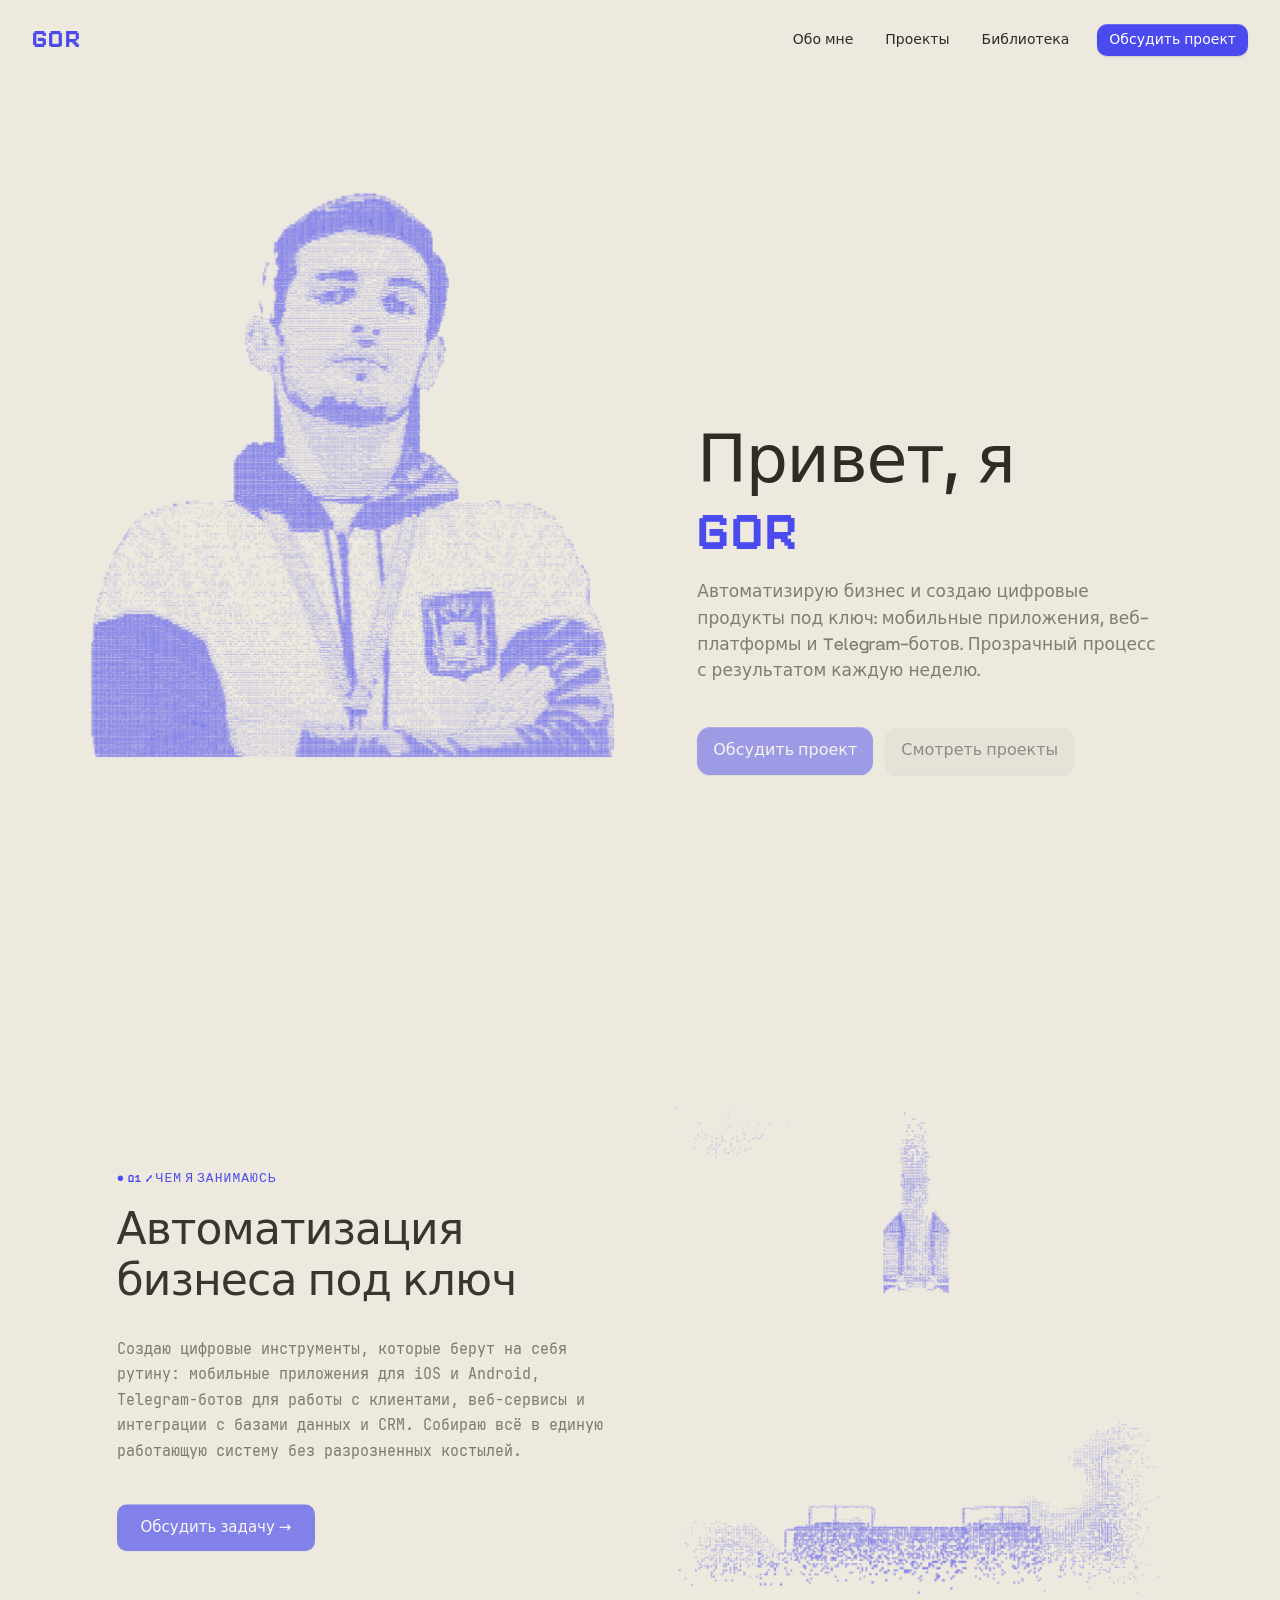
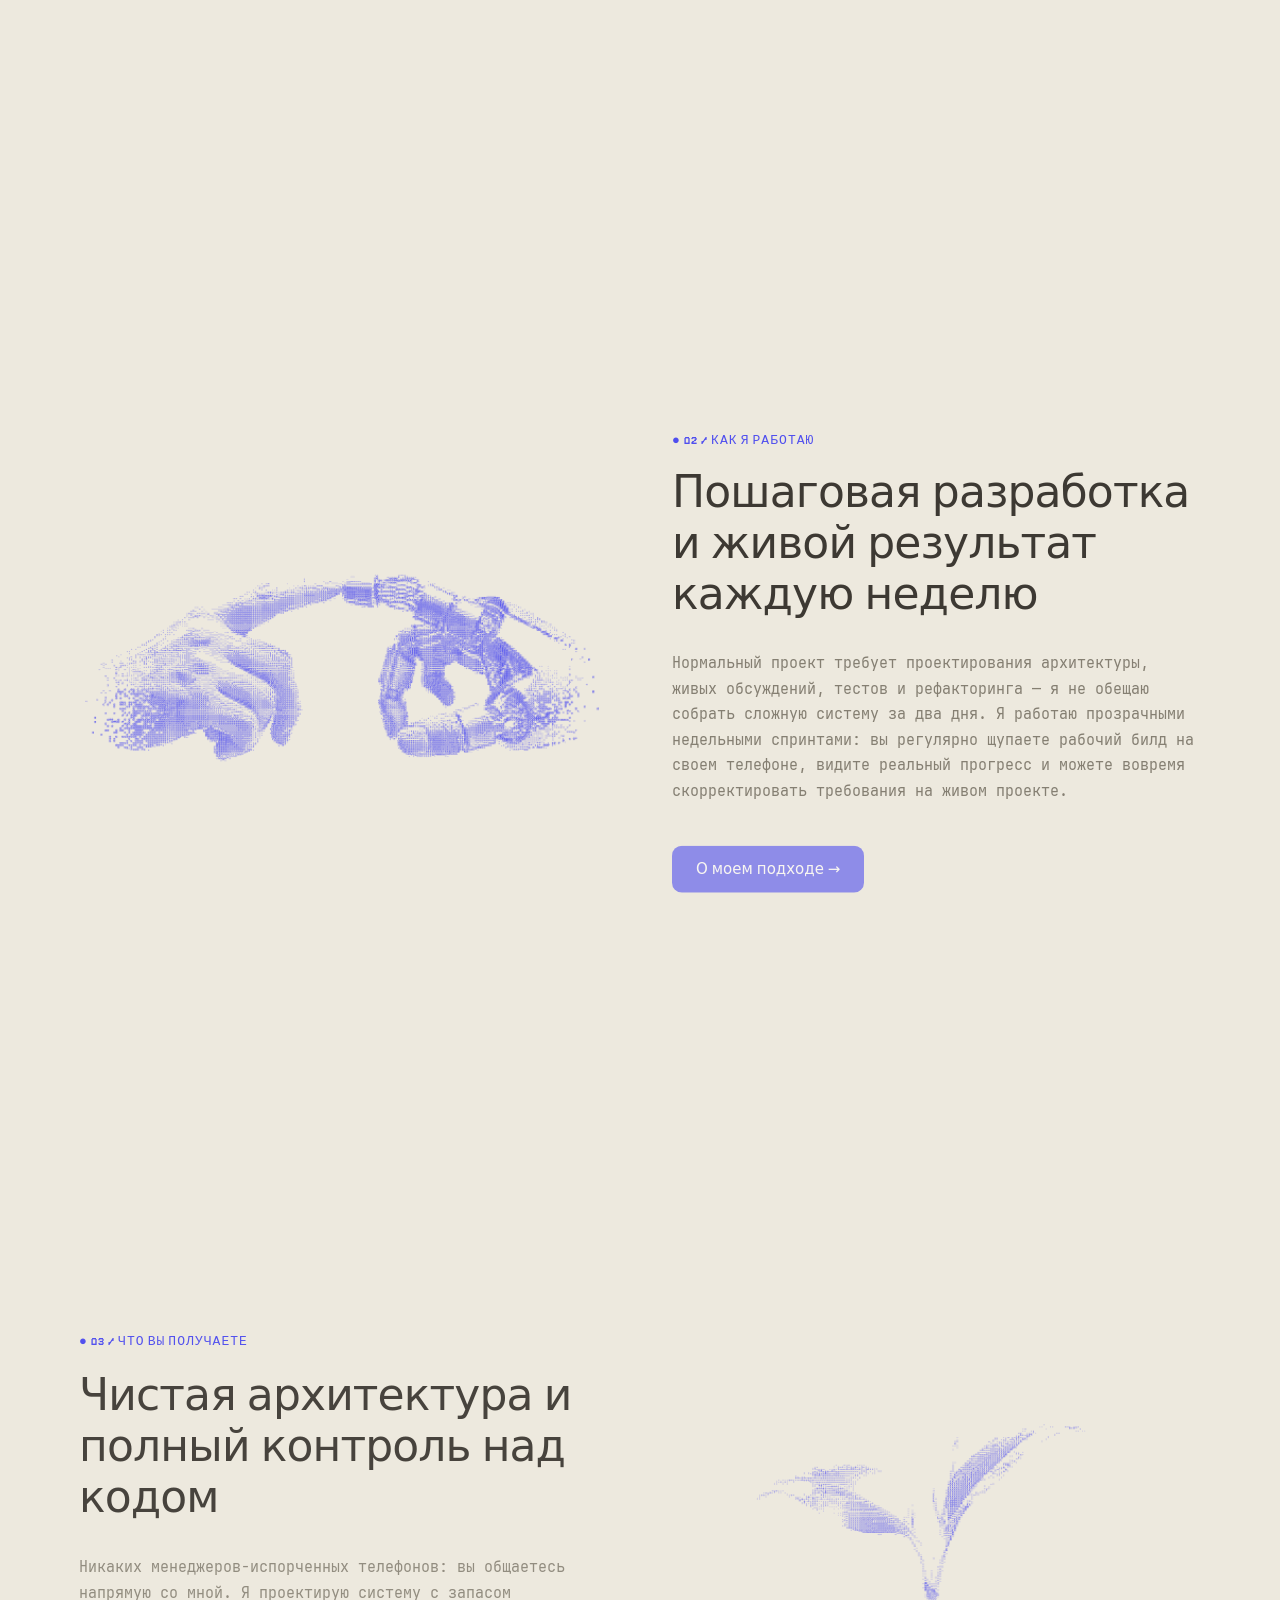
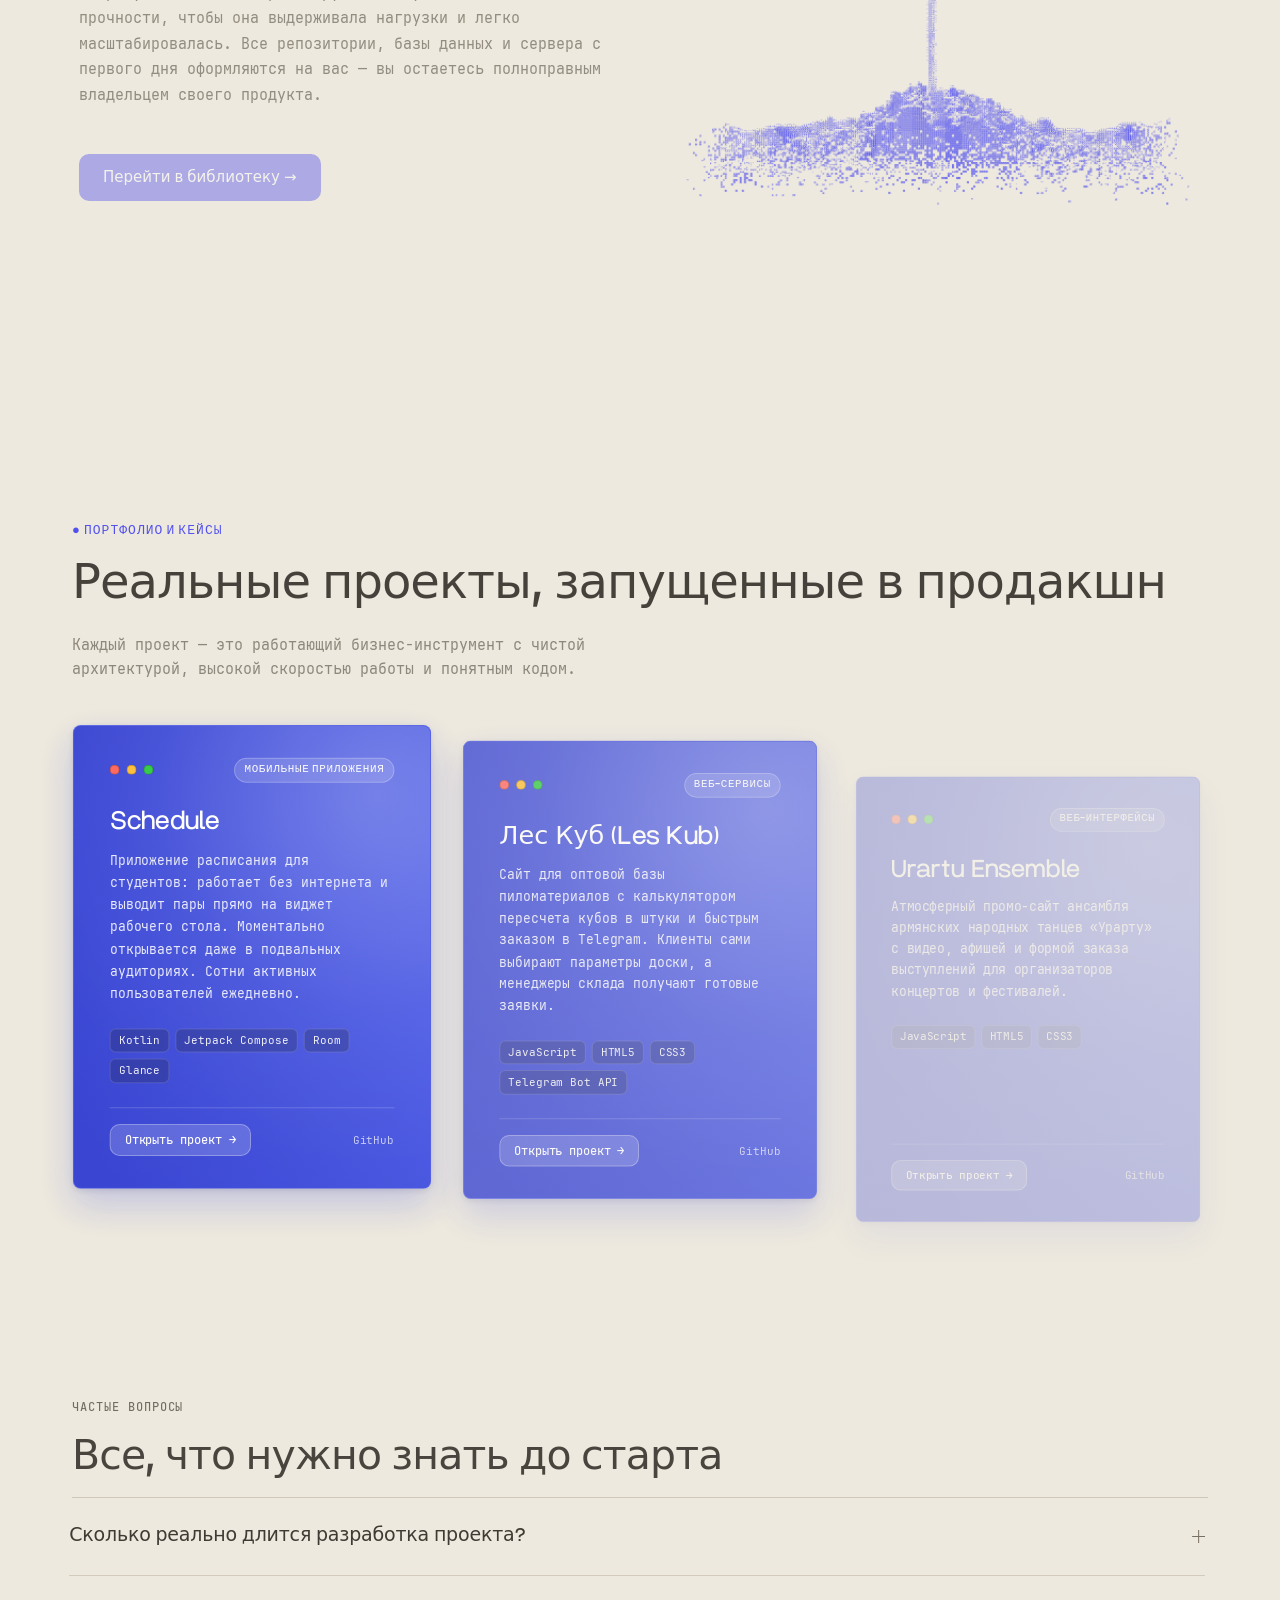
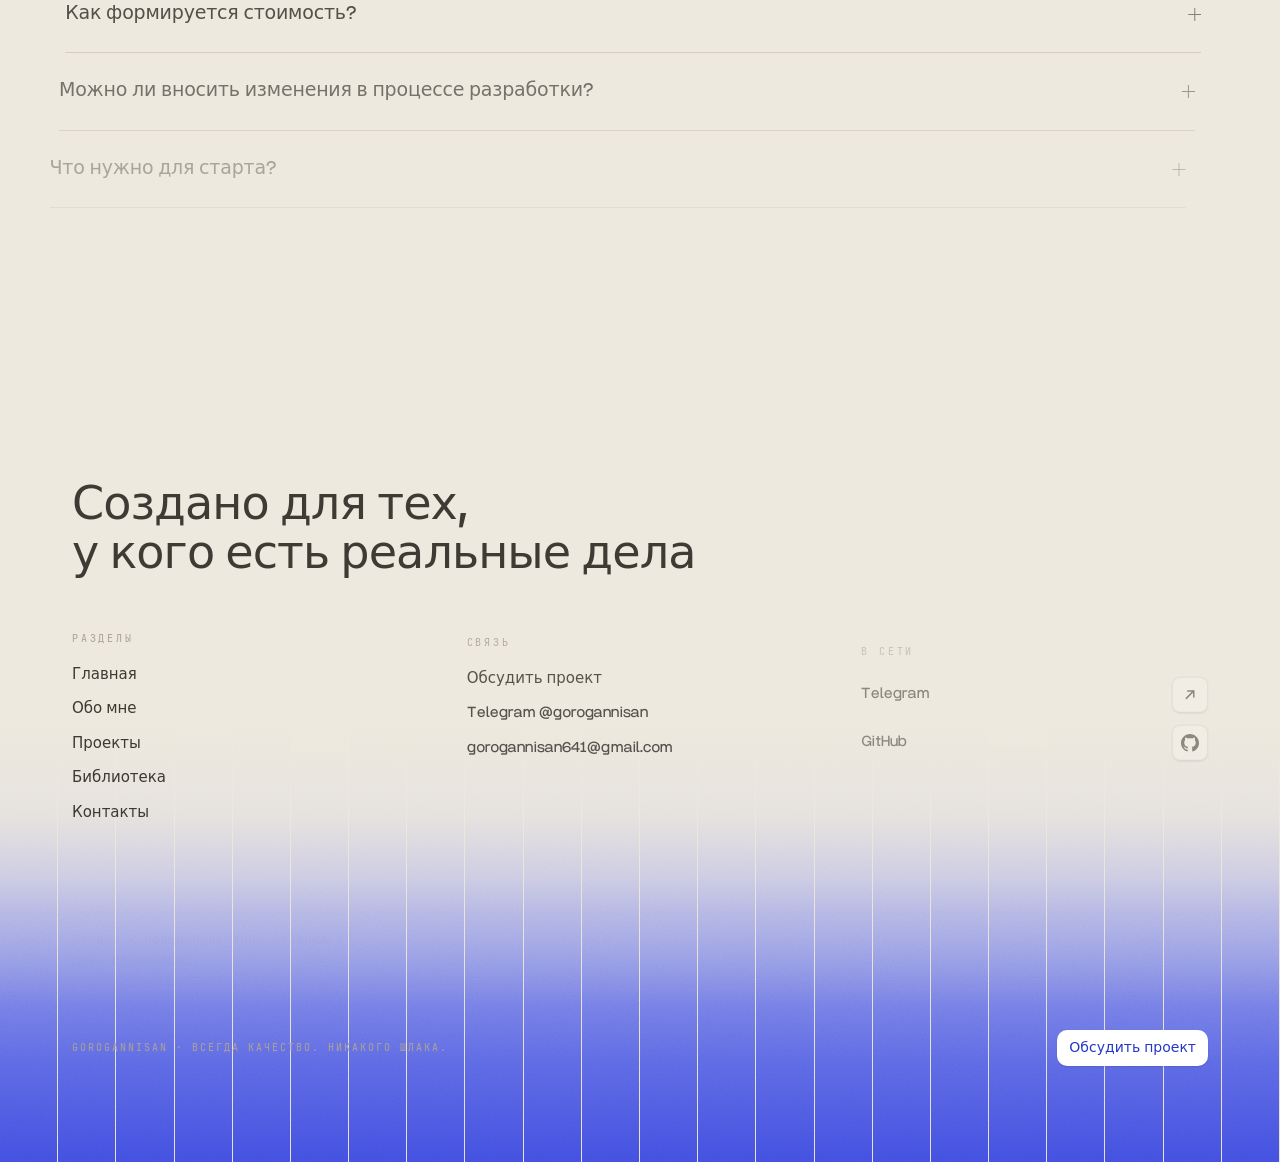
<file: index.html>
<!doctype html>
<html lang="ru">
<head>
<meta charset="UTF-8">
<meta name="viewport" content="width=device-width, initial-scale=1.0">
<title>gorogannisan — Личный сайт разработчика</title>
<meta name="description" content="Разработка цифровых продуктов и автоматизация бизнеса под ключ: мобильные приложения, Telegram-боты, веб-платформы. Прозрачный процесс с результатом каждую неделю.">
<meta name="author" content="Гор Оганнисян (gorogannisan)">
<link rel="icon" href="logo.svg" type="image/svg+xml">
<link rel="preload" href="fonts/pixeboy.woff2" as="font" type="font/woff2" crossorigin>
<link rel="preload" href="fonts/endless.ttf" as="font" type="font/ttf" crossorigin>
<link rel="preload" href="fonts/JetBrainsMono-Regular.woff2" as="font" type="font/woff2" crossorigin>
<link rel="stylesheet" href="style.css">
</head>
<body>

<nav aria-label="Primary" class="nv-nav">
<a class="nv-brand" href="index.html">gor</a>
<div class="nv-links">
<a class="nv-link" href="about.html">Обо мне</a>
<a class="nv-link" href="#projects">Проекты</a>
<a class="nv-link" href="library.html">Библиотека</a>
<a class="nv-link nv-link-cta" href="contact.html">Обсудить проект</a>
</div>
<details class="nv-menu">
<summary aria-controls="nv-orbs" aria-expanded="false" aria-label="Menu" class="nv-menu-toggle">
<svg aria-hidden="true" class="nv-menu-glyph" fill="none" stroke="currentColor" stroke-linecap="round" stroke-width="1.6" viewBox="0 0 16 16"><path class="nv-mg-a" d="M2.5 5.5h11"></path><path class="nv-mg-b" d="M2.5 10.5h11"></path></svg>
</summary>
<div class="nv-menu-panel" id="nv-orbs">
<ul class="nv-items">
<li><a class="nv-item" href="index.html"><svg aria-hidden="true" fill="none" stroke="currentColor" stroke-linecap="round" stroke-linejoin="round" stroke-width="1.8" viewBox="0 0 24 24"><path d="m3 9 9-7 9 7v11a2 2 0 0 1-2 2H5a2 2 0 0 1-2-2z"></path><polyline points="9 22 9 12 15 12 15 22"></polyline></svg><span>Главная</span></a></li>
<li><a class="nv-item" href="about.html"><svg aria-hidden="true" fill="none" stroke="currentColor" stroke-linecap="round" stroke-linejoin="round" stroke-width="1.8" viewBox="0 0 24 24"><path d="M20 21v-2a4 4 0 0 0-4-4H8a4 4 0 0 0-4 4v2"></path><circle cx="12" cy="7" r="4"></circle></svg><span>Обо мне</span></a></li>
<li><a class="nv-item" href="#projects"><svg aria-hidden="true" fill="none" stroke="currentColor" stroke-linecap="round" stroke-linejoin="round" stroke-width="1.8" viewBox="0 0 24 24"><polygon points="12 2 2 7 12 12 22 7 12 2"></polygon><polyline points="2 17 12 22 22 17"></polyline><polyline points="2 12 12 17 22 12"></polyline></svg><span>Проекты</span></a></li>
<li><a class="nv-item" href="library.html"><svg aria-hidden="true" fill="none" stroke="currentColor" stroke-linecap="round" stroke-linejoin="round" stroke-width="1.8" viewBox="0 0 24 24"><path d="M4 4.5h5.5A2.5 2.5 0 0 1 12 7v13a2 2 0 0 0-2-2H4z"></path><path d="M20 4.5h-5.5A2.5 2.5 0 0 0 12 7v13a2 2 0 0 1 2-2h6z"></path></svg><span>Библиотека</span></a></li>
</ul>
<div class="nv-drop-cta">
<a class="nv-drop-btn" href="contact.html">Обсудить проект</a>
</div>
</div>
</details>
</nav>

<main id="top">

<!-- HERO SECTION (100vh) -->
<section class="hr-hero gl gl-hero" id="hero">
<div class="wrap">
<div class="hr-grid">
<canvas aria-label="ASCII portrait of Gor" class="hr-canvas" data-src="portrait-grid.json" role="img" style="color: var(--indigo);"></canvas>
<div class="hr-copy">
<h1 class="hr-title"><span class="hr-lead">Привет, я</span> <b class="hr-wm" data-hr-wordmark="gor">gor</b></h1>
<p class="hr-sub">Автоматизирую бизнес и создаю цифровые продукты под ключ: мобильные приложения, веб-платформы и Telegram-ботов. <span class="hr-sub-b">Прозрачный процесс с результатом каждую неделю.</span></p>
<div class="hr-actions">
<a class="hr-btn hr-btn-solid" href="contact.html">Обсудить проект</a>
<a class="hr-btn hr-btn-soft" href="#projects">Смотреть проекты</a>
</div>
</div>
</div>
</div>
</section>

<!-- Item 1: Text Left, Rocket Right (100vh, NO UGLY STATS) -->
<section id="scale" class="fg-section-list">
<div class="wrap">
<div class="fg-row">
<div class="fg-row-text">
<span class="fg-row-kicker">● 01 / ЧЕМ Я ЗАНИМАЮСЬ</span>
<h2 class="fg-row-title">Автоматизация бизнеса под ключ</h2>
<p class="fg-row-desc">Создаю цифровые инструменты, которые берут на себя рутину: мобильные приложения для iOS и Android, Telegram-ботов для работы с клиентами, веб-сервисы и интеграции с базами данных и CRM. Собираю всё в единую работающую систему без разрозненных костылей.</p>
<a class="hr-btn hr-btn-solid" href="contact.html">Обсудить задачу →</a>
</div>
<div class="fg-row-visual">
<canvas class="fg-plate" data-src="plates/motion-rocket.json" data-fit="fill" aria-hidden="true"></canvas>
</div>
</div>
</div>
</section>

<!-- Item 2: Hands Left, Text Right (REVERSE, 100vh, MATURE TITLE) -->
<section id="lab" class="fg-section-list">
<div class="wrap">
<div class="fg-row fg-row-reverse">
<div class="fg-row-text">
<span class="fg-row-kicker">● 02 / КАК Я РАБОТАЮ</span>
<h2 class="fg-row-title">Пошаговая разработка и живой результат каждую неделю</h2>
<p class="fg-row-desc">Нормальный проект требует проектирования архитектуры, живых обсуждений, тестов и рефакторинга — я не обещаю собрать сложную систему за два дня. Я работаю прозрачными недельными спринтами: вы регулярно щупаете рабочий билд на своем телефоне, видите реальный прогресс и можете вовремя скорректировать требования на живом проекте.</p>
<a class="hr-btn hr-btn-solid" href="about.html">О моем подходе →</a>
</div>
<div class="fg-row-visual">
<canvas class="fg-plate" data-src="plates/motion-hands.json" data-fit="fill" aria-hidden="true"></canvas>
</div>
</div>
</div>
</section>

<!-- Item 3: Text Left, Crystal Right (100vh, MATURE TITLE) -->
<section id="fig-library" class="fg-section-list">
<div class="wrap">
<div class="fg-row">
<div class="fg-row-text">
<span class="fg-row-kicker">● 03 / ЧТО ВЫ ПОЛУЧАЕТЕ</span>
<h2 class="fg-row-title">Чистая архитектура и полный контроль над кодом</h2>
<p class="fg-row-desc">Никаких менеджеров-испорченных телефонов: вы общаетесь напрямую со мной. Я проектирую систему с запасом прочности, чтобы она выдерживала нагрузки и легко масштабировалась. Все репозитории, базы данных и сервера с первого дня оформляются на вас — вы остаетесь полноправным владельцем своего продукта.</p>
<a class="hr-btn hr-btn-solid" href="library.html">Перейти в библиотеку →</a>
</div>
<div class="fg-row-visual">
<canvas class="fg-plate" data-src="plates/motion-grow.json" data-fit="fill" aria-hidden="true"></canvas>
</div>
</div>
</div>
</section>

<!-- PROJECTS SECTION (100vh, REAL VERIFIED DATA) -->
<section id="projects" class="projects-section">
<div class="wrap">
<div class="projects-header">
<span class="projects-kicker">● ПОРТФОЛИО И КЕЙСЫ</span>
<h2 class="projects-title">Реальные проекты, запущенные в продакшн</h2>
<p class="projects-subtitle">Каждый проект — это работающий бизнес-инструмент с чистой архитектурой, высокой скоростью работы и понятным кодом.</p>
</div>

<div class="projects-grid">

<!-- Project 1: Schedule -->
<article class="project-card">
<div>
<div class="project-card-top">
<div class="project-card-dots">
<span class="project-dot project-dot-red"></span>
<span class="project-dot project-dot-yellow"></span>
<span class="project-dot project-dot-green"></span>
</div>
<span class="project-badge">МОБИЛЬНЫЕ ПРИЛОЖЕНИЯ</span>
</div>
<h3 class="project-title">Schedule</h3>
<p class="project-desc">Приложение расписания для студентов: работает без интернета и выводит пары прямо на виджет рабочего стола. Моментально открывается даже в подвальных аудиториях. Сотни активных пользователей ежедневно.</p>
<div class="project-tags">
<span class="project-tag">Kotlin</span>
<span class="project-tag">Jetpack Compose</span>
<span class="project-tag">Room</span>
<span class="project-tag">Glance</span>
</div>
</div>
<div class="project-card-bottom">
<a class="project-link" href="https://www.rustore.ru/catalog/app/app.what.schedule" target="_blank" rel="noopener">Открыть проект →</a>
<a class="project-extra-link" href="https://github.com/gorogannisan/schedule" target="_blank" rel="noopener">GitHub</a>
</div>
</article>

<!-- Project 2: Les Kub -->
<article class="project-card">
<div>
<div class="project-card-top">
<div class="project-card-dots">
<span class="project-dot project-dot-red"></span>
<span class="project-dot project-dot-yellow"></span>
<span class="project-dot project-dot-green"></span>
</div>
<span class="project-badge">ВЕБ-СЕРВИСЫ</span>
</div>
<h3 class="project-title">Лес Куб (Les Kub)</h3>
<p class="project-desc">Сайт для оптовой базы пиломатериалов с калькулятором пересчета кубов в штуки и быстрым заказом в Telegram. Клиенты сами выбирают параметры доски, а менеджеры склада получают готовые заявки.</p>
<div class="project-tags">
<span class="project-tag">JavaScript</span>
<span class="project-tag">HTML5</span>
<span class="project-tag">CSS3</span>
<span class="project-tag">Telegram Bot API</span>
</div>
</div>
<div class="project-card-bottom">
<a class="project-link" href="https://leskub.ru/" target="_blank" rel="noopener">Открыть проект →</a>
<a class="project-extra-link" href="https://github.com/gorogannisan/leskub" target="_blank" rel="noopener">GitHub</a>
</div>
</article>

<!-- Project 3: Urartu Ensemble -->
<article class="project-card">
<div>
<div class="project-card-top">
<div class="project-card-dots">
<span class="project-dot project-dot-red"></span>
<span class="project-dot project-dot-yellow"></span>
<span class="project-dot project-dot-green"></span>
</div>
<span class="project-badge">ВЕБ-ИНТЕРФЕЙСЫ</span>
</div>
<h3 class="project-title">Urartu Ensemble</h3>
<p class="project-desc">Атмосферный промо-сайт ансамбля армянских народных танцев «Урарту» с видео, афишей и формой заказа выступлений для организаторов концертов и фестивалей.</p>
<div class="project-tags">
<span class="project-tag">JavaScript</span>
<span class="project-tag">HTML5</span>
<span class="project-tag">CSS3</span>
</div>
</div>
<div class="project-card-bottom">
<a class="project-link" href="https://gorogannisan.site/urartu/" target="_blank" rel="noopener">Открыть проект →</a>
<a class="project-extra-link" href="https://github.com/gorogannisan/urartu" target="_blank" rel="noopener">GitHub</a>
</div>
</article>

</div>
</div>
</section>

<!-- FAQ SECTION -->
<section class="fq-wrap" id="faq">
<div class="wrap">
<div class="fq-head">
<span class="fq-eyebrow">Частые вопросы</span>
<h2 class="fq-h">Все, что нужно знать до старта</h2>
</div>
<div class="fq-list">

<details class="fq-item">
<summary class="fq-q"><span>Сколько реально длится разработка проекта?</span><span class="fq-x" aria-hidden="true"></span></summary>
<div class="fq-a"><p>От 3–4 недель для базовой системы, бота или MVP до 2–3 месяцев для комплексного приложения со сложным бэкендом. Я закладываю время на проектирование архитектуры, рефакторинг и тщательное тестирование, чтобы в прод не ушло сырое решение, которое сломается при первой нагрузке.</p></div>
</details>

<details class="fq-item">
<summary class="fq-q"><span>Как формируется стоимость?</span><span class="fq-x" aria-hidden="true"></span></summary>
<div class="fq-a"><p>Я оцениваю объем задач по понятным этапам или спринтам. Стоимость каждого этапа фиксируется до старта работ — никаких скрытых накруток, раздутых смет или неожиданных счетов в процессе.</p></div>
</details>

<details class="fq-item">
<summary class="fq-q"><span>Можно ли вносить изменения в процессе разработки?</span><span class="fq-x" aria-hidden="true"></span></summary>
<div class="fq-a"><p>Да. Я работаю недельными спринтами именно для того, чтобы вовремя корректировать курс. Вы видите рабочий результат каждую неделю на живом проекте и можете вносить уточнения по мере поступления обратной связи от рынка.</p></div>
</details>

<details class="fq-item">
<summary class="fq-q"><span>Что нужно для старта?</span><span class="fq-x" aria-hidden="true"></span></summary>
<div class="fq-a"><p>Достаточно описания вашей бизнес-задачи или текущей проблемы своими словами. Я сам задам правильные вопросы, помогу отсечь лишнее, выделю ключевой функционал и предложу надежную архитектуру.</p></div>
</details>

<details class="fq-item">
<summary class="fq-q"><span>Кому принадлежит код и что происходит после запуска?</span><span class="fq-x" aria-hidden="true"></span></summary>
<div class="fq-a"><p>100% прав на исходный код, базы данных, сервера и аккаунты принадлежат вам с первого дня. После релиза я даю гарантийный период на стабильность работы, а дальше могу поддерживать проект по спринтам или передать его вашей команде — код чистый и документированный.</p></div>
</details>

</div>
</div>
</section>

</main>

<!-- PROFESSIONAL FOOTER -->
<!-- PROFESSIONAL FOOTER -->
<footer class="ft" id="footer">
<div aria-hidden="true" class="ft-sky">
<i style="--h:86%;--d:0s"></i>
<i style="--h:72%;--d:-7s"></i>
<i style="--h:95%;--d:-13s"></i>
<i style="--h:67%;--d:-3s"></i>
<i style="--h:79%;--d:-19s"></i>
<i style="--h:64%;--d:-9s"></i>
<i style="--h:91%;--d:-24s"></i>
<i style="--h:70%;--d:-5s"></i>
<i style="--h:100%;--d:-16s"></i>
<i style="--h:66%;--d:-11s"></i>
<i style="--h:83%;--d:-21s"></i>
<i style="--h:74%;--d:-2s"></i>
<i style="--h:97%;--d:-14s"></i>
<i style="--h:68%;--d:-8s"></i>
<i style="--h:88%;--d:-26s"></i>
<i style="--h:76%;--d:-4s"></i>
<i style="--h:93%;--d:-18s"></i>
<i style="--h:65%;--d:-12s"></i>
<i style="--h:90%;--d:-6s"></i>
<i style="--h:99%;--d:-22s"></i>
<i style="--h:81%;--d:-10s"></i>
<i style="--h:71%;--d:-15s"></i>
</div>
<div aria-hidden="true" class="ft-grain"></div>
<div class="wrap ft-in">
<h2 class="ft-h">Создано для тех,<br>у кого есть реальные дела</h2>
<div class="ft-cols">
<nav aria-label="Разделы" class="ft-col">
<span class="ft-lab">Разделы</span>
<a href="index.html">Главная</a>
<a href="about.html">Обо мне</a>
<a href="index.html#projects">Проекты</a>
<a href="library.html">Библиотека</a>
<a href="contact.html">Контакты</a>
</nav>
<div class="ft-col">
<span class="ft-lab">Связь</span>
<a href="contact.html">Обсудить проект</a>
<a href="https://t.me/gorogannisan" target="_blank" rel="noopener">Telegram @gorogannisan</a>
<a href="mailto:gorogannisan641@gmail.com">gorogannisan641@gmail.com</a>
</div>
<nav aria-label="В сети" class="ft-col ft-col-else">
<span class="ft-lab">В сети</span>
<a class="ft-el" data-press-nav="" href="https://t.me/gorogannisan" target="_blank" rel="noopener">
  <span class="ft-el-t">Telegram</span>
  <span class="ft-el-i"><svg aria-hidden="true" fill="none" stroke="currentColor" stroke-linecap="round" stroke-linejoin="round" stroke-width="2" viewBox="0 0 24 24"><path d="M7 17 17 7M9 7h8v8"></path></svg></span>
</a>
<a class="ft-el" data-press-nav="" href="https://github.com/gorogannisan" target="_blank" rel="noopener">
  <span class="ft-el-t">GitHub</span>
  <span class="ft-el-i"><svg aria-hidden="true" viewBox="0 0 24 24"><path d="M12 .297c-6.63 0-12 5.373-12 12 0 5.303 3.438 9.8 8.205 11.385.6.113.82-.258.82-.577 0-.285-.01-1.04-.015-2.04-3.338.724-4.042-1.61-4.042-1.61C4.422 18.07 3.633 17.7 3.633 17.7c-1.087-.744.084-.729.084-.729 1.205.084 1.838 1.236 1.838 1.236 1.07 1.835 2.809 1.305 3.495.998.108-.776.417-1.305.76-1.605-2.665-.3-5.466-1.332-5.466-5.93 0-1.31.465-2.38 1.235-3.22-.135-.303-.54-1.523.105-3.176 0 0 1.005-.322 3.3 1.23.96-.267 1.98-.399 3-.405 1.02.006 2.04.138 3 .405 2.28-1.552 3.285-1.23 3.285-1.23.645 1.653.24 2.873.12 3.176.765.84 1.23 1.91 1.23 3.22 0 4.61-2.805 5.625-5.475 5.92.42.36.81 1.096.81 2.22 0 1.606-.015 2.896-.015 3.286 0 .315.21.69.825.57C20.565 22.092 24 17.592 24 12.297c0-6.627-5.373-12-12-12"></path></svg></span>
</a>
</nav>
<div class="ft-col ft-col-status">
<span class="ft-lab">Статус</span>
<p class="ft-p" style="font-family: var(--mono); font-size: 13px; color: var(--ink-2); line-height: 1.6; margin: 0;">Открыт к новым проектам. Отвечаю в день обращения.</p>
</div>
</div>
<div class="ft-foot">
<nav aria-label="Соцсети" class="ft-marks">
<a aria-label="Telegram" class="ft-el ft-mark" data-press-nav="" href="https://t.me/gorogannisan" target="_blank" rel="noopener">
  <span class="ft-el-i"><svg aria-hidden="true" fill="none" stroke="currentColor" stroke-linecap="round" stroke-linejoin="round" stroke-width="2" viewBox="0 0 24 24"><path d="M7 17 17 7M9 7h8v8"></path></svg></span>
</a>
<a aria-label="GitHub" class="ft-el ft-mark" data-press-nav="" href="https://github.com/gorogannisan" target="_blank" rel="noopener">
  <span class="ft-el-i"><svg aria-hidden="true" viewBox="0 0 24 24"><path d="M12 .297c-6.63 0-12 5.373-12 12 0 5.303 3.438 9.8 8.205 11.385.6.113.82-.258.82-.577 0-.285-.01-1.04-.015-2.04-3.338.724-4.042-1.61-4.042-1.61C4.422 18.07 3.633 17.7 3.633 17.7c-1.087-.744.084-.729.084-.729 1.205.084 1.838 1.236 1.838 1.236 1.07 1.835 2.809 1.305 3.495.998.108-.776.417-1.305.76-1.605-2.665-.3-5.466-1.332-5.466-5.93 0-1.31.465-2.38 1.235-3.22-.135-.303-.54-1.523.105-3.176 0 0 1.005-.322 3.3 1.23.96-.267 1.98-.399 3-.405 1.02.006 2.04.138 3 .405 2.28-1.552 3.285-1.23 3.285-1.23.645 1.653.24 2.873.12 3.176.765.84 1.23 1.91 1.23 3.22 0 4.61-2.805 5.625-5.475 5.92.42.36.81 1.096.81 2.22 0 1.606-.015 2.896-.015 3.286 0 .315.21.69.825.57C20.565 22.092 24 17.592 24 12.297c0-6.627-5.373-12-12-12"></path></svg></span>
</a>
</nav>
<a class="ft-pill" href="contact.html">Обсудить проект</a>
<span class="ft-fine">gorogannisan · всегда качество. никакого шлака.</span>
</div>
</div>
</footer>

<script src="scripts/ascii-data.js"></script>
<script src="scripts/ascii.js"></script>
<script src="scripts/hero.js"></script>
<script src="scripts/figures.js"></script>
<script src="scripts/nav.js"></script>
<script src="scripts/calls.js"></script>
<script src="scripts/press.js"></script>
<script src="scripts/mount-ascii.js"></script>
<script src="scripts/gsap.min.js"></script>
<script src="scripts/ScrollTrigger.min.js"></script>
<script src="scripts/scroll-animations.js"></script>
</body>
</html>
</file>
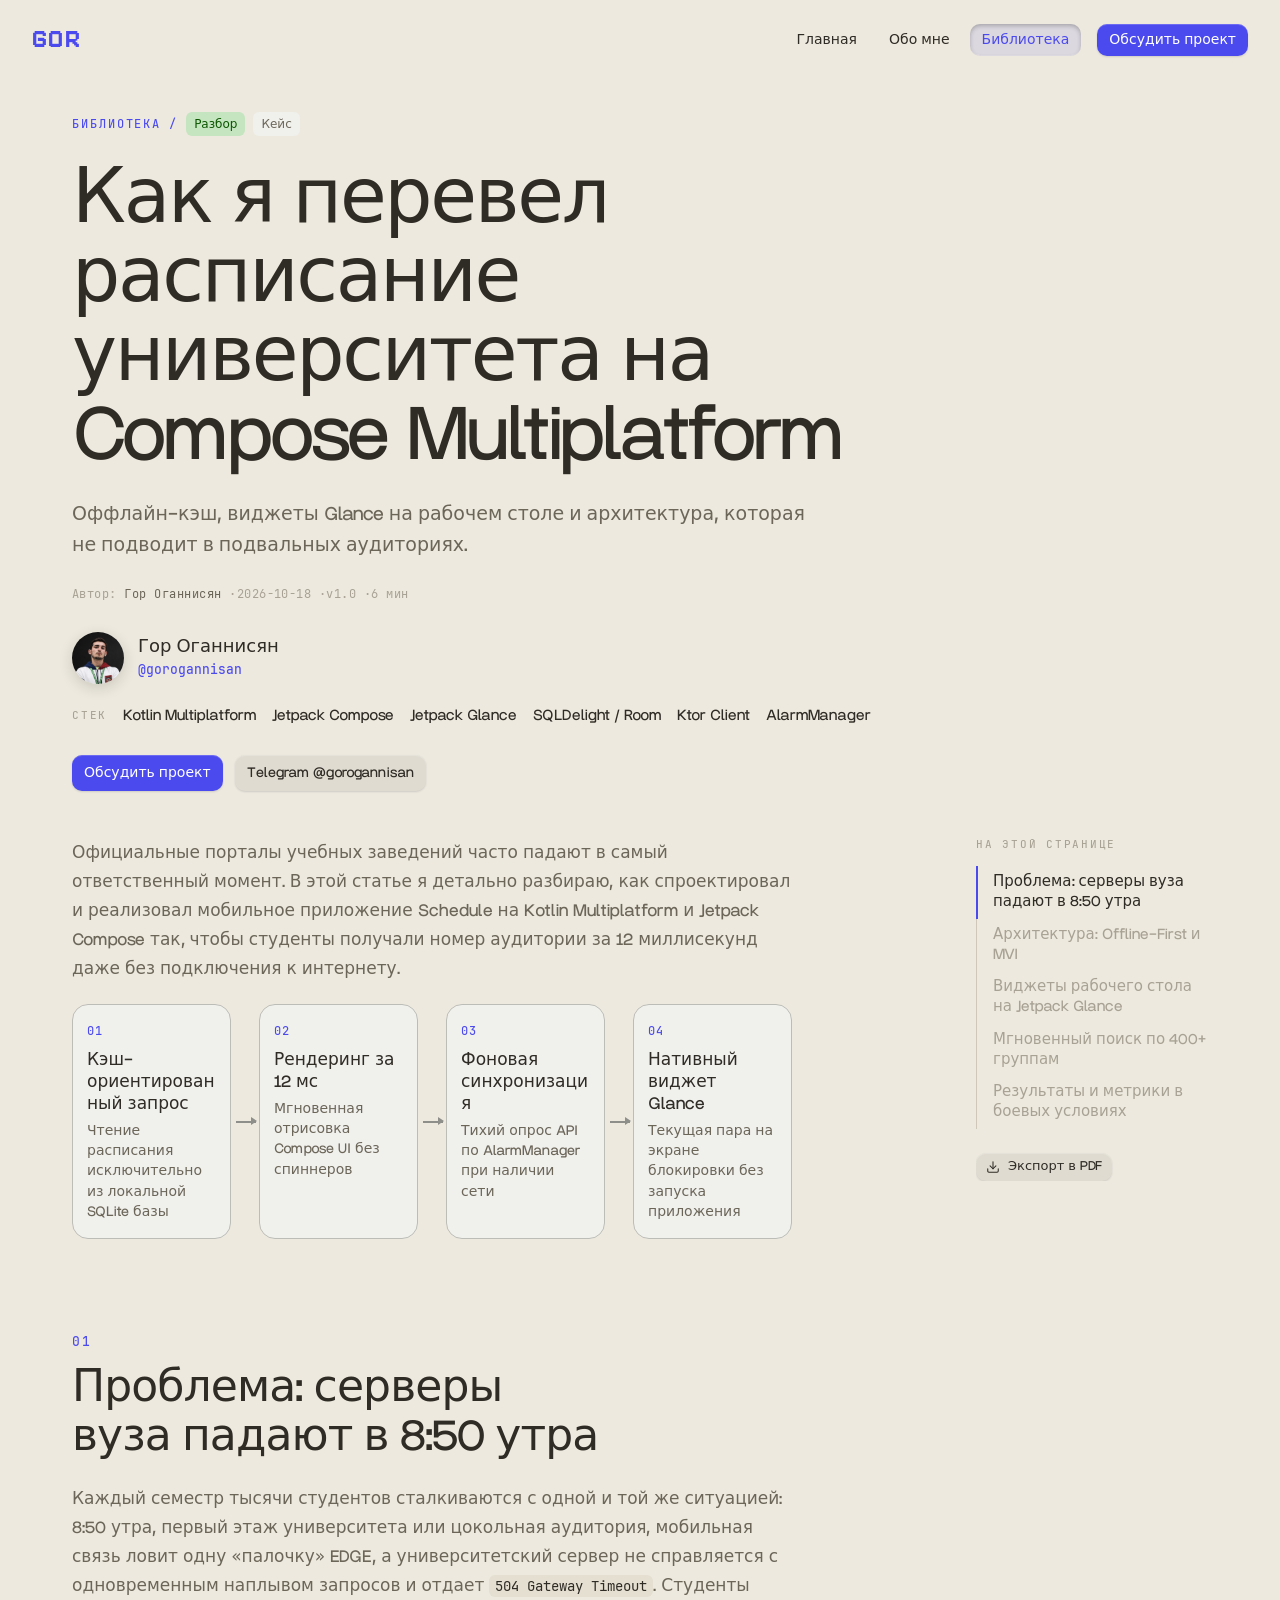
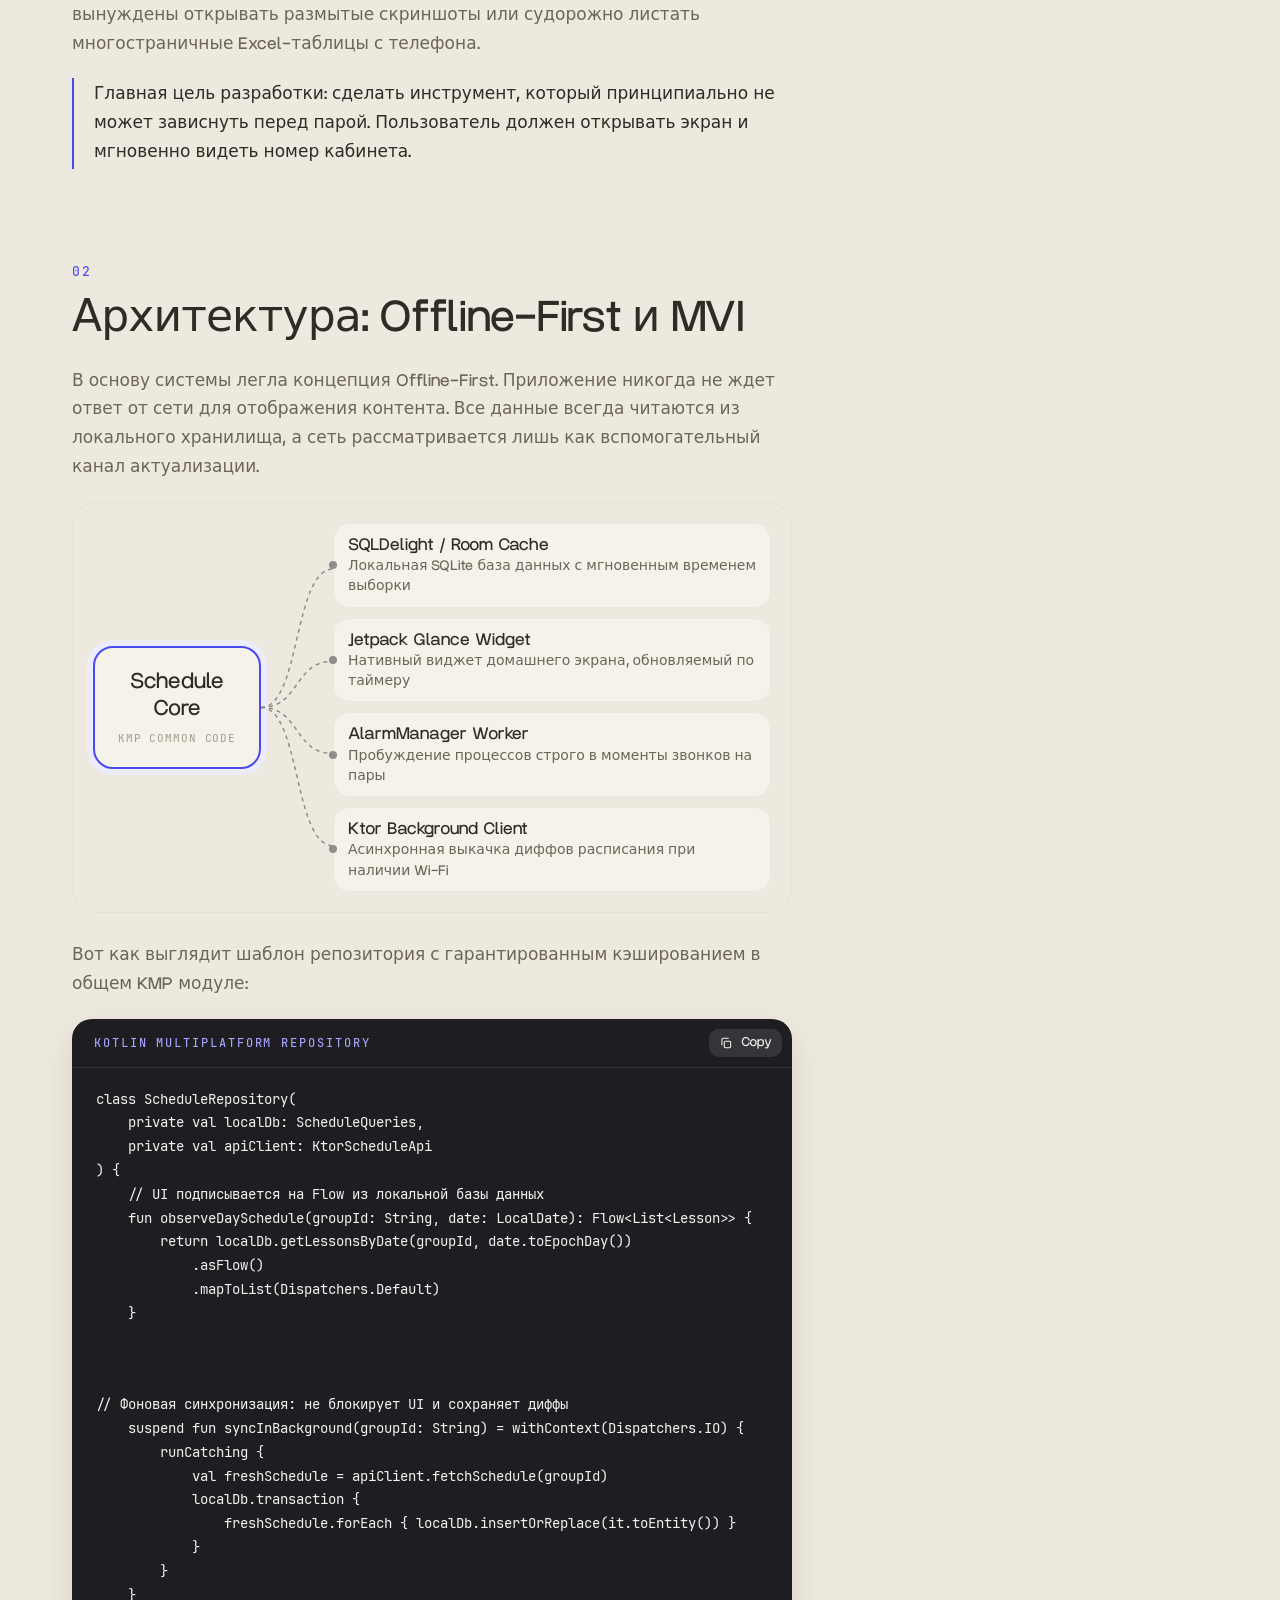
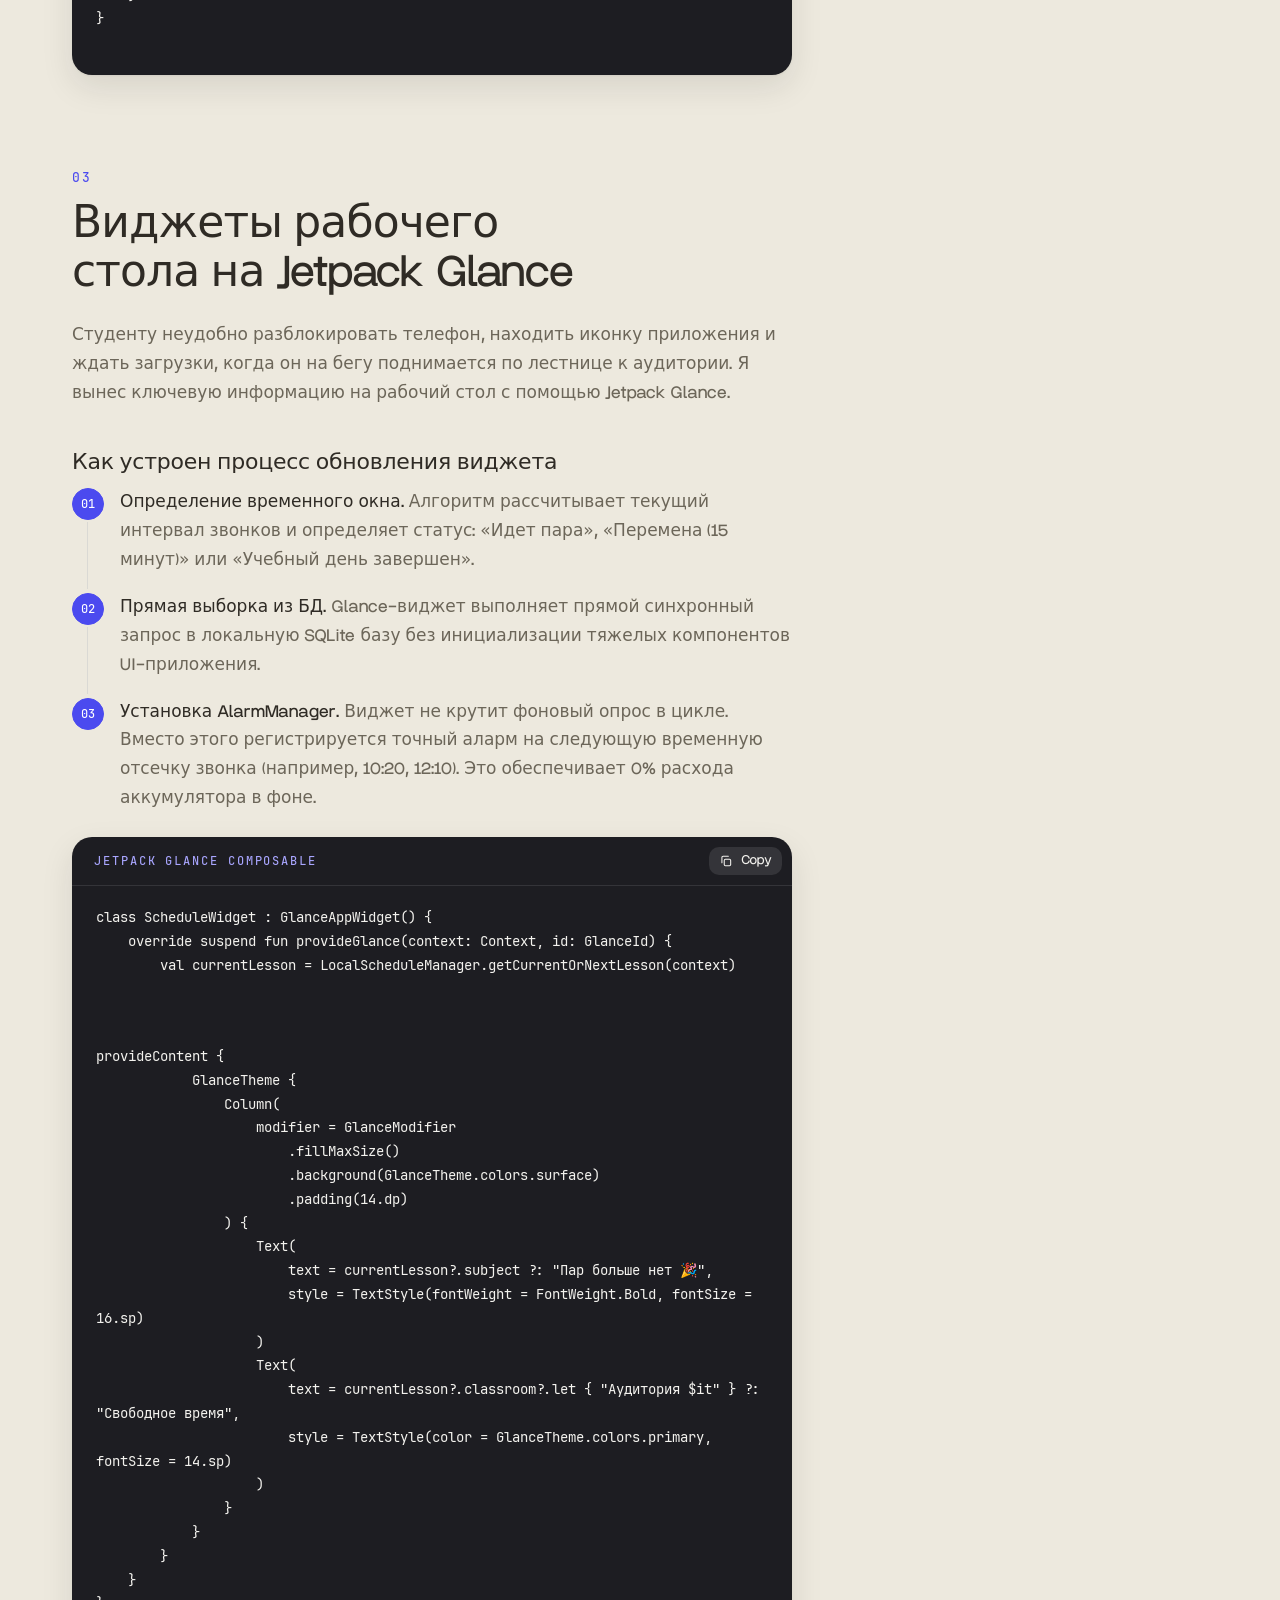
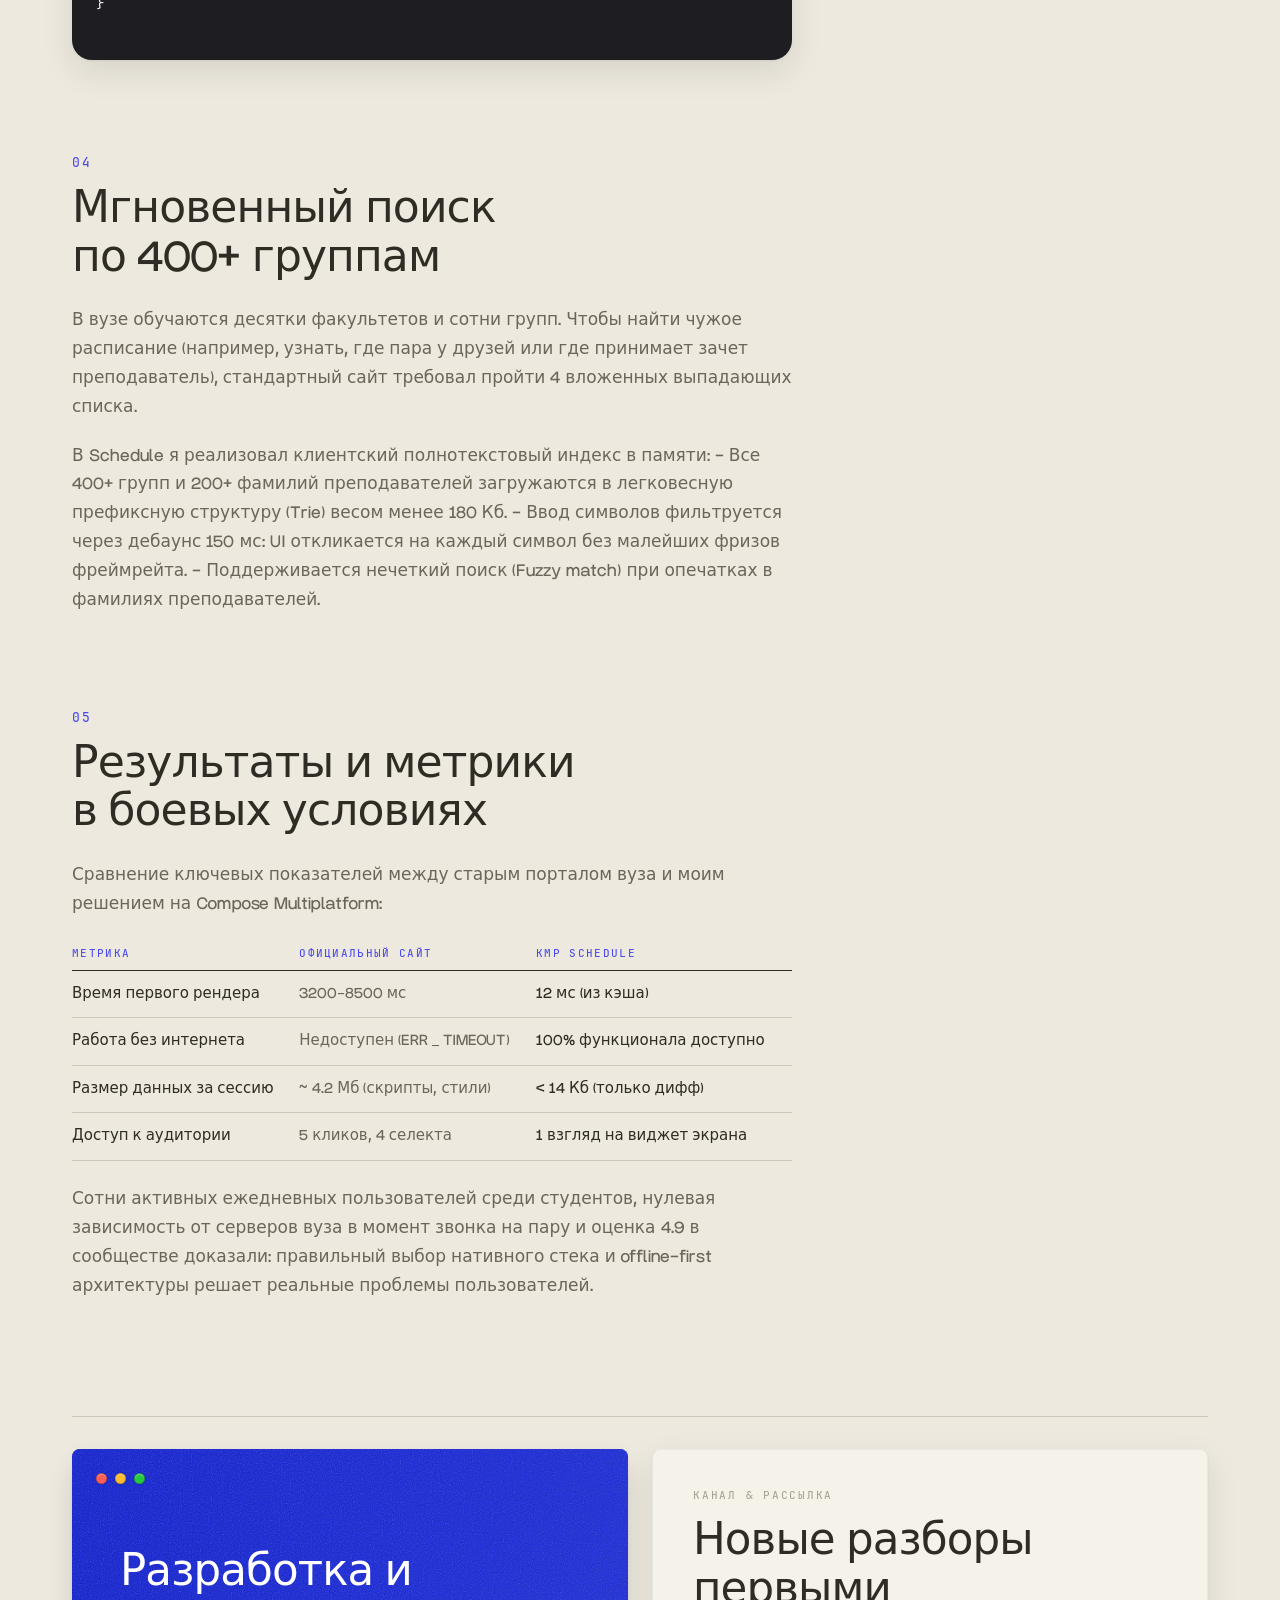
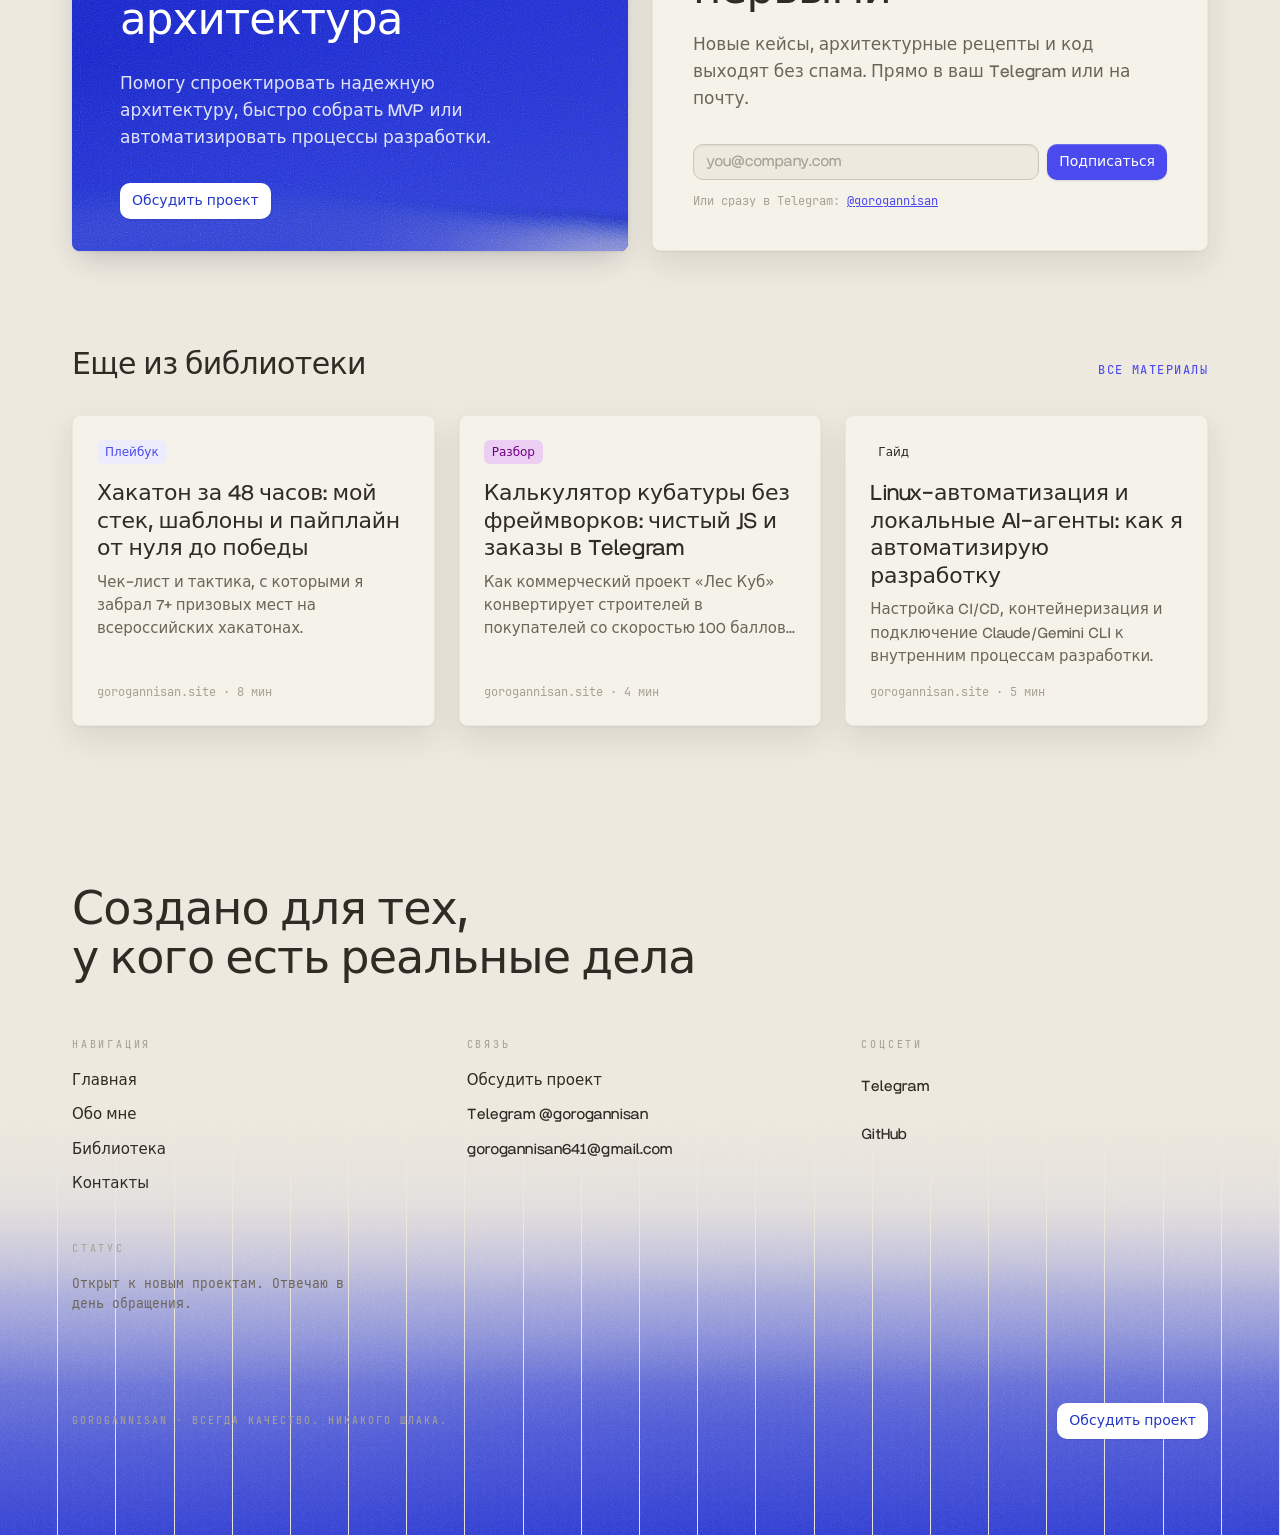
<file: article.html>
<!doctype html>
<html lang="ru">
<head>
<meta charset="UTF-8">
<meta name="viewport" content="width=device-width, initial-scale=1.0">
<meta name="color-scheme" content="light only">
<title>Статья | gorogannisan</title>
<link rel="icon" href="logo.svg" type="image/svg+xml">
<link rel="stylesheet" href="article-bundle.css">
</head>
<body>

<svg width="0" height="0" aria-hidden="true" focusable="false" style="position:absolute;pointer-events:none">
  <filter id="oj-liquid-a" x="-20%" y="-20%" width="140%" height="140%" color-interpolation-filters="sRGB">
    <feTurbulence type="fractalNoise" baseFrequency="0.0014 0.0031" numOctaves="2" seed="11" result="field">
      <animate attributeName="baseFrequency" dur="41s" begin="0s" repeatCount="indefinite" values="0.0014 0.0031; 0.0019 0.0024; 0.0010 0.0038; 0.0016 0.0028; 0.0014 0.0031"/>
    </feTurbulence>
    <feDisplacementMap in="SourceGraphic" in2="field" scale="150" xChannelSelector="R" yChannelSelector="G" result="wave">
      <animate attributeName="scale" dur="29s" repeatCount="indefinite" values="150; 194; 118; 168; 150"/>
    </feDisplacementMap>
    <feTurbulence type="fractalNoise" baseFrequency="0.0011 0.0022" numOctaves="2" seed="28" result="field2">
      <animate attributeName="baseFrequency" dur="53s" begin="0s" repeatCount="indefinite" values="0.0011 0.0022; 0.0014 0.0017; 0.0008 0.0027; 0.0012 0.0020; 0.0011 0.0022"/>
    </feTurbulence>
    <feDisplacementMap in="wave" in2="field2" scale="90" xChannelSelector="G" yChannelSelector="B" result="swell">
      <animate attributeName="scale" dur="37s" repeatCount="indefinite" values="90; 118; 72; 102; 90"/>
    </feDisplacementMap>
    <feTurbulence type="fractalNoise" baseFrequency="0.9" numOctaves="1" seed="11" stitchTiles="stitch" result="noise"/>
    <feColorMatrix in="noise" type="saturate" values="0" result="mono"/>
    <feComposite in="swell" in2="mono" operator="arithmetic" k1="0" k2="1" k3="0.34" k4="-0.17"/>
  </filter>

  <filter id="oj-footer" x="-15%" y="-15%" width="130%" height="130%" color-interpolation-filters="sRGB">
    <feTurbulence type="fractalNoise" baseFrequency="0.0011 0.0019" numOctaves="2" seed="53" result="field">
      <animate attributeName="baseFrequency" dur="59s" begin="0s" repeatCount="indefinite" values="0.0011 0.0019; 0.0014 0.0015; 0.0009 0.0023; 0.0011 0.0019"/>
    </feTurbulence>
    <feDisplacementMap in="SourceGraphic" in2="field" scale="44" xChannelSelector="R" yChannelSelector="G" result="soft">
      <animate attributeName="scale" dur="47s" repeatCount="indefinite" values="44; 58; 34; 44"/>
    </feDisplacementMap>
    <feTurbulence type="fractalNoise" baseFrequency="0.9" numOctaves="1" seed="53" stitchTiles="stitch" result="noise"/>
    <feColorMatrix in="noise" type="saturate" values="0" result="mono"/>
    <feComposite in="soft" in2="mono" operator="arithmetic" k1="0" k2="1" k3="0.26" k4="-0.13"/>
  </filter>

  <filter id="oj-liquid-b" x="-20%" y="-20%" width="140%" height="140%" color-interpolation-filters="sRGB">
    <feTurbulence type="fractalNoise" baseFrequency="0.0014 0.0031" numOctaves="2" seed="43" result="field">
      <animate attributeName="baseFrequency" dur="27s" begin="-9s" repeatCount="indefinite" values="0.0014 0.0031; 0.0019 0.0024; 0.0010 0.0038; 0.0016 0.0028; 0.0014 0.0031"/>
    </feTurbulence>
    <feDisplacementMap in="SourceGraphic" in2="field" scale="150" xChannelSelector="R" yChannelSelector="G" result="wave">
      <animate attributeName="scale" dur="29s" repeatCount="indefinite" values="150; 194; 118; 168; 150"/>
    </feDisplacementMap>
    <feTurbulence type="fractalNoise" baseFrequency="0.0011 0.0022" numOctaves="2" seed="60" result="field2">
      <animate attributeName="baseFrequency" dur="37s" begin="-14s" repeatCount="indefinite" values="0.0011 0.0022; 0.0014 0.0017; 0.0008 0.0027; 0.0012 0.0020; 0.0011 0.0022"/>
    </feTurbulence>
    <feDisplacementMap in="wave" in2="field2" scale="90" xChannelSelector="G" yChannelSelector="B" result="swell">
      <animate attributeName="scale" dur="37s" repeatCount="indefinite" values="90; 118; 72; 102; 90"/>
    </feDisplacementMap>
    <feTurbulence type="fractalNoise" baseFrequency="0.9" numOctaves="1" seed="43" stitchTiles="stitch" result="noise"/>
    <feColorMatrix in="noise" type="saturate" values="0" result="mono"/>
    <feComposite in="swell" in2="mono" operator="arithmetic" k1="0" k2="1" k3="0.34" k4="-0.17"/>
  </filter>
</svg>

<div id="app"></div>

<script src="articles/articles_raw.js"></script>
<script src="scripts/article-engine.js"></script>
<script>
(function() {
  var params = new URLSearchParams(window.location.search);
  var slug = params.get('id') || params.get('slug') || (window.location.hash ? window.location.hash.slice(1) : '');
  
  if (!slug && window.ARTICLES_RAW && window.ARTICLES_RAW.length) {
    slug = window.ARTICLES_RAW[0].slug;
  }
  
  window.ArticleEngine.loadAndMount('#app', slug);
})();
</script>
</body>
</html>
</file>
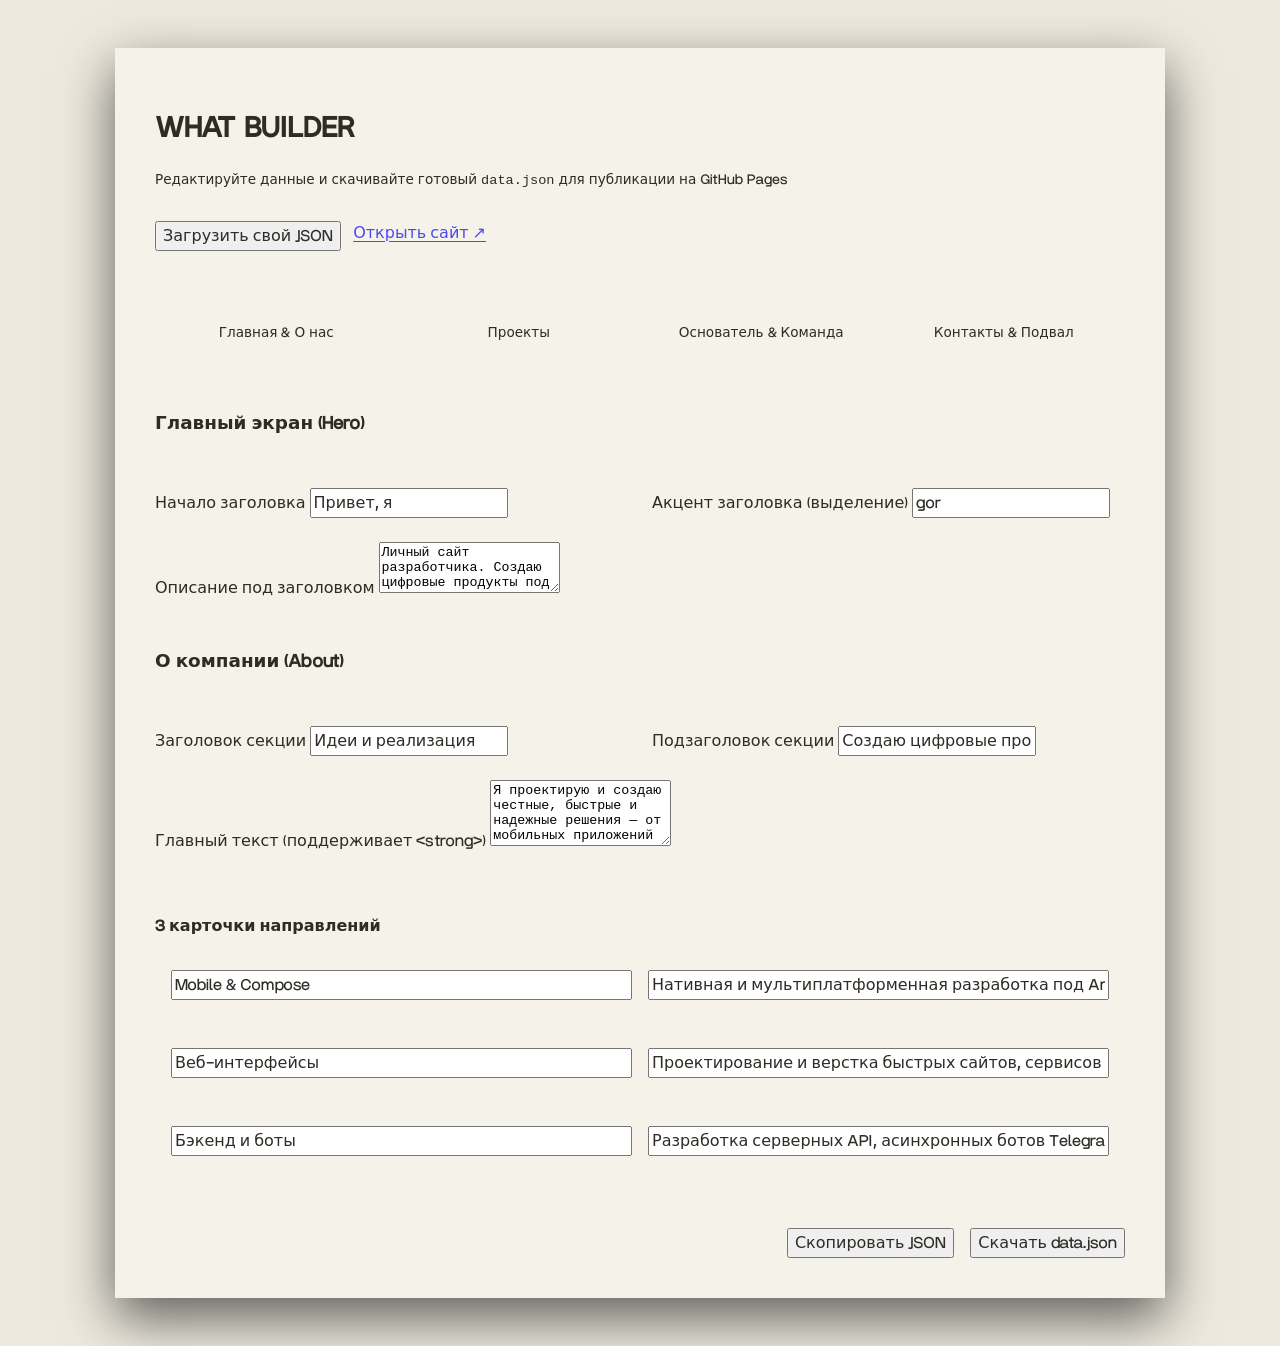
<file: builder.html>
<!DOCTYPE html>
<html lang="ru">

<head>
    <meta charset="UTF-8">
    <meta name="viewport" content="width=device-width, initial-scale=1.0">
    <title>WHAT Builder — Редактор контента</title>
    <link rel="stylesheet" href="style.css">
    <style>
        body {
            overflow-y: auto;
        }

        .builder-container {
            max-width: 1050px;
            margin: 3rem auto;
            padding: 2.5rem;
            background: var(--card);
            border: 1px solid var(--border);
            border-radius: var(--radius);
            position: relative;
            z-index: 10;
            box-shadow: 0 20px 50px rgba(0, 0, 0, 0.6);
        }

        .builder-header {
            display: flex;
            justify-content: space-between;
            align-items: center;
            border-bottom: 1px solid var(--border);
            padding-bottom: 1.5rem;
            margin-bottom: 2rem;
            gap: 1rem;
            flex-wrap: wrap;
        }

        .builder-title {
            font-size: 1.8rem;
            font-weight: 800;
        }

        .builder-title span {
            color: var(--accent);
        }

        .builder-tabs {
            display: flex;
            gap: 0.5rem;
            background: rgba(255, 255, 255, 0.02);
            border: 1px solid var(--border);
            padding: 4px;
            border-radius: var(--radius);
            margin-bottom: 2rem;
        }

        .tab-btn {
            flex: 1;
            background: none;
            border: none;
            color: var(--muted-foreground);
            padding: 0.75rem 1rem;
            font-family: var(--font-sans);
            font-weight: 500;
            font-size: 0.85rem;
            border-radius: calc(var(--radius) - 2px);
            cursor: pointer;
            transition: all var(--transition-fast);
        }

        .tab-btn.active {
            background: var(--foreground);
            color: var(--background);
        }

        .form-section {
            display: none;
        }

        .form-section.active {
            display: block;
        }

        .input-grid {
            display: grid;
            grid-template-columns: repeat(2, 1fr);
            gap: 1.5rem;
        }

        .full-width {
            grid-column: span 2;
        }

        .item-editor-card {
            background: rgba(255, 255, 255, 0.015);
            border: 1px solid var(--border);
            border-radius: var(--radius);
            padding: 1.75rem;
            margin-bottom: 1.5rem;
            position: relative;
        }

        .remove-btn {
            position: absolute;
            top: 1rem;
            right: 1rem;
            background: rgba(239, 68, 68, 0.1);
            border: 1px solid rgba(239, 68, 68, 0.2);
            color: #ef4444;
            width: 28px;
            height: 28px;
            border-radius: 50%;
            display: flex;
            align-items: center;
            justify-content: center;
            cursor: pointer;
        }

        .remove-btn:hover {
            background: #ef4444;
            color: #fff;
        }

        .action-bar {
            display: flex;
            justify-content: flex-end;
            gap: 1rem;
            border-top: 1px solid var(--border);
            padding-top: 1.5rem;
            margin-top: 2rem;
            flex-wrap: wrap;
        }

        .upload-row {
            display: flex;
            gap: 0.75rem;
            align-items: center;
        }

        .upload-row .form-input {
            flex: 1;
        }

        .toast {
            position: fixed;
            bottom: 2rem;
            right: 2rem;
            background: var(--card);
            border: 1px solid var(--accent);
            padding: 1rem 1.5rem;
            border-radius: var(--radius);
            z-index: 1000;
            box-shadow: 0 10px 30px rgba(0, 0, 0, 0.8);
            transform: translateY(100px);
            opacity: 0;
            transition: all var(--transition-normal);
        }

        .toast.show {
            transform: translateY(0);
            opacity: 1;
        }
    </style>
</head>

<body>

    <div class="ambient-glow"></div>
    <div class="background-grid"></div>

    <div class="builder-container">
        <div class="builder-header">
            <div>
                <h1 class="builder-title">WHAT <span>BUILDER</span></h1>
                <p style="font-size: 0.85rem; color: var(--muted-foreground);">Редактируйте данные и скачивайте готовый
                    <code>data.json</code> для публикации на GitHub Pages</p>
            </div>
            <div style="display: flex; gap: 0.75rem;">
                <input type="file" id="load-json-file" accept=".json" style="display: none;"
                    onchange="loadExistingJSON(this)">
                <button type="button" class="btn btn-outline"
                    onclick="document.getElementById('load-json-file').click()">Загрузить свой JSON</button>
                <a href="index.html" class="btn btn-outline">Открыть сайт ↗</a>
            </div>
        </div>

        <!-- Navigation Tabs -->
        <div class="builder-tabs">
            <button class="tab-btn active" data-target="tab-hero-about">Главная & О нас</button>
            <button class="tab-btn" data-target="tab-projects">Проекты</button>
            <button class="tab-btn" data-target="tab-founder-team">Основатель & Команда</button>
            <button class="tab-btn" data-target="tab-footer">Контакты & Подвал</button>
        </div>

        <form id="builder-form">
            <!-- SECTION 1: HERO & ABOUT -->
            <div class="form-section active" id="tab-hero-about">
                <div class="input-grid">
                    <h3 class="full-width"
                        style="font-size: 1.15rem; border-bottom: 1px solid var(--border); padding-bottom: 0.5rem;">
                        Главный экран (Hero)</h3>
                    <div class="form-group">
                        <label class="form-label" for="hero-slogan-start">Начало заголовка</label>
                        <input type="text" id="hero-slogan-start" class="form-input" required>
                    </div>
                    <div class="form-group">
                        <label class="form-label" for="hero-slogan-highlight">Акцент заголовка (выделение)</label>
                        <input type="text" id="hero-slogan-highlight" class="form-input" required>
                    </div>
                    <div class="form-group full-width">
                        <label class="form-label" for="hero-desc">Описание под заголовком</label>
                        <textarea id="hero-desc" class="form-input" rows="3" required></textarea>
                    </div>

                    <h3 class="full-width"
                        style="font-size: 1.15rem; margin-top: 1.5rem; border-bottom: 1px solid var(--border); padding-bottom: 0.5rem;">
                        О компании (About)</h3>
                    <div class="form-group">
                        <label class="form-label" for="about-title">Заголовок секции</label>
                        <input type="text" id="about-title" class="form-input" required>
                    </div>
                    <div class="form-group">
                        <label class="form-label" for="about-subtitle">Подзаголовок секции</label>
                        <input type="text" id="about-subtitle" class="form-input" required>
                    </div>
                    <div class="form-group full-width">
                        <label class="form-label" for="about-desc-huge">Главный текст (поддерживает
                            &lt;strong&gt;)</label>
                        <textarea id="about-desc-huge" class="form-input" rows="4" required></textarea>
                    </div>

                    <!-- Mini Cards -->
                    <div class="full-width" style="margin-top: 1rem;">
                        <h4 style="font-size: 1rem; margin-bottom: 1rem;">3 карточки направлений</h4>
                        <div style="display: flex; flex-direction: column; gap: 1rem;">
                            <div style="border: 1px solid var(--border); padding: 1rem; border-radius: var(--radius);">
                                <input type="hidden" id="about-card-num-0">
                                <div style="display: grid; grid-template-columns: 1fr 1fr; gap: 1rem;">
                                    <input type="text" id="about-card-title-0" class="form-input"
                                        placeholder="Заголовок 1" required>
                                    <input type="text" id="about-card-desc-0" class="form-input"
                                        placeholder="Описание 1" required>
                                </div>
                            </div>
                            <div style="border: 1px solid var(--border); padding: 1rem; border-radius: var(--radius);">
                                <input type="hidden" id="about-card-num-1">
                                <div style="display: grid; grid-template-columns: 1fr 1fr; gap: 1rem;">
                                    <input type="text" id="about-card-title-1" class="form-input"
                                        placeholder="Заголовок 2" required>
                                    <input type="text" id="about-card-desc-1" class="form-input"
                                        placeholder="Описание 2" required>
                                </div>
                            </div>
                            <div style="border: 1px solid var(--border); padding: 1rem; border-radius: var(--radius);">
                                <input type="hidden" id="about-card-num-2">
                                <div style="display: grid; grid-template-columns: 1fr 1fr; gap: 1rem;">
                                    <input type="text" id="about-card-title-2" class="form-input"
                                        placeholder="Заголовок 3" required>
                                    <input type="text" id="about-card-desc-2" class="form-input"
                                        placeholder="Описание 3" required>
                                </div>
                            </div>
                        </div>
                    </div>
                </div>
            </div>

            <!-- SECTION 2: PROJECTS -->
            <div class="form-section" id="tab-projects">
                <div style="display:flex; justify-content:space-between; align-items:center; margin-bottom:1.5rem;">
                    <h3 style="font-size: 1.25rem;">Список проектов</h3>
                    <button type="button" class="btn btn-outline" id="add-project-btn">+ Добавить проект</button>
                </div>
                <div id="projects-list-container"></div>
            </div>

            <!-- SECTION 3: FOUNDER & TEAM -->
            <div class="form-section" id="tab-founder-team">
                <div class="input-grid">
                    <h3 class="full-width"
                        style="font-size: 1.15rem; border-bottom: 1px solid var(--border); padding-bottom: 0.5rem;">
                        Основатель</h3>
                    <div class="form-group">
                        <label class="form-label" for="founder-name">Имя</label>
                        <input type="text" id="founder-name" class="form-input" required>
                    </div>
                    <div class="form-group">
                        <label class="form-label" for="founder-role">Должность</label>
                        <input type="text" id="founder-role" class="form-input" required>
                    </div>
                    <div class="form-group full-width">
                        <label class="form-label" for="founder-image">Фото основателя (URL или путь)</label>
                        <input type="text" id="founder-image" class="form-input"
                            placeholder="https://... или local-path.jpg">
                    </div>
                    <div class="form-group full-width">
                        <label class="form-label" for="founder-bio">Биография</label>
                        <textarea id="founder-bio" class="form-input" rows="4" required></textarea>
                    </div>
                </div>

                <div style="margin-top: 2rem;">
                    <div style="display:flex; justify-content:space-between; align-items:center; margin-bottom:1.5rem;">
                        <h3 style="font-size: 1.25rem;">Команда</h3>
                        <button type="button" class="btn btn-outline" id="add-member-btn">+ Добавить участника</button>
                    </div>
                    <div id="team-list-container"></div>
                </div>
            </div>

            <!-- SECTION 4: FOOTER -->
            <div class="form-section" id="tab-footer">
                <div class="input-grid">
                    <h3 class="full-width"
                        style="font-size: 1.15rem; border-bottom: 1px solid var(--border); padding-bottom: 0.5rem;">
                        Подвал и контакты</h3>
                    <div class="form-group">
                        <label class="form-label" for="footer-cta-start">Начало призыва</label>
                        <input type="text" id="footer-cta-start" class="form-input" required>
                    </div>
                    <div class="form-group">
                        <label class="form-label" for="footer-cta-highlight">Акцент призыва</label>
                        <input type="text" id="footer-cta-highlight" class="form-input" required>
                    </div>
                    <div class="form-group full-width">
                        <label class="form-label" for="footer-cta-desc">Текст под призывом</label>
                        <textarea id="footer-cta-desc" class="form-input" rows="2" required></textarea>
                    </div>
                    <div class="form-group">
                        <label class="form-label" for="footer-email">Email для связи</label>
                        <input type="email" id="footer-email" class="form-input" required>
                    </div>
                    <div class="form-group">
                        <label class="form-label" for="footer-copyright">Копирайт</label>
                        <input type="text" id="footer-copyright" class="form-input" required>
                    </div>
                </div>
            </div>

            <!-- ACTION BUTTONS -->
            <div class="action-bar">
                <button type="button" class="btn btn-outline" onclick="copyJSONToClipboard()">Скопировать JSON</button>
                <button type="submit" class="btn btn-primary">Скачать data.json</button>
            </div>
        </form>
    </div>

    <div class="toast" id="toast-notify">Готово!</div>

    <script>
        let currentConfig = null;

        // Tab Switching
        document.querySelectorAll('.tab-btn').forEach(btn => {
            btn.addEventListener('click', () => {
                document.querySelectorAll('.tab-btn').forEach(b => b.classList.remove('active'));
                document.querySelectorAll('.form-section').forEach(s => s.classList.remove('active'));
                btn.classList.add('active');
                document.getElementById(btn.getAttribute('data-target')).classList.add('active');
            });
        });

        // Load data.json on init
        fetch('data.json')
            .then(res => res.json())
            .then(data => {
                currentConfig = data;
                populateForm(data);
            })
            .catch(() => {
                // Sane default if fetch is blocked
                currentConfig = {
                    hero: {slogan_start: "Архитектура цифрового опыта.", slogan_highlight: "Инженерия без компромиссов.", description: "Описание..."},
                    about: {title: "Инженерия и эстетика", subtitle: "Подзаголовок", description_huge: "Описание", cards: [{num: "01", title: "T1", desc: "D1"}, {num: "02", title: "T2", desc: "D2"}, {num: "03", title: "T3", desc: "D3"}]},
                    projects: [],
                    founder: {name: "Architect", role: "Founder", image: "", bio: "Bio...", stats: [{value: "10", label: "Лет"}, {value: "50M", label: "Запросов"}, {value: "15", label: "Релизов"}]},
                    team: [],
                    footer: {cta_title_start: "Давайте создадим", cta_title_highlight: "что-то стоящее.", cta_description: "Контакты", contact_email: "hello@what.tech", copyright: "WHAT Technologies.", socials: [{name: "GitHub", url: "#"}, {name: "Telegram", url: "#"}]}
                };
                populateForm(currentConfig);
            });

        function populateForm(data) {
            document.getElementById('hero-slogan-start').value = data.hero.slogan_start || '';
            document.getElementById('hero-slogan-highlight').value = data.hero.slogan_highlight || '';
            document.getElementById('hero-desc').value = data.hero.description || '';

            document.getElementById('about-title').value = data.about.title || '';
            document.getElementById('about-subtitle').value = data.about.subtitle || '';
            document.getElementById('about-desc-huge').value = data.about.description_huge || '';

            (data.about.cards || []).forEach((c, idx) => {
                if (idx < 3) {
                    document.getElementById(`about-card-num-${idx}`).value = c.num;
                    document.getElementById(`about-card-title-${idx}`).value = c.title;
                    document.getElementById(`about-card-desc-${idx}`).value = c.desc;
                }
            });

            document.getElementById('founder-name').value = data.founder.name || '';
            document.getElementById('founder-role').value = data.founder.role || '';
            document.getElementById('founder-bio').value = data.founder.bio || '';
            document.getElementById('founder-image').value = data.founder.image || '';

            document.getElementById('footer-cta-start').value = data.footer.cta_title_start || '';
            document.getElementById('footer-cta-highlight').value = data.footer.cta_title_highlight || '';
            document.getElementById('footer-cta-desc').value = data.footer.cta_description || '';
            document.getElementById('footer-email').value = data.footer.contact_email || '';
            document.getElementById('footer-copyright').value = data.footer.copyright || '';

            renderProjectsList(data.projects || []);
            renderTeamList(data.team || []);
        }

        function renderProjectsList(projects) {
            const container = document.getElementById('projects-list-container');
            container.innerHTML = '';
            projects.forEach((proj, idx) => {
                const div = document.createElement('div');
                div.className = 'item-editor-card';
                div.innerHTML = `
                    <button type="button" class="remove-btn" onclick="removeProject(${idx})">×</button>
                    <div class="input-grid">
                        <div class="form-group">
                            <label class="form-label">Название проекта</label>
                            <input type="text" class="form-input" value="${proj.title}" oninput="currentConfig.projects[${idx}].title = this.value" required>
                        </div>
                        <div class="form-group">
                            <label class="form-label">Метка категории</label>
                            <input type="text" class="form-input" value="${proj.category_label || ''}" oninput="currentConfig.projects[${idx}].category_label = this.value" required>
                        </div>
                        <div class="form-group">
                            <label class="form-label">Категория</label>
                            <select class="form-input" onchange="currentConfig.projects[${idx}].category = this.value">
                                <option value="infra" ${proj.category === 'infra' ? 'selected' : ''}>Инфраструктура (infra)</option>
                                <option value="interfaces" ${proj.category === 'interfaces' ? 'selected' : ''}>Интерфейсы (interfaces)</option>
                                <option value="labs" ${proj.category === 'labs' ? 'selected' : ''}>Лаборатория (labs)</option>
                            </select>
                        </div>
                        <div class="form-group">
                            <label class="form-label">Стек технологий (через запятую)</label>
                            <input type="text" class="form-input" value="${(proj.tech || []).join(', ')}" oninput="currentConfig.projects[${idx}].tech = this.value.split(',').map(s=>s.trim()).filter(Boolean)">
                        </div>
                        <div class="form-group full-width">
                            <label class="form-label">Краткое описание</label>
                            <textarea class="form-input" rows="2" oninput="currentConfig.projects[${idx}].description = this.value">${proj.description || ''}</textarea>
                        </div>
                        <div class="form-group full-width">
                            <label class="form-label">Подробное описание (в модальном окне)</label>
                            <textarea class="form-input" rows="3" oninput="currentConfig.projects[${idx}].long_description = this.value">${proj.long_description || ''}</textarea>
                        </div>
                        <div class="form-group">
                            <label class="form-label">Ссылка на GitHub</label>
                            <input type="text" class="form-input" value="${proj.github_url || ''}" oninput="currentConfig.projects[${idx}].github_url = this.value">
                        </div>
                        <div class="form-group">
                            <label class="form-label">Ссылка на релиз/демо</label>
                            <input type="text" class="form-input" value="${proj.download_url || ''}" oninput="currentConfig.projects[${idx}].download_url = this.value">
                        </div>
                    </div>
                `;
                container.appendChild(div);
            });
        }

        function renderTeamList(team) {
            const container = document.getElementById('team-list-container');
            container.innerHTML = '';
            team.forEach((member, idx) => {
                const div = document.createElement('div');
                div.className = 'item-editor-card';
                div.innerHTML = `
                    <button type="button" class="remove-btn" onclick="removeMember(${idx})">×</button>
                    <div class="input-grid">
                        <div class="form-group">
                            <label class="form-label">Имя</label>
                            <input type="text" class="form-input" value="${member.name}" oninput="currentConfig.team[${idx}].name = this.value" required>
                        </div>
                        <div class="form-group">
                            <label class="form-label">Роль / Должность</label>
                            <input type="text" class="form-input" value="${member.role}" oninput="currentConfig.team[${idx}].role = this.value" required>
                        </div>
                        <div class="form-group full-width">
                            <label class="form-label">Описание</label>
                            <textarea class="form-input" rows="2" oninput="currentConfig.team[${idx}].description = this.value">${member.description || ''}</textarea>
                        </div>
                        <div class="form-group">
                            <label class="form-label">Telegram URL</label>
                            <input type="text" class="form-input" value="${member.telegram || ''}" oninput="currentConfig.team[${idx}].telegram = this.value">
                        </div>
                        <div class="form-group">
                            <label class="form-label">GitHub URL</label>
                            <input type="text" class="form-input" value="${member.github || ''}" oninput="currentConfig.team[${idx}].github = this.value">
                        </div>
                    </div>
                `;
                container.appendChild(div);
            });
        }

        window.removeProject = (idx) => {
            currentConfig.projects.splice(idx, 1);
            renderProjectsList(currentConfig.projects);
        };

        window.removeMember = (idx) => {
            currentConfig.team.splice(idx, 1);
            renderTeamList(currentConfig.team);
        };

        document.getElementById('add-project-btn').addEventListener('click', () => {
            currentConfig.projects.push({
                id: 'proj-' + Date.now(),
                category: 'infra',
                category_label: 'Инфраструктура',
                title: 'Новый проект',
                description: 'Описание проекта...',
                long_description: 'Подробное описание...',
                tech: ['TypeScript', 'Node.js'],
                screenshots: [],
                github_url: '',
                download_url: ''
            });
            renderProjectsList(currentConfig.projects);
        });

        document.getElementById('add-member-btn').addEventListener('click', () => {
            currentConfig.team.push({
                id: 'member-' + Date.now(),
                name: 'Имя',
                role: 'Разработчик',
                image: '',
                description: 'Описание обязанностей...',
                github: '',
                telegram: ''
            });
            renderTeamList(currentConfig.team);
        });

        // Load custom JSON file
        window.loadExistingJSON = (input) => {
            const file = input.files[0];
            if (!file) return;
            const reader = new FileReader();
            reader.onload = (e) => {
                try {
                    currentConfig = JSON.parse(e.target.result);
                    populateForm(currentConfig);
                    showToast('Файл JSON успешно загружен в редактор!');
                } catch (err) {
                    alert('Ошибка парсинга JSON файла.');
                }
            };
            reader.readAsText(file);
        };

        function collectConfigFromForm() {
            currentConfig.hero.slogan_start = document.getElementById('hero-slogan-start').value;
            currentConfig.hero.slogan_highlight = document.getElementById('hero-slogan-highlight').value;
            currentConfig.hero.description = document.getElementById('hero-desc').value;

            currentConfig.about.title = document.getElementById('about-title').value;
            currentConfig.about.subtitle = document.getElementById('about-subtitle').value;
            currentConfig.about.description_huge = document.getElementById('about-desc-huge').value;

            for (let i = 0; i < 3; i++) {
                if (currentConfig.about.cards[i]) {
                    currentConfig.about.cards[i].title = document.getElementById(`about-card-title-${i}`).value;
                    currentConfig.about.cards[i].desc = document.getElementById(`about-card-desc-${i}`).value;
                }
            }

            currentConfig.founder.name = document.getElementById('founder-name').value;
            currentConfig.founder.role = document.getElementById('founder-role').value;
            currentConfig.founder.bio = document.getElementById('founder-bio').value;
            currentConfig.founder.image = document.getElementById('founder-image').value;

            currentConfig.footer.cta_title_start = document.getElementById('footer-cta-start').value;
            currentConfig.footer.cta_title_highlight = document.getElementById('footer-cta-highlight').value;
            currentConfig.footer.cta_description = document.getElementById('footer-cta-desc').value;
            currentConfig.footer.contact_email = document.getElementById('footer-email').value;
            currentConfig.footer.copyright = document.getElementById('footer-copyright').value;

            return currentConfig;
        }

        // Form Submit -> Download data.json
        document.getElementById('builder-form').addEventListener('submit', (e) => {
            e.preventDefault();
            const config = collectConfigFromForm();
            const jsonStr = JSON.stringify(config, null, 4);

            const blob = new Blob([jsonStr], {type: 'application/json'});
            const url = URL.createObjectURL(blob);
            const a = document.createElement('a');
            a.href = url;
            a.download = 'data.json';
            document.body.appendChild(a);
            a.click();
            document.body.removeChild(a);
            URL.revokeObjectURL(url);

            showToast('data.json скачан! Замените им файл в корне проекта.');
        });

        window.copyJSONToClipboard = () => {
            const config = collectConfigFromForm();
            const jsonStr = JSON.stringify(config, null, 4);
            navigator.clipboard.writeText(jsonStr).then(() => {
                showToast('JSON скопирован в буфер обмена!');
            });
        };

        function showToast(msg) {
            const toast = document.getElementById('toast-notify');
            toast.textContent = msg;
            toast.classList.add('show');
            setTimeout(() => toast.classList.remove('show'), 3500);
        }
    </script>
</body>

</html>
</file>
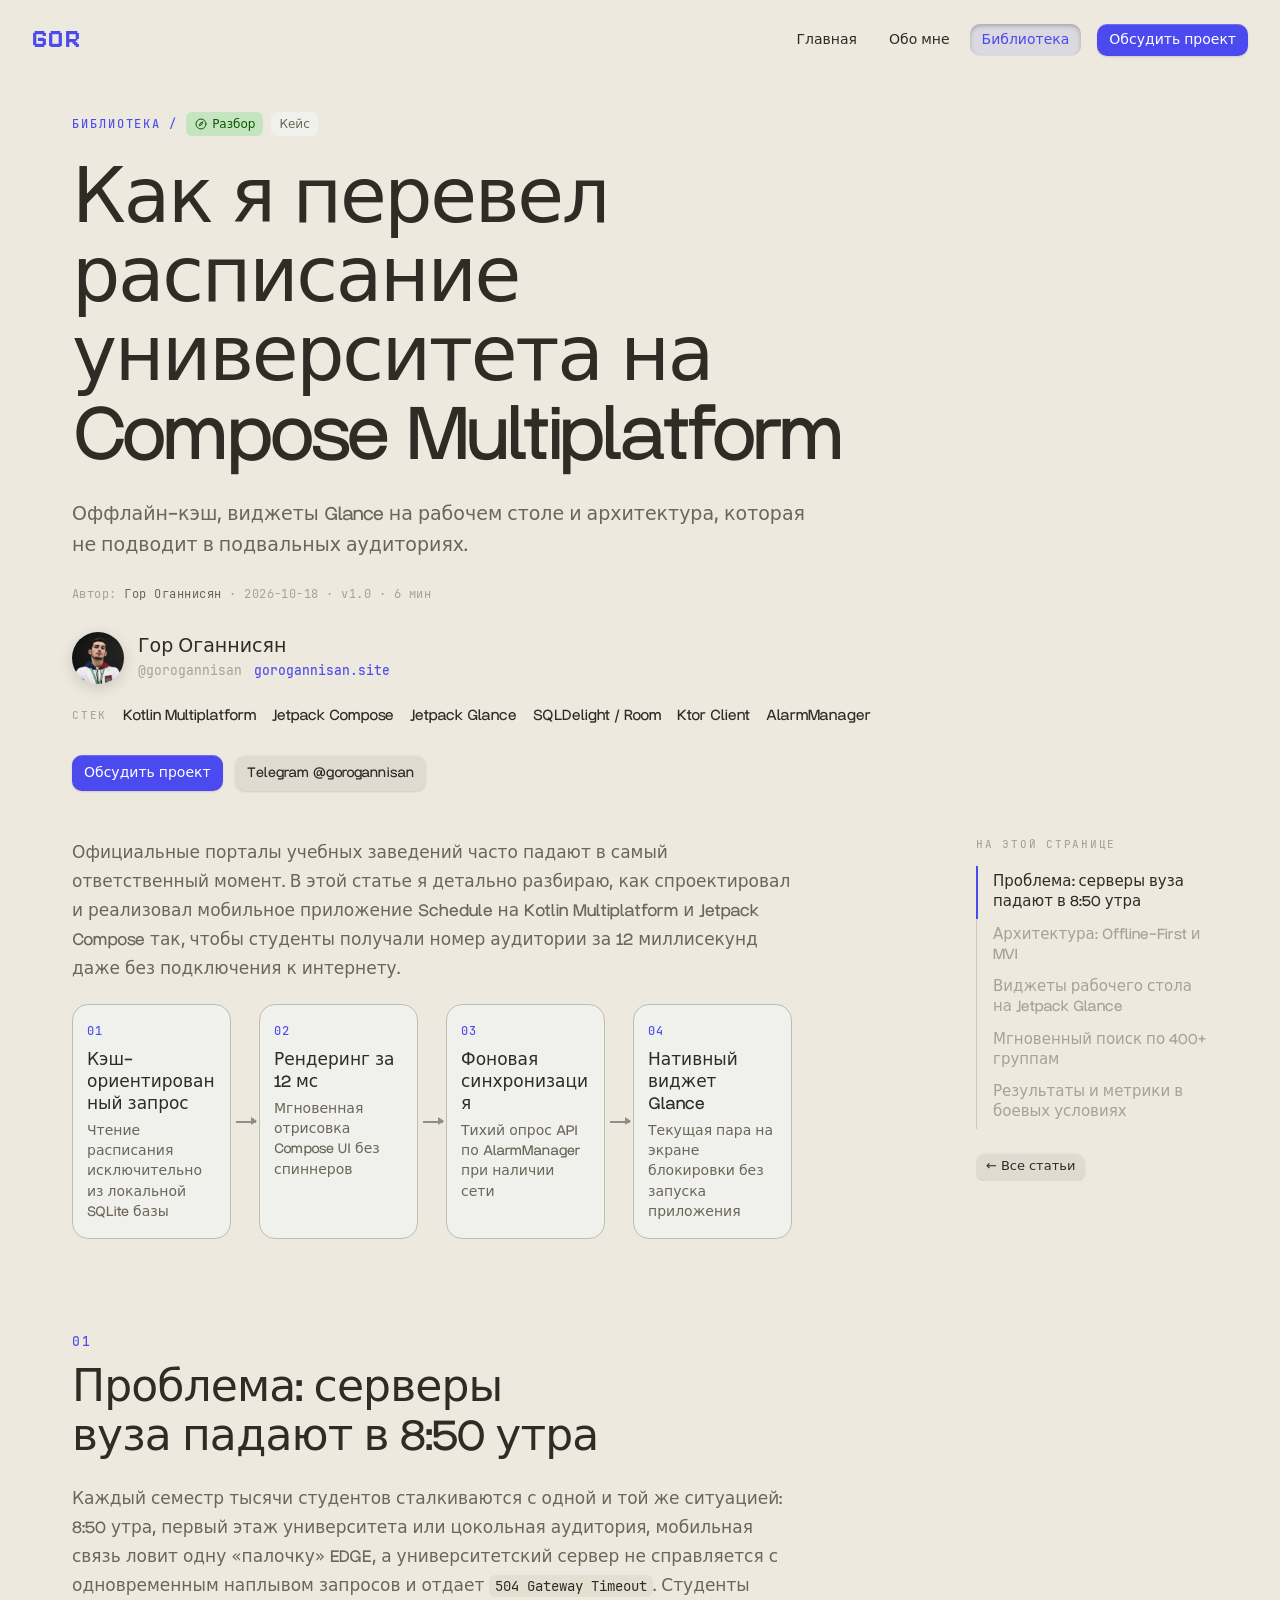
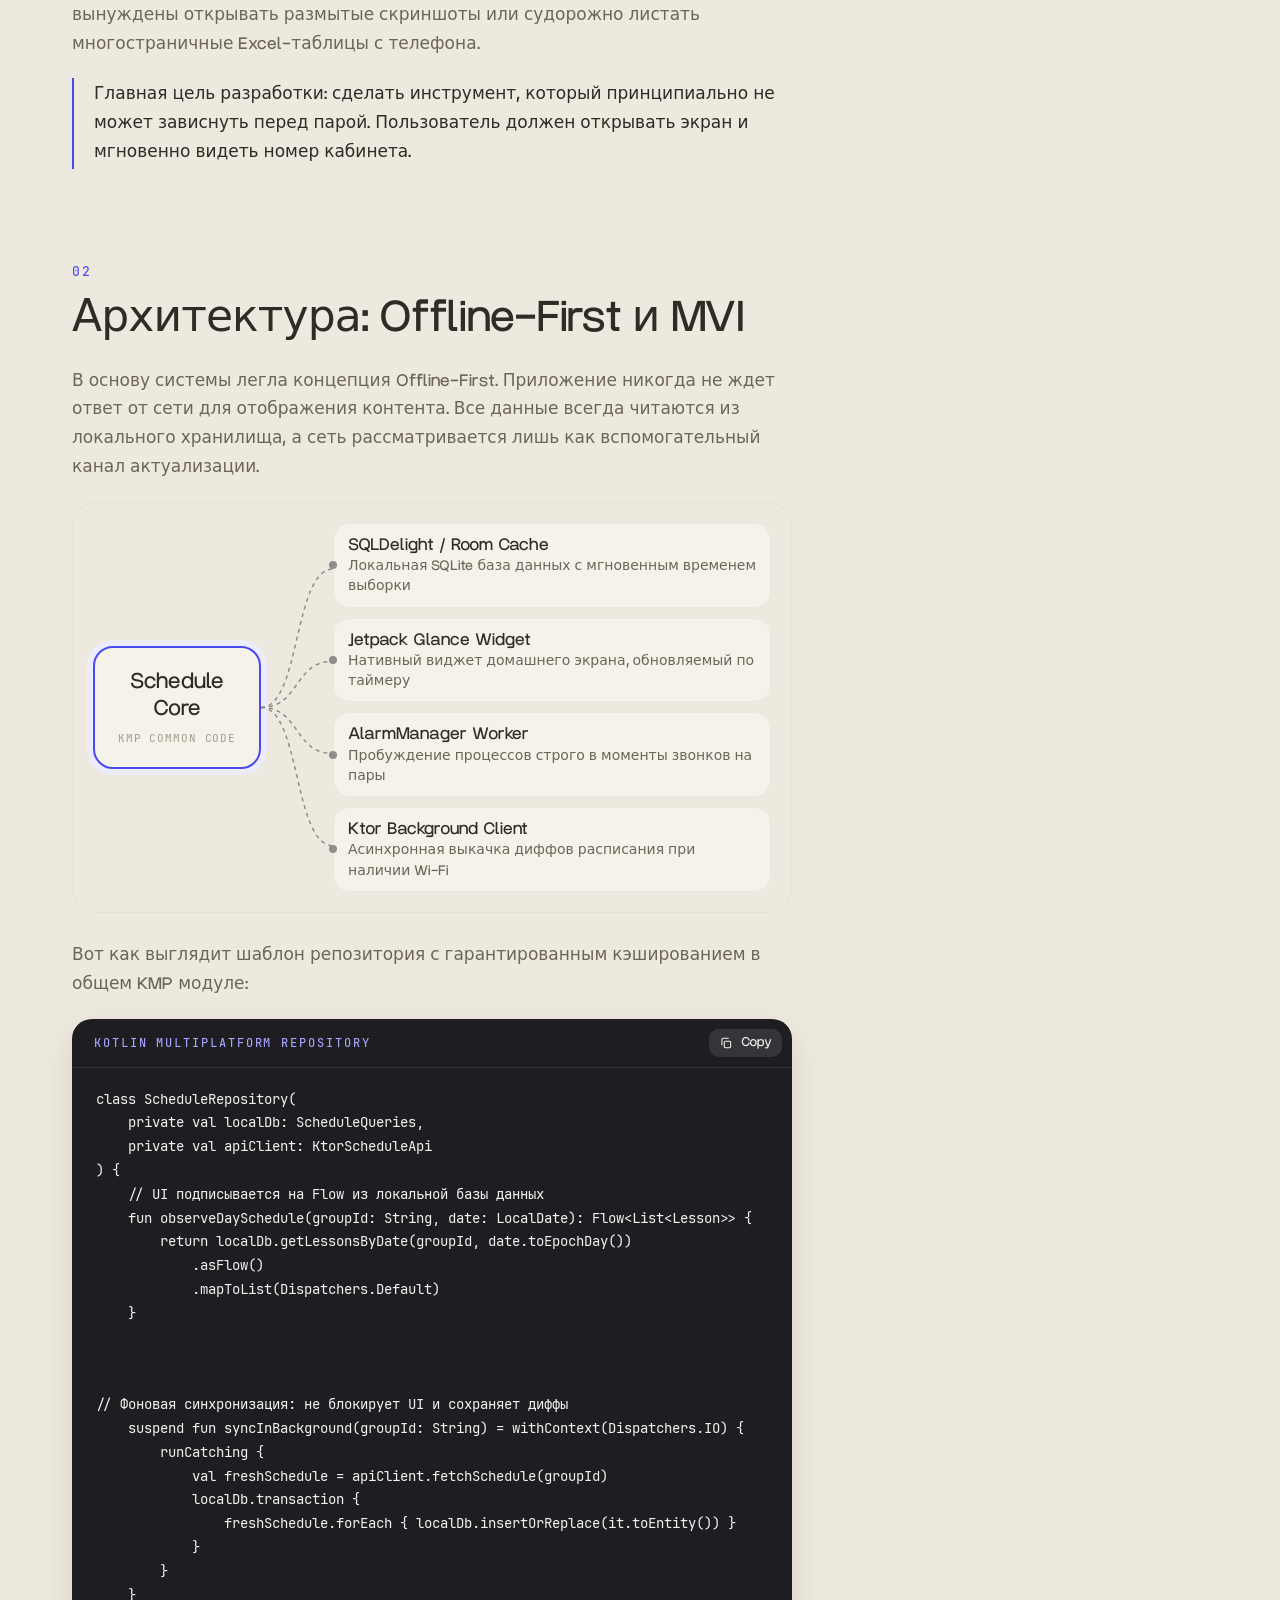
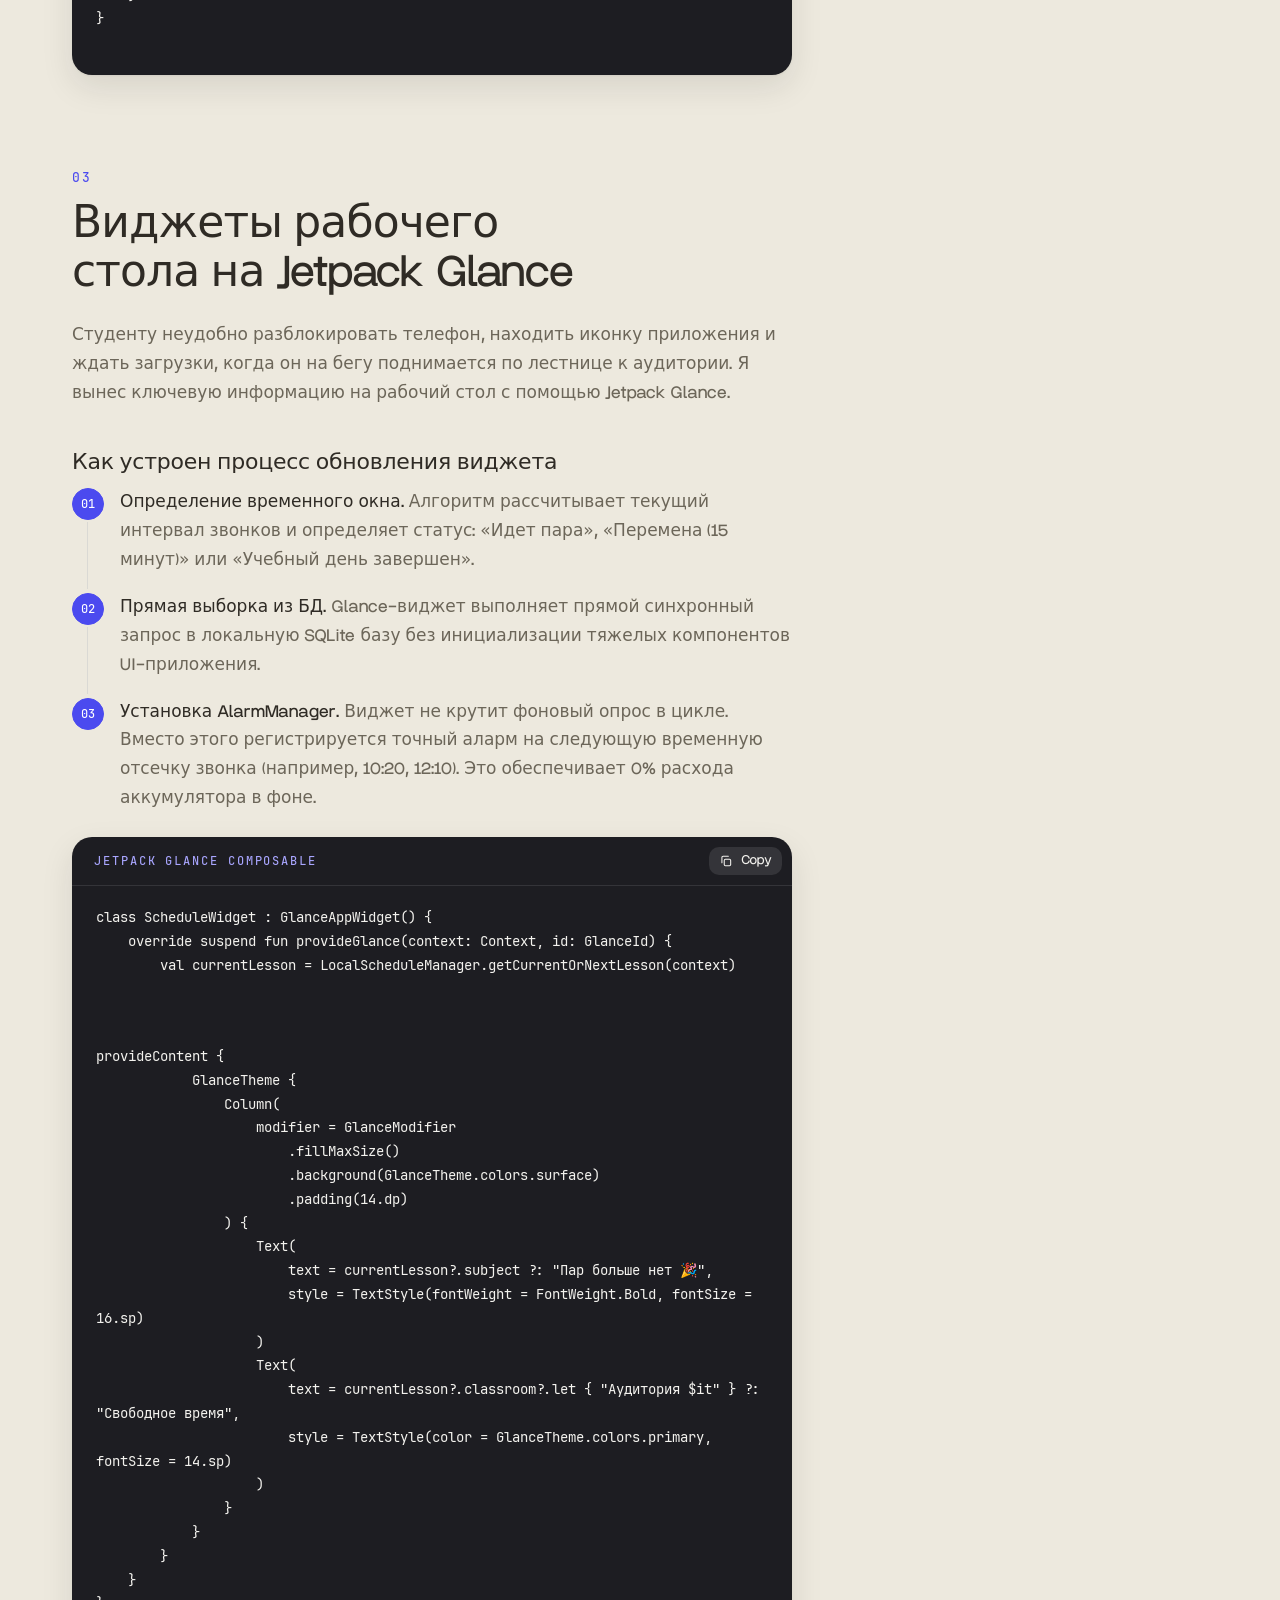
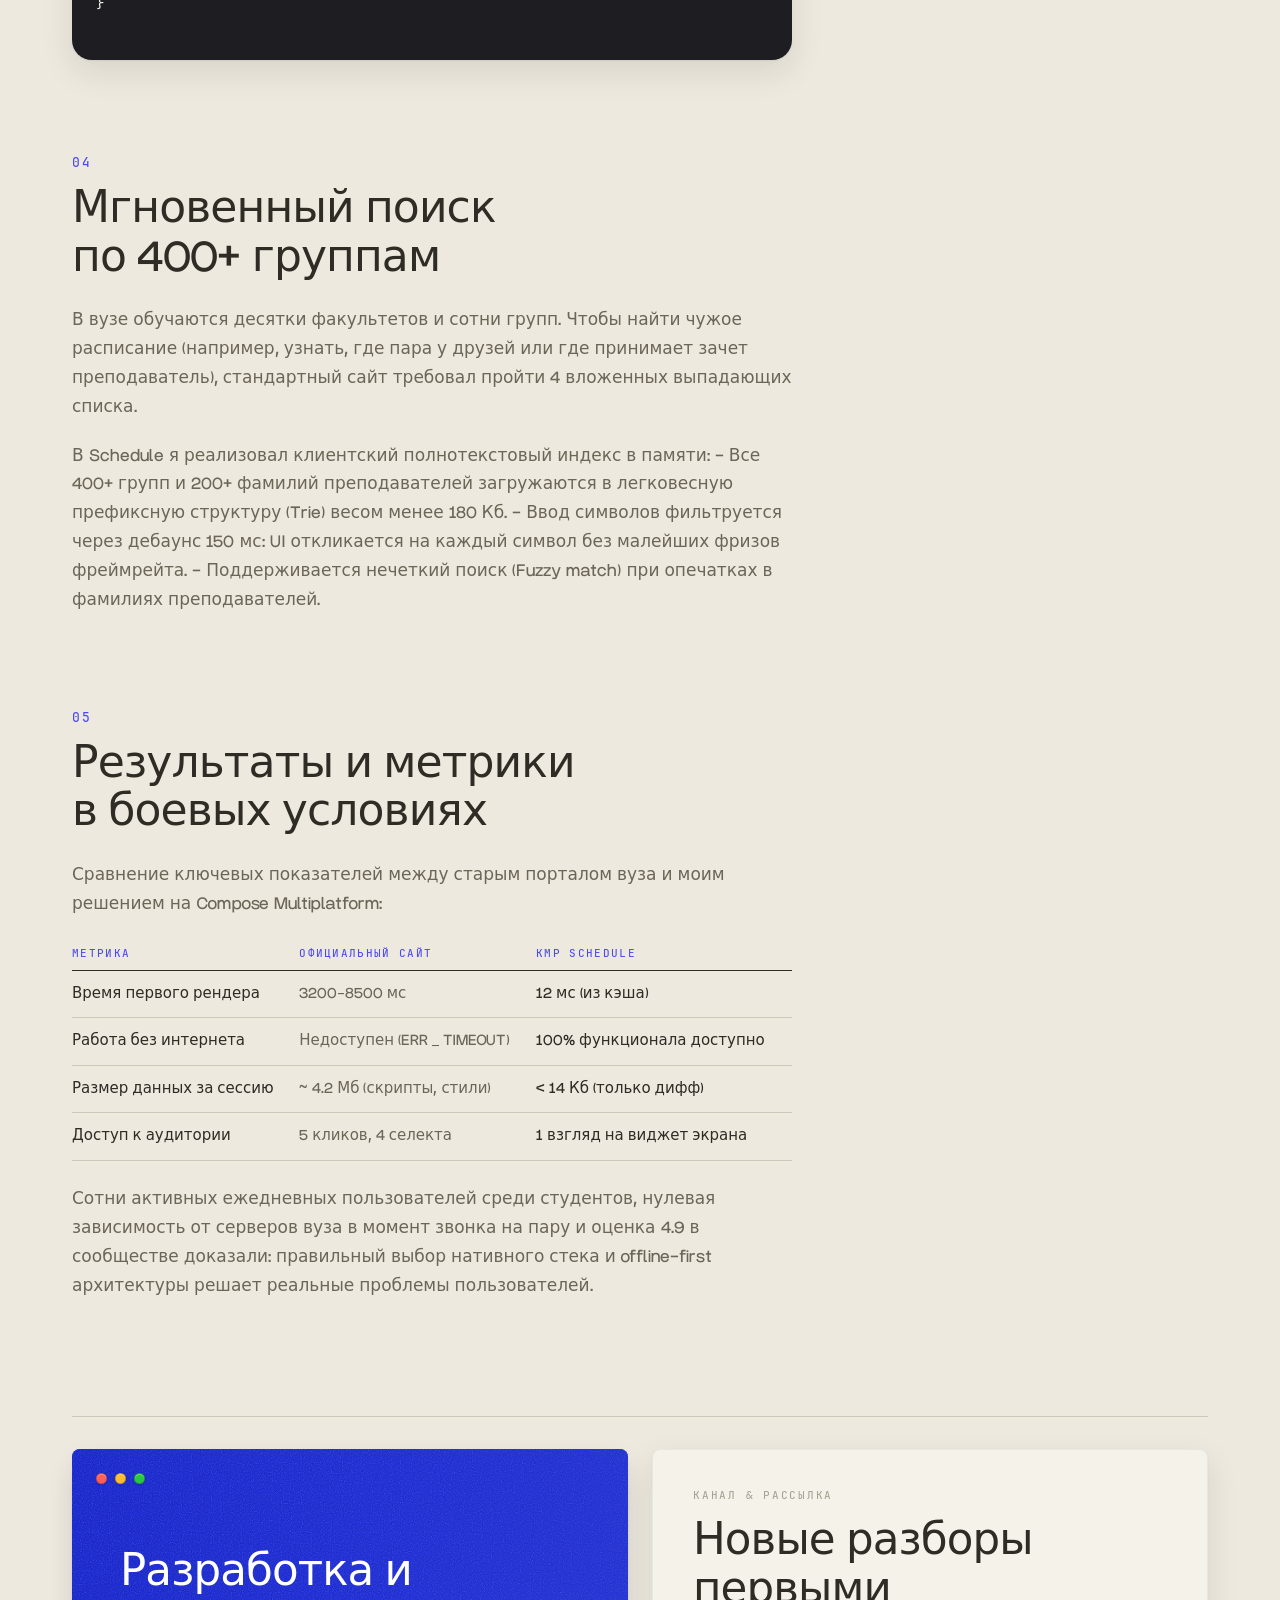
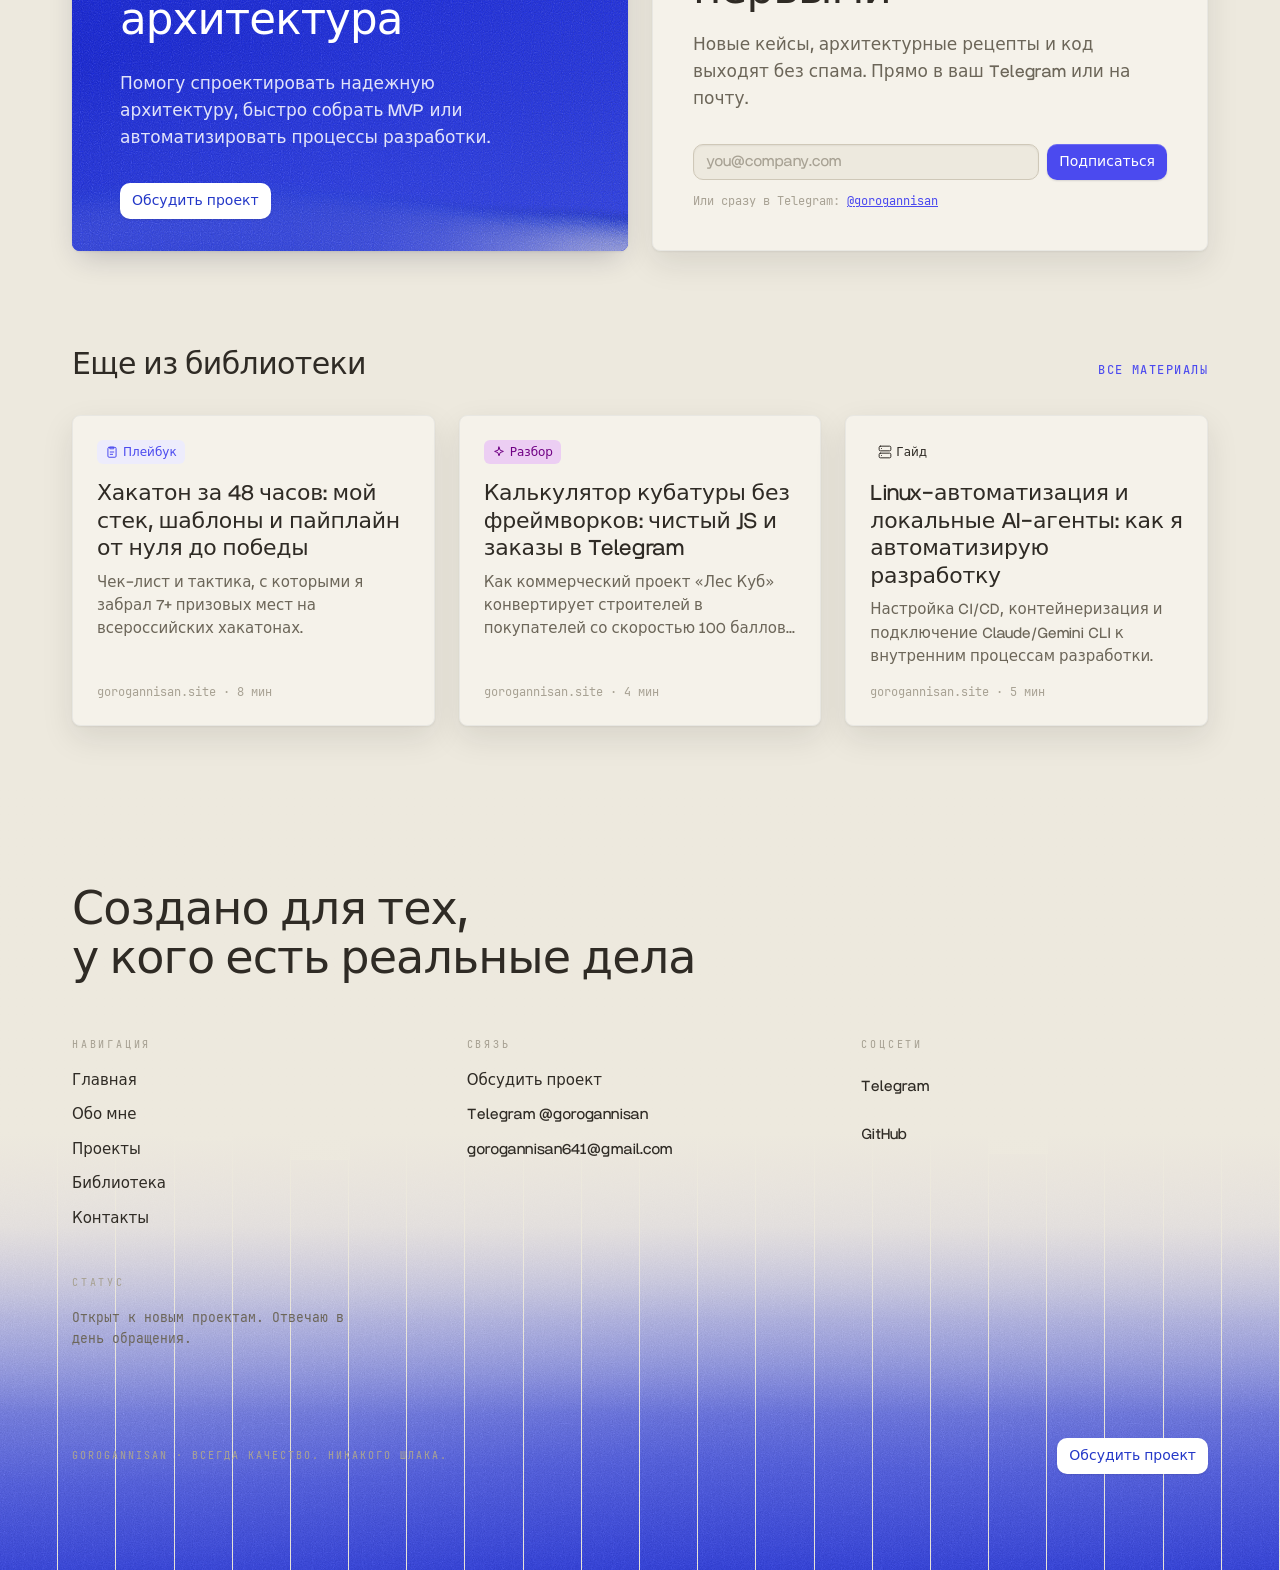
<file: compose-multiplatform-offline-schedule.html>
<!doctype html>
<html lang="ru">
<head>
<meta charset="UTF-8">
<meta name="viewport" content="width=device-width, initial-scale=1.0">
<meta name="color-scheme" content="light only">
<title>Как я перевел расписание университета на Compose Multiplatform | gorogannisan</title>
<meta name="description" content="Оффлайн-кэш, виджеты Glance на рабочем столе и архитектура, которая не подводит в подвальных аудиториях.">
<meta name="author" content="Гор Оганнисян">
<link rel="icon" href="logo.svg" type="image/svg+xml">
<link rel="stylesheet" href="article-bundle.css">
</head>
<body>

<svg width="0" height="0" aria-hidden="true" focusable="false" style="position:absolute;pointer-events:none">
  <filter id="oj-liquid-a" x="-20%" y="-20%" width="140%" height="140%" color-interpolation-filters="sRGB">
    <feTurbulence type="fractalNoise" baseFrequency="0.0014 0.0031" numOctaves="2" seed="11" result="field">
      <animate attributeName="baseFrequency" dur="41s" begin="0s" repeatCount="indefinite" values="0.0014 0.0031; 0.0019 0.0024; 0.0010 0.0038; 0.0016 0.0028; 0.0014 0.0031"/>
    </feTurbulence>
    <feDisplacementMap in="SourceGraphic" in2="field" scale="150" xChannelSelector="R" yChannelSelector="G" result="wave">
      <animate attributeName="scale" dur="29s" repeatCount="indefinite" values="150; 194; 118; 168; 150"/>
    </feDisplacementMap>
    <feTurbulence type="fractalNoise" baseFrequency="0.0011 0.0022" numOctaves="2" seed="28" result="field2">
      <animate attributeName="baseFrequency" dur="53s" begin="0s" repeatCount="indefinite" values="0.0011 0.0022; 0.0014 0.0017; 0.0008 0.0027; 0.0012 0.0020; 0.0011 0.0022"/>
    </feTurbulence>
    <feDisplacementMap in="wave" in2="field2" scale="90" xChannelSelector="G" yChannelSelector="B" result="swell">
      <animate attributeName="scale" dur="37s" repeatCount="indefinite" values="90; 118; 72; 102; 90"/>
    </feDisplacementMap>
    <feTurbulence type="fractalNoise" baseFrequency="0.9" numOctaves="1" seed="11" stitchTiles="stitch" result="noise"/>
    <feColorMatrix in="noise" type="saturate" values="0" result="mono"/>
    <feComposite in="swell" in2="mono" operator="arithmetic" k1="0" k2="1" k3="0.34" k4="-0.17"/>
  </filter>

  <filter id="oj-footer" x="-15%" y="-15%" width="130%" height="130%" color-interpolation-filters="sRGB">
    <feTurbulence type="fractalNoise" baseFrequency="0.0011 0.0019" numOctaves="2" seed="53" result="field">
      <animate attributeName="baseFrequency" dur="59s" begin="0s" repeatCount="indefinite" values="0.0011 0.0019; 0.0014 0.0015; 0.0009 0.0023; 0.0011 0.0019"/>
    </feTurbulence>
    <feDisplacementMap in="SourceGraphic" in2="field" scale="44" xChannelSelector="R" yChannelSelector="G" result="soft">
      <animate attributeName="scale" dur="47s" repeatCount="indefinite" values="44; 58; 34; 44"/>
    </feDisplacementMap>
    <feTurbulence type="fractalNoise" baseFrequency="0.9" numOctaves="1" seed="53" stitchTiles="stitch" result="noise"/>
    <feColorMatrix in="noise" type="saturate" values="0" result="mono"/>
    <feComposite in="soft" in2="mono" operator="arithmetic" k1="0" k2="1" k3="0.26" k4="-0.13"/>
  </filter>

  <filter id="oj-liquid-b" x="-20%" y="-20%" width="140%" height="140%" color-interpolation-filters="sRGB">
    <feTurbulence type="fractalNoise" baseFrequency="0.0014 0.0031" numOctaves="2" seed="43" result="field">
      <animate attributeName="baseFrequency" dur="27s" begin="-9s" repeatCount="indefinite" values="0.0014 0.0031; 0.0019 0.0024; 0.0010 0.0038; 0.0016 0.0028; 0.0014 0.0031"/>
    </feTurbulence>
    <feDisplacementMap in="SourceGraphic" in2="field" scale="150" xChannelSelector="R" yChannelSelector="G" result="wave">
      <animate attributeName="scale" dur="29s" repeatCount="indefinite" values="150; 194; 118; 168; 150"/>
    </feDisplacementMap>
    <feTurbulence type="fractalNoise" baseFrequency="0.0011 0.0022" numOctaves="2" seed="60" result="field2">
      <animate attributeName="baseFrequency" dur="37s" begin="-14s" repeatCount="indefinite" values="0.0011 0.0022; 0.0014 0.0017; 0.0008 0.0027; 0.0012 0.0020; 0.0011 0.0022"/>
    </feTurbulence>
    <feDisplacementMap in="wave" in2="field2" scale="90" xChannelSelector="G" yChannelSelector="B" result="swell">
      <animate attributeName="scale" dur="37s" repeatCount="indefinite" values="90; 118; 72; 102; 90"/>
    </feDisplacementMap>
    <feTurbulence type="fractalNoise" baseFrequency="0.9" numOctaves="1" seed="43" stitchTiles="stitch" result="noise"/>
    <feColorMatrix in="noise" type="saturate" values="0" result="mono"/>
    <feComposite in="swell" in2="mono" operator="arithmetic" k1="0" k2="1" k3="0.34" k4="-0.17"/>
  </filter>
</svg>

<nav class="nv-nav" aria-label="Primary">
  <a class="nv-brand" href="index.html">gor</a>
  <div class="nv-links">
    <a class="nv-link" href="index.html">Главная</a>
    <a class="nv-link" href="about.html">Обо мне</a>
    <a aria-current="page" class="nv-link" href="library.html">Библиотека</a>
    <a class="nv-link nv-link-cta" href="contact.html">Обсудить проект</a>
  </div>
  <details class="nv-menu">
    <summary class="nv-menu-toggle" aria-label="Menu" aria-expanded="false" aria-controls="nv-orbs">
      <svg class="nv-menu-glyph" viewBox="0 0 16 16" fill="none" stroke="currentColor" stroke-width="1.6" stroke-linecap="round" aria-hidden="true"><path class="nv-mg-a" d="M2.5 5.5h11"/><path class="nv-mg-b" d="M2.5 10.5h11"/></svg>
    </summary>
    <div class="nv-menu-panel" id="nv-orbs">
      <ul class="nv-items">
        <li><a class="nv-item" href="index.html"><svg viewBox="0 0 24 24" fill="none" stroke="currentColor" stroke-width="1.8" stroke-linecap="round" stroke-linejoin="round" aria-hidden="true"><path d="m3 9 9-7 9 7v11a2 2 0 0 1-2 2H5a2 2 0 0 1-2-2z"/><polyline points="9 22 9 12 15 12 15 22"/></svg><span>Главная</span></a></li>
        <li><a class="nv-item" href="about.html"><svg viewBox="0 0 24 24" fill="none" stroke="currentColor" stroke-width="1.8" stroke-linecap="round" stroke-linejoin="round" aria-hidden="true"><circle cx="12" cy="8" r="4"/><path d="M4.5 21a7.5 7.5 0 0 1 15 0"/></svg><span>Обо мне</span></a></li>
        <li><a aria-current="page" class="nv-item" href="library.html"><svg viewBox="0 0 24 24" fill="none" stroke="currentColor" stroke-width="1.8" stroke-linecap="round" stroke-linejoin="round" aria-hidden="true"><path d="M4 4.5h5.5A2.5 2.5 0 0 1 12 7v13a2 2 0 0 0-2-2H4z"/><path d="M20 4.5h-5.5A2.5 2.5 0 0 0 12 7v13a2 2 0 0 1 2-2h6z"/></svg><span>Библиотека</span></a></li>
      </ul>
      <div class="nv-drop-cta">
        <a class="nv-drop-btn" href="contact.html">Обсудить проект</a>
      </div>
    </div>
  </details>
</nav>

<main id="top" class="rs rs-guides rs-deck" data-slug="compose-multiplatform-offline-schedule">

<header class="rs-head">
<div class="wrap">
  <div class="rs-tags">
    <nav class="rs-crumbs pg-eyebrow" aria-label="Breadcrumb">
      <a href="library.html">Библиотека</a>
      <span aria-hidden="true">/</span>
    </nav>
    <a class="resource-badge badge-guides" href="library.html">
      <svg aria-hidden="true" viewBox="0 0 24 24" fill="none" stroke="currentColor" stroke-width="1.7" stroke-linecap="round" stroke-linejoin="round"><circle cx="12" cy="12" r="8.5"/><path d="m15 9-1.8 4.2L9 15l1.8-4.2z"/></svg>
      Разбор
    </a>
    <span class="resource-badge badge-file">Кейс</span>
  </div>
  <h1 class="pg-h1 rs-h1">Как я перевел расписание университета на Compose Multiplatform</h1>
  <p class="pg-lede">Оффлайн-кэш, виджеты Glance на рабочем столе и архитектура, которая не подводит в подвальных аудиториях.</p>
  <p class="rs-meta">
    <span>Автор: <a href="about.html" rel="author">Гор Оганнисян</a></span>
    <i aria-hidden="true">·</i>
    <span>2026-10-18</span>
    <i aria-hidden="true">·</i>
    <span>v1.0</span>
    <i aria-hidden="true">·</i>
    <span>6 мин</span>
  </p>
  <div class="rs-hosts" style="display:flex;flex-wrap:wrap;gap:16px 36px;align-items:center;margin:28px 0 4px">
    <div style="display:flex;align-items:center;gap:14px">
      <img src="assets/gor-avatar.png" alt="Гор Оганнисян" width="52" height="52" decoding="async" style="width:52px;height:52px;border-radius:50%;object-fit:cover;flex:none;box-shadow:0 4px 14px rgba(29,29,34,.16)">
      <div style="display:flex;flex-direction:column;gap:4px">
        <span style="font:400 19px/1.2 var(--sans);color:var(--ink)">Гор Оганнисян</span>
        <span style="display:flex;flex-wrap:gap;gap:4px 12px">
          <a href="https://t.me/gorogannisan" target="_blank" rel="noreferrer" style="font:400 13px/1.3 var(--mono);color:var(--ink-3);text-decoration:none">@gorogannisan</a>
          <a href="https://gorogannisan.site" target="_blank" rel="noreferrer" style="font:600 13px/1.3 var(--mono);color:var(--indigo);text-decoration:none">gorogannisan.site</a>
        </span>
      </div>
    </div>
  </div>
  <div class="rs-apps">
    <span class="rs-apps-k">Стек</span>
    <span class="rs-app">Kotlin Multiplatform</span><span class="rs-app">Jetpack Compose</span><span class="rs-app">Jetpack Glance</span><span class="rs-app">SQLDelight / Room</span><span class="rs-app">Ktor Client</span><span class="rs-app">AlarmManager</span>
  </div>
  <div class="rs-actions">
    <a class="rs-btn rs-btn-primary" href="contact.html">Обсудить проект</a>
    <a class="rs-btn rs-btn-secondary" href="https://t.me/gorogannisan" target="_blank" rel="noreferrer">Telegram @gorogannisan</a>
  </div>
</div>
</header>

<div class="wrap">
<div class="rs-grid">
<article class="rs-article">
<p>Официальные порталы учебных заведений часто падают в самый ответственный момент. В этой статье я детально разбираю, как спроектировал и реализовал мобильное приложение Schedule на Kotlin Multiplatform и Jetpack Compose так, чтобы студенты получали номер аудитории за 12 миллисекунд даже без подключения к интернету.</p>

<ol class="rv rv-flow">
<li class="rv-step">
  <span class="rv-step-k"><span class="rv-step-n">01</span></span>
  <b class="rv-step-t">Кэш-ориентированный запрос</b>
  <span class="rv-step-p">Чтение расписания исключительно из локальной SQLite базы</span>
</li>
<li class="rv-step">
  <span class="rv-step-k"><span class="rv-step-n">02</span></span>
  <b class="rv-step-t">Рендеринг за 12 мс</b>
  <span class="rv-step-p">Мгновенная отрисовка Compose UI без спиннеров</span>
</li>
<li class="rv-step">
  <span class="rv-step-k"><span class="rv-step-n">03</span></span>
  <b class="rv-step-t">Фоновая синхронизация</b>
  <span class="rv-step-p">Тихий опрос API по AlarmManager при наличии сети</span>
</li>
<li class="rv-step">
  <span class="rv-step-k"><span class="rv-step-n">04</span></span>
  <b class="rv-step-t">Нативный виджет Glance</b>
  <span class="rv-step-p">Текущая пара на экране блокировки без запуска приложения</span>
</li>
</ol>

<h2 id="problema-servery-vuza-padayut-v-850-utra">Проблема: серверы вуза падают в 8:50 утра</h2>

<p>Каждый семестр тысячи студентов сталкиваются с одной и той же ситуацией: 8:50 утра, первый этаж университета или цокольная аудитория, мобильная связь ловит одну «палочку» EDGE, а университетский сервер не справляется с одновременным наплывом запросов и отдает <code>504 Gateway Timeout</code>. Студенты вынуждены открывать размытые скриншоты или судорожно листать многостраничные Excel-таблицы с телефона.</p>

<blockquote><p>Главная цель разработки: сделать инструмент, который <strong>принципиально не может зависнуть перед парой</strong>. Пользователь должен открывать экран и мгновенно видеть номер кабинета.</p></blockquote>

<h2 id="arhitektura-offline-first-i-mvi">Архитектура: Offline-First и MVI</h2>

<p>В основу системы легла концепция Offline-First. Приложение никогда не ждет ответ от сети для отображения контента. Все данные всегда читаются из локального хранилища, а сеть рассматривается лишь как вспомогательный канал актуализации.</p>

<div class="rv rv-hub" role="img" aria-label="Schedule Core architecture">
  <div class="rv-hub-center">
    <span class="rv-hub-name">Schedule Core</span>
    <span class="rv-hub-note">KMP Common Code</span>
  </div>
  <svg class="rv-hub-wires" viewBox="0 0 100 100" preserveAspectRatio="none" aria-hidden="true">
    <path d="M0,50 C55,50 45,12.50 100,12.50"/><path d="M0,50 C55,50 45,37.50 100,37.50"/><path d="M0,50 C55,50 45,62.50 100,62.50"/><path d="M0,50 C55,50 45,87.50 100,87.50"/>
  </svg>
  <ol class="rv-hub-spokes">
    <li class="rv-spoke">
  <span class="rv-spoke-t">
    <b>SQLDelight / Room Cache</b>
    <span>Локальная SQLite база данных с мгновенным временем выборки</span>
  </span>
</li>
<li class="rv-spoke">
  <span class="rv-spoke-t">
    <b>Jetpack Glance Widget</b>
    <span>Нативный виджет домашнего экрана, обновляемый по таймеру</span>
  </span>
</li>
<li class="rv-spoke">
  <span class="rv-spoke-t">
    <b>AlarmManager Worker</b>
    <span>Пробуждение процессов строго в моменты звонков на пары</span>
  </span>
</li>
<li class="rv-spoke">
  <span class="rv-spoke-t">
    <b>Ktor Background Client</b>
    <span>Асинхронная выкачка диффов расписания при наличии Wi-Fi</span>
  </span>
</li>
  </ol>
</div>

<p>Вот как выглядит шаблон репозитория с гарантированным кэшированием в общем KMP модуле:</p>

<p><div class="rs-code">
  <div class="rs-code-bar">
    <span class="resource-badge badge-prompts">Kotlin Multiplatform Repository</span>
    <button type="button" class="rs-btn rs-btn-secondary rs-btn-sm" data-rs-copy>
      <svg viewBox="0 0 24 24" width="14" height="14" fill="none" stroke="currentColor" stroke-width="1.8" stroke-linecap="round" stroke-linejoin="round" aria-hidden="true"><rect x="9" y="9" width="11" height="11" rx="2"></rect><path d="M5 15V6a2 2 0 0 1 2-2h9"></path></svg>
      <span>Copy</span>
    </button>
  </div>
  <pre><code>class ScheduleRepository(
    private val localDb: ScheduleQueries,
    private val apiClient: KtorScheduleApi
) {
    // UI подписывается на Flow из локальной базы данных
    fun observeDaySchedule(groupId: String, date: LocalDate): Flow&lt;List&lt;Lesson&gt;&gt; {
        return localDb.getLessonsByDate(groupId, date.toEpochDay())
            .asFlow()
            .mapToList(Dispatchers.Default)
    }</p>

<p>// Фоновая синхронизация: не блокирует UI и сохраняет диффы
    suspend fun syncInBackground(groupId: String) = withContext(Dispatchers.IO) {
        runCatching {
            val freshSchedule = apiClient.fetchSchedule(groupId)
            localDb.transaction {
                freshSchedule.forEach { localDb.insertOrReplace(it.toEntity()) }
            }
        }
    }
}</code></pre>
</div></p>

<h2 id="vidzhety-rabochego-stola-na-jetpack-glance">Виджеты рабочего стола на Jetpack Glance</h2>

<p>Студенту неудобно разблокировать телефон, находить иконку приложения и ждать загрузки, когда он на бегу поднимается по лестнице к аудитории. Я вынес ключевую информацию на рабочий стол с помощью Jetpack Glance.</p>

<h3>Как устроен процесс обновления виджета</h3>

<ol class="rv-steps">
<li><strong>Определение временного окна.</strong> Алгоритм рассчитывает текущий интервал звонков и определяет статус: «Идет пара», «Перемена (15 минут)» или «Учебный день завершен».</li>
<li><strong>Прямая выборка из БД.</strong> Glance-виджет выполняет прямой синхронный запрос в локальную SQLite базу без инициализации тяжелых компонентов UI-приложения.</li>
<li><strong>Установка AlarmManager.</strong> Виджет не крутит фоновый опрос в цикле. Вместо этого регистрируется точный аларм на следующую временную отсечку звонка (например, 10:20, 12:10). Это обеспечивает 0% расхода аккумулятора в фоне.</li>
</ol>

<p><div class="rs-code">
  <div class="rs-code-bar">
    <span class="resource-badge badge-prompts">Jetpack Glance Composable</span>
    <button type="button" class="rs-btn rs-btn-secondary rs-btn-sm" data-rs-copy>
      <svg viewBox="0 0 24 24" width="14" height="14" fill="none" stroke="currentColor" stroke-width="1.8" stroke-linecap="round" stroke-linejoin="round" aria-hidden="true"><rect x="9" y="9" width="11" height="11" rx="2"></rect><path d="M5 15V6a2 2 0 0 1 2-2h9"></path></svg>
      <span>Copy</span>
    </button>
  </div>
  <pre><code>class ScheduleWidget : GlanceAppWidget() {
    override suspend fun provideGlance(context: Context, id: GlanceId) {
        val currentLesson = LocalScheduleManager.getCurrentOrNextLesson(context)</p>

<p>provideContent {
            GlanceTheme {
                Column(
                    modifier = GlanceModifier
                        .fillMaxSize()
                        .background(GlanceTheme.colors.surface)
                        .padding(14.dp)
                ) {
                    Text(
                        text = currentLesson?.subject ?: "Пар больше нет 🎉",
                        style = TextStyle(fontWeight = FontWeight.Bold, fontSize = 16.sp)
                    )
                    Text(
                        text = currentLesson?.classroom?.let { "Аудитория $it" } ?: "Свободное время",
                        style = TextStyle(color = GlanceTheme.colors.primary, fontSize = 14.sp)
                    )
                }
            }
        }
    }
}</code></pre>
</div></p>

<h2 id="mgnovennyy-poisk-po-400-gruppam">Мгновенный поиск по 400+ группам</h2>

<p>В вузе обучаются десятки факультетов и сотни групп. Чтобы найти чужое расписание (например, узнать, где пара у друзей или где принимает зачет преподаватель), стандартный сайт требовал пройти 4 вложенных выпадающих списка.</p>

<p>В Schedule я реализовал клиентский полнотекстовый индекс в памяти:
- Все 400+ групп и 200+ фамилий преподавателей загружаются в легковесную префиксную структуру (Trie) весом менее 180 Кб.
- Ввод символов фильтруется через дебаунс 150 мс: UI откликается на каждый символ без малейших фризов фреймрейта.
- Поддерживается нечеткий поиск (Fuzzy match) при опечатках в фамилиях преподавателей.</p>

<h2 id="rezultaty-i-metriki-v-boevyh-usloviyah">Результаты и метрики в боевых условиях</h2>

<p>Сравнение ключевых показателей между старым порталом вуза и моим решением на Compose Multiplatform:</p>

<p><div class="rs-table">
  <table>
    <thead><tr><th>Метрика</th><th>Официальный сайт</th><th>KMP Schedule</th></tr></thead>
    <tbody>
      <tr><td><strong>Время первого рендера</strong></td><td>3200–8500 мс</td><td><strong>12 мс (из кэша)</strong></td></tr>
<tr><td><strong>Работа без интернета</strong></td><td>Недоступен (ERR_TIMEOUT)</td><td><strong>100% функционала доступно</strong></td></tr>
<tr><td><strong>Размер данных за сессию</strong></td><td>~ 4.2 Мб (скрипты, стили)</td><td><strong>< 14 Кб (только дифф)</strong></td></tr>
<tr><td><strong>Доступ к аудитории</strong></td><td>5 кликов, 4 селекта</td><td><strong>1 взгляд на виджет экрана</strong></td></tr>
    </tbody>
  </table>
</div>
Сотни активных ежедневных пользователей среди студентов, нулевая зависимость от серверов вуза в момент звонка на пару и оценка 4.9 в сообществе доказали: правильный выбор нативного стека и offline-first архитектуры решает реальные проблемы пользователей.</p>
</article>

<aside class="rs-toc" aria-label="На этой странице">
  <div class="rs-toc-in">
    <p class="rs-toc-h">На этой странице</p>
    <ol>
      <li><a href="#problema-servery-vuza-padayut-v-850-utra"><span>Проблема: серверы вуза падают в 8:50 утра</span></a></li><li><a href="#arhitektura-offline-first-i-mvi"><span>Архитектура: Offline-First и MVI</span></a></li><li><a href="#vidzhety-rabochego-stola-na-jetpack-glance"><span>Виджеты рабочего стола на Jetpack Glance</span></a></li><li><a href="#mgnovennyy-poisk-po-400-gruppam"><span>Мгновенный поиск по 400+ группам</span></a></li><li><a href="#rezultaty-i-metriki-v-boevyh-usloviyah"><span>Результаты и метрики в боевых условиях</span></a></li>
    </ol>
    <div class="rs-toc-foot">
      <a class="rs-btn rs-btn-secondary rs-btn-sm" href="library.html">← Все статьи</a>
    </div>
  </div>
</aside>
</div>

<section class="rs-end" aria-label="Связь и рассылка">
  <div class="rs-door">
    <div class="fg-copy">
      <div class="fg-page-dots" aria-hidden="true">
        <span class="fg-page-dot fg-page-dot-red"></span>
        <span class="fg-page-dot fg-page-dot-yellow"></span>
        <span class="fg-page-dot fg-page-dot-green"></span>
      </div>
      <h2 class="fg-h">Разработка и архитектура</h2>
      <p class="fg-p">Помогу спроектировать надежную архитектуру, быстро собрать MVP или автоматизировать процессы разработки.</p>
      <a class="rs-btn rs-btn-onblue" href="contact.html">Обсудить проект</a>
    </div>
  </div>
  <div class="rs-card">
    <p class="rs-card-k">Канал & Рассылка</p>
    <h2 class="rs-card-h">Новые разборы первыми</h2>
    <p class="rs-card-p">Новые кейсы, архитектурные рецепты и код выходят без спама. Прямо в ваш Telegram или на почту.</p>
    <form class="rs-form" onsubmit="event.preventDefault(); window.open('https://t.me/gorogannisan', '_blank');">
      <input class="rs-field" type="email" placeholder="you@company.com" aria-label="Email">
      <button type="submit" class="rs-btn rs-btn-primary">Подписаться</button>
    </form>
    <p class="rs-note">Или сразу в Telegram: <a href="https://t.me/gorogannisan" target="_blank" style="color:var(--indigo);text-decoration:underline;">@gorogannisan</a></p>
  </div>
</section>

<section class="rs-more" aria-labelledby="rs-more-h">
  <div class="rs-more-head">
    <h2 class="rs-more-h" id="rs-more-h">Еще из библиотеки</h2>
    <a class="rs-more-all" href="library.html">Все материалы</a>
  </div>
  <ul class="rs-more-list">
    <li><a class="rs-item" href="hackathon-48h-mvp-pipeline.html">
  <span class="rs-item-tags"><span class="resource-badge badge-playbooks"><svg aria-hidden="true" viewBox="0 0 24 24" fill="none" stroke="currentColor" stroke-width="1.7" stroke-linecap="round" stroke-linejoin="round"><rect x="5" y="4" width="14" height="17" rx="2"/><path d="M9 3.5h6v3H9zM9 12h6M9 16h4"/></svg>Плейбук</span></span>
  <span class="rs-item-t">Хакатон за 48 часов: мой стек, шаблоны и пайплайн от нуля до победы</span>
  <span class="rs-item-p">Чек-лист и тактика, с которыми я забрал 7+ призовых мест на всероссийских хакатонах.</span>
  <span class="rs-item-u">gorogannisan.site · 8 мин</span>
</a></li>
<li><a class="rs-item" href="lightweight-calc-pure-js-telegram.html">
  <span class="rs-item-tags"><span class="resource-badge badge-skills"><svg aria-hidden="true" viewBox="0 0 24 24" fill="none" stroke="currentColor" stroke-width="1.7" stroke-linecap="round" stroke-linejoin="round"><path d="M12 3.5l2 5.5 5.5 2-5.5 2-2 5.5-2-5.5-5.5-2 5.5-2z"/></svg>Разбор</span></span>
  <span class="rs-item-t">Калькулятор кубатуры без фреймворков: чистый JS и заказы в Telegram</span>
  <span class="rs-item-p">Как коммерческий проект «Лес Куб» конвертирует строителей в покупателей со скоростью 100 баллов PageSpeed.</span>
  <span class="rs-item-u">gorogannisan.site · 4 мин</span>
</a></li>
<li><a class="rs-item" href="linux-infra-and-ai-automation.html">
  <span class="rs-item-tags"><span class="resource-badge badge-infra"><svg aria-hidden="true" viewBox="0 0 24 24" fill="none" stroke="currentColor" stroke-width="1.7" stroke-linecap="round" stroke-linejoin="round"><rect x="2" y="2" width="20" height="8" rx="2" ry="2"/><rect x="2" y="14" width="20" height="8" rx="2" ry="2"/><line x1="6" y1="6" x2="6.01" y2="6"/><line x1="6" y1="18" x2="6.01" y2="18"/></svg>Гайд</span></span>
  <span class="rs-item-t">Linux-автоматизация и локальные AI-агенты: как я автоматизирую разработку</span>
  <span class="rs-item-p">Настройка CI/CD, контейнеризация и подключение Claude/Gemini CLI к внутренним процессам разработки.</span>
  <span class="rs-item-u">gorogannisan.site · 5 мин</span>
</a></li>
  </ul>
</section>
</div>

<footer class="ft" id="footer">
  <div class="ft-sky" aria-hidden="true">
    <i style="--h:86%;--d:0s"></i>
    <i style="--h:72%;--d:-7s"></i>
    <i style="--h:95%;--d:-13s"></i>
    <i style="--h:67%;--d:-3s"></i>
    <i style="--h:79%;--d:-19s"></i>
    <i style="--h:64%;--d:-9s"></i>
    <i style="--h:91%;--d:-24s"></i>
    <i style="--h:70%;--d:-5s"></i>
    <i style="--h:100%;--d:-16s"></i>
    <i style="--h:66%;--d:-11s"></i>
    <i style="--h:83%;--d:-21s"></i>
    <i style="--h:74%;--d:-2s"></i>
    <i style="--h:97%;--d:-14s"></i>
    <i style="--h:68%;--d:-8s"></i>
    <i style="--h:88%;--d:-26s"></i>
    <i style="--h:76%;--d:-4s"></i>
    <i style="--h:93%;--d:-18s"></i>
    <i style="--h:65%;--d:-12s"></i>
    <i style="--h:90%;--d:-6s"></i>
    <i style="--h:99%;--d:-22s"></i>
    <i style="--h:81%;--d:-10s"></i>
    <i style="--h:71%;--d:-15s"></i>
  </div>
  <div class="ft-grain" aria-hidden="true"></div>

  <div class="wrap ft-in">
    <h2 class="ft-h">Создано для тех,<br>у кого есть реальные дела</h2>

    <div class="ft-cols">
      <nav class="ft-col" aria-label="Site">
        <span class="ft-lab">Навигация</span>
        <a href="index.html">Главная</a>
        <a href="about.html">Обо мне</a>
        <a href="index.html#projects">Проекты</a>
        <a href="library.html">Библиотека</a>
        <a href="contact.html">Контакты</a>
      </nav>
      <div class="ft-col">
        <span class="ft-lab">Связь</span>
        <a href="contact.html">Обсудить проект</a>
        <a href="https://t.me/gorogannisan" target="_blank" rel="noopener">Telegram @gorogannisan</a>
        <a href="mailto:gorogannisan641@gmail.com">gorogannisan641@gmail.com</a>
      </div>
      <nav class="ft-col ft-col-else" aria-label="Elsewhere">
        <span class="ft-lab">Соцсети</span>
        <a class="ft-el" href="https://t.me/gorogannisan" target="_blank" rel="noopener"><span class="ft-el-t">Telegram</span></a>
        <a class="ft-el" href="https://github.com/gorogannisan" target="_blank" rel="noopener"><span class="ft-el-t">GitHub</span></a>
      </nav>
      <div class="ft-col ft-col-status">
        <span class="ft-lab">Статус</span>
        <p class="ft-p" style="font-family: var(--mono); font-size: 13px; color: var(--ink-2); line-height: 1.6; margin: 0;">Открыт к новым проектам. Отвечаю в день обращения.</p>
      </div>
    </div>

    <div class="ft-foot">
      <nav class="ft-marks" aria-label="Elsewhere">
        <a class="ft-el ft-mark" aria-label="Telegram" href="https://t.me/gorogannisan" target="_blank" rel="noopener"><span class="ft-el-t">Telegram</span></a>
        <a class="ft-el ft-mark" aria-label="GitHub" href="https://github.com/gorogannisan" target="_blank" rel="noopener"><span class="ft-el-t">GitHub</span></a>
      </nav>
      <a class="ft-pill" href="contact.html">Обсудить проект</a>
      <span class="ft-fine">gorogannisan · всегда качество. никакого шлака.</span>
    </div>
  </div>
</footer>
</main>

<script src="scripts/article.js"></script>
</body>
</html>
</file>
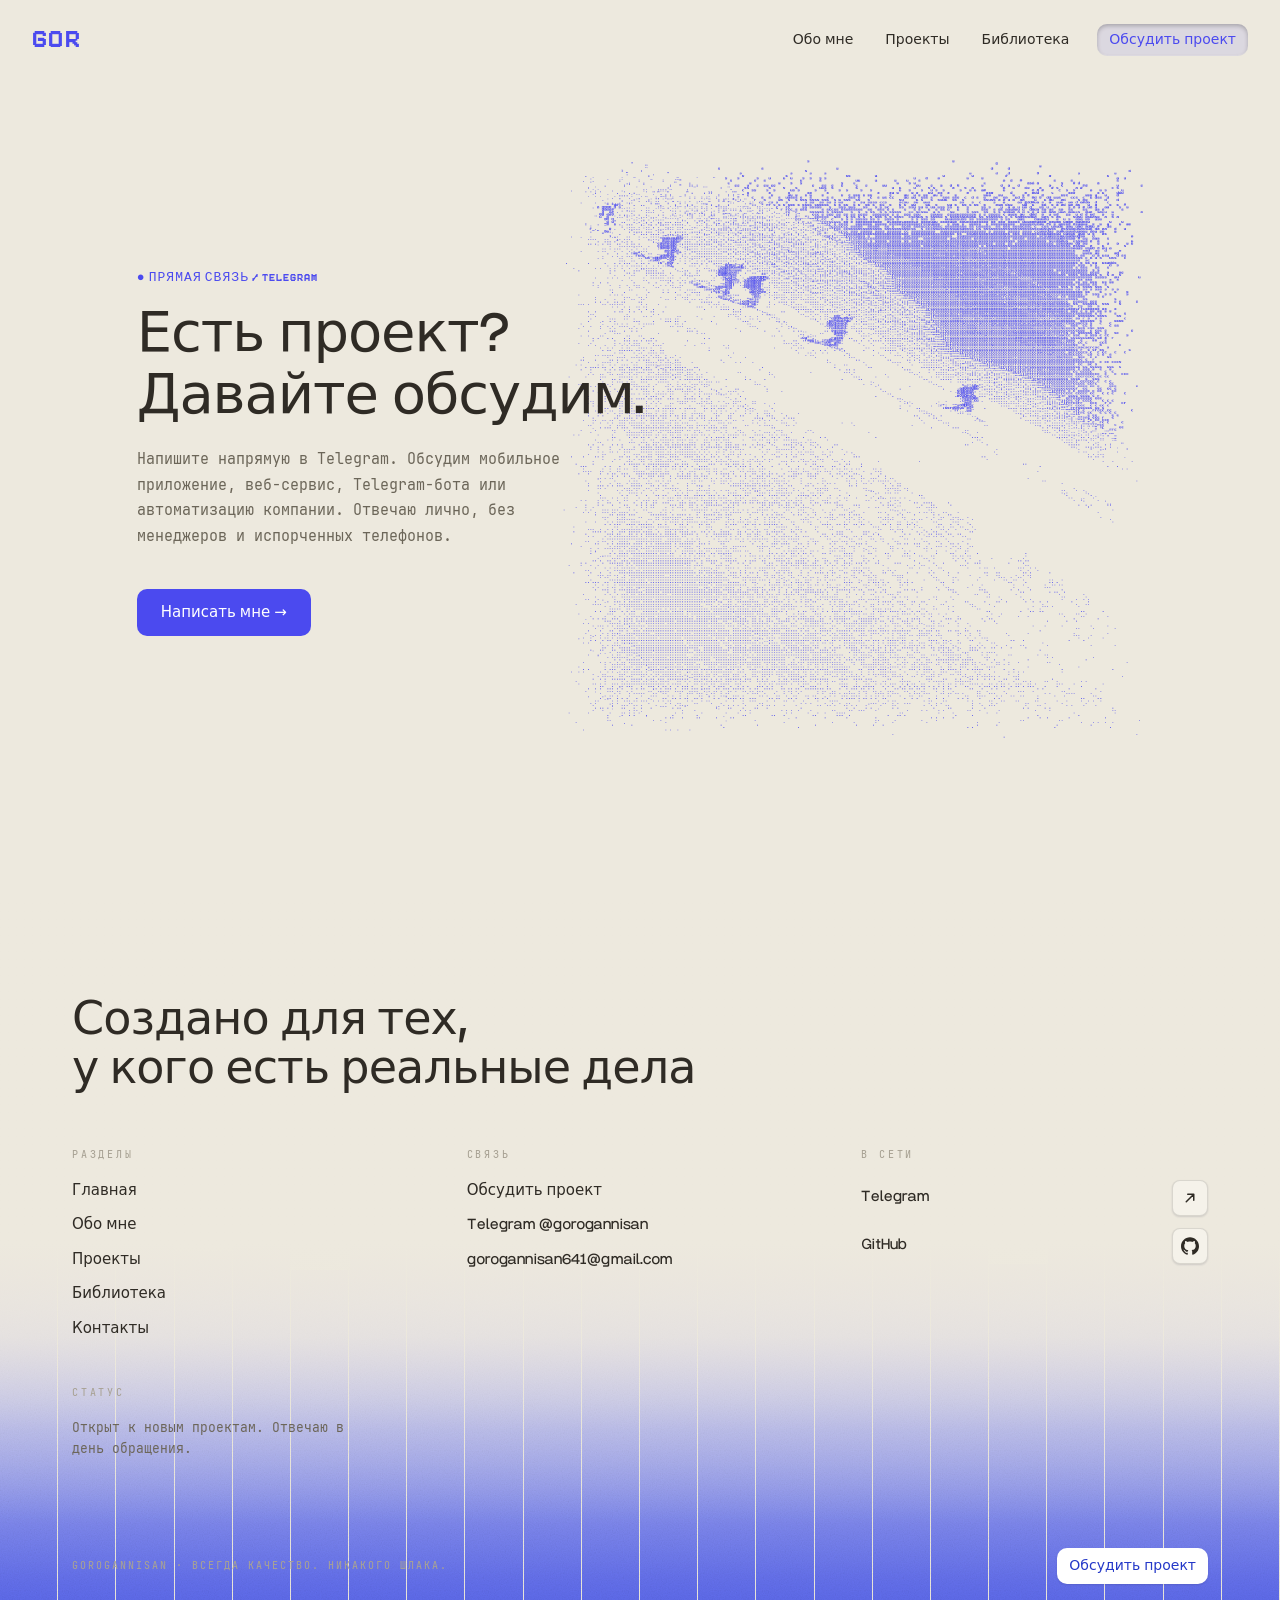
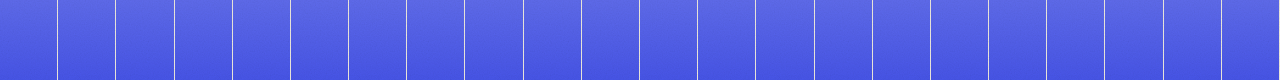
<file: contact.html>
<!doctype html>
<html lang="ru">
<head>
<meta charset="UTF-8">
<meta name="viewport" content="width=device-width, initial-scale=1.0">
<title>Контакты — gorogannisan</title>
<meta name="description" content="Прямая связь с разработчиком (gorogannisan) в Telegram.">
<meta name="author" content="Гор Оганнисян (gorogannisan)">
<link rel="icon" href="logo.svg" type="image/svg+xml">
<link rel="preload" href="fonts/pixeboy.woff2" as="font" type="font/woff2" crossorigin>
<link rel="preload" href="fonts/endless.ttf" as="font" type="font/ttf" crossorigin>
<link rel="preload" href="fonts/JetBrainsMono-Regular.woff2" as="font" type="font/woff2" crossorigin>
<link rel="stylesheet" href="style.css">
<style>
/* Full viewport height (100vh / 100svh) with perfectly centered content */
.ct-hero-section {
  min-height: 100vh;
  min-height: 100svh;
  display: flex;
  flex-direction: column;
  justify-content: center;
  align-items: center;
  box-sizing: border-box;
  padding-block: calc(var(--u) * 4);
  overflow-x: clip;
}

.ct-hero-section > .wrap {
  width: 100%;
}

.ct-stage {
  display: flex;
  align-items: center;
  justify-content: center;
  position: relative;
  width: 100%;
  margin-inline: auto;
}

/* Left text block: sits on top with z-index */
.ct-text {
  position: relative;
  z-index: 3;
  flex: 0 0 52%;
  max-width: 540px;
  margin-left: 0;
  padding-left: 0;
}

.ct-title {
  font-family: var(--sans);
  font-size: clamp(34px, 4.4vw, 56px);
  font-weight: 400;
  line-height: 1.1;
  letter-spacing: -0.02em;
  color: var(--ink);
  margin: 0 0 calc(var(--u) * 2.5);
  text-wrap: balance;
}

.ct-desc {
  font-family: var(--mono);
  font-size: 15px;
  line-height: 1.7;
  color: var(--ink-2);
  margin: 0 0 calc(var(--u) * 5);
  max-width: 48ch;
}

/* Right canvas: big, square, tucks slightly under the text */
.ct-canvas-wrap {
  position: relative;
  z-index: 1;
  flex: 0 0 54%;
  max-width: 580px;
  margin-left: -10%; /* Заходит под текст */
  display: flex;
  align-items: center;
  justify-content: center;
}

.ct-square-plate {
  display: block;
  width: 100% !important;
  max-width: 580px !important;
  height: auto !important;
  aspect-ratio: 1 / 1 !important; /* Крупное и квадратное */
  color: var(--indigo);
  background: transparent !important;
  border: none !important;
  box-shadow: none !important;
  border-radius: var(--r-l);
  clip-path: inset(0 round var(--r-l));
  animation: fg-levitate 6s ease-in-out infinite;
  will-change: transform;
}

@media (max-width: 900px) {
  .ct-hero-section {
    min-height: auto;
    padding-block: calc(var(--u) * 12) calc(var(--u) * 8);
  }
  .ct-stage {
    flex-direction: column;
    align-items: flex-start;
  }
  .ct-text {
    flex: 1 1 100%;
    max-width: 100%;
  }
  .ct-canvas-wrap {
    flex: 1 1 100%;
    width: 100%;
    max-width: 420px;
    margin-left: 0;
    margin-top: calc(var(--u) * 4);
    margin-inline: auto;
  }
}
</style>
</head>
<body>

<svg width="0" height="0" aria-hidden="true" focusable="false" style="position:absolute;pointer-events:none">
  <filter id="grain">
    <feTurbulence type="fractalNoise" baseFrequency="0.8" numOctaves="3" stitchTiles="stitch" />
    <feColorMatrix type="matrix" values="0 0 0 0 0   0 0 0 0 0   0 0 0 0 0  0 0 0 0.045 0" />
  </filter>
</svg>

<nav aria-label="Primary" class="nv-nav">
  <a class="nv-brand" href="index.html">gor</a>
  <div class="nv-links">
    <a class="nv-link" href="about.html">Обо мне</a>
    <a class="nv-link" href="index.html#projects">Проекты</a>
    <a class="nv-link" href="library.html">Библиотека</a>
    <a class="nv-link nv-link-cta nv-link-active" aria-current="page" href="contact.html">Обсудить проект</a>
  </div>
  <details class="nv-menu">
    <summary aria-controls="nv-orbs" aria-expanded="false" aria-label="Меню" class="nv-menu-toggle">
      <svg aria-hidden="true" class="nv-menu-glyph" fill="none" stroke="currentColor" stroke-width="1.6" viewBox="0 0 16 16"><path class="nv-mg-a" d="M2.5 5.5h11"></path><path class="nv-mg-b" d="M2.5 10.5h11"></path></svg>
    </summary>
    <div class="nv-menu-panel" id="nv-orbs">
      <ul class="nv-items">
        <li><a class="nv-item" href="index.html"><svg aria-hidden="true" fill="none" stroke="currentColor" stroke-linecap="round" stroke-linejoin="round" stroke-width="1.8" viewBox="0 0 24 24"><path d="m3 9 9-7 9 7v11a2 2 0 0 1-2 2H5a2 2 0 0 1-2-2z"></path><polyline points="9 22 9 12 15 12 15 22"></polyline></svg><span>Главная</span></a></li>
        <li><a class="nv-item" href="about.html"><svg aria-hidden="true" fill="none" stroke="currentColor" stroke-linecap="round" stroke-linejoin="round" stroke-width="1.8" viewBox="0 0 24 24"><path d="M20 21v-2a4 4 0 0 0-4-4H8a4 4 0 0 0-4 4v2"></path><circle cx="12" cy="7" r="4"></circle></svg><span>Обо мне</span></a></li>
        <li><a class="nv-item" href="index.html#projects"><svg aria-hidden="true" fill="none" stroke="currentColor" stroke-linecap="round" stroke-linejoin="round" stroke-width="1.8" viewBox="0 0 24 24"><polygon points="12 2 2 7 12 12 22 7 12 2"></polygon><polyline points="2 17 12 22 22 17"></polyline><polyline points="2 12 12 17 22 12"></polyline></svg><span>Проекты</span></a></li>
        <li><a class="nv-item" href="library.html"><svg aria-hidden="true" fill="none" stroke="currentColor" stroke-linecap="round" stroke-linejoin="round" stroke-width="1.8" viewBox="0 0 24 24"><path d="M4 4.5h5.5A2.5 2.5 0 0 1 12 7v13a2 2 0 0 0-2-2H4z"></path><path d="M20 4.5h-5.5A2.5 2.5 0 0 0 12 7v13a2 2 0 0 1 2-2h6z"></path></svg><span>Библиотека</span></a></li>
      </ul>
      <div class="nv-drop-cta">
        <a class="nv-drop-btn" href="contact.html">Обсудить проект</a>
      </div>
    </div>
  </details>
</nav>

<main id="top">

<section class="ct-hero-section">
  <div class="wrap">
    <div class="ct-stage">

      <!-- Left: Text block (sits on top, overlapping the canvas) -->
      <div class="ct-text">
        <span class="fg-row-kicker">● ПРЯМАЯ СВЯЗЬ / TELEGRAM</span>
        <h1 class="ct-title">Есть проект? Давайте обсудим.</h1>
        <p class="ct-desc">Напишите напрямую в Telegram. Обсудим мобильное приложение, веб-сервис, Telegram-бота или автоматизацию компании. Отвечаю лично, без менеджеров и испорченных телефонов.</p>
        <a class="hr-btn hr-btn-solid" href="https://t.me/gorogannisan" target="_blank" rel="noopener">Написать мне →</a>
      </div>

      <!-- Right: Big square canvas slightly tucking under text -->
      <div class="ct-canvas-wrap">
        <canvas class="fg-plate ct-square-plate" data-src="plates/motion-ridge.json" data-fit="fill" role="img" aria-label="Скалолазы на гребне, ASCII-анимация"></canvas>
      </div>

    </div>
  </div>
</section>

</main>

<footer class="ft" id="footer">
<div aria-hidden="true" class="ft-sky">
<i style="--h:86%;--d:0s"></i>
<i style="--h:72%;--d:-7s"></i>
<i style="--h:95%;--d:-13s"></i>
<i style="--h:67%;--d:-3s"></i>
<i style="--h:79%;--d:-19s"></i>
<i style="--h:64%;--d:-9s"></i>
<i style="--h:91%;--d:-24s"></i>
<i style="--h:70%;--d:-5s"></i>
<i style="--h:100%;--d:-16s"></i>
<i style="--h:66%;--d:-11s"></i>
<i style="--h:83%;--d:-21s"></i>
<i style="--h:74%;--d:-2s"></i>
<i style="--h:97%;--d:-14s"></i>
<i style="--h:68%;--d:-8s"></i>
<i style="--h:88%;--d:-26s"></i>
<i style="--h:76%;--d:-4s"></i>
<i style="--h:93%;--d:-18s"></i>
<i style="--h:65%;--d:-12s"></i>
<i style="--h:90%;--d:-6s"></i>
<i style="--h:99%;--d:-22s"></i>
<i style="--h:81%;--d:-10s"></i>
<i style="--h:71%;--d:-15s"></i>
</div>
<div aria-hidden="true" class="ft-grain"></div>
<div class="wrap ft-in">
<h2 class="ft-h">Создано для тех,<br>у кого есть реальные дела</h2>
<div class="ft-cols">
<nav aria-label="Разделы" class="ft-col">
<span class="ft-lab">Разделы</span>
<a href="index.html">Главная</a>
<a href="about.html">Обо мне</a>
<a href="index.html#projects">Проекты</a>
<a href="library.html">Библиотека</a>
<a href="contact.html">Контакты</a>
</nav>
<div class="ft-col">
<span class="ft-lab">Связь</span>
<a href="contact.html">Обсудить проект</a>
<a href="https://t.me/gorogannisan" target="_blank" rel="noopener">Telegram @gorogannisan</a>
<a href="mailto:gorogannisan641@gmail.com">gorogannisan641@gmail.com</a>
</div>
<nav aria-label="В сети" class="ft-col ft-col-else">
<span class="ft-lab">В сети</span>
<a class="ft-el" data-press-nav="" href="https://t.me/gorogannisan" target="_blank" rel="noopener">
  <span class="ft-el-t">Telegram</span>
  <span class="ft-el-i"><svg aria-hidden="true" fill="none" stroke="currentColor" stroke-linecap="round" stroke-linejoin="round" stroke-width="2" viewBox="0 0 24 24"><path d="M7 17 17 7M9 7h8v8"></path></svg></span>
</a>
<a class="ft-el" data-press-nav="" href="https://github.com/gorogannisan" target="_blank" rel="noopener">
  <span class="ft-el-t">GitHub</span>
  <span class="ft-el-i"><svg aria-hidden="true" viewBox="0 0 24 24"><path d="M12 .297c-6.63 0-12 5.373-12 12 0 5.303 3.438 9.8 8.205 11.385.6.113.82-.258.82-.577 0-.285-.01-1.04-.015-2.04-3.338.724-4.042-1.61-4.042-1.61C4.422 18.07 3.633 17.7 3.633 17.7c-1.087-.744.084-.729.084-.729 1.205.084 1.838 1.236 1.838 1.236 1.07 1.835 2.809 1.305 3.495.998.108-.776.417-1.305.76-1.605-2.665-.3-5.466-1.332-5.466-5.93 0-1.31.465-2.38 1.235-3.22-.135-.303-.54-1.523.105-3.176 0 0 1.005-.322 3.3 1.23.96-.267 1.98-.399 3-.405 1.02.006 2.04.138 3 .405 2.28-1.552 3.285-1.23 3.285-1.23.645 1.653.24 2.873.12 3.176.765.84 1.23 1.91 1.23 3.22 0 4.61-2.805 5.625-5.475 5.92.42.36.81 1.096.81 2.22 0 1.606-.015 2.896-.015 3.286 0 .315.21.69.825.57C20.565 22.092 24 17.592 24 12.297c0-6.627-5.373-12-12-12"></path></svg></span>
</a>
</nav>
<div class="ft-col ft-col-status">
<span class="ft-lab">Статус</span>
<p class="ft-p" style="font-family: var(--mono); font-size: 13px; color: var(--ink-2); line-height: 1.6; margin: 0;">Открыт к новым проектам. Отвечаю в день обращения.</p>
</div>
</div>
<div class="ft-foot">
<nav aria-label="Соцсети" class="ft-marks">
<a aria-label="Telegram" class="ft-el ft-mark" data-press-nav="" href="https://t.me/gorogannisan" target="_blank" rel="noopener">
  <span class="ft-el-i"><svg aria-hidden="true" fill="none" stroke="currentColor" stroke-linecap="round" stroke-linejoin="round" stroke-width="2" viewBox="0 0 24 24"><path d="M7 17 17 7M9 7h8v8"></path></svg></span>
</a>
<a aria-label="GitHub" class="ft-el ft-mark" data-press-nav="" href="https://github.com/gorogannisan" target="_blank" rel="noopener">
  <span class="ft-el-i"><svg aria-hidden="true" viewBox="0 0 24 24"><path d="M12 .297c-6.63 0-12 5.373-12 12 0 5.303 3.438 9.8 8.205 11.385.6.113.82-.258.82-.577 0-.285-.01-1.04-.015-2.04-3.338.724-4.042-1.61-4.042-1.61C4.422 18.07 3.633 17.7 3.633 17.7c-1.087-.744.084-.729.084-.729 1.205.084 1.838 1.236 1.838 1.236 1.07 1.835 2.809 1.305 3.495.998.108-.776.417-1.305.76-1.605-2.665-.3-5.466-1.332-5.466-5.93 0-1.31.465-2.38 1.235-3.22-.135-.303-.54-1.523.105-3.176 0 0 1.005-.322 3.3 1.23.96-.267 1.98-.399 3-.405 1.02.006 2.04.138 3 .405 2.28-1.552 3.285-1.23 3.285-1.23.645 1.653.24 2.873.12 3.176.765.84 1.23 1.91 1.23 3.22 0 4.61-2.805 5.625-5.475 5.92.42.36.81 1.096.81 2.22 0 1.606-.015 2.896-.015 3.286 0 .315.21.69.825.57C20.565 22.092 24 17.592 24 12.297c0-6.627-5.373-12-12-12"></path></svg></span>
</a>
</nav>
<a class="ft-pill" href="contact.html">Обсудить проект</a>
<span class="ft-fine">gorogannisan · всегда качество. никакого шлака.</span>
</div>
</div>
</footer>

<script src="scripts/ascii-data.js"></script>
<script src="scripts/ascii.js"></script>
<script src="scripts/nav.js"></script>
<script src="scripts/press.js"></script>
<script>
(function () {
  'use strict';
  if (!window.OJAscii) return;
  var plate = document.querySelector('canvas.fg-plate');
  if (plate) {
    plate.dataset.dissolve = '0.16';
    window.OJAscii.mount(plate, {});
  }
})();
</script>
</body>
</html>
</file>
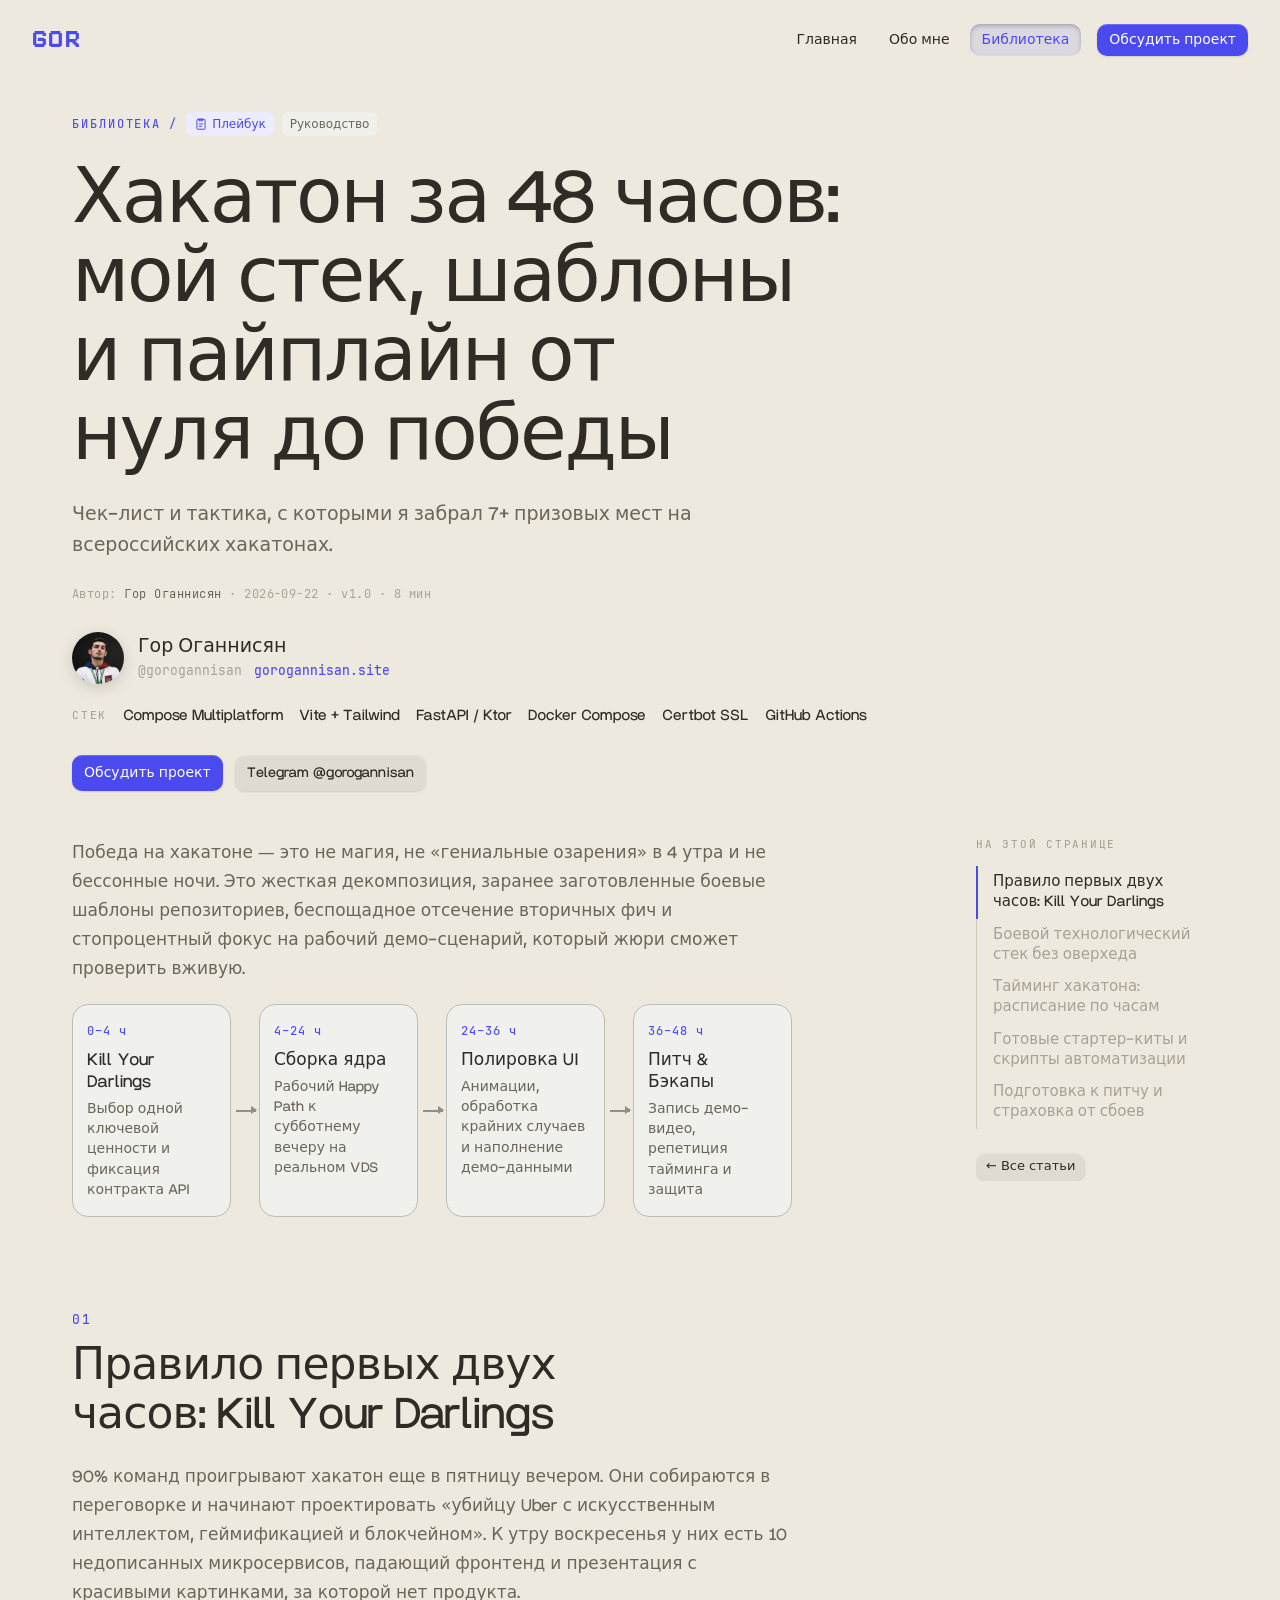
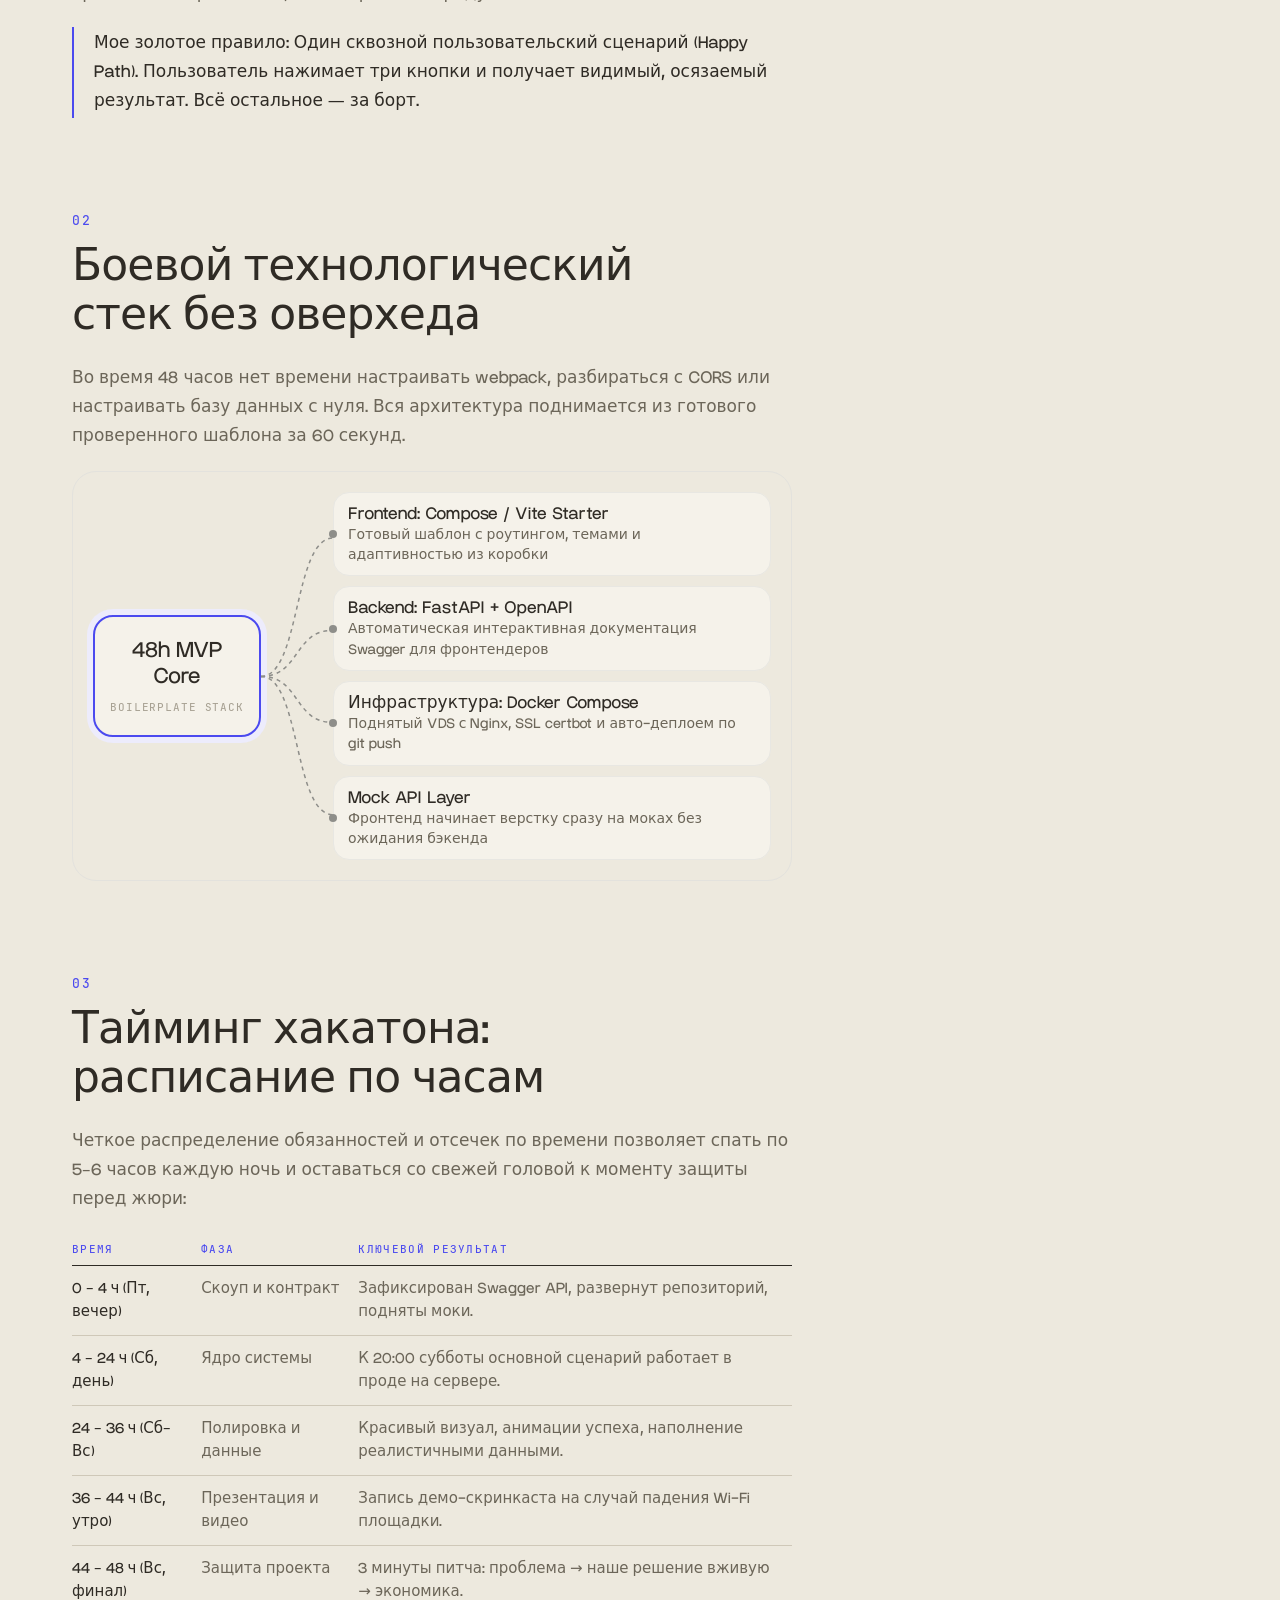
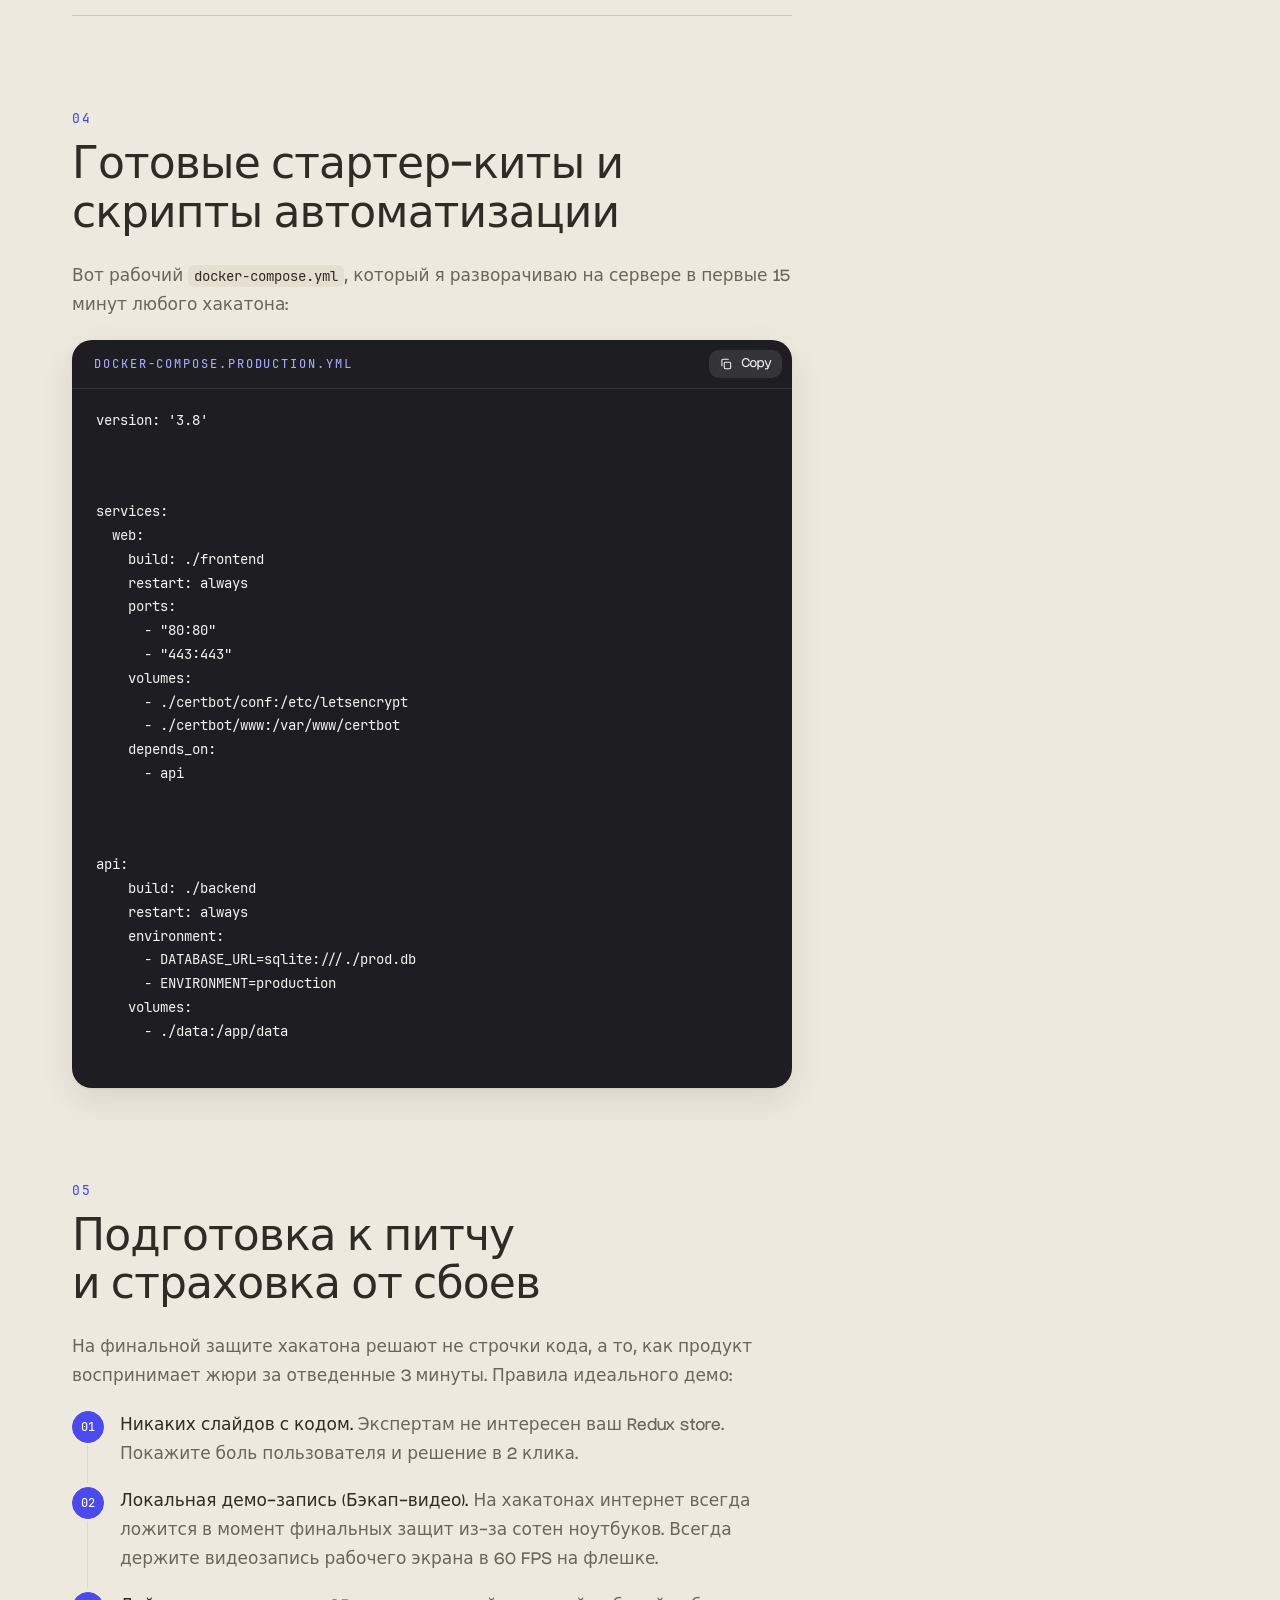
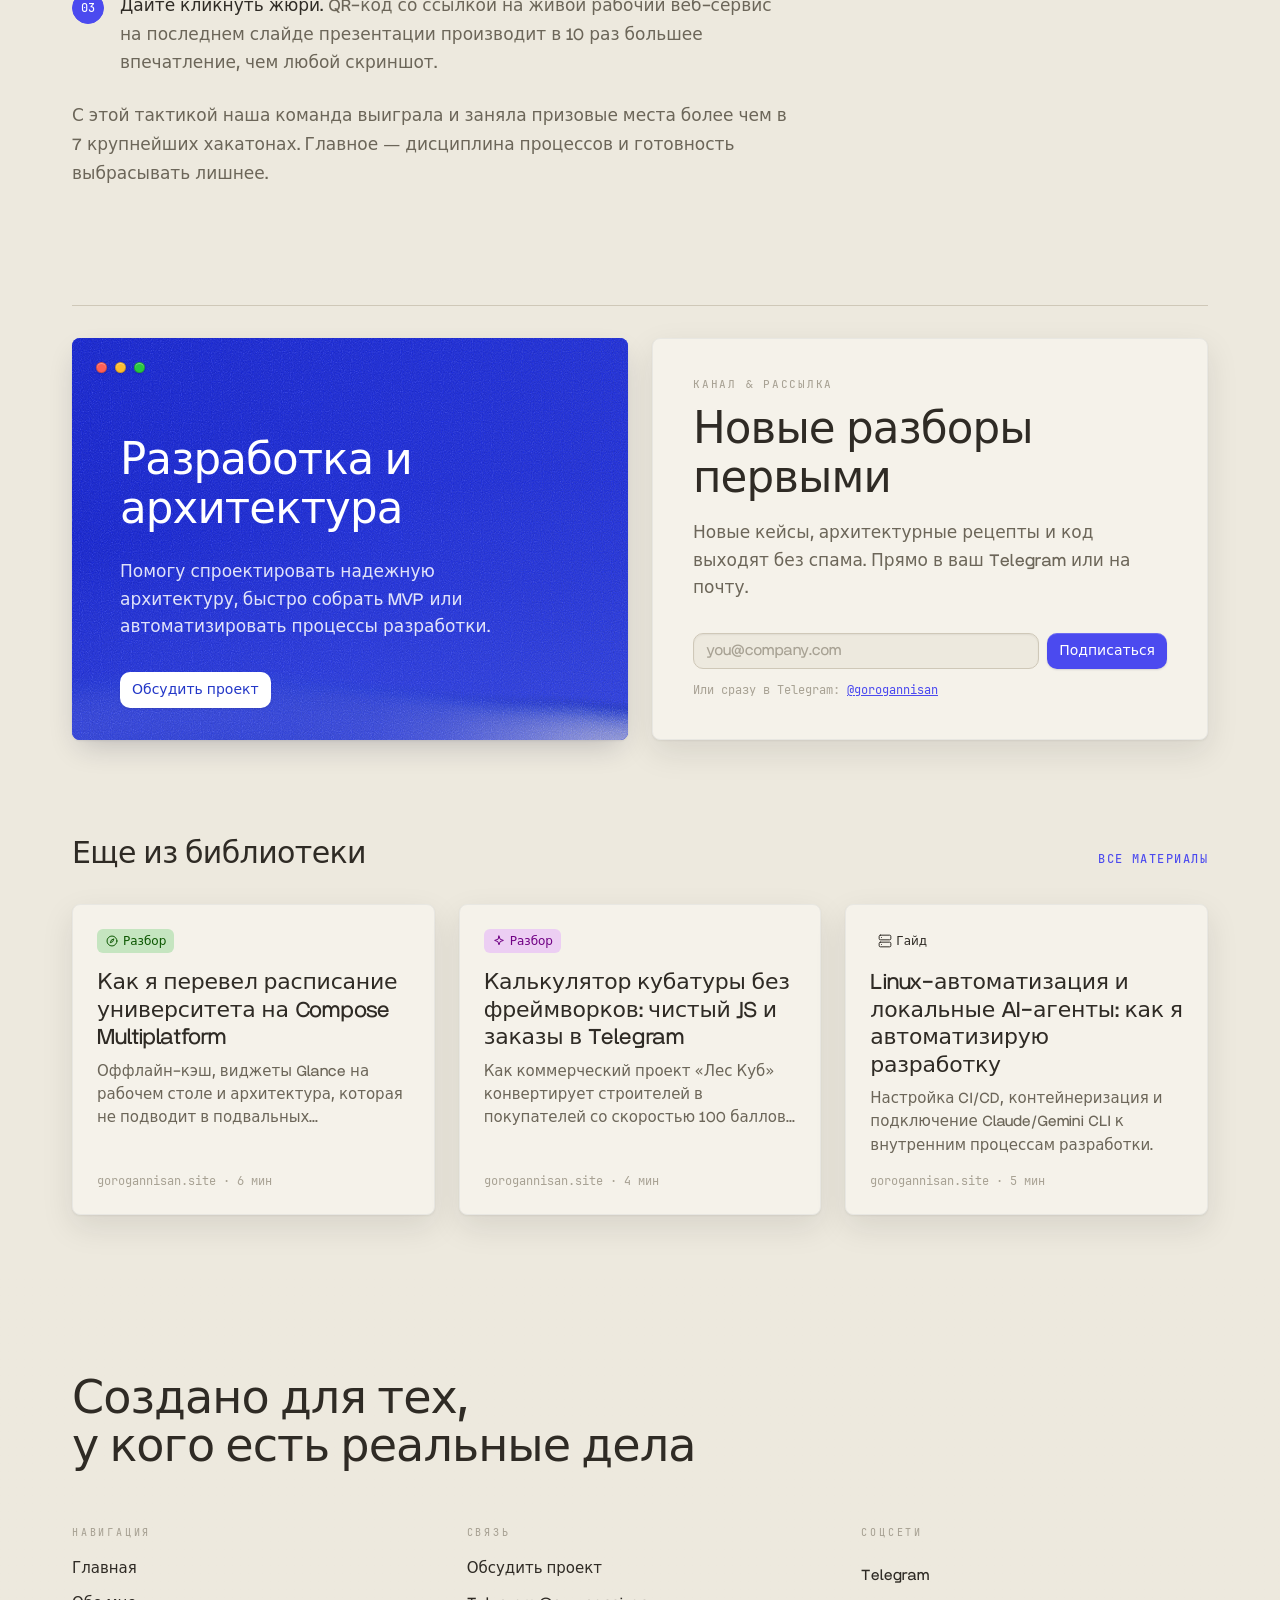
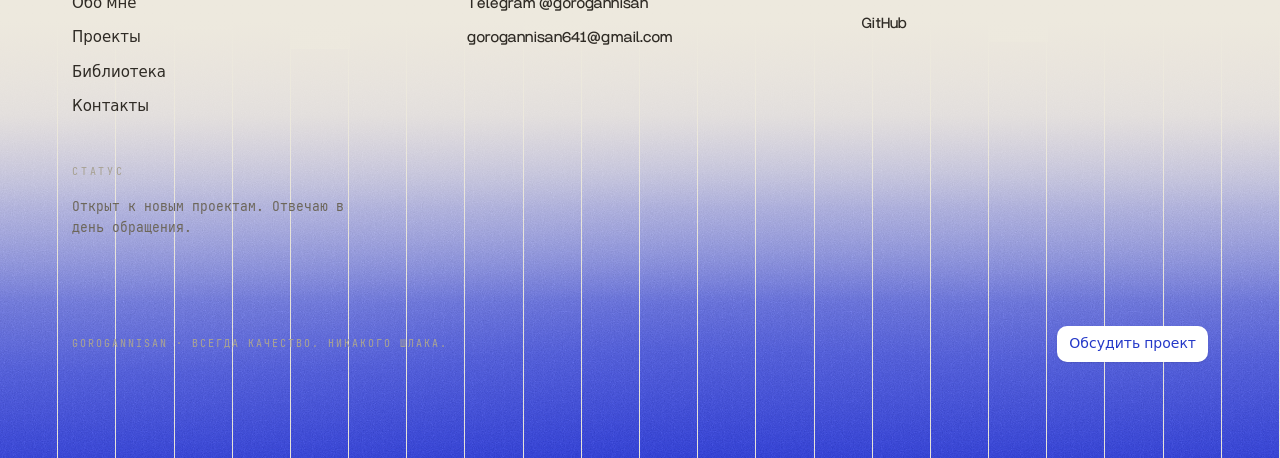
<file: hackathon-48h-mvp-pipeline.html>
<!doctype html>
<html lang="ru">
<head>
<meta charset="UTF-8">
<meta name="viewport" content="width=device-width, initial-scale=1.0">
<meta name="color-scheme" content="light only">
<title>Хакатон за 48 часов: мой стек, шаблоны и пайплайн от нуля до победы | gorogannisan</title>
<meta name="description" content="Чек-лист и тактика, с которыми я забрал 7+ призовых мест на всероссийских хакатонах.">
<meta name="author" content="Гор Оганнисян">
<link rel="icon" href="logo.svg" type="image/svg+xml">
<link rel="stylesheet" href="article-bundle.css">
</head>
<body>

<svg width="0" height="0" aria-hidden="true" focusable="false" style="position:absolute;pointer-events:none">
  <filter id="oj-liquid-a" x="-20%" y="-20%" width="140%" height="140%" color-interpolation-filters="sRGB">
    <feTurbulence type="fractalNoise" baseFrequency="0.0014 0.0031" numOctaves="2" seed="11" result="field">
      <animate attributeName="baseFrequency" dur="41s" begin="0s" repeatCount="indefinite" values="0.0014 0.0031; 0.0019 0.0024; 0.0010 0.0038; 0.0016 0.0028; 0.0014 0.0031"/>
    </feTurbulence>
    <feDisplacementMap in="SourceGraphic" in2="field" scale="150" xChannelSelector="R" yChannelSelector="G" result="wave">
      <animate attributeName="scale" dur="29s" repeatCount="indefinite" values="150; 194; 118; 168; 150"/>
    </feDisplacementMap>
    <feTurbulence type="fractalNoise" baseFrequency="0.0011 0.0022" numOctaves="2" seed="28" result="field2">
      <animate attributeName="baseFrequency" dur="53s" begin="0s" repeatCount="indefinite" values="0.0011 0.0022; 0.0014 0.0017; 0.0008 0.0027; 0.0012 0.0020; 0.0011 0.0022"/>
    </feTurbulence>
    <feDisplacementMap in="wave" in2="field2" scale="90" xChannelSelector="G" yChannelSelector="B" result="swell">
      <animate attributeName="scale" dur="37s" repeatCount="indefinite" values="90; 118; 72; 102; 90"/>
    </feDisplacementMap>
    <feTurbulence type="fractalNoise" baseFrequency="0.9" numOctaves="1" seed="11" stitchTiles="stitch" result="noise"/>
    <feColorMatrix in="noise" type="saturate" values="0" result="mono"/>
    <feComposite in="swell" in2="mono" operator="arithmetic" k1="0" k2="1" k3="0.34" k4="-0.17"/>
  </filter>

  <filter id="oj-footer" x="-15%" y="-15%" width="130%" height="130%" color-interpolation-filters="sRGB">
    <feTurbulence type="fractalNoise" baseFrequency="0.0011 0.0019" numOctaves="2" seed="53" result="field">
      <animate attributeName="baseFrequency" dur="59s" begin="0s" repeatCount="indefinite" values="0.0011 0.0019; 0.0014 0.0015; 0.0009 0.0023; 0.0011 0.0019"/>
    </feTurbulence>
    <feDisplacementMap in="SourceGraphic" in2="field" scale="44" xChannelSelector="R" yChannelSelector="G" result="soft">
      <animate attributeName="scale" dur="47s" repeatCount="indefinite" values="44; 58; 34; 44"/>
    </feDisplacementMap>
    <feTurbulence type="fractalNoise" baseFrequency="0.9" numOctaves="1" seed="53" stitchTiles="stitch" result="noise"/>
    <feColorMatrix in="noise" type="saturate" values="0" result="mono"/>
    <feComposite in="soft" in2="mono" operator="arithmetic" k1="0" k2="1" k3="0.26" k4="-0.13"/>
  </filter>

  <filter id="oj-liquid-b" x="-20%" y="-20%" width="140%" height="140%" color-interpolation-filters="sRGB">
    <feTurbulence type="fractalNoise" baseFrequency="0.0014 0.0031" numOctaves="2" seed="43" result="field">
      <animate attributeName="baseFrequency" dur="27s" begin="-9s" repeatCount="indefinite" values="0.0014 0.0031; 0.0019 0.0024; 0.0010 0.0038; 0.0016 0.0028; 0.0014 0.0031"/>
    </feTurbulence>
    <feDisplacementMap in="SourceGraphic" in2="field" scale="150" xChannelSelector="R" yChannelSelector="G" result="wave">
      <animate attributeName="scale" dur="29s" repeatCount="indefinite" values="150; 194; 118; 168; 150"/>
    </feDisplacementMap>
    <feTurbulence type="fractalNoise" baseFrequency="0.0011 0.0022" numOctaves="2" seed="60" result="field2">
      <animate attributeName="baseFrequency" dur="37s" begin="-14s" repeatCount="indefinite" values="0.0011 0.0022; 0.0014 0.0017; 0.0008 0.0027; 0.0012 0.0020; 0.0011 0.0022"/>
    </feTurbulence>
    <feDisplacementMap in="wave" in2="field2" scale="90" xChannelSelector="G" yChannelSelector="B" result="swell">
      <animate attributeName="scale" dur="37s" repeatCount="indefinite" values="90; 118; 72; 102; 90"/>
    </feDisplacementMap>
    <feTurbulence type="fractalNoise" baseFrequency="0.9" numOctaves="1" seed="43" stitchTiles="stitch" result="noise"/>
    <feColorMatrix in="noise" type="saturate" values="0" result="mono"/>
    <feComposite in="swell" in2="mono" operator="arithmetic" k1="0" k2="1" k3="0.34" k4="-0.17"/>
  </filter>
</svg>

<nav class="nv-nav" aria-label="Primary">
  <a class="nv-brand" href="index.html">gor</a>
  <div class="nv-links">
    <a class="nv-link" href="index.html">Главная</a>
    <a class="nv-link" href="about.html">Обо мне</a>
    <a aria-current="page" class="nv-link" href="library.html">Библиотека</a>
    <a class="nv-link nv-link-cta" href="contact.html">Обсудить проект</a>
  </div>
  <details class="nv-menu">
    <summary class="nv-menu-toggle" aria-label="Menu" aria-expanded="false" aria-controls="nv-orbs">
      <svg class="nv-menu-glyph" viewBox="0 0 16 16" fill="none" stroke="currentColor" stroke-width="1.6" stroke-linecap="round" aria-hidden="true"><path class="nv-mg-a" d="M2.5 5.5h11"/><path class="nv-mg-b" d="M2.5 10.5h11"/></svg>
    </summary>
    <div class="nv-menu-panel" id="nv-orbs">
      <ul class="nv-items">
        <li><a class="nv-item" href="index.html"><svg viewBox="0 0 24 24" fill="none" stroke="currentColor" stroke-width="1.8" stroke-linecap="round" stroke-linejoin="round" aria-hidden="true"><path d="m3 9 9-7 9 7v11a2 2 0 0 1-2 2H5a2 2 0 0 1-2-2z"/><polyline points="9 22 9 12 15 12 15 22"/></svg><span>Главная</span></a></li>
        <li><a class="nv-item" href="about.html"><svg viewBox="0 0 24 24" fill="none" stroke="currentColor" stroke-width="1.8" stroke-linecap="round" stroke-linejoin="round" aria-hidden="true"><circle cx="12" cy="8" r="4"/><path d="M4.5 21a7.5 7.5 0 0 1 15 0"/></svg><span>Обо мне</span></a></li>
        <li><a aria-current="page" class="nv-item" href="library.html"><svg viewBox="0 0 24 24" fill="none" stroke="currentColor" stroke-width="1.8" stroke-linecap="round" stroke-linejoin="round" aria-hidden="true"><path d="M4 4.5h5.5A2.5 2.5 0 0 1 12 7v13a2 2 0 0 0-2-2H4z"/><path d="M20 4.5h-5.5A2.5 2.5 0 0 0 12 7v13a2 2 0 0 1 2-2h6z"/></svg><span>Библиотека</span></a></li>
      </ul>
      <div class="nv-drop-cta">
        <a class="nv-drop-btn" href="contact.html">Обсудить проект</a>
      </div>
    </div>
  </details>
</nav>

<main id="top" class="rs rs-playbooks rs-deck" data-slug="hackathon-48h-mvp-pipeline">

<header class="rs-head">
<div class="wrap">
  <div class="rs-tags">
    <nav class="rs-crumbs pg-eyebrow" aria-label="Breadcrumb">
      <a href="library.html">Библиотека</a>
      <span aria-hidden="true">/</span>
    </nav>
    <a class="resource-badge badge-playbooks" href="library.html">
      <svg aria-hidden="true" viewBox="0 0 24 24" fill="none" stroke="currentColor" stroke-width="1.7" stroke-linecap="round" stroke-linejoin="round"><rect x="5" y="4" width="14" height="17" rx="2"/><path d="M9 3.5h6v3H9zM9 12h6M9 16h4"/></svg>
      Плейбук
    </a>
    <span class="resource-badge badge-file">Руководство</span>
  </div>
  <h1 class="pg-h1 rs-h1">Хакатон за 48 часов: мой стек, шаблоны и пайплайн от нуля до победы</h1>
  <p class="pg-lede">Чек-лист и тактика, с которыми я забрал 7+ призовых мест на всероссийских хакатонах.</p>
  <p class="rs-meta">
    <span>Автор: <a href="about.html" rel="author">Гор Оганнисян</a></span>
    <i aria-hidden="true">·</i>
    <span>2026-09-22</span>
    <i aria-hidden="true">·</i>
    <span>v1.0</span>
    <i aria-hidden="true">·</i>
    <span>8 мин</span>
  </p>
  <div class="rs-hosts" style="display:flex;flex-wrap:wrap;gap:16px 36px;align-items:center;margin:28px 0 4px">
    <div style="display:flex;align-items:center;gap:14px">
      <img src="assets/gor-avatar.png" alt="Гор Оганнисян" width="52" height="52" decoding="async" style="width:52px;height:52px;border-radius:50%;object-fit:cover;flex:none;box-shadow:0 4px 14px rgba(29,29,34,.16)">
      <div style="display:flex;flex-direction:column;gap:4px">
        <span style="font:400 19px/1.2 var(--sans);color:var(--ink)">Гор Оганнисян</span>
        <span style="display:flex;flex-wrap:gap;gap:4px 12px">
          <a href="https://t.me/gorogannisan" target="_blank" rel="noreferrer" style="font:400 13px/1.3 var(--mono);color:var(--ink-3);text-decoration:none">@gorogannisan</a>
          <a href="https://gorogannisan.site" target="_blank" rel="noreferrer" style="font:600 13px/1.3 var(--mono);color:var(--indigo);text-decoration:none">gorogannisan.site</a>
        </span>
      </div>
    </div>
  </div>
  <div class="rs-apps">
    <span class="rs-apps-k">Стек</span>
    <span class="rs-app">Compose Multiplatform</span><span class="rs-app">Vite + Tailwind</span><span class="rs-app">FastAPI / Ktor</span><span class="rs-app">Docker Compose</span><span class="rs-app">Certbot SSL</span><span class="rs-app">GitHub Actions</span>
  </div>
  <div class="rs-actions">
    <a class="rs-btn rs-btn-primary" href="contact.html">Обсудить проект</a>
    <a class="rs-btn rs-btn-secondary" href="https://t.me/gorogannisan" target="_blank" rel="noreferrer">Telegram @gorogannisan</a>
  </div>
</div>
</header>

<div class="wrap">
<div class="rs-grid">
<article class="rs-article">
<p>Победа на хакатоне — это не магия, не «гениальные озарения» в 4 утра и не бессонные ночи. Это жесткая декомпозиция, заранее заготовленные боевые шаблоны репозиториев, беспощадное отсечение вторичных фич и стопроцентный фокус на рабочий демо-сценарий, который жюри сможет проверить вживую.</p>

<ol class="rv rv-flow">
<li class="rv-step">
  <span class="rv-step-k"><span class="rv-step-n">0–4 ч</span></span>
  <b class="rv-step-t">Kill Your Darlings</b>
  <span class="rv-step-p">Выбор одной ключевой ценности и фиксация контракта API</span>
</li>
<li class="rv-step">
  <span class="rv-step-k"><span class="rv-step-n">4–24 ч</span></span>
  <b class="rv-step-t">Сборка ядра</b>
  <span class="rv-step-p">Рабочий Happy Path к субботнему вечеру на реальном VDS</span>
</li>
<li class="rv-step">
  <span class="rv-step-k"><span class="rv-step-n">24–36 ч</span></span>
  <b class="rv-step-t">Полировка UI</b>
  <span class="rv-step-p">Анимации, обработка крайних случаев и наполнение демо-данными</span>
</li>
<li class="rv-step">
  <span class="rv-step-k"><span class="rv-step-n">36–48 ч</span></span>
  <b class="rv-step-t">Питч & Бэкапы</b>
  <span class="rv-step-p">Запись демо-видео, репетиция тайминга и защита</span>
</li>
</ol>

<h2 id="pravilo-pervyh-dvuh-chasov-kill-your-darlings">Правило первых двух часов: Kill Your Darlings</h2>

<p>90% команд проигрывают хакатон еще в пятницу вечером. Они собираются в переговорке и начинают проектировать «убийцу Uber с искусственным интеллектом, геймификацией и блокчейном». К утру воскресенья у них есть 10 недописанных микросервисов, падающий фронтенд и презентация с красивыми картинками, за которой нет продукта.</p>

<blockquote><p>Мое золотое правило: <strong>Один сквозной пользовательский сценарий (Happy Path)</strong>. Пользователь нажимает три кнопки и получает видимый, осязаемый результат. Всё остальное — за борт.</p></blockquote>

<h2 id="boevoy-tehnologicheskiy-stek-bez-overheda">Боевой технологический стек без оверхеда</h2>

<p>Во время 48 часов нет времени настраивать webpack, разбираться с CORS или настраивать базу данных с нуля. Вся архитектура поднимается из готового проверенного шаблона за 60 секунд.</p>

<div class="rv rv-hub" role="img" aria-label="48h MVP Core architecture">
  <div class="rv-hub-center">
    <span class="rv-hub-name">48h MVP Core</span>
    <span class="rv-hub-note">Boilerplate Stack</span>
  </div>
  <svg class="rv-hub-wires" viewBox="0 0 100 100" preserveAspectRatio="none" aria-hidden="true">
    <path d="M0,50 C55,50 45,12.50 100,12.50"/><path d="M0,50 C55,50 45,37.50 100,37.50"/><path d="M0,50 C55,50 45,62.50 100,62.50"/><path d="M0,50 C55,50 45,87.50 100,87.50"/>
  </svg>
  <ol class="rv-hub-spokes">
    <li class="rv-spoke">
  <span class="rv-spoke-t">
    <b>Frontend: Compose / Vite Starter</b>
    <span>Готовый шаблон с роутингом, темами и адаптивностью из коробки</span>
  </span>
</li>
<li class="rv-spoke">
  <span class="rv-spoke-t">
    <b>Backend: FastAPI + OpenAPI</b>
    <span>Автоматическая интерактивная документация Swagger для фронтендеров</span>
  </span>
</li>
<li class="rv-spoke">
  <span class="rv-spoke-t">
    <b>Инфраструктура: Docker Compose</b>
    <span>Поднятый VDS с Nginx, SSL certbot и авто-деплоем по git push</span>
  </span>
</li>
<li class="rv-spoke">
  <span class="rv-spoke-t">
    <b>Mock API Layer</b>
    <span>Фронтенд начинает верстку сразу на моках без ожидания бэкенда</span>
  </span>
</li>
  </ol>
</div>

<h2 id="tayming-hakatona-raspisanie-po-chasam">Тайминг хакатона: расписание по часам</h2>

<p>Четкое распределение обязанностей и отсечек по времени позволяет спать по 5–6 часов каждую ночь и оставаться со свежей головой к моменту защиты перед жюри:</p>

<div class="rs-table">
  <table>
    <thead><tr><th>Время</th><th>Фаза</th><th>Ключевой результат</th></tr></thead>
    <tbody>
      <tr><td><strong>0 – 4 ч (Пт, вечер)</strong></td><td>Скоуп и контракт</td><td>Зафиксирован Swagger API, развернут репозиторий, подняты моки.</td></tr>
<tr><td><strong>4 – 24 ч (Сб, день)</strong></td><td>Ядро системы</td><td>К 20:00 субботы основной сценарий работает в проде на сервере.</td></tr>
<tr><td><strong>24 – 36 ч (Сб–Вс)</strong></td><td>Полировка и данные</td><td>Красивый визуал, анимации успеха, наполнение реалистичными данными.</td></tr>
<tr><td><strong>36 – 44 ч (Вс, утро)</strong></td><td>Презентация и видео</td><td>Запись демо-скринкаста на случай падения Wi-Fi площадки.</td></tr>
<tr><td><strong>44 – 48 ч (Вс, финал)</strong></td><td>Защита проекта</td><td>3 минуты питча: проблема → наше решение вживую → экономика.</td></tr>
    </tbody>
  </table>
</div>
<h2 id="gotovye-starter-kity-i-skripty-avtomatizatsii">Готовые стартер-киты и скрипты автоматизации</h2>

<p>Вот рабочий <code>docker-compose.yml</code>, который я разворачиваю на сервере в первые 15 минут любого хакатона:</p>

<p><div class="rs-code">
  <div class="rs-code-bar">
    <span class="resource-badge badge-prompts">docker-compose.production.yml</span>
    <button type="button" class="rs-btn rs-btn-secondary rs-btn-sm" data-rs-copy>
      <svg viewBox="0 0 24 24" width="14" height="14" fill="none" stroke="currentColor" stroke-width="1.8" stroke-linecap="round" stroke-linejoin="round" aria-hidden="true"><rect x="9" y="9" width="11" height="11" rx="2"></rect><path d="M5 15V6a2 2 0 0 1 2-2h9"></path></svg>
      <span>Copy</span>
    </button>
  </div>
  <pre><code>version: '3.8'</p>

<p>services:
  web:
    build: ./frontend
    restart: always
    ports:
      - "80:80"
      - "443:443"
    volumes:
      - ./certbot/conf:/etc/letsencrypt
      - ./certbot/www:/var/www/certbot
    depends_on:
      - api</p>

<p>api:
    build: ./backend
    restart: always
    environment:
      - DATABASE_URL=sqlite:///./prod.db
      - ENVIRONMENT=production
    volumes:
      - ./data:/app/data</code></pre>
</div></p>

<h2 id="podgotovka-k-pitchu-i-strahovka-ot-sboev">Подготовка к питчу и страховка от сбоев</h2>

<p>На финальной защите хакатона решают не строчки кода, а то, как продукт воспринимает жюри за отведенные 3 минуты. Правила идеального демо:</p>

<ol class="rv-steps">
<li><strong>Никаких слайдов с кодом.</strong> Экспертам не интересен ваш Redux store. Покажите боль пользователя и решение в 2 клика.</li>
<li><strong>Локальная демо-запись (Бэкап-видео).</strong> На хакатонах интернет всегда ложится в момент финальных защит из-за сотен ноутбуков. Всегда держите видеозапись рабочего экрана в 60 FPS на флешке.</li>
<li><strong>Дайте кликнуть жюри.</strong> QR-код со ссылкой на живой рабочий веб-сервис на последнем слайде презентации производит в 10 раз большее впечатление, чем любой скриншот.</li>
</ol>

<p>С этой тактикой наша команда выиграла и заняла призовые места более чем в 7 крупнейших хакатонах. Главное — дисциплина процессов и готовность выбрасывать лишнее.</p>
</article>

<aside class="rs-toc" aria-label="На этой странице">
  <div class="rs-toc-in">
    <p class="rs-toc-h">На этой странице</p>
    <ol>
      <li><a href="#pravilo-pervyh-dvuh-chasov-kill-your-darlings"><span>Правило первых двух часов: Kill Your Darlings</span></a></li><li><a href="#boevoy-tehnologicheskiy-stek-bez-overheda"><span>Боевой технологический стек без оверхеда</span></a></li><li><a href="#tayming-hakatona-raspisanie-po-chasam"><span>Тайминг хакатона: расписание по часам</span></a></li><li><a href="#gotovye-starter-kity-i-skripty-avtomatizatsii"><span>Готовые стартер-киты и скрипты автоматизации</span></a></li><li><a href="#podgotovka-k-pitchu-i-strahovka-ot-sboev"><span>Подготовка к питчу и страховка от сбоев</span></a></li>
    </ol>
    <div class="rs-toc-foot">
      <a class="rs-btn rs-btn-secondary rs-btn-sm" href="library.html">← Все статьи</a>
    </div>
  </div>
</aside>
</div>

<section class="rs-end" aria-label="Связь и рассылка">
  <div class="rs-door">
    <div class="fg-copy">
      <div class="fg-page-dots" aria-hidden="true">
        <span class="fg-page-dot fg-page-dot-red"></span>
        <span class="fg-page-dot fg-page-dot-yellow"></span>
        <span class="fg-page-dot fg-page-dot-green"></span>
      </div>
      <h2 class="fg-h">Разработка и архитектура</h2>
      <p class="fg-p">Помогу спроектировать надежную архитектуру, быстро собрать MVP или автоматизировать процессы разработки.</p>
      <a class="rs-btn rs-btn-onblue" href="contact.html">Обсудить проект</a>
    </div>
  </div>
  <div class="rs-card">
    <p class="rs-card-k">Канал & Рассылка</p>
    <h2 class="rs-card-h">Новые разборы первыми</h2>
    <p class="rs-card-p">Новые кейсы, архитектурные рецепты и код выходят без спама. Прямо в ваш Telegram или на почту.</p>
    <form class="rs-form" onsubmit="event.preventDefault(); window.open('https://t.me/gorogannisan', '_blank');">
      <input class="rs-field" type="email" placeholder="you@company.com" aria-label="Email">
      <button type="submit" class="rs-btn rs-btn-primary">Подписаться</button>
    </form>
    <p class="rs-note">Или сразу в Telegram: <a href="https://t.me/gorogannisan" target="_blank" style="color:var(--indigo);text-decoration:underline;">@gorogannisan</a></p>
  </div>
</section>

<section class="rs-more" aria-labelledby="rs-more-h">
  <div class="rs-more-head">
    <h2 class="rs-more-h" id="rs-more-h">Еще из библиотеки</h2>
    <a class="rs-more-all" href="library.html">Все материалы</a>
  </div>
  <ul class="rs-more-list">
    <li><a class="rs-item" href="compose-multiplatform-offline-schedule.html">
  <span class="rs-item-tags"><span class="resource-badge badge-guides"><svg aria-hidden="true" viewBox="0 0 24 24" fill="none" stroke="currentColor" stroke-width="1.7" stroke-linecap="round" stroke-linejoin="round"><circle cx="12" cy="12" r="8.5"/><path d="m15 9-1.8 4.2L9 15l1.8-4.2z"/></svg>Разбор</span></span>
  <span class="rs-item-t">Как я перевел расписание университета на Compose Multiplatform</span>
  <span class="rs-item-p">Оффлайн-кэш, виджеты Glance на рабочем столе и архитектура, которая не подводит в подвальных аудиториях.</span>
  <span class="rs-item-u">gorogannisan.site · 6 мин</span>
</a></li>
<li><a class="rs-item" href="lightweight-calc-pure-js-telegram.html">
  <span class="rs-item-tags"><span class="resource-badge badge-skills"><svg aria-hidden="true" viewBox="0 0 24 24" fill="none" stroke="currentColor" stroke-width="1.7" stroke-linecap="round" stroke-linejoin="round"><path d="M12 3.5l2 5.5 5.5 2-5.5 2-2 5.5-2-5.5-5.5-2 5.5-2z"/></svg>Разбор</span></span>
  <span class="rs-item-t">Калькулятор кубатуры без фреймворков: чистый JS и заказы в Telegram</span>
  <span class="rs-item-p">Как коммерческий проект «Лес Куб» конвертирует строителей в покупателей со скоростью 100 баллов PageSpeed.</span>
  <span class="rs-item-u">gorogannisan.site · 4 мин</span>
</a></li>
<li><a class="rs-item" href="linux-infra-and-ai-automation.html">
  <span class="rs-item-tags"><span class="resource-badge badge-infra"><svg aria-hidden="true" viewBox="0 0 24 24" fill="none" stroke="currentColor" stroke-width="1.7" stroke-linecap="round" stroke-linejoin="round"><rect x="2" y="2" width="20" height="8" rx="2" ry="2"/><rect x="2" y="14" width="20" height="8" rx="2" ry="2"/><line x1="6" y1="6" x2="6.01" y2="6"/><line x1="6" y1="18" x2="6.01" y2="18"/></svg>Гайд</span></span>
  <span class="rs-item-t">Linux-автоматизация и локальные AI-агенты: как я автоматизирую разработку</span>
  <span class="rs-item-p">Настройка CI/CD, контейнеризация и подключение Claude/Gemini CLI к внутренним процессам разработки.</span>
  <span class="rs-item-u">gorogannisan.site · 5 мин</span>
</a></li>
  </ul>
</section>
</div>

<footer class="ft" id="footer">
  <div class="ft-sky" aria-hidden="true">
    <i style="--h:86%;--d:0s"></i>
    <i style="--h:72%;--d:-7s"></i>
    <i style="--h:95%;--d:-13s"></i>
    <i style="--h:67%;--d:-3s"></i>
    <i style="--h:79%;--d:-19s"></i>
    <i style="--h:64%;--d:-9s"></i>
    <i style="--h:91%;--d:-24s"></i>
    <i style="--h:70%;--d:-5s"></i>
    <i style="--h:100%;--d:-16s"></i>
    <i style="--h:66%;--d:-11s"></i>
    <i style="--h:83%;--d:-21s"></i>
    <i style="--h:74%;--d:-2s"></i>
    <i style="--h:97%;--d:-14s"></i>
    <i style="--h:68%;--d:-8s"></i>
    <i style="--h:88%;--d:-26s"></i>
    <i style="--h:76%;--d:-4s"></i>
    <i style="--h:93%;--d:-18s"></i>
    <i style="--h:65%;--d:-12s"></i>
    <i style="--h:90%;--d:-6s"></i>
    <i style="--h:99%;--d:-22s"></i>
    <i style="--h:81%;--d:-10s"></i>
    <i style="--h:71%;--d:-15s"></i>
  </div>
  <div class="ft-grain" aria-hidden="true"></div>

  <div class="wrap ft-in">
    <h2 class="ft-h">Создано для тех,<br>у кого есть реальные дела</h2>

    <div class="ft-cols">
      <nav class="ft-col" aria-label="Site">
        <span class="ft-lab">Навигация</span>
        <a href="index.html">Главная</a>
        <a href="about.html">Обо мне</a>
        <a href="index.html#projects">Проекты</a>
        <a href="library.html">Библиотека</a>
        <a href="contact.html">Контакты</a>
      </nav>
      <div class="ft-col">
        <span class="ft-lab">Связь</span>
        <a href="contact.html">Обсудить проект</a>
        <a href="https://t.me/gorogannisan" target="_blank" rel="noopener">Telegram @gorogannisan</a>
        <a href="mailto:gorogannisan641@gmail.com">gorogannisan641@gmail.com</a>
      </div>
      <nav class="ft-col ft-col-else" aria-label="Elsewhere">
        <span class="ft-lab">Соцсети</span>
        <a class="ft-el" href="https://t.me/gorogannisan" target="_blank" rel="noopener"><span class="ft-el-t">Telegram</span></a>
        <a class="ft-el" href="https://github.com/gorogannisan" target="_blank" rel="noopener"><span class="ft-el-t">GitHub</span></a>
      </nav>
      <div class="ft-col ft-col-status">
        <span class="ft-lab">Статус</span>
        <p class="ft-p" style="font-family: var(--mono); font-size: 13px; color: var(--ink-2); line-height: 1.6; margin: 0;">Открыт к новым проектам. Отвечаю в день обращения.</p>
      </div>
    </div>

    <div class="ft-foot">
      <nav class="ft-marks" aria-label="Elsewhere">
        <a class="ft-el ft-mark" aria-label="Telegram" href="https://t.me/gorogannisan" target="_blank" rel="noopener"><span class="ft-el-t">Telegram</span></a>
        <a class="ft-el ft-mark" aria-label="GitHub" href="https://github.com/gorogannisan" target="_blank" rel="noopener"><span class="ft-el-t">GitHub</span></a>
      </nav>
      <a class="ft-pill" href="contact.html">Обсудить проект</a>
      <span class="ft-fine">gorogannisan · всегда качество. никакого шлака.</span>
    </div>
  </div>
</footer>
</main>

<script src="scripts/article.js"></script>
</body>
</html>
</file>
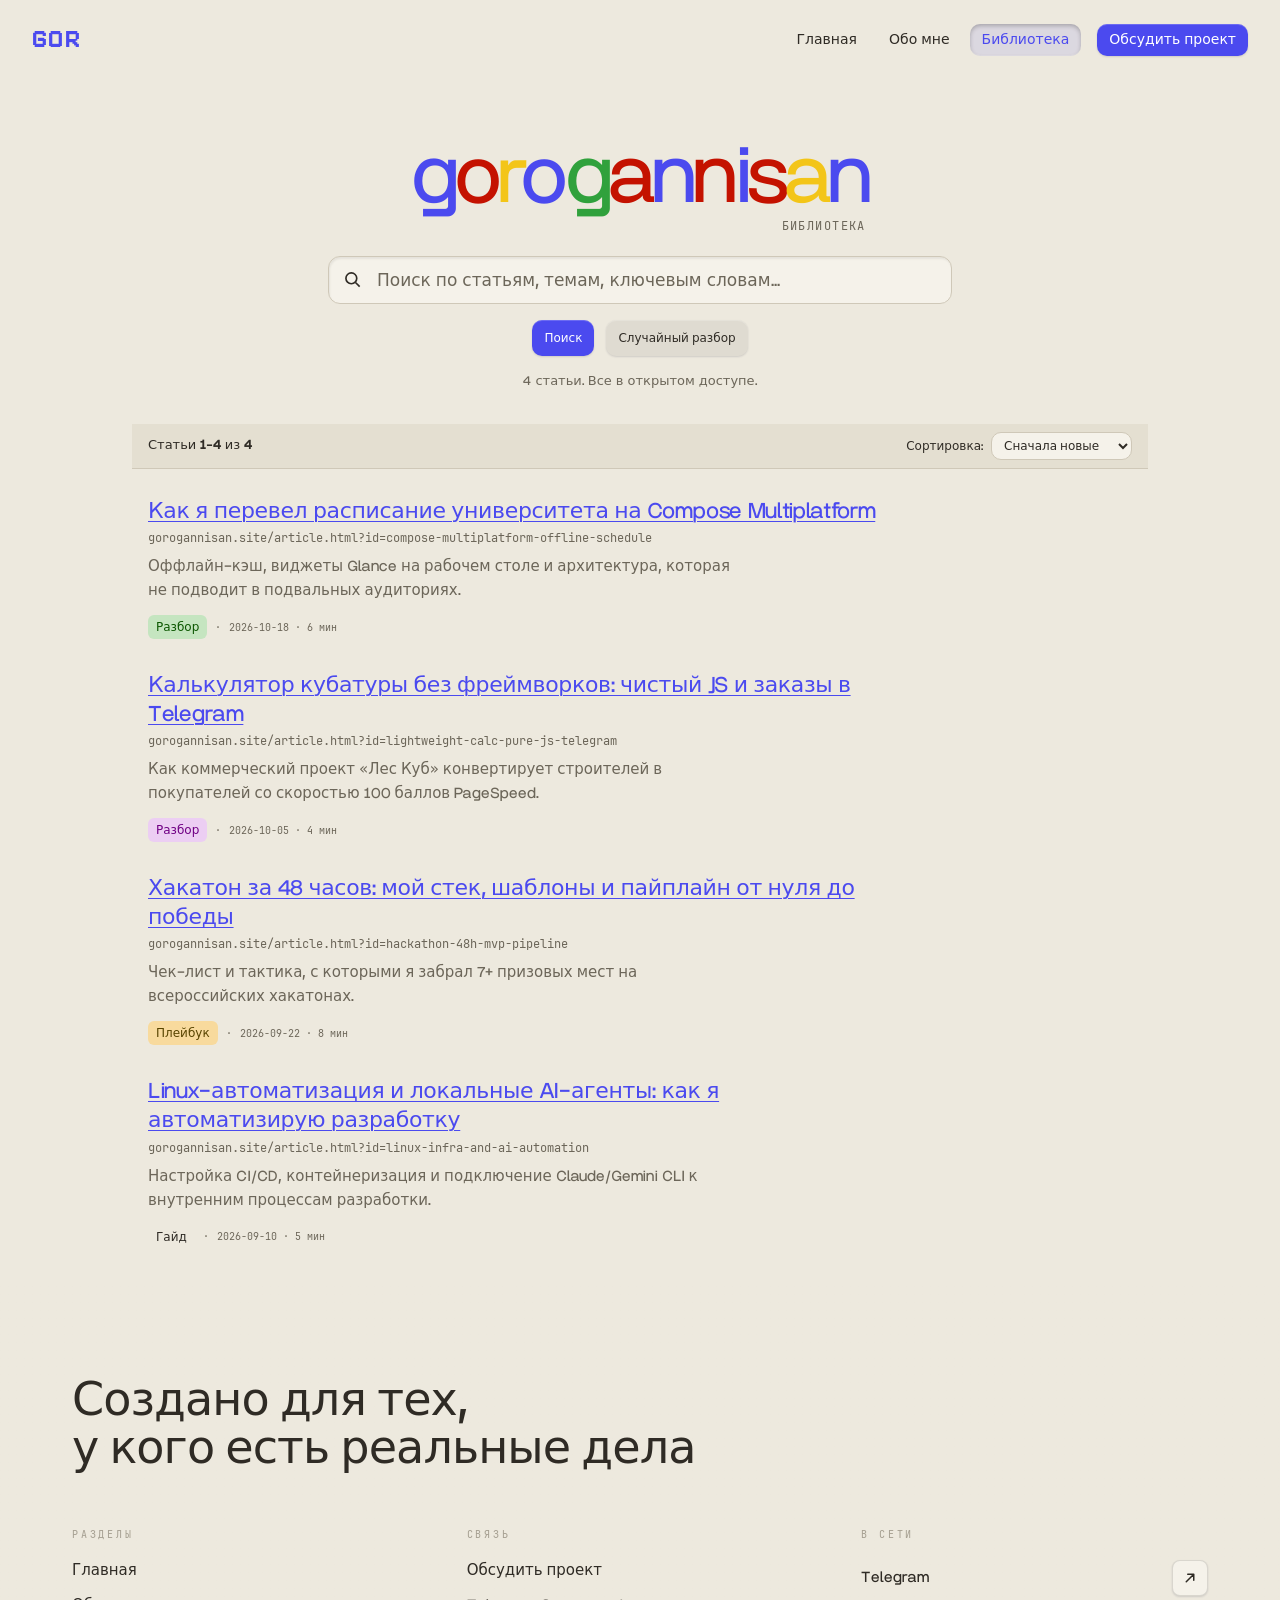
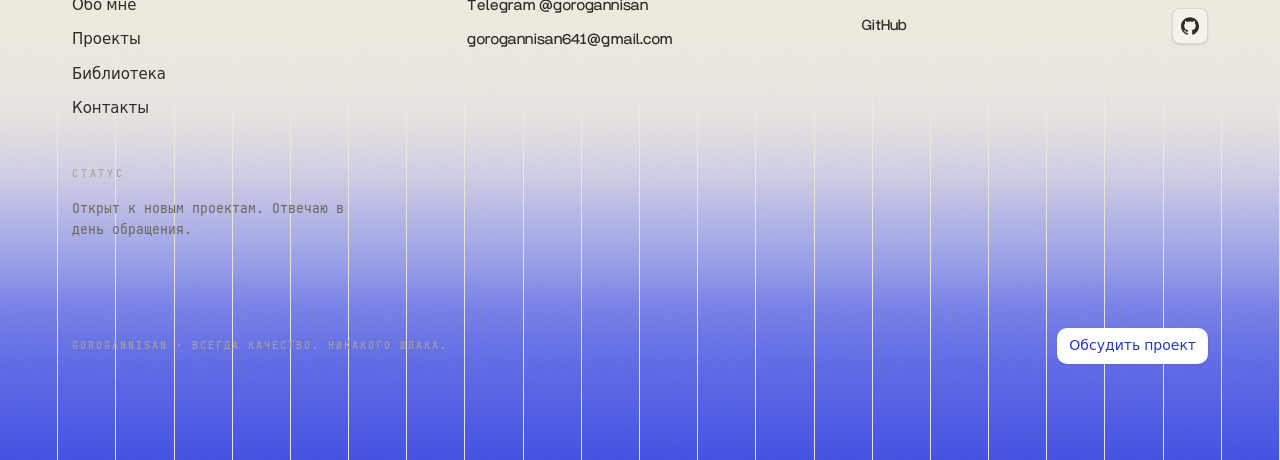
<file: library.html>
<!doctype html>
<html lang="ru">
<head>
<meta charset="UTF-8">
<meta name="viewport" content="width=device-width, initial-scale=1.0">
<meta name="color-scheme" content="light only">
<title>Библиотека | gorogannisan</title>
<meta name="description" content="База знаний, статьи и архитектурные решения от разработчика gorogannisan.">
<link rel="icon" href="logo.svg" type="image/svg+xml">
<link rel="stylesheet" href="style.css">
</head>
<body>

<nav class="nv-nav" aria-label="Primary">
  <a class="nv-brand" href="index.html">gor</a>
  <div class="nv-links">
    <a class="nv-link" href="index.html">Главная</a>
    <a class="nv-link" href="about.html">Обо мне</a>
    <a aria-current="page" class="nv-link nv-link-active" href="library.html">Библиотека</a>
    <a class="nv-link nv-link-cta" href="contact.html">Обсудить проект</a>
  </div>
  <details class="nv-menu">
    <summary aria-controls="nv-orbs" aria-expanded="false" aria-label="Menu" class="nv-menu-toggle">
      <svg aria-hidden="true" class="nv-menu-glyph" fill="none" stroke="currentColor" stroke-linecap="round" stroke-width="1.6" viewBox="0 0 16 16"><path class="nv-mg-a" d="M2.5 5.5h11"></path><path class="nv-mg-b" d="M2.5 10.5h11"></path></svg>
    </summary>
    <div class="nv-menu-panel" id="nv-orbs">
      <ul class="nv-items">
        <li><a class="nv-item" href="index.html"><svg aria-hidden="true" fill="none" stroke="currentColor" stroke-linecap="round" stroke-linejoin="round" stroke-width="1.8" viewBox="0 0 24 24"><path d="m3 9 9-7 9 7v11a2 2 0 0 1-2 2H5a2 2 0 0 1-2-2z"></path><polyline points="9 22 9 12 15 12 15 22"></polyline></svg><span>Главная</span></a></li>
        <li><a class="nv-item" href="about.html"><svg aria-hidden="true" fill="none" stroke="currentColor" stroke-linecap="round" stroke-linejoin="round" stroke-width="1.8" viewBox="0 0 24 24"><path d="M20 21v-2a4 4 0 0 0-4-4H8a4 4 0 0 0-4 4v2"></path><circle cx="12" cy="7" r="4"></circle></svg><span>Обо мне</span></a></li>
        <li><a class="nv-item" href="library.html"><svg aria-hidden="true" fill="none" stroke="currentColor" stroke-linecap="round" stroke-linejoin="round" stroke-width="1.8" viewBox="0 0 24 24"><path d="M4 4.5h5.5A2.5 2.5 0 0 1 12 7v13a2 2 0 0 0-2-2H4z"></path><path d="M20 4.5h-5.5A2.5 2.5 0 0 0 12 7v13a2 2 0 0 1 2-2h6z"></path></svg><span>Библиотека</span></a></li>
      </ul>
      <div class="nv-drop-cta">
        <a class="nv-drop-btn" href="contact.html">Обсудить проект</a>
      </div>
    </div>
  </details>
</nav>

<main class="library">

<section aria-label="Поиск по библиотеке" class="search-home">
  <h1>
    <a aria-label="gorogannisan Библиотека" href="library.html">
      <span aria-hidden="true" class="search-wordmark">
        <span class="letter-0">g</span><span class="letter-1">o</span><span class="letter-2">r</span><span class="letter-3">o</span><span class="letter-4">g</span><span class="letter-5">a</span><span class="letter-6">n</span><span class="letter-7">n</span><span class="letter-0">i</span><span class="letter-1">s</span><span class="letter-2">a</span><span class="letter-3">n</span>
      </span>
      <span class="wordmark-label">Библиотека</span>
    </a>
  </h1>

  <form class="search-form" onsubmit="event.preventDefault();" role="search">
    <label class="sr-only" for="library-query">Поиск по библиотеке</label>
    <div class="search-input-wrap">
      <svg aria-hidden="true" height="20" width="20" viewBox="0 0 24 24"><circle cx="10" cy="10" r="6.5" fill="none" stroke="currentColor" stroke-width="2"></circle><path d="m15 15 5 5" fill="none" stroke="currentColor" stroke-width="2"></path></svg>
      <input autocomplete="off" id="library-query" maxlength="200" name="q" placeholder="Поиск по статьям, темам, ключевым словам..." type="search">
    </div>
    <div class="search-buttons hr-actions">
      <button class="search-button hr-btn hr-btn-solid" type="submit">Поиск</button>
      <button class="search-button hr-btn hr-btn-soft" id="btn-lucky" type="button">Случайный разбор</button>
    </div>
  </form>
  <p class="library-note" id="library-note">4 статьи. Все в открытом доступе.</p>
</section>



<section id="results" class="results" aria-label="Результаты">
  <div class="results-bar">
    <p id="results-count-text">Статьи <strong>1–3</strong> из <strong>4</strong></p>
    <div class="sort-form">
      <label for="library-sort">Сортировка:</label>
      <select id="library-sort">
        <option value="recent">Сначала новые</option>
        <option value="title">По названию А–Я</option>
      </select>
    </div>
  </div>

  <ol class="result-list" id="result-list"></ol>

  <div class="empty-results" id="empty-state" style="display:none; text-align:center; padding: 48px 20px;">
    <h2>Ничего не найдено</h2>
    <p>Попробуйте изменить поисковый запрос или выбрать другую категорию.</p>
  </div>

  <nav class="pagination" id="pagination-nav" aria-label="Пагинация">
    <div class="page-links" id="page-links"></div>
  </nav>
</section>

</main>

<!-- PROFESSIONAL FOOTER -->
<footer class="ft" id="footer">
<div aria-hidden="true" class="ft-sky">
<i style="--h:86%;--d:0s"></i>
<i style="--h:72%;--d:-7s"></i>
<i style="--h:95%;--d:-13s"></i>
<i style="--h:67%;--d:-3s"></i>
<i style="--h:79%;--d:-19s"></i>
<i style="--h:64%;--d:-9s"></i>
<i style="--h:91%;--d:-24s"></i>
<i style="--h:70%;--d:-5s"></i>
<i style="--h:100%;--d:-16s"></i>
<i style="--h:66%;--d:-11s"></i>
<i style="--h:83%;--d:-21s"></i>
<i style="--h:74%;--d:-2s"></i>
<i style="--h:97%;--d:-14s"></i>
<i style="--h:68%;--d:-8s"></i>
<i style="--h:88%;--d:-26s"></i>
<i style="--h:76%;--d:-4s"></i>
<i style="--h:93%;--d:-18s"></i>
<i style="--h:65%;--d:-12s"></i>
<i style="--h:90%;--d:-6s"></i>
<i style="--h:99%;--d:-22s"></i>
<i style="--h:81%;--d:-10s"></i>
<i style="--h:71%;--d:-15s"></i>
</div>
<div aria-hidden="true" class="ft-grain"></div>
<div class="wrap ft-in">
<h2 class="ft-h">Создано для тех,<br>у кого есть реальные дела</h2>
<div class="ft-cols">
<nav aria-label="Разделы" class="ft-col">
<span class="ft-lab">Разделы</span>
<a href="index.html">Главная</a>
<a href="about.html">Обо мне</a>
<a href="index.html#projects">Проекты</a>
<a href="library.html">Библиотека</a>
<a href="contact.html">Контакты</a>
</nav>
<div class="ft-col">
<span class="ft-lab">Связь</span>
<a href="contact.html">Обсудить проект</a>
<a href="https://t.me/gorogannisan" target="_blank" rel="noopener">Telegram @gorogannisan</a>
<a href="mailto:gorogannisan641@gmail.com">gorogannisan641@gmail.com</a>
</div>
<nav aria-label="В сети" class="ft-col ft-col-else">
<span class="ft-lab">В сети</span>
<a class="ft-el" data-press-nav="" href="https://t.me/gorogannisan" target="_blank" rel="noopener">
  <span class="ft-el-t">Telegram</span>
  <span class="ft-el-i"><svg aria-hidden="true" fill="none" stroke="currentColor" stroke-linecap="round" stroke-linejoin="round" stroke-width="2" viewBox="0 0 24 24"><path d="M7 17 17 7M9 7h8v8"></path></svg></span>
</a>
<a class="ft-el" data-press-nav="" href="https://github.com/gorogannisan" target="_blank" rel="noopener">
  <span class="ft-el-t">GitHub</span>
  <span class="ft-el-i"><svg aria-hidden="true" viewBox="0 0 24 24"><path d="M12 .297c-6.63 0-12 5.373-12 12 0 5.303 3.438 9.8 8.205 11.385.6.113.82-.258.82-.577 0-.285-.01-1.04-.015-2.04-3.338.724-4.042-1.61-4.042-1.61C4.422 18.07 3.633 17.7 3.633 17.7c-1.087-.744.084-.729.084-.729 1.205.084 1.838 1.236 1.838 1.236 1.07 1.835 2.809 1.305 3.495.998.108-.776.417-1.305.76-1.605-2.665-.3-5.466-1.332-5.466-5.93 0-1.31.465-2.38 1.235-3.22-.135-.303-.54-1.523.105-3.176 0 0 1.005-.322 3.3 1.23.96-.267 1.98-.399 3-.405 1.02.006 2.04.138 3 .405 2.28-1.552 3.285-1.23 3.285-1.23.645 1.653.24 2.873.12 3.176.765.84 1.23 1.91 1.23 3.22 0 4.61-2.805 5.625-5.475 5.92.42.36.81 1.096.81 2.22 0 1.606-.015 2.896-.015 3.286 0 .315.21.69.825.57C20.565 22.092 24 17.592 24 12.297c0-6.627-5.373-12-12-12"></path></svg></span>
</a>
</nav>
<div class="ft-col ft-col-status">
<span class="ft-lab">Статус</span>
<p class="ft-p" style="font-family: var(--mono); font-size: 13px; color: var(--ink-2); line-height: 1.6; margin: 0;">Открыт к новым проектам. Отвечаю в день обращения.</p>
</div>
</div>
<div class="ft-foot">
<nav aria-label="Соцсети" class="ft-marks">
<a aria-label="Telegram" class="ft-el ft-mark" data-press-nav="" href="https://t.me/gorogannisan" target="_blank" rel="noopener">
  <span class="ft-el-i"><svg aria-hidden="true" fill="none" stroke="currentColor" stroke-linecap="round" stroke-linejoin="round" stroke-width="2" viewBox="0 0 24 24"><path d="M7 17 17 7M9 7h8v8"></path></svg></span>
</a>
<a aria-label="GitHub" class="ft-el ft-mark" data-press-nav="" href="https://github.com/gorogannisan" target="_blank" rel="noopener">
  <span class="ft-el-i"><svg aria-hidden="true" viewBox="0 0 24 24"><path d="M12 .297c-6.63 0-12 5.373-12 12 0 5.303 3.438 9.8 8.205 11.385.6.113.82-.258.82-.577 0-.285-.01-1.04-.015-2.04-3.338.724-4.042-1.61-4.042-1.61C4.422 18.07 3.633 17.7 3.633 17.7c-1.087-.744.084-.729.084-.729 1.205.084 1.838 1.236 1.838 1.236 1.07 1.835 2.809 1.305 3.495.998.108-.776.417-1.305.76-1.605-2.665-.3-5.466-1.332-5.466-5.93 0-1.31.465-2.38 1.235-3.22-.135-.303-.54-1.523.105-3.176 0 0 1.005-.322 3.3 1.23.96-.267 1.98-.399 3-.405 1.02.006 2.04.138 3 .405 2.28-1.552 3.285-1.23 3.285-1.23.645 1.653.24 2.873.12 3.176.765.84 1.23 1.91 1.23 3.22 0 4.61-2.805 5.625-5.475 5.92.42.36.81 1.096.81 2.22 0 1.606-.015 2.896-.015 3.286 0 .315.21.69.825.57C20.565 22.092 24 17.592 24 12.297c0-6.627-5.373-12-12-12"></path></svg></span>
</a>
</nav>
<a class="ft-pill" href="contact.html">Обсудить проект</a>
<span class="ft-fine">gorogannisan · всегда качество. никакого шлака.</span>
</div>
</div>
</footer>

<script src="articles/articles_raw.js"></script>
<script>
(function() {
  const qInput = document.getElementById('library-query');
  const sortSelect = document.getElementById('library-sort');
  const resultList = document.getElementById('result-list');
  const resultsCountText = document.getElementById('results-count-text');
  const emptyState = document.getElementById('empty-state');
  const paginationNav = document.getElementById('pagination-nav');
  const pageLinks = document.getElementById('page-links');
  const luckyBtn = document.getElementById('btn-lucky');

  const articles = window.ARTICLES_RAW || [];
  const PAGE_SIZE = 4; // Show all 4 or paginate
  let currentPage = 1;
  let currentSort = 'recent';

  function getFilteredArticles() {
    const q = (qInput.value || '').toLowerCase().trim();
    return articles.filter(a => {
      return !q || 
        (a.title || '').toLowerCase().includes(q) || 
        (a.subtitle || '').toLowerCase().includes(q) || 
        (a.markdown || '').toLowerCase().includes(q);
    }).sort((a, b) => {
      if (currentSort === 'title') {
        return (a.title || '').localeCompare(b.title || '');
      }
      return (b.date || '').localeCompare(a.date || '');
    });
  }

  function render() {
    const filtered = getFilteredArticles();
    const total = filtered.length;
    const totalPages = Math.ceil(total / PAGE_SIZE) || 1;

    if (currentPage > totalPages) currentPage = 1;

    const startIdx = (currentPage - 1) * PAGE_SIZE;
    const endIdx = Math.min(startIdx + PAGE_SIZE, total);
    const pageItems = filtered.slice(startIdx, endIdx);

    // Update count text
    if (total === 0) {
      resultsCountText.innerHTML = 'Найдено <strong>0</strong> статей';
      resultList.innerHTML = '';
      emptyState.style.display = 'block';
      paginationNav.style.display = 'none';
      return;
    }

    emptyState.style.display = 'none';
    resultsCountText.innerHTML = `Статьи <strong>${startIdx + 1}–${endIdx}</strong> из <strong>${total}</strong>`;

    // Render items
    resultList.innerHTML = pageItems.map(a => `
      <li class="result">
        <h2>
          <a href="article.html?id=${a.slug}">${a.title}</a>
        </h2>
        <p class="result-url">gorogannisan.site/article.html?id=${a.slug}</p>
        <p class="result-description">${a.subtitle || ''}</p>
        <div class="result-meta">
          <span class="resource-badge ${a.badge || 'badge-guides'}">${a.category || a.tag || 'Разбор'}</span>
          <time datetime="${a.date}">${a.date} · ${a.readTime || '5 мин'}</time>
        </div>
      </li>
    `).join('');

    // Render Pagination
    if (totalPages > 1) {
      paginationNav.style.display = 'block';
      let pagHtml = '';

      // Prev button
      if (currentPage > 1) {
        pagHtml += `<a href="#results" data-page="${currentPage - 1}">← Назад</a>`;
      } else {
        pagHtml += `<span class="page-disabled">← Назад</span>`;
      }

      // Number buttons
      for (let i = 1; i <= totalPages; i++) {
        if (i === currentPage) {
          pagHtml += `<span class="page-links-cur" aria-current="page" style="display:flex;align-items:center;justify-content:center;min-width:36px;height:36px;padding:0 10px;border-radius:var(--r-s);background:var(--indigo);color:#fff;font-weight:600;">${i}</span>`;
        } else {
          pagHtml += `<a href="#results" data-page="${i}">${i}</a>`;
        }
      }

      // Next button
      if (currentPage < totalPages) {
        pagHtml += `<a href="#results" data-page="${currentPage + 1}">Вперед →</a>`;
      } else {
        pagHtml += `<span class="page-disabled">Вперед →</span>`;
      }

      pageLinks.innerHTML = pagHtml;
    } else {
      paginationNav.style.display = 'none';
      pageLinks.innerHTML = '';
    }
  }

  // Event Listeners
  qInput.addEventListener('input', () => {
    currentPage = 1;
    render();
  });

  sortSelect.addEventListener('change', () => {
    currentSort = sortSelect.value;
    render();
  });



  pageLinks.addEventListener('click', (e) => {
    const a = e.target.closest('[data-page]');
    if (!a) return;
    e.preventDefault();
    currentPage = parseInt(a.getAttribute('data-page'), 10);
    render();
    document.getElementById('results').scrollIntoView({ behavior: 'smooth' });
  });

  if (luckyBtn) {
    luckyBtn.addEventListener('click', () => {
      if (!articles.length) return;
      const rand = articles[Math.floor(Math.random() * articles.length)];
      window.location.href = `article.html?id=${rand.slug}`;
    });
  }

  render();
})();
</script>

<script src="scripts/nav.js"></script>
<script src="scripts/press.js"></script>
</body>
</html>
</file>
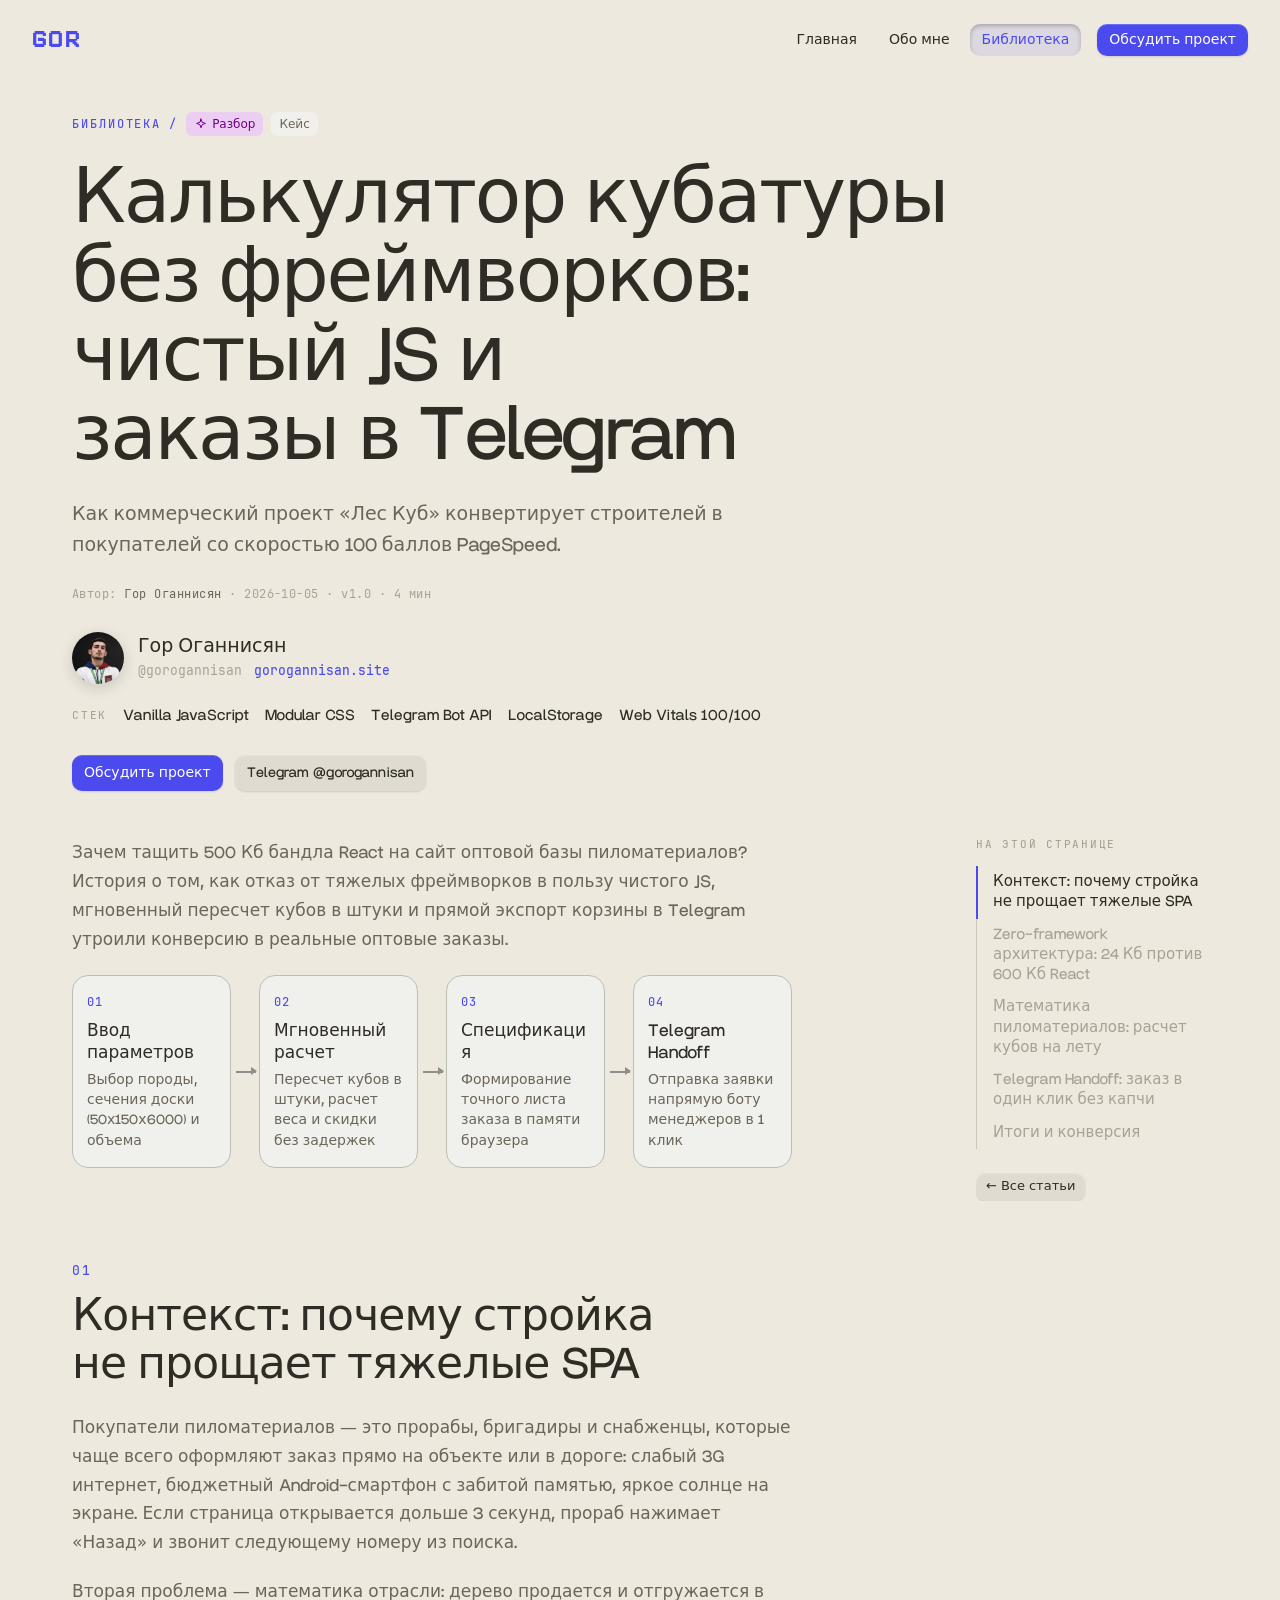
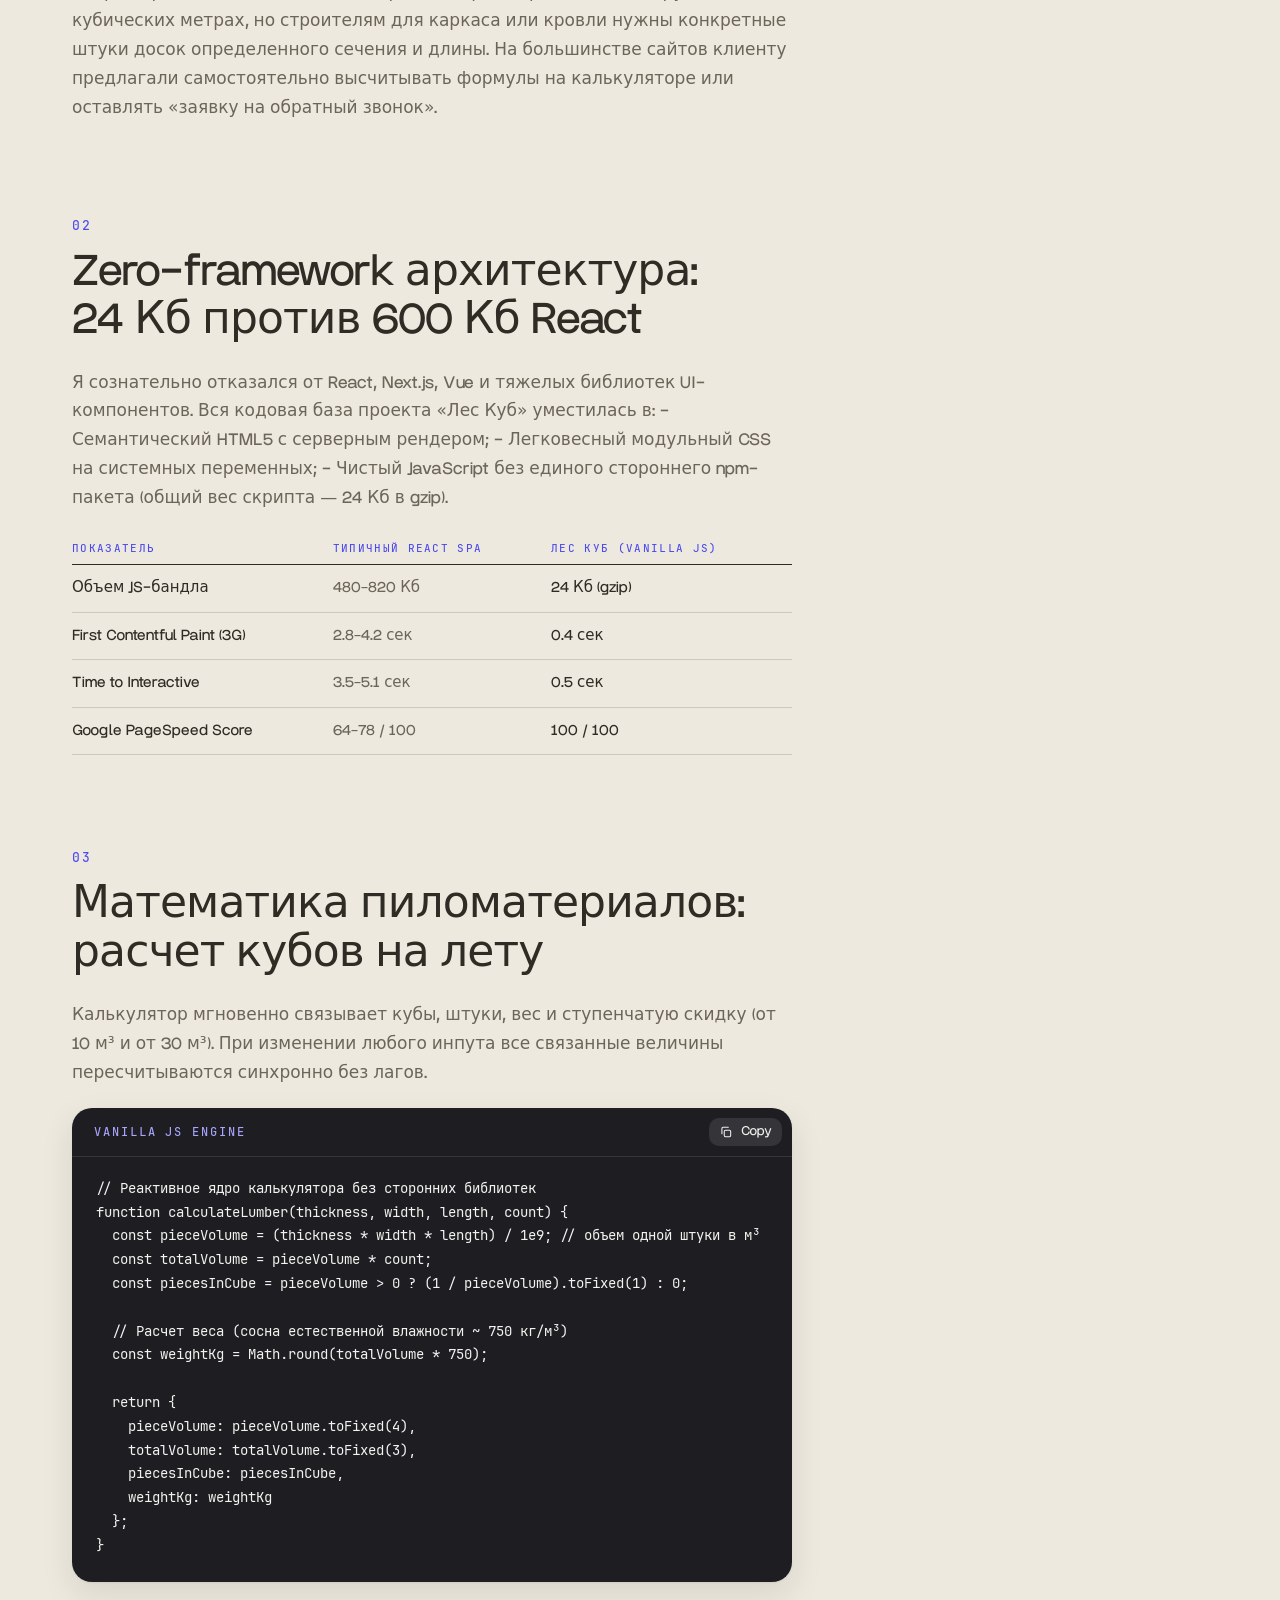
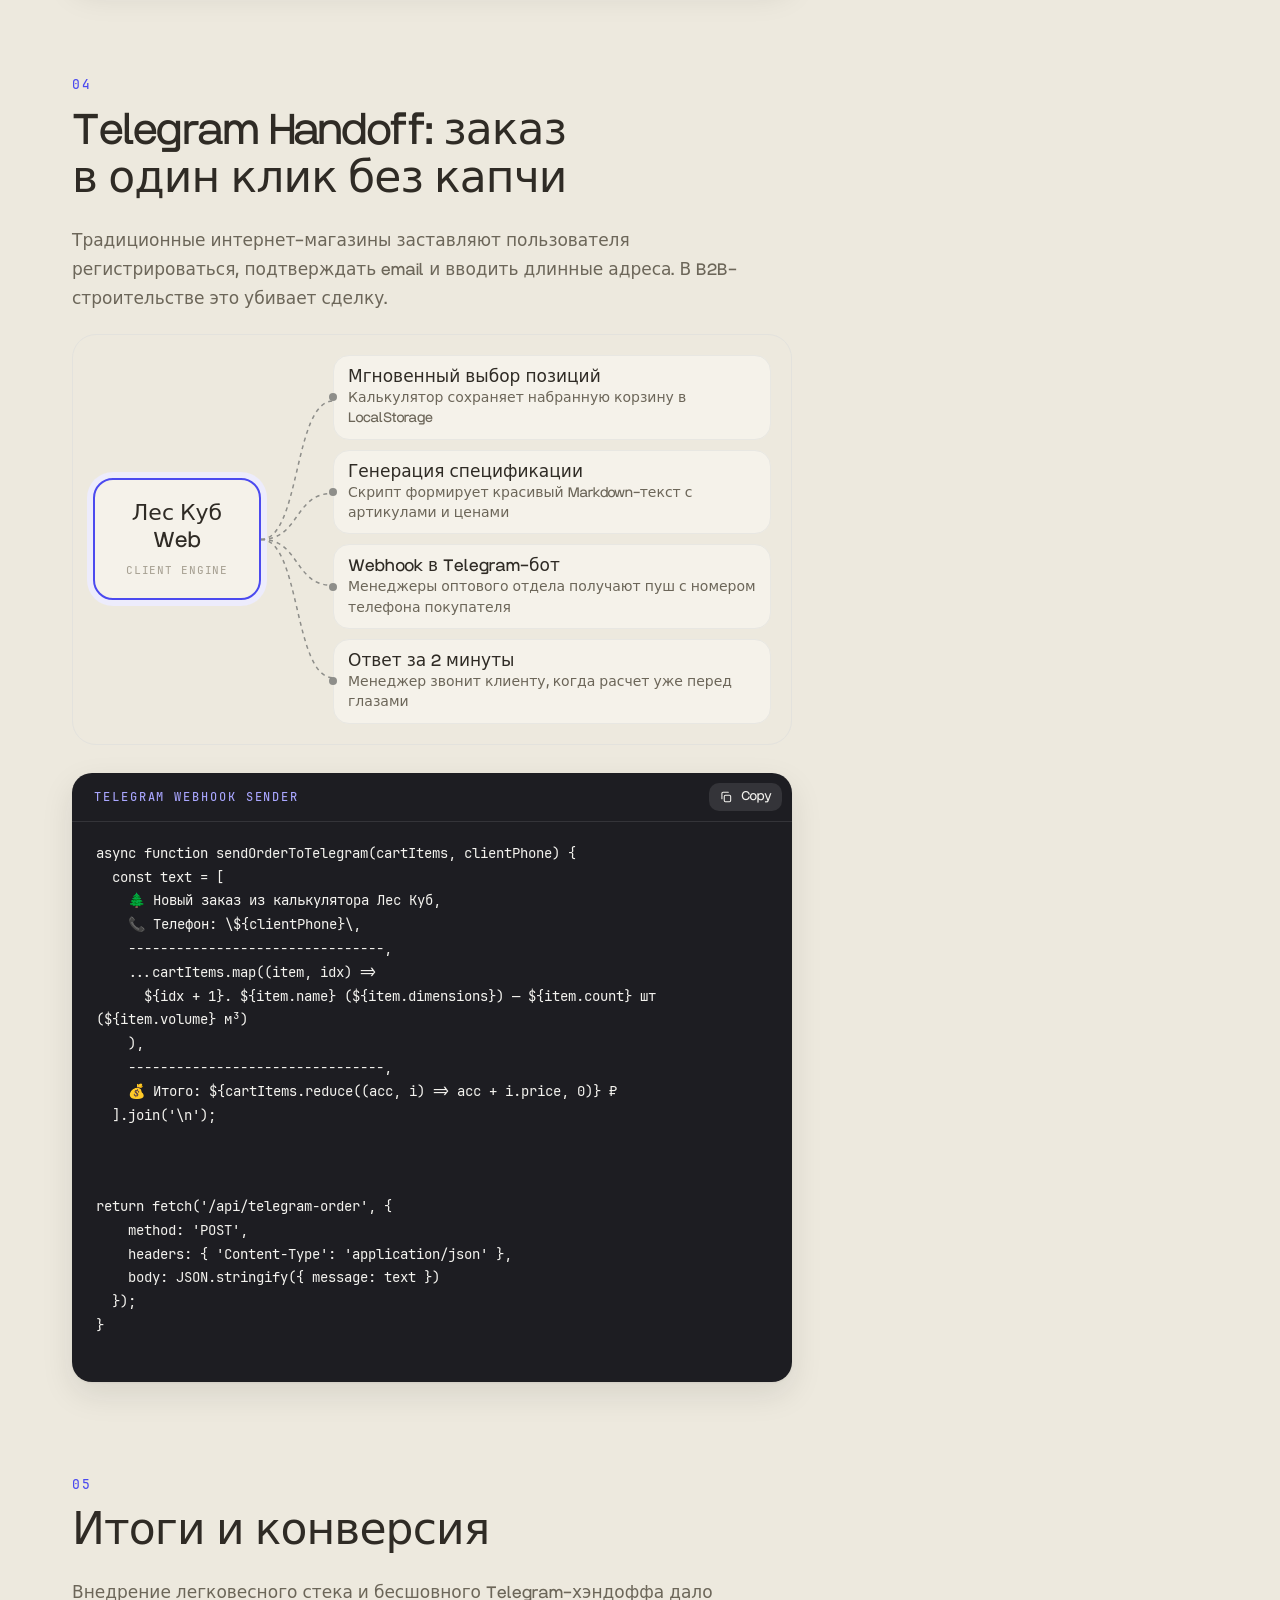
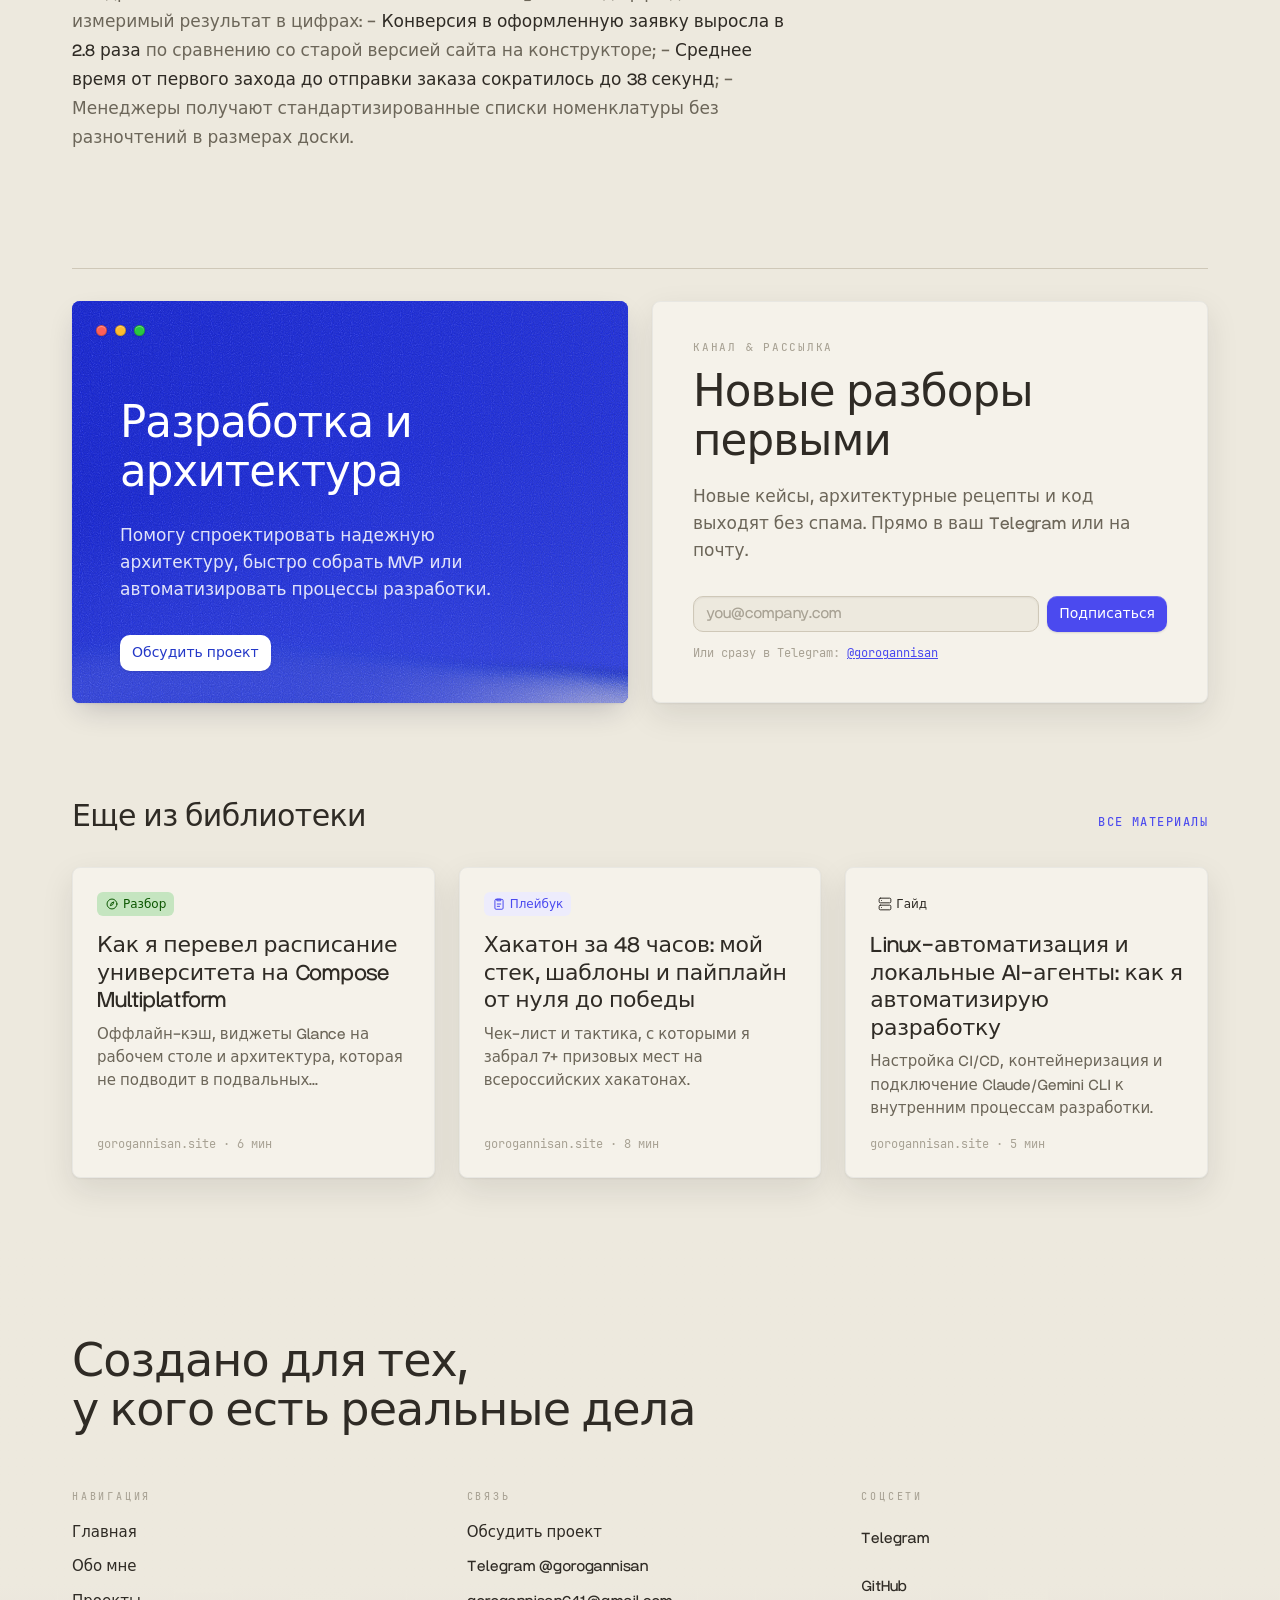
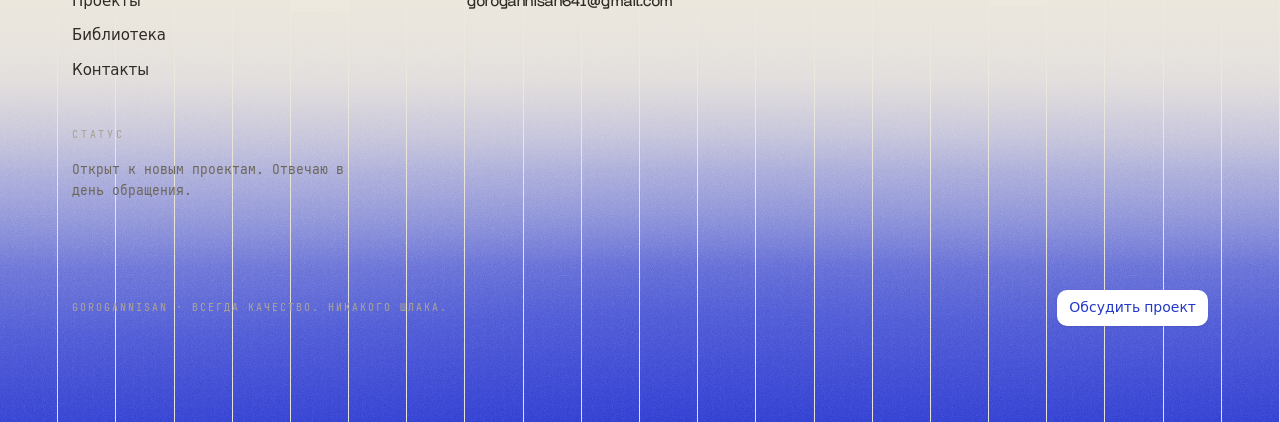
<file: lightweight-calc-pure-js-telegram.html>
<!doctype html>
<html lang="ru">
<head>
<meta charset="UTF-8">
<meta name="viewport" content="width=device-width, initial-scale=1.0">
<meta name="color-scheme" content="light only">
<title>Калькулятор кубатуры без фреймворков: чистый JS и заказы в Telegram | gorogannisan</title>
<meta name="description" content="Как коммерческий проект «Лес Куб» конвертирует строителей в покупателей со скоростью 100 баллов PageSpeed.">
<meta name="author" content="Гор Оганнисян">
<link rel="icon" href="logo.svg" type="image/svg+xml">
<link rel="stylesheet" href="article-bundle.css">
</head>
<body>

<svg width="0" height="0" aria-hidden="true" focusable="false" style="position:absolute;pointer-events:none">
  <filter id="oj-liquid-a" x="-20%" y="-20%" width="140%" height="140%" color-interpolation-filters="sRGB">
    <feTurbulence type="fractalNoise" baseFrequency="0.0014 0.0031" numOctaves="2" seed="11" result="field">
      <animate attributeName="baseFrequency" dur="41s" begin="0s" repeatCount="indefinite" values="0.0014 0.0031; 0.0019 0.0024; 0.0010 0.0038; 0.0016 0.0028; 0.0014 0.0031"/>
    </feTurbulence>
    <feDisplacementMap in="SourceGraphic" in2="field" scale="150" xChannelSelector="R" yChannelSelector="G" result="wave">
      <animate attributeName="scale" dur="29s" repeatCount="indefinite" values="150; 194; 118; 168; 150"/>
    </feDisplacementMap>
    <feTurbulence type="fractalNoise" baseFrequency="0.0011 0.0022" numOctaves="2" seed="28" result="field2">
      <animate attributeName="baseFrequency" dur="53s" begin="0s" repeatCount="indefinite" values="0.0011 0.0022; 0.0014 0.0017; 0.0008 0.0027; 0.0012 0.0020; 0.0011 0.0022"/>
    </feTurbulence>
    <feDisplacementMap in="wave" in2="field2" scale="90" xChannelSelector="G" yChannelSelector="B" result="swell">
      <animate attributeName="scale" dur="37s" repeatCount="indefinite" values="90; 118; 72; 102; 90"/>
    </feDisplacementMap>
    <feTurbulence type="fractalNoise" baseFrequency="0.9" numOctaves="1" seed="11" stitchTiles="stitch" result="noise"/>
    <feColorMatrix in="noise" type="saturate" values="0" result="mono"/>
    <feComposite in="swell" in2="mono" operator="arithmetic" k1="0" k2="1" k3="0.34" k4="-0.17"/>
  </filter>

  <filter id="oj-footer" x="-15%" y="-15%" width="130%" height="130%" color-interpolation-filters="sRGB">
    <feTurbulence type="fractalNoise" baseFrequency="0.0011 0.0019" numOctaves="2" seed="53" result="field">
      <animate attributeName="baseFrequency" dur="59s" begin="0s" repeatCount="indefinite" values="0.0011 0.0019; 0.0014 0.0015; 0.0009 0.0023; 0.0011 0.0019"/>
    </feTurbulence>
    <feDisplacementMap in="SourceGraphic" in2="field" scale="44" xChannelSelector="R" yChannelSelector="G" result="soft">
      <animate attributeName="scale" dur="47s" repeatCount="indefinite" values="44; 58; 34; 44"/>
    </feDisplacementMap>
    <feTurbulence type="fractalNoise" baseFrequency="0.9" numOctaves="1" seed="53" stitchTiles="stitch" result="noise"/>
    <feColorMatrix in="noise" type="saturate" values="0" result="mono"/>
    <feComposite in="soft" in2="mono" operator="arithmetic" k1="0" k2="1" k3="0.26" k4="-0.13"/>
  </filter>

  <filter id="oj-liquid-b" x="-20%" y="-20%" width="140%" height="140%" color-interpolation-filters="sRGB">
    <feTurbulence type="fractalNoise" baseFrequency="0.0014 0.0031" numOctaves="2" seed="43" result="field">
      <animate attributeName="baseFrequency" dur="27s" begin="-9s" repeatCount="indefinite" values="0.0014 0.0031; 0.0019 0.0024; 0.0010 0.0038; 0.0016 0.0028; 0.0014 0.0031"/>
    </feTurbulence>
    <feDisplacementMap in="SourceGraphic" in2="field" scale="150" xChannelSelector="R" yChannelSelector="G" result="wave">
      <animate attributeName="scale" dur="29s" repeatCount="indefinite" values="150; 194; 118; 168; 150"/>
    </feDisplacementMap>
    <feTurbulence type="fractalNoise" baseFrequency="0.0011 0.0022" numOctaves="2" seed="60" result="field2">
      <animate attributeName="baseFrequency" dur="37s" begin="-14s" repeatCount="indefinite" values="0.0011 0.0022; 0.0014 0.0017; 0.0008 0.0027; 0.0012 0.0020; 0.0011 0.0022"/>
    </feTurbulence>
    <feDisplacementMap in="wave" in2="field2" scale="90" xChannelSelector="G" yChannelSelector="B" result="swell">
      <animate attributeName="scale" dur="37s" repeatCount="indefinite" values="90; 118; 72; 102; 90"/>
    </feDisplacementMap>
    <feTurbulence type="fractalNoise" baseFrequency="0.9" numOctaves="1" seed="43" stitchTiles="stitch" result="noise"/>
    <feColorMatrix in="noise" type="saturate" values="0" result="mono"/>
    <feComposite in="swell" in2="mono" operator="arithmetic" k1="0" k2="1" k3="0.34" k4="-0.17"/>
  </filter>
</svg>

<nav class="nv-nav" aria-label="Primary">
  <a class="nv-brand" href="index.html">gor</a>
  <div class="nv-links">
    <a class="nv-link" href="index.html">Главная</a>
    <a class="nv-link" href="about.html">Обо мне</a>
    <a aria-current="page" class="nv-link" href="library.html">Библиотека</a>
    <a class="nv-link nv-link-cta" href="contact.html">Обсудить проект</a>
  </div>
  <details class="nv-menu">
    <summary class="nv-menu-toggle" aria-label="Menu" aria-expanded="false" aria-controls="nv-orbs">
      <svg class="nv-menu-glyph" viewBox="0 0 16 16" fill="none" stroke="currentColor" stroke-width="1.6" stroke-linecap="round" aria-hidden="true"><path class="nv-mg-a" d="M2.5 5.5h11"/><path class="nv-mg-b" d="M2.5 10.5h11"/></svg>
    </summary>
    <div class="nv-menu-panel" id="nv-orbs">
      <ul class="nv-items">
        <li><a class="nv-item" href="index.html"><svg viewBox="0 0 24 24" fill="none" stroke="currentColor" stroke-width="1.8" stroke-linecap="round" stroke-linejoin="round" aria-hidden="true"><path d="m3 9 9-7 9 7v11a2 2 0 0 1-2 2H5a2 2 0 0 1-2-2z"/><polyline points="9 22 9 12 15 12 15 22"/></svg><span>Главная</span></a></li>
        <li><a class="nv-item" href="about.html"><svg viewBox="0 0 24 24" fill="none" stroke="currentColor" stroke-width="1.8" stroke-linecap="round" stroke-linejoin="round" aria-hidden="true"><circle cx="12" cy="8" r="4"/><path d="M4.5 21a7.5 7.5 0 0 1 15 0"/></svg><span>Обо мне</span></a></li>
        <li><a aria-current="page" class="nv-item" href="library.html"><svg viewBox="0 0 24 24" fill="none" stroke="currentColor" stroke-width="1.8" stroke-linecap="round" stroke-linejoin="round" aria-hidden="true"><path d="M4 4.5h5.5A2.5 2.5 0 0 1 12 7v13a2 2 0 0 0-2-2H4z"/><path d="M20 4.5h-5.5A2.5 2.5 0 0 0 12 7v13a2 2 0 0 1 2-2h6z"/></svg><span>Библиотека</span></a></li>
      </ul>
      <div class="nv-drop-cta">
        <a class="nv-drop-btn" href="contact.html">Обсудить проект</a>
      </div>
    </div>
  </details>
</nav>

<main id="top" class="rs rs-skills rs-deck" data-slug="lightweight-calc-pure-js-telegram">

<header class="rs-head">
<div class="wrap">
  <div class="rs-tags">
    <nav class="rs-crumbs pg-eyebrow" aria-label="Breadcrumb">
      <a href="library.html">Библиотека</a>
      <span aria-hidden="true">/</span>
    </nav>
    <a class="resource-badge badge-skills" href="library.html">
      <svg aria-hidden="true" viewBox="0 0 24 24" fill="none" stroke="currentColor" stroke-width="1.7" stroke-linecap="round" stroke-linejoin="round"><path d="M12 3.5l2 5.5 5.5 2-5.5 2-2 5.5-2-5.5-5.5-2 5.5-2z"/></svg>
      Разбор
    </a>
    <span class="resource-badge badge-file">Кейс</span>
  </div>
  <h1 class="pg-h1 rs-h1">Калькулятор кубатуры без фреймворков: чистый JS и заказы в Telegram</h1>
  <p class="pg-lede">Как коммерческий проект «Лес Куб» конвертирует строителей в покупателей со скоростью 100 баллов PageSpeed.</p>
  <p class="rs-meta">
    <span>Автор: <a href="about.html" rel="author">Гор Оганнисян</a></span>
    <i aria-hidden="true">·</i>
    <span>2026-10-05</span>
    <i aria-hidden="true">·</i>
    <span>v1.0</span>
    <i aria-hidden="true">·</i>
    <span>4 мин</span>
  </p>
  <div class="rs-hosts" style="display:flex;flex-wrap:wrap;gap:16px 36px;align-items:center;margin:28px 0 4px">
    <div style="display:flex;align-items:center;gap:14px">
      <img src="assets/gor-avatar.png" alt="Гор Оганнисян" width="52" height="52" decoding="async" style="width:52px;height:52px;border-radius:50%;object-fit:cover;flex:none;box-shadow:0 4px 14px rgba(29,29,34,.16)">
      <div style="display:flex;flex-direction:column;gap:4px">
        <span style="font:400 19px/1.2 var(--sans);color:var(--ink)">Гор Оганнисян</span>
        <span style="display:flex;flex-wrap:gap;gap:4px 12px">
          <a href="https://t.me/gorogannisan" target="_blank" rel="noreferrer" style="font:400 13px/1.3 var(--mono);color:var(--ink-3);text-decoration:none">@gorogannisan</a>
          <a href="https://gorogannisan.site" target="_blank" rel="noreferrer" style="font:600 13px/1.3 var(--mono);color:var(--indigo);text-decoration:none">gorogannisan.site</a>
        </span>
      </div>
    </div>
  </div>
  <div class="rs-apps">
    <span class="rs-apps-k">Стек</span>
    <span class="rs-app">Vanilla JavaScript</span><span class="rs-app">Modular CSS</span><span class="rs-app">Telegram Bot API</span><span class="rs-app">LocalStorage</span><span class="rs-app">Web Vitals 100/100</span>
  </div>
  <div class="rs-actions">
    <a class="rs-btn rs-btn-primary" href="contact.html">Обсудить проект</a>
    <a class="rs-btn rs-btn-secondary" href="https://t.me/gorogannisan" target="_blank" rel="noreferrer">Telegram @gorogannisan</a>
  </div>
</div>
</header>

<div class="wrap">
<div class="rs-grid">
<article class="rs-article">
<p>Зачем тащить 500 Кб бандла React на сайт оптовой базы пиломатериалов? История о том, как отказ от тяжелых фреймворков в пользу чистого JS, мгновенный пересчет кубов в штуки и прямой экспорт корзины в Telegram утроили конверсию в реальные оптовые заказы.</p>

<ol class="rv rv-flow">
<li class="rv-step">
  <span class="rv-step-k"><span class="rv-step-n">01</span></span>
  <b class="rv-step-t">Ввод параметров</b>
  <span class="rv-step-p">Выбор породы, сечения доски (50х150х6000) и объема</span>
</li>
<li class="rv-step">
  <span class="rv-step-k"><span class="rv-step-n">02</span></span>
  <b class="rv-step-t">Мгновенный расчет</b>
  <span class="rv-step-p">Пересчет кубов в штуки, расчет веса и скидки без задержек</span>
</li>
<li class="rv-step">
  <span class="rv-step-k"><span class="rv-step-n">03</span></span>
  <b class="rv-step-t">Спецификация</b>
  <span class="rv-step-p">Формирование точного листа заказа в памяти браузера</span>
</li>
<li class="rv-step">
  <span class="rv-step-k"><span class="rv-step-n">04</span></span>
  <b class="rv-step-t">Telegram Handoff</b>
  <span class="rv-step-p">Отправка заявки напрямую боту менеджеров в 1 клик</span>
</li>
</ol>

<h2 id="kontekst-pochemu-stroyka-ne-proschaet-tyazhelye-spa">Контекст: почему стройка не прощает тяжелые SPA</h2>

<p>Покупатели пиломатериалов — это прорабы, бригадиры и снабженцы, которые чаще всего оформляют заказ прямо на объекте или в дороге: слабый 3G интернет, бюджетный Android-смартфон с забитой памятью, яркое солнце на экране. Если страница открывается дольше 3 секунд, прораб нажимает «Назад» и звонит следующему номеру из поиска.</p>

<p>Вторая проблема — математика отрасли: дерево продается и отгружается в кубических метрах, но строителям для каркаса или кровли нужны конкретные штуки досок определенного сечения и длины. На большинстве сайтов клиенту предлагали самостоятельно высчитывать формулы на калькуляторе или оставлять «заявку на обратный звонок».</p>

<h2 id="zero-framework-arhitektura-24-kb-protiv-600-kb-react">Zero-framework архитектура: 24 Кб против 600 Кб React</h2>

<p>Я сознательно отказался от React, Next.js, Vue и тяжелых библиотек UI-компонентов. Вся кодовая база проекта «Лес Куб» уместилась в:
- Семантический HTML5 с серверным рендером;
- Легковесный модульный CSS на системных переменных;
- Чистый JavaScript без единого стороннего npm-пакета (общий вес скрипта — 24 Кб в gzip).</p>

<div class="rs-table">
  <table>
    <thead><tr><th>Показатель</th><th>Типичный React SPA</th><th>Лес Куб (Vanilla JS)</th></tr></thead>
    <tbody>
      <tr><td><strong>Объем JS-бандла</strong></td><td>480–820 Кб</td><td><strong>24 Кб (gzip)</strong></td></tr>
<tr><td><strong>First Contentful Paint (3G)</strong></td><td>2.8–4.2 сек</td><td><strong>0.4 сек</strong></td></tr>
<tr><td><strong>Time to Interactive</strong></td><td>3.5–5.1 сек</td><td><strong>0.5 сек</strong></td></tr>
<tr><td><strong>Google PageSpeed Score</strong></td><td>64–78 / 100</td><td><strong>100 / 100</strong></td></tr>
    </tbody>
  </table>
</div>
<h2 id="matematika-pilomaterialov-raschet-kubov-na-letu">Математика пиломатериалов: расчет кубов на лету</h2>

<p>Калькулятор мгновенно связывает кубы, штуки, вес и ступенчатую скидку (от 10 м³ и от 30 м³). При изменении любого инпута все связанные величины пересчитываются синхронно без лагов.</p>

<div class="rs-code">
  <div class="rs-code-bar">
    <span class="resource-badge badge-prompts">Vanilla JS Engine</span>
    <button type="button" class="rs-btn rs-btn-secondary rs-btn-sm" data-rs-copy>
      <svg viewBox="0 0 24 24" width="14" height="14" fill="none" stroke="currentColor" stroke-width="1.8" stroke-linecap="round" stroke-linejoin="round" aria-hidden="true"><rect x="9" y="9" width="11" height="11" rx="2"></rect><path d="M5 15V6a2 2 0 0 1 2-2h9"></path></svg>
      <span>Copy</span>
    </button>
  </div>
  <pre><code>// Реактивное ядро калькулятора без сторонних библиотек
function calculateLumber(thickness, width, length, count) {
  const pieceVolume = (thickness * width * length) / 1e9; // объем одной штуки в м³
  const totalVolume = pieceVolume * count;
  const piecesInCube = pieceVolume &gt; 0 ? (1 / pieceVolume).toFixed(1) : 0;
  
  // Расчет веса (сосна естественной влажности ~ 750 кг/м³)
  const weightKg = Math.round(totalVolume * 750);
  
  return {
    pieceVolume: pieceVolume.toFixed(4),
    totalVolume: totalVolume.toFixed(3),
    piecesInCube: piecesInCube,
    weightKg: weightKg
  };
}</code></pre>
</div>

<h2 id="telegram-handoff-zakaz-v-odin-klik-bez-kapchi">Telegram Handoff: заказ в один клик без капчи</h2>

<p>Традиционные интернет-магазины заставляют пользователя регистрироваться, подтверждать email и вводить длинные адреса. В B2B-строительстве это убивает сделку.</p>

<div class="rv rv-hub" role="img" aria-label="Лес Куб Web architecture">
  <div class="rv-hub-center">
    <span class="rv-hub-name">Лес Куб Web</span>
    <span class="rv-hub-note">Client Engine</span>
  </div>
  <svg class="rv-hub-wires" viewBox="0 0 100 100" preserveAspectRatio="none" aria-hidden="true">
    <path d="M0,50 C55,50 45,12.50 100,12.50"/><path d="M0,50 C55,50 45,37.50 100,37.50"/><path d="M0,50 C55,50 45,62.50 100,62.50"/><path d="M0,50 C55,50 45,87.50 100,87.50"/>
  </svg>
  <ol class="rv-hub-spokes">
    <li class="rv-spoke">
  <span class="rv-spoke-t">
    <b>Мгновенный выбор позиций</b>
    <span>Калькулятор сохраняет набранную корзину в LocalStorage</span>
  </span>
</li>
<li class="rv-spoke">
  <span class="rv-spoke-t">
    <b>Генерация спецификации</b>
    <span>Скрипт формирует красивый Markdown-текст с артикулами и ценами</span>
  </span>
</li>
<li class="rv-spoke">
  <span class="rv-spoke-t">
    <b>Webhook в Telegram-бот</b>
    <span>Менеджеры оптового отдела получают пуш с номером телефона покупателя</span>
  </span>
</li>
<li class="rv-spoke">
  <span class="rv-spoke-t">
    <b>Ответ за 2 минуты</b>
    <span>Менеджер звонит клиенту, когда расчет уже перед глазами</span>
  </span>
</li>
  </ol>
</div>

<p><div class="rs-code">
  <div class="rs-code-bar">
    <span class="resource-badge badge-prompts">Telegram Webhook Sender</span>
    <button type="button" class="rs-btn rs-btn-secondary rs-btn-sm" data-rs-copy>
      <svg viewBox="0 0 24 24" width="14" height="14" fill="none" stroke="currentColor" stroke-width="1.8" stroke-linecap="round" stroke-linejoin="round" aria-hidden="true"><rect x="9" y="9" width="11" height="11" rx="2"></rect><path d="M5 15V6a2 2 0 0 1 2-2h9"></path></svg>
      <span>Copy</span>
    </button>
  </div>
  <pre><code>async function sendOrderToTelegram(cartItems, clientPhone) {
  const text = [
    <code>🌲 <em>Новый заказ из калькулятора Лес Куб</em></code>,
    <code>📞 Телефон: \</code>${clientPhone}\<code></code>,
    <code>--------------------------------</code>,
    ...cartItems.map((item, idx) =&gt; 
      <code>${idx + 1}. <em>${item.name}</em> (${item.dimensions}) — ${item.count} шт (${item.volume} м³)</code>
    ),
    <code>--------------------------------</code>,
    <code>💰 Итого: <em>${cartItems.reduce((acc, i) =&gt; acc + i.price, 0)} ₽</em></code>
  ].join('\n');</p>

<p>return fetch('/api/telegram-order', {
    method: 'POST',
    headers: { 'Content-Type': 'application/json' },
    body: JSON.stringify({ message: text })
  });
}</code></pre>
</div></p>

<h2 id="itogi-i-konversiya">Итоги и конверсия</h2>

<p>Внедрение легковесного стека и бесшовного Telegram-хэндоффа дало измеримый результат в цифрах:
- <strong>Конверсия в оформленную заявку выросла в 2.8 раза</strong> по сравнению со старой версией сайта на конструкторе;
- <strong>Среднее время от первого захода до отправки заказа сократилось до 38 секунд</strong>;
- Менеджеры получают стандартизированные списки номенклатуры без разночтений в размерах доски.</p>
</article>

<aside class="rs-toc" aria-label="На этой странице">
  <div class="rs-toc-in">
    <p class="rs-toc-h">На этой странице</p>
    <ol>
      <li><a href="#kontekst-pochemu-stroyka-ne-proschaet-tyazhelye-spa"><span>Контекст: почему стройка не прощает тяжелые SPA</span></a></li><li><a href="#zero-framework-arhitektura-24-kb-protiv-600-kb-react"><span>Zero-framework архитектура: 24 Кб против 600 Кб React</span></a></li><li><a href="#matematika-pilomaterialov-raschet-kubov-na-letu"><span>Математика пиломатериалов: расчет кубов на лету</span></a></li><li><a href="#telegram-handoff-zakaz-v-odin-klik-bez-kapchi"><span>Telegram Handoff: заказ в один клик без капчи</span></a></li><li><a href="#itogi-i-konversiya"><span>Итоги и конверсия</span></a></li>
    </ol>
    <div class="rs-toc-foot">
      <a class="rs-btn rs-btn-secondary rs-btn-sm" href="library.html">← Все статьи</a>
    </div>
  </div>
</aside>
</div>

<section class="rs-end" aria-label="Связь и рассылка">
  <div class="rs-door">
    <div class="fg-copy">
      <div class="fg-page-dots" aria-hidden="true">
        <span class="fg-page-dot fg-page-dot-red"></span>
        <span class="fg-page-dot fg-page-dot-yellow"></span>
        <span class="fg-page-dot fg-page-dot-green"></span>
      </div>
      <h2 class="fg-h">Разработка и архитектура</h2>
      <p class="fg-p">Помогу спроектировать надежную архитектуру, быстро собрать MVP или автоматизировать процессы разработки.</p>
      <a class="rs-btn rs-btn-onblue" href="contact.html">Обсудить проект</a>
    </div>
  </div>
  <div class="rs-card">
    <p class="rs-card-k">Канал & Рассылка</p>
    <h2 class="rs-card-h">Новые разборы первыми</h2>
    <p class="rs-card-p">Новые кейсы, архитектурные рецепты и код выходят без спама. Прямо в ваш Telegram или на почту.</p>
    <form class="rs-form" onsubmit="event.preventDefault(); window.open('https://t.me/gorogannisan', '_blank');">
      <input class="rs-field" type="email" placeholder="you@company.com" aria-label="Email">
      <button type="submit" class="rs-btn rs-btn-primary">Подписаться</button>
    </form>
    <p class="rs-note">Или сразу в Telegram: <a href="https://t.me/gorogannisan" target="_blank" style="color:var(--indigo);text-decoration:underline;">@gorogannisan</a></p>
  </div>
</section>

<section class="rs-more" aria-labelledby="rs-more-h">
  <div class="rs-more-head">
    <h2 class="rs-more-h" id="rs-more-h">Еще из библиотеки</h2>
    <a class="rs-more-all" href="library.html">Все материалы</a>
  </div>
  <ul class="rs-more-list">
    <li><a class="rs-item" href="compose-multiplatform-offline-schedule.html">
  <span class="rs-item-tags"><span class="resource-badge badge-guides"><svg aria-hidden="true" viewBox="0 0 24 24" fill="none" stroke="currentColor" stroke-width="1.7" stroke-linecap="round" stroke-linejoin="round"><circle cx="12" cy="12" r="8.5"/><path d="m15 9-1.8 4.2L9 15l1.8-4.2z"/></svg>Разбор</span></span>
  <span class="rs-item-t">Как я перевел расписание университета на Compose Multiplatform</span>
  <span class="rs-item-p">Оффлайн-кэш, виджеты Glance на рабочем столе и архитектура, которая не подводит в подвальных аудиториях.</span>
  <span class="rs-item-u">gorogannisan.site · 6 мин</span>
</a></li>
<li><a class="rs-item" href="hackathon-48h-mvp-pipeline.html">
  <span class="rs-item-tags"><span class="resource-badge badge-playbooks"><svg aria-hidden="true" viewBox="0 0 24 24" fill="none" stroke="currentColor" stroke-width="1.7" stroke-linecap="round" stroke-linejoin="round"><rect x="5" y="4" width="14" height="17" rx="2"/><path d="M9 3.5h6v3H9zM9 12h6M9 16h4"/></svg>Плейбук</span></span>
  <span class="rs-item-t">Хакатон за 48 часов: мой стек, шаблоны и пайплайн от нуля до победы</span>
  <span class="rs-item-p">Чек-лист и тактика, с которыми я забрал 7+ призовых мест на всероссийских хакатонах.</span>
  <span class="rs-item-u">gorogannisan.site · 8 мин</span>
</a></li>
<li><a class="rs-item" href="linux-infra-and-ai-automation.html">
  <span class="rs-item-tags"><span class="resource-badge badge-infra"><svg aria-hidden="true" viewBox="0 0 24 24" fill="none" stroke="currentColor" stroke-width="1.7" stroke-linecap="round" stroke-linejoin="round"><rect x="2" y="2" width="20" height="8" rx="2" ry="2"/><rect x="2" y="14" width="20" height="8" rx="2" ry="2"/><line x1="6" y1="6" x2="6.01" y2="6"/><line x1="6" y1="18" x2="6.01" y2="18"/></svg>Гайд</span></span>
  <span class="rs-item-t">Linux-автоматизация и локальные AI-агенты: как я автоматизирую разработку</span>
  <span class="rs-item-p">Настройка CI/CD, контейнеризация и подключение Claude/Gemini CLI к внутренним процессам разработки.</span>
  <span class="rs-item-u">gorogannisan.site · 5 мин</span>
</a></li>
  </ul>
</section>
</div>

<footer class="ft" id="footer">
  <div class="ft-sky" aria-hidden="true">
    <i style="--h:86%;--d:0s"></i>
    <i style="--h:72%;--d:-7s"></i>
    <i style="--h:95%;--d:-13s"></i>
    <i style="--h:67%;--d:-3s"></i>
    <i style="--h:79%;--d:-19s"></i>
    <i style="--h:64%;--d:-9s"></i>
    <i style="--h:91%;--d:-24s"></i>
    <i style="--h:70%;--d:-5s"></i>
    <i style="--h:100%;--d:-16s"></i>
    <i style="--h:66%;--d:-11s"></i>
    <i style="--h:83%;--d:-21s"></i>
    <i style="--h:74%;--d:-2s"></i>
    <i style="--h:97%;--d:-14s"></i>
    <i style="--h:68%;--d:-8s"></i>
    <i style="--h:88%;--d:-26s"></i>
    <i style="--h:76%;--d:-4s"></i>
    <i style="--h:93%;--d:-18s"></i>
    <i style="--h:65%;--d:-12s"></i>
    <i style="--h:90%;--d:-6s"></i>
    <i style="--h:99%;--d:-22s"></i>
    <i style="--h:81%;--d:-10s"></i>
    <i style="--h:71%;--d:-15s"></i>
  </div>
  <div class="ft-grain" aria-hidden="true"></div>

  <div class="wrap ft-in">
    <h2 class="ft-h">Создано для тех,<br>у кого есть реальные дела</h2>

    <div class="ft-cols">
      <nav class="ft-col" aria-label="Site">
        <span class="ft-lab">Навигация</span>
        <a href="index.html">Главная</a>
        <a href="about.html">Обо мне</a>
        <a href="index.html#projects">Проекты</a>
        <a href="library.html">Библиотека</a>
        <a href="contact.html">Контакты</a>
      </nav>
      <div class="ft-col">
        <span class="ft-lab">Связь</span>
        <a href="contact.html">Обсудить проект</a>
        <a href="https://t.me/gorogannisan" target="_blank" rel="noopener">Telegram @gorogannisan</a>
        <a href="mailto:gorogannisan641@gmail.com">gorogannisan641@gmail.com</a>
      </div>
      <nav class="ft-col ft-col-else" aria-label="Elsewhere">
        <span class="ft-lab">Соцсети</span>
        <a class="ft-el" href="https://t.me/gorogannisan" target="_blank" rel="noopener"><span class="ft-el-t">Telegram</span></a>
        <a class="ft-el" href="https://github.com/gorogannisan" target="_blank" rel="noopener"><span class="ft-el-t">GitHub</span></a>
      </nav>
      <div class="ft-col ft-col-status">
        <span class="ft-lab">Статус</span>
        <p class="ft-p" style="font-family: var(--mono); font-size: 13px; color: var(--ink-2); line-height: 1.6; margin: 0;">Открыт к новым проектам. Отвечаю в день обращения.</p>
      </div>
    </div>

    <div class="ft-foot">
      <nav class="ft-marks" aria-label="Elsewhere">
        <a class="ft-el ft-mark" aria-label="Telegram" href="https://t.me/gorogannisan" target="_blank" rel="noopener"><span class="ft-el-t">Telegram</span></a>
        <a class="ft-el ft-mark" aria-label="GitHub" href="https://github.com/gorogannisan" target="_blank" rel="noopener"><span class="ft-el-t">GitHub</span></a>
      </nav>
      <a class="ft-pill" href="contact.html">Обсудить проект</a>
      <span class="ft-fine">gorogannisan · всегда качество. никакого шлака.</span>
    </div>
  </div>
</footer>
</main>

<script src="scripts/article.js"></script>
</body>
</html>
</file>
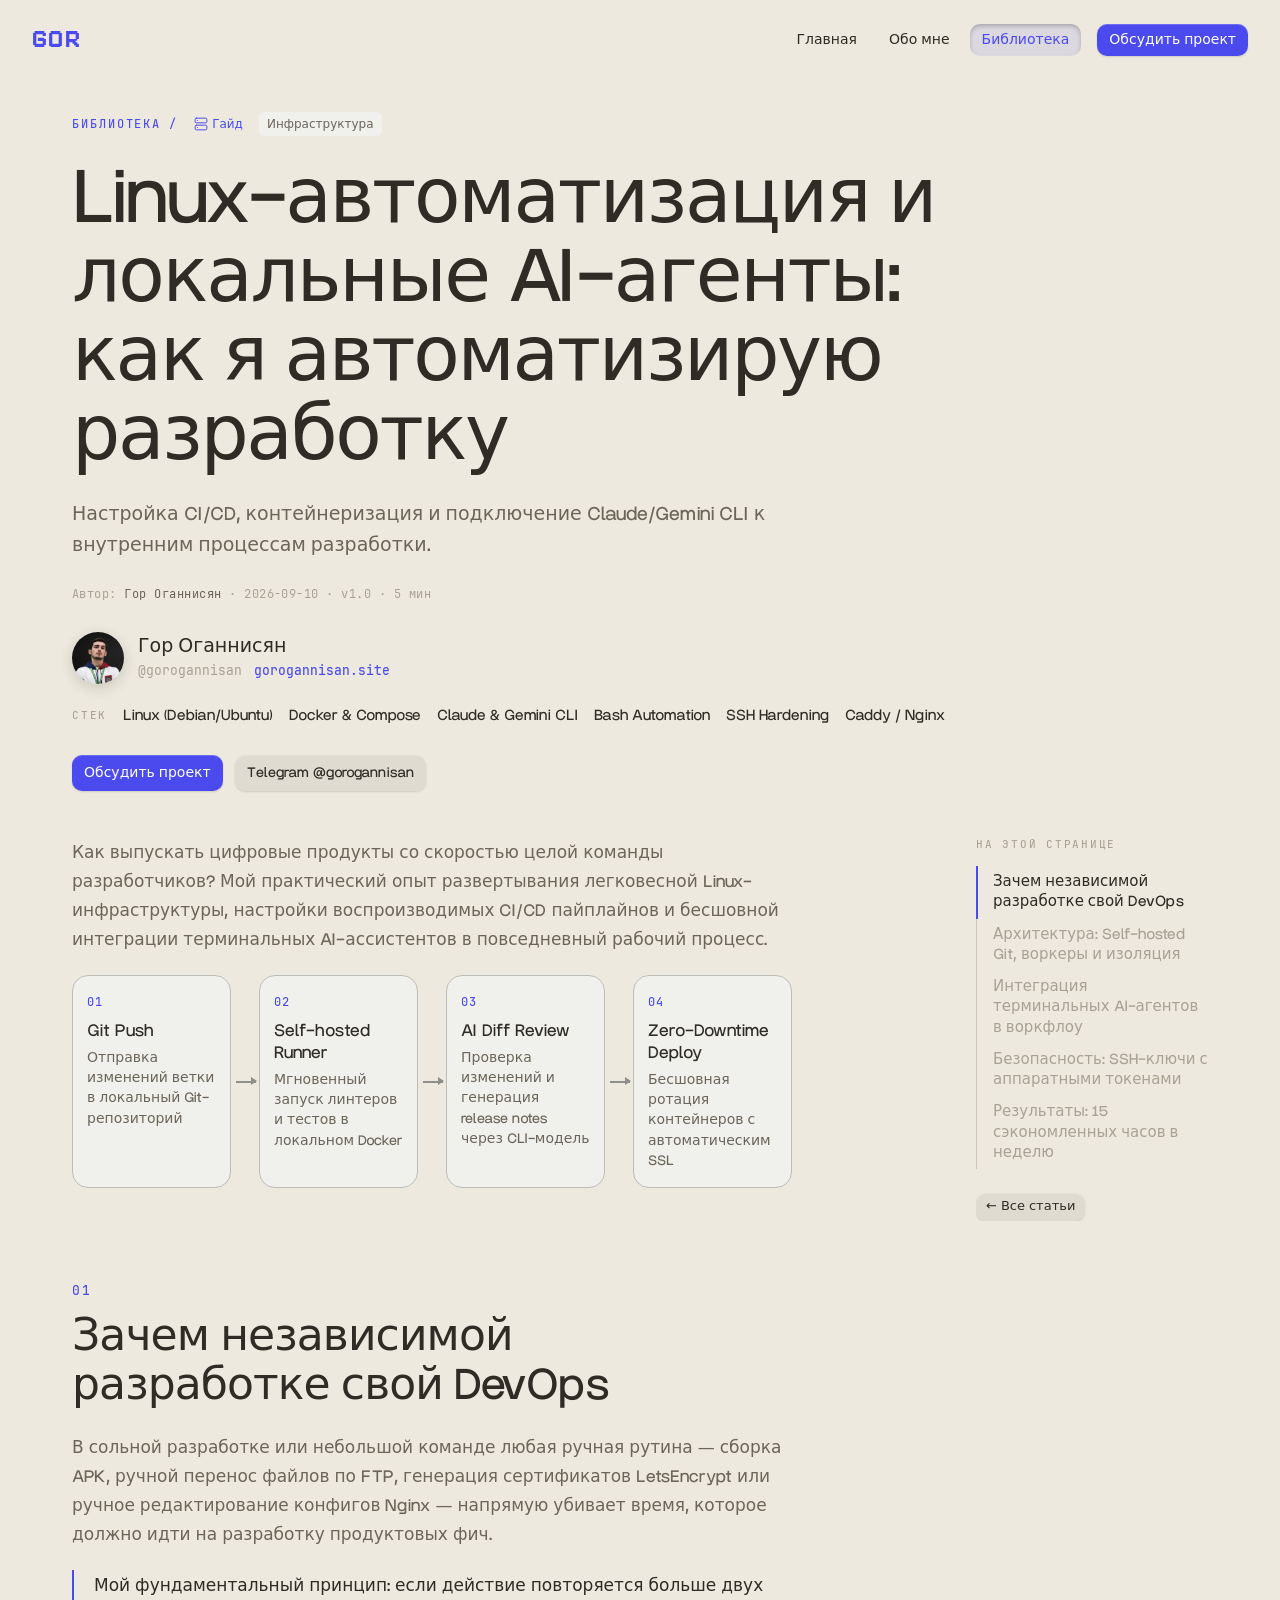
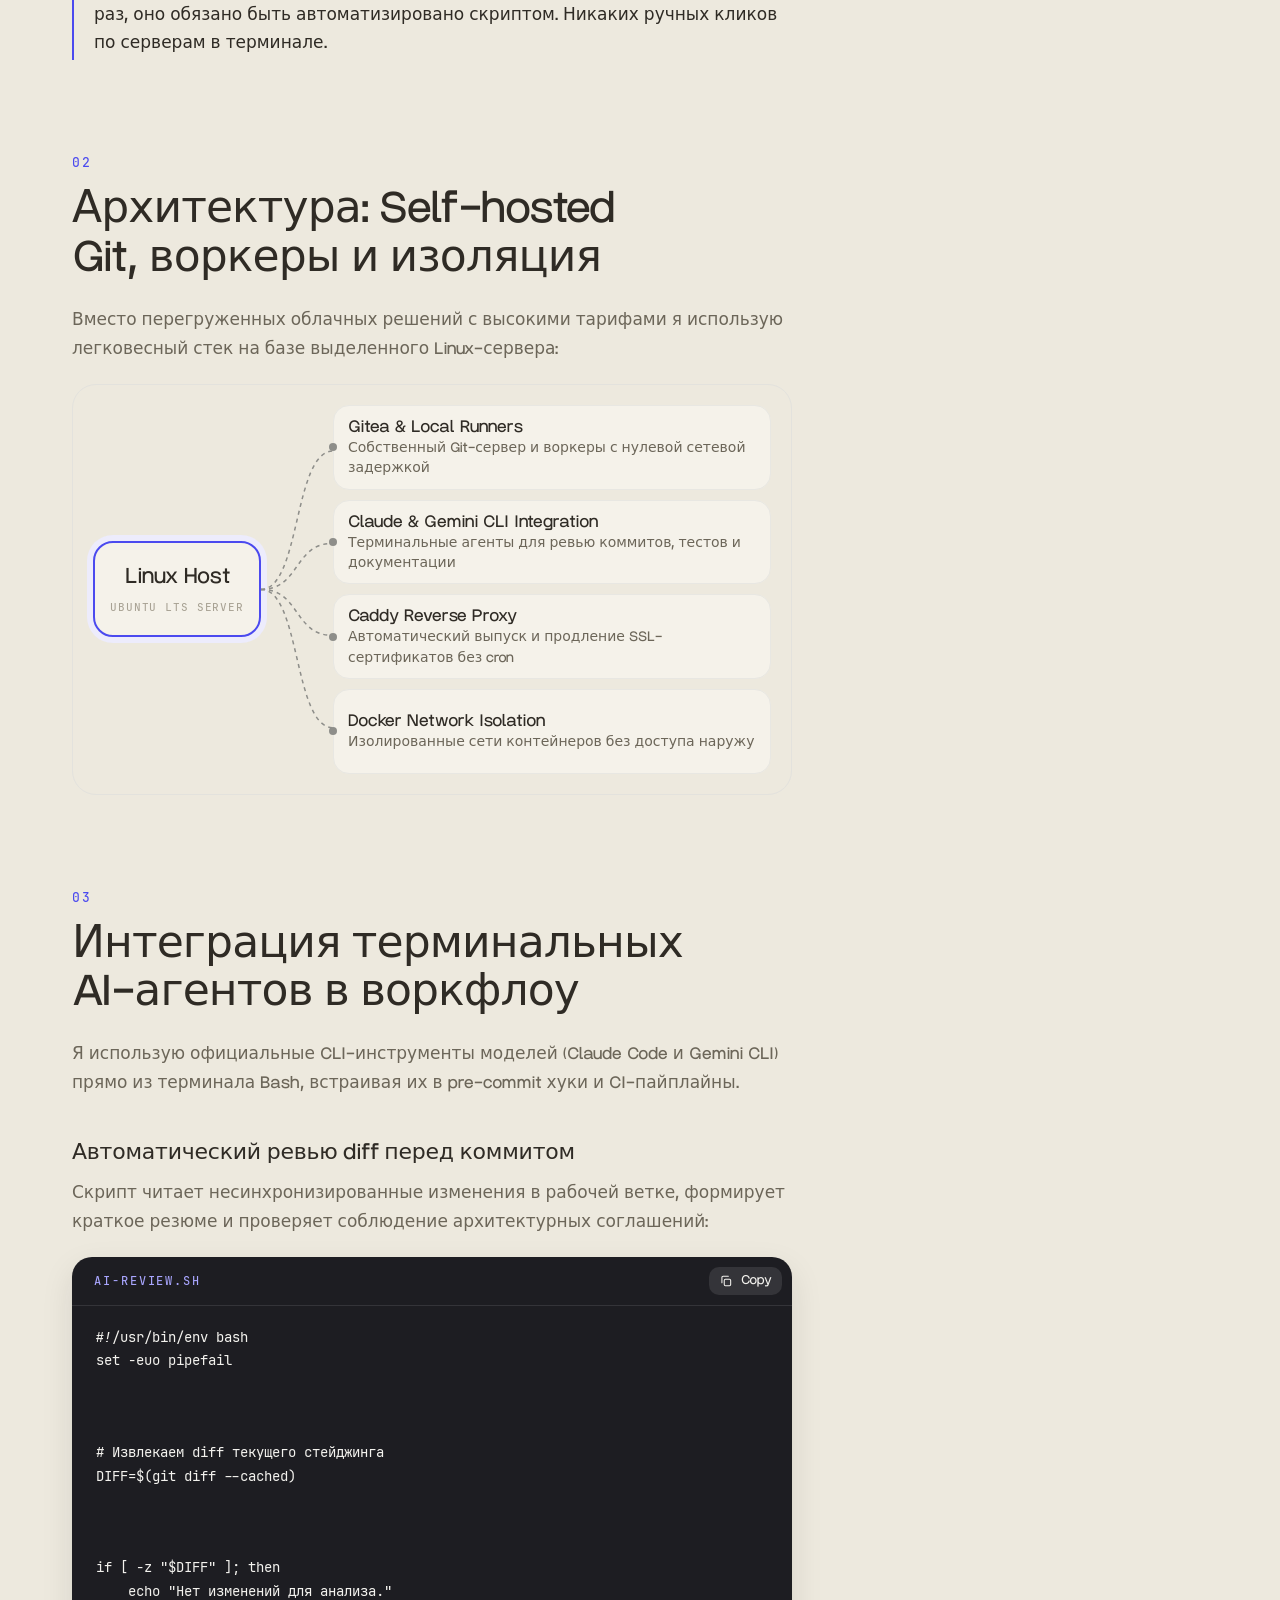
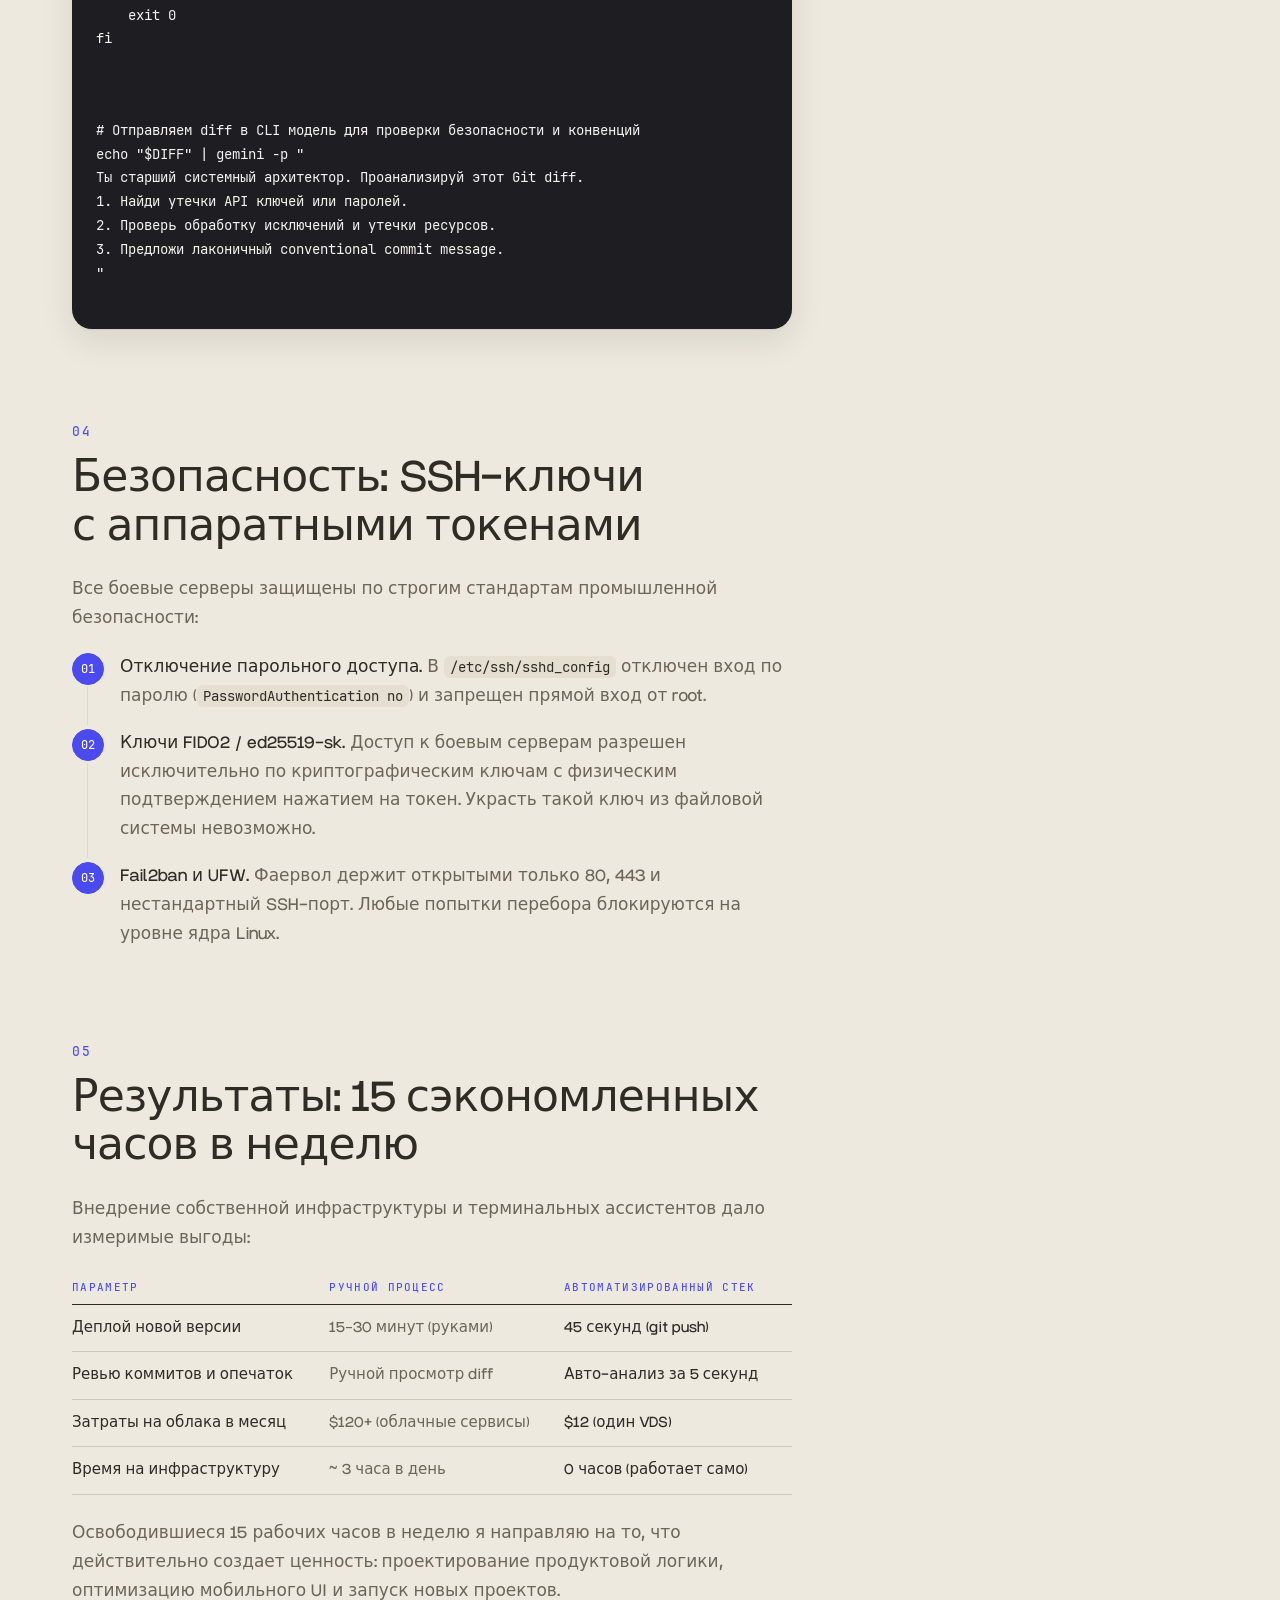
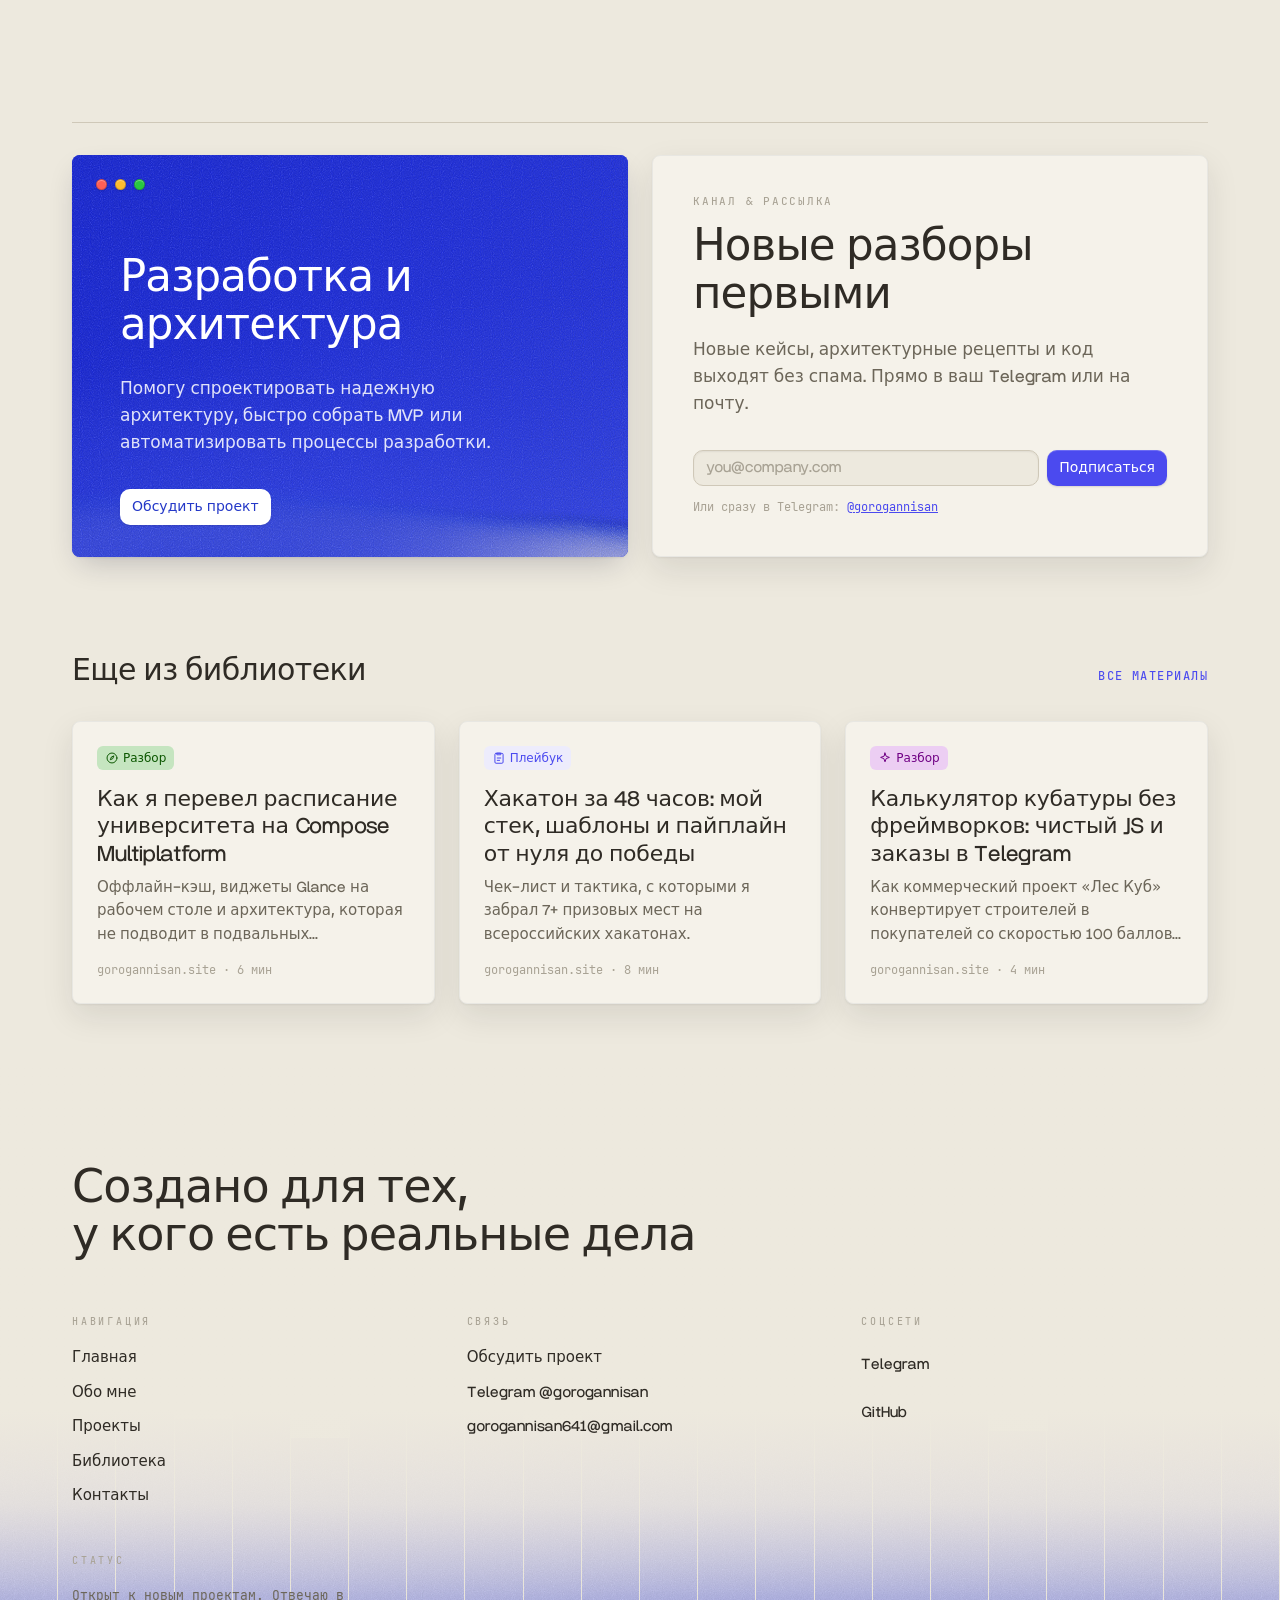
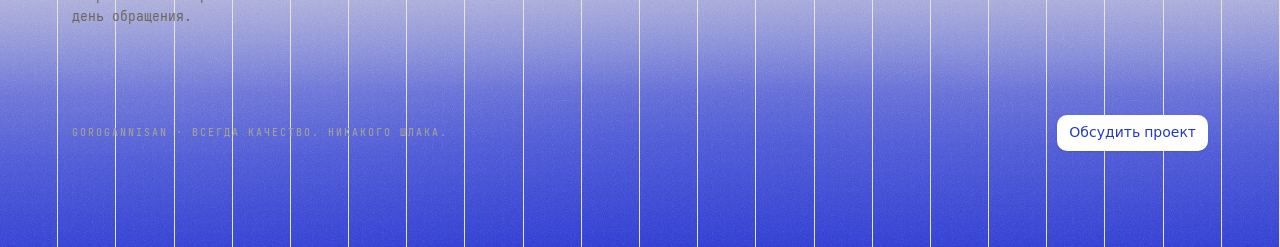
<file: linux-infra-and-ai-automation.html>
<!doctype html>
<html lang="ru">
<head>
<meta charset="UTF-8">
<meta name="viewport" content="width=device-width, initial-scale=1.0">
<meta name="color-scheme" content="light only">
<title>Linux-автоматизация и локальные AI-агенты: как я автоматизирую разработку | gorogannisan</title>
<meta name="description" content="Настройка CI/CD, контейнеризация и подключение Claude/Gemini CLI к внутренним процессам разработки.">
<meta name="author" content="Гор Оганнисян">
<link rel="icon" href="logo.svg" type="image/svg+xml">
<link rel="stylesheet" href="article-bundle.css">
</head>
<body>

<svg width="0" height="0" aria-hidden="true" focusable="false" style="position:absolute;pointer-events:none">
  <filter id="oj-liquid-a" x="-20%" y="-20%" width="140%" height="140%" color-interpolation-filters="sRGB">
    <feTurbulence type="fractalNoise" baseFrequency="0.0014 0.0031" numOctaves="2" seed="11" result="field">
      <animate attributeName="baseFrequency" dur="41s" begin="0s" repeatCount="indefinite" values="0.0014 0.0031; 0.0019 0.0024; 0.0010 0.0038; 0.0016 0.0028; 0.0014 0.0031"/>
    </feTurbulence>
    <feDisplacementMap in="SourceGraphic" in2="field" scale="150" xChannelSelector="R" yChannelSelector="G" result="wave">
      <animate attributeName="scale" dur="29s" repeatCount="indefinite" values="150; 194; 118; 168; 150"/>
    </feDisplacementMap>
    <feTurbulence type="fractalNoise" baseFrequency="0.0011 0.0022" numOctaves="2" seed="28" result="field2">
      <animate attributeName="baseFrequency" dur="53s" begin="0s" repeatCount="indefinite" values="0.0011 0.0022; 0.0014 0.0017; 0.0008 0.0027; 0.0012 0.0020; 0.0011 0.0022"/>
    </feTurbulence>
    <feDisplacementMap in="wave" in2="field2" scale="90" xChannelSelector="G" yChannelSelector="B" result="swell">
      <animate attributeName="scale" dur="37s" repeatCount="indefinite" values="90; 118; 72; 102; 90"/>
    </feDisplacementMap>
    <feTurbulence type="fractalNoise" baseFrequency="0.9" numOctaves="1" seed="11" stitchTiles="stitch" result="noise"/>
    <feColorMatrix in="noise" type="saturate" values="0" result="mono"/>
    <feComposite in="swell" in2="mono" operator="arithmetic" k1="0" k2="1" k3="0.34" k4="-0.17"/>
  </filter>

  <filter id="oj-footer" x="-15%" y="-15%" width="130%" height="130%" color-interpolation-filters="sRGB">
    <feTurbulence type="fractalNoise" baseFrequency="0.0011 0.0019" numOctaves="2" seed="53" result="field">
      <animate attributeName="baseFrequency" dur="59s" begin="0s" repeatCount="indefinite" values="0.0011 0.0019; 0.0014 0.0015; 0.0009 0.0023; 0.0011 0.0019"/>
    </feTurbulence>
    <feDisplacementMap in="SourceGraphic" in2="field" scale="44" xChannelSelector="R" yChannelSelector="G" result="soft">
      <animate attributeName="scale" dur="47s" repeatCount="indefinite" values="44; 58; 34; 44"/>
    </feDisplacementMap>
    <feTurbulence type="fractalNoise" baseFrequency="0.9" numOctaves="1" seed="53" stitchTiles="stitch" result="noise"/>
    <feColorMatrix in="noise" type="saturate" values="0" result="mono"/>
    <feComposite in="soft" in2="mono" operator="arithmetic" k1="0" k2="1" k3="0.26" k4="-0.13"/>
  </filter>

  <filter id="oj-liquid-b" x="-20%" y="-20%" width="140%" height="140%" color-interpolation-filters="sRGB">
    <feTurbulence type="fractalNoise" baseFrequency="0.0014 0.0031" numOctaves="2" seed="43" result="field">
      <animate attributeName="baseFrequency" dur="27s" begin="-9s" repeatCount="indefinite" values="0.0014 0.0031; 0.0019 0.0024; 0.0010 0.0038; 0.0016 0.0028; 0.0014 0.0031"/>
    </feTurbulence>
    <feDisplacementMap in="SourceGraphic" in2="field" scale="150" xChannelSelector="R" yChannelSelector="G" result="wave">
      <animate attributeName="scale" dur="29s" repeatCount="indefinite" values="150; 194; 118; 168; 150"/>
    </feDisplacementMap>
    <feTurbulence type="fractalNoise" baseFrequency="0.0011 0.0022" numOctaves="2" seed="60" result="field2">
      <animate attributeName="baseFrequency" dur="37s" begin="-14s" repeatCount="indefinite" values="0.0011 0.0022; 0.0014 0.0017; 0.0008 0.0027; 0.0012 0.0020; 0.0011 0.0022"/>
    </feTurbulence>
    <feDisplacementMap in="wave" in2="field2" scale="90" xChannelSelector="G" yChannelSelector="B" result="swell">
      <animate attributeName="scale" dur="37s" repeatCount="indefinite" values="90; 118; 72; 102; 90"/>
    </feDisplacementMap>
    <feTurbulence type="fractalNoise" baseFrequency="0.9" numOctaves="1" seed="43" stitchTiles="stitch" result="noise"/>
    <feColorMatrix in="noise" type="saturate" values="0" result="mono"/>
    <feComposite in="swell" in2="mono" operator="arithmetic" k1="0" k2="1" k3="0.34" k4="-0.17"/>
  </filter>
</svg>

<nav class="nv-nav" aria-label="Primary">
  <a class="nv-brand" href="index.html">gor</a>
  <div class="nv-links">
    <a class="nv-link" href="index.html">Главная</a>
    <a class="nv-link" href="about.html">Обо мне</a>
    <a aria-current="page" class="nv-link" href="library.html">Библиотека</a>
    <a class="nv-link nv-link-cta" href="contact.html">Обсудить проект</a>
  </div>
  <details class="nv-menu">
    <summary class="nv-menu-toggle" aria-label="Menu" aria-expanded="false" aria-controls="nv-orbs">
      <svg class="nv-menu-glyph" viewBox="0 0 16 16" fill="none" stroke="currentColor" stroke-width="1.6" stroke-linecap="round" aria-hidden="true"><path class="nv-mg-a" d="M2.5 5.5h11"/><path class="nv-mg-b" d="M2.5 10.5h11"/></svg>
    </summary>
    <div class="nv-menu-panel" id="nv-orbs">
      <ul class="nv-items">
        <li><a class="nv-item" href="index.html"><svg viewBox="0 0 24 24" fill="none" stroke="currentColor" stroke-width="1.8" stroke-linecap="round" stroke-linejoin="round" aria-hidden="true"><path d="m3 9 9-7 9 7v11a2 2 0 0 1-2 2H5a2 2 0 0 1-2-2z"/><polyline points="9 22 9 12 15 12 15 22"/></svg><span>Главная</span></a></li>
        <li><a class="nv-item" href="about.html"><svg viewBox="0 0 24 24" fill="none" stroke="currentColor" stroke-width="1.8" stroke-linecap="round" stroke-linejoin="round" aria-hidden="true"><circle cx="12" cy="8" r="4"/><path d="M4.5 21a7.5 7.5 0 0 1 15 0"/></svg><span>Обо мне</span></a></li>
        <li><a aria-current="page" class="nv-item" href="library.html"><svg viewBox="0 0 24 24" fill="none" stroke="currentColor" stroke-width="1.8" stroke-linecap="round" stroke-linejoin="round" aria-hidden="true"><path d="M4 4.5h5.5A2.5 2.5 0 0 1 12 7v13a2 2 0 0 0-2-2H4z"/><path d="M20 4.5h-5.5A2.5 2.5 0 0 0 12 7v13a2 2 0 0 1 2-2h6z"/></svg><span>Библиотека</span></a></li>
      </ul>
      <div class="nv-drop-cta">
        <a class="nv-drop-btn" href="contact.html">Обсудить проект</a>
      </div>
    </div>
  </details>
</nav>

<main id="top" class="rs rs-prompts rs-deck" data-slug="linux-infra-and-ai-automation">

<header class="rs-head">
<div class="wrap">
  <div class="rs-tags">
    <nav class="rs-crumbs pg-eyebrow" aria-label="Breadcrumb">
      <a href="library.html">Библиотека</a>
      <span aria-hidden="true">/</span>
    </nav>
    <a class="resource-badge badge-infra" href="library.html">
      <svg aria-hidden="true" viewBox="0 0 24 24" fill="none" stroke="currentColor" stroke-width="1.7" stroke-linecap="round" stroke-linejoin="round"><rect x="2" y="2" width="20" height="8" rx="2" ry="2"/><rect x="2" y="14" width="20" height="8" rx="2" ry="2"/><line x1="6" y1="6" x2="6.01" y2="6"/><line x1="6" y1="18" x2="6.01" y2="18"/></svg>
      Гайд
    </a>
    <span class="resource-badge badge-file">Инфраструктура</span>
  </div>
  <h1 class="pg-h1 rs-h1">Linux-автоматизация и локальные AI-агенты: как я автоматизирую разработку</h1>
  <p class="pg-lede">Настройка CI/CD, контейнеризация и подключение Claude/Gemini CLI к внутренним процессам разработки.</p>
  <p class="rs-meta">
    <span>Автор: <a href="about.html" rel="author">Гор Оганнисян</a></span>
    <i aria-hidden="true">·</i>
    <span>2026-09-10</span>
    <i aria-hidden="true">·</i>
    <span>v1.0</span>
    <i aria-hidden="true">·</i>
    <span>5 мин</span>
  </p>
  <div class="rs-hosts" style="display:flex;flex-wrap:wrap;gap:16px 36px;align-items:center;margin:28px 0 4px">
    <div style="display:flex;align-items:center;gap:14px">
      <img src="assets/gor-avatar.png" alt="Гор Оганнисян" width="52" height="52" decoding="async" style="width:52px;height:52px;border-radius:50%;object-fit:cover;flex:none;box-shadow:0 4px 14px rgba(29,29,34,.16)">
      <div style="display:flex;flex-direction:column;gap:4px">
        <span style="font:400 19px/1.2 var(--sans);color:var(--ink)">Гор Оганнисян</span>
        <span style="display:flex;flex-wrap:gap;gap:4px 12px">
          <a href="https://t.me/gorogannisan" target="_blank" rel="noreferrer" style="font:400 13px/1.3 var(--mono);color:var(--ink-3);text-decoration:none">@gorogannisan</a>
          <a href="https://gorogannisan.site" target="_blank" rel="noreferrer" style="font:600 13px/1.3 var(--mono);color:var(--indigo);text-decoration:none">gorogannisan.site</a>
        </span>
      </div>
    </div>
  </div>
  <div class="rs-apps">
    <span class="rs-apps-k">Стек</span>
    <span class="rs-app">Linux (Debian/Ubuntu)</span><span class="rs-app">Docker & Compose</span><span class="rs-app">Claude & Gemini CLI</span><span class="rs-app">Bash Automation</span><span class="rs-app">SSH Hardening</span><span class="rs-app">Caddy / Nginx</span>
  </div>
  <div class="rs-actions">
    <a class="rs-btn rs-btn-primary" href="contact.html">Обсудить проект</a>
    <a class="rs-btn rs-btn-secondary" href="https://t.me/gorogannisan" target="_blank" rel="noreferrer">Telegram @gorogannisan</a>
  </div>
</div>
</header>

<div class="wrap">
<div class="rs-grid">
<article class="rs-article">
<p>Как выпускать цифровые продукты со скоростью целой команды разработчиков? Мой практический опыт развертывания легковесной Linux-инфраструктуры, настройки воспроизводимых CI/CD пайплайнов и бесшовной интеграции терминальных AI-ассистентов в повседневный рабочий процесс.</p>

<ol class="rv rv-flow">
<li class="rv-step">
  <span class="rv-step-k"><span class="rv-step-n">01</span></span>
  <b class="rv-step-t">Git Push</b>
  <span class="rv-step-p">Отправка изменений ветки в локальный Git-репозиторий</span>
</li>
<li class="rv-step">
  <span class="rv-step-k"><span class="rv-step-n">02</span></span>
  <b class="rv-step-t">Self-hosted Runner</b>
  <span class="rv-step-p">Мгновенный запуск линтеров и тестов в локальном Docker</span>
</li>
<li class="rv-step">
  <span class="rv-step-k"><span class="rv-step-n">03</span></span>
  <b class="rv-step-t">AI Diff Review</b>
  <span class="rv-step-p">Проверка изменений и генерация release notes через CLI-модель</span>
</li>
<li class="rv-step">
  <span class="rv-step-k"><span class="rv-step-n">04</span></span>
  <b class="rv-step-t">Zero-Downtime Deploy</b>
  <span class="rv-step-p">Бесшовная ротация контейнеров с автоматическим SSL</span>
</li>
</ol>

<h2 id="zachem-nezavisimoy-razrabotke-svoy-devops">Зачем независимой разработке свой DevOps</h2>

<p>В сольной разработке или небольшой команде любая ручная рутина — сборка APK, ручной перенос файлов по FTP, генерация сертификатов LetsEncrypt или ручное редактирование конфигов Nginx — напрямую убивает время, которое должно идти на разработку продуктовых фич.</p>

<blockquote><p>Мой фундаментальный принцип: <strong>если действие повторяется больше двух раз, оно обязано быть автоматизировано скриптом</strong>. Никаких ручных кликов по серверам в терминале.</p></blockquote>

<h2 id="arhitektura-self-hosted-git-vorkery-i-izolyatsiya">Архитектура: Self-hosted Git, воркеры и изоляция</h2>

<p>Вместо перегруженных облачных решений с высокими тарифами я использую легковесный стек на базе выделенного Linux-сервера:</p>

<div class="rv rv-hub" role="img" aria-label="Linux Host architecture">
  <div class="rv-hub-center">
    <span class="rv-hub-name">Linux Host</span>
    <span class="rv-hub-note">Ubuntu LTS Server</span>
  </div>
  <svg class="rv-hub-wires" viewBox="0 0 100 100" preserveAspectRatio="none" aria-hidden="true">
    <path d="M0,50 C55,50 45,12.50 100,12.50"/><path d="M0,50 C55,50 45,37.50 100,37.50"/><path d="M0,50 C55,50 45,62.50 100,62.50"/><path d="M0,50 C55,50 45,87.50 100,87.50"/>
  </svg>
  <ol class="rv-hub-spokes">
    <li class="rv-spoke">
  <span class="rv-spoke-t">
    <b>Gitea & Local Runners</b>
    <span>Собственный Git-сервер и воркеры с нулевой сетевой задержкой</span>
  </span>
</li>
<li class="rv-spoke">
  <span class="rv-spoke-t">
    <b>Claude & Gemini CLI Integration</b>
    <span>Терминальные агенты для ревью коммитов, тестов и документации</span>
  </span>
</li>
<li class="rv-spoke">
  <span class="rv-spoke-t">
    <b>Caddy Reverse Proxy</b>
    <span>Автоматический выпуск и продление SSL-сертификатов без cron</span>
  </span>
</li>
<li class="rv-spoke">
  <span class="rv-spoke-t">
    <b>Docker Network Isolation</b>
    <span>Изолированные сети контейнеров без доступа наружу</span>
  </span>
</li>
  </ol>
</div>

<h2 id="integratsiya-terminalnyh-ai-agentov-v-vorkflou">Интеграция терминальных AI-агентов в воркфлоу</h2>

<p>Я использую официальные CLI-инструменты моделей (Claude Code и Gemini CLI) прямо из терминала Bash, встраивая их в pre-commit хуки и CI-пайплайны.</p>

<h3>Автоматический ревью diff перед коммитом</h3>

<p>Скрипт читает несинхронизированные изменения в рабочей ветке, формирует краткое резюме и проверяет соблюдение архитектурных соглашений:</p>

<p><div class="rs-code">
  <div class="rs-code-bar">
    <span class="resource-badge badge-prompts">ai-review.sh</span>
    <button type="button" class="rs-btn rs-btn-secondary rs-btn-sm" data-rs-copy>
      <svg viewBox="0 0 24 24" width="14" height="14" fill="none" stroke="currentColor" stroke-width="1.8" stroke-linecap="round" stroke-linejoin="round" aria-hidden="true"><rect x="9" y="9" width="11" height="11" rx="2"></rect><path d="M5 15V6a2 2 0 0 1 2-2h9"></path></svg>
      <span>Copy</span>
    </button>
  </div>
  <pre><code>#!/usr/bin/env bash
set -euo pipefail</p>

<p># Извлекаем diff текущего стейджинга
DIFF=$(git diff --cached)</p>

<p>if [ -z "$DIFF" ]; then
    echo "Нет изменений для анализа."
    exit 0
fi</p>

<p># Отправляем diff в CLI модель для проверки безопасности и конвенций
echo "$DIFF" | gemini -p "
Ты старший системный архитектор. Проанализируй этот Git diff.
1. Найди утечки API ключей или паролей.
2. Проверь обработку исключений и утечки ресурсов.
3. Предложи лаконичный conventional commit message.
"</code></pre>
</div></p>

<h2 id="bezopasnost-ssh-klyuchi-s-apparatnymi-tokenami">Безопасность: SSH-ключи с аппаратными токенами</h2>

<p>Все боевые серверы защищены по строгим стандартам промышленной безопасности:</p>

<ol class="rv-steps">
<li><strong>Отключение парольного доступа.</strong> В <code>/etc/ssh/sshd_config</code> отключен вход по паролю (<code>PasswordAuthentication no</code>) и запрещен прямой вход от root.</li>
<li><strong>Ключи FIDO2 / ed25519-sk.</strong> Доступ к боевым серверам разрешен исключительно по криптографическим ключам с физическим подтверждением нажатием на токен. Украсть такой ключ из файловой системы невозможно.</li>
<li><strong>Fail2ban и UFW.</strong> Фаервол держит открытыми только 80, 443 и нестандартный SSH-порт. Любые попытки перебора блокируются на уровне ядра Linux.</li>
</ol>

<h2 id="rezultaty-15-sekonomlennyh-chasov-v-nedelyu">Результаты: 15 сэкономленных часов в неделю</h2>

<p>Внедрение собственной инфраструктуры и терминальных ассистентов дало измеримые выгоды:</p>

<p><div class="rs-table">
  <table>
    <thead><tr><th>Параметр</th><th>Ручной процесс</th><th>Автоматизированный стек</th></tr></thead>
    <tbody>
      <tr><td><strong>Деплой новой версии</strong></td><td>15–30 минут (руками)</td><td><strong>45 секунд (git push)</strong></td></tr>
<tr><td><strong>Ревью коммитов и опечаток</strong></td><td>Ручной просмотр diff</td><td><strong>Авто-анализ за 5 секунд</strong></td></tr>
<tr><td><strong>Затраты на облака в месяц</strong></td><td>$120+ (облачные сервисы)</td><td><strong>$12 (один VDS)</strong></td></tr>
<tr><td><strong>Время на инфраструктуру</strong></td><td>~ 3 часа в день</td><td><strong>0 часов (работает само)</strong></td></tr>
    </tbody>
  </table>
</div>
Освободившиеся 15 рабочих часов в неделю я направляю на то, что действительно создает ценность: проектирование продуктовой логики, оптимизацию мобильного UI и запуск новых проектов.</p>
</article>

<aside class="rs-toc" aria-label="На этой странице">
  <div class="rs-toc-in">
    <p class="rs-toc-h">На этой странице</p>
    <ol>
      <li><a href="#zachem-nezavisimoy-razrabotke-svoy-devops"><span>Зачем независимой разработке свой DevOps</span></a></li><li><a href="#arhitektura-self-hosted-git-vorkery-i-izolyatsiya"><span>Архитектура: Self-hosted Git, воркеры и изоляция</span></a></li><li><a href="#integratsiya-terminalnyh-ai-agentov-v-vorkflou"><span>Интеграция терминальных AI-агентов в воркфлоу</span></a></li><li><a href="#bezopasnost-ssh-klyuchi-s-apparatnymi-tokenami"><span>Безопасность: SSH-ключи с аппаратными токенами</span></a></li><li><a href="#rezultaty-15-sekonomlennyh-chasov-v-nedelyu"><span>Результаты: 15 сэкономленных часов в неделю</span></a></li>
    </ol>
    <div class="rs-toc-foot">
      <a class="rs-btn rs-btn-secondary rs-btn-sm" href="library.html">← Все статьи</a>
    </div>
  </div>
</aside>
</div>

<section class="rs-end" aria-label="Связь и рассылка">
  <div class="rs-door">
    <div class="fg-copy">
      <div class="fg-page-dots" aria-hidden="true">
        <span class="fg-page-dot fg-page-dot-red"></span>
        <span class="fg-page-dot fg-page-dot-yellow"></span>
        <span class="fg-page-dot fg-page-dot-green"></span>
      </div>
      <h2 class="fg-h">Разработка и архитектура</h2>
      <p class="fg-p">Помогу спроектировать надежную архитектуру, быстро собрать MVP или автоматизировать процессы разработки.</p>
      <a class="rs-btn rs-btn-onblue" href="contact.html">Обсудить проект</a>
    </div>
  </div>
  <div class="rs-card">
    <p class="rs-card-k">Канал & Рассылка</p>
    <h2 class="rs-card-h">Новые разборы первыми</h2>
    <p class="rs-card-p">Новые кейсы, архитектурные рецепты и код выходят без спама. Прямо в ваш Telegram или на почту.</p>
    <form class="rs-form" onsubmit="event.preventDefault(); window.open('https://t.me/gorogannisan', '_blank');">
      <input class="rs-field" type="email" placeholder="you@company.com" aria-label="Email">
      <button type="submit" class="rs-btn rs-btn-primary">Подписаться</button>
    </form>
    <p class="rs-note">Или сразу в Telegram: <a href="https://t.me/gorogannisan" target="_blank" style="color:var(--indigo);text-decoration:underline;">@gorogannisan</a></p>
  </div>
</section>

<section class="rs-more" aria-labelledby="rs-more-h">
  <div class="rs-more-head">
    <h2 class="rs-more-h" id="rs-more-h">Еще из библиотеки</h2>
    <a class="rs-more-all" href="library.html">Все материалы</a>
  </div>
  <ul class="rs-more-list">
    <li><a class="rs-item" href="compose-multiplatform-offline-schedule.html">
  <span class="rs-item-tags"><span class="resource-badge badge-guides"><svg aria-hidden="true" viewBox="0 0 24 24" fill="none" stroke="currentColor" stroke-width="1.7" stroke-linecap="round" stroke-linejoin="round"><circle cx="12" cy="12" r="8.5"/><path d="m15 9-1.8 4.2L9 15l1.8-4.2z"/></svg>Разбор</span></span>
  <span class="rs-item-t">Как я перевел расписание университета на Compose Multiplatform</span>
  <span class="rs-item-p">Оффлайн-кэш, виджеты Glance на рабочем столе и архитектура, которая не подводит в подвальных аудиториях.</span>
  <span class="rs-item-u">gorogannisan.site · 6 мин</span>
</a></li>
<li><a class="rs-item" href="hackathon-48h-mvp-pipeline.html">
  <span class="rs-item-tags"><span class="resource-badge badge-playbooks"><svg aria-hidden="true" viewBox="0 0 24 24" fill="none" stroke="currentColor" stroke-width="1.7" stroke-linecap="round" stroke-linejoin="round"><rect x="5" y="4" width="14" height="17" rx="2"/><path d="M9 3.5h6v3H9zM9 12h6M9 16h4"/></svg>Плейбук</span></span>
  <span class="rs-item-t">Хакатон за 48 часов: мой стек, шаблоны и пайплайн от нуля до победы</span>
  <span class="rs-item-p">Чек-лист и тактика, с которыми я забрал 7+ призовых мест на всероссийских хакатонах.</span>
  <span class="rs-item-u">gorogannisan.site · 8 мин</span>
</a></li>
<li><a class="rs-item" href="lightweight-calc-pure-js-telegram.html">
  <span class="rs-item-tags"><span class="resource-badge badge-skills"><svg aria-hidden="true" viewBox="0 0 24 24" fill="none" stroke="currentColor" stroke-width="1.7" stroke-linecap="round" stroke-linejoin="round"><path d="M12 3.5l2 5.5 5.5 2-5.5 2-2 5.5-2-5.5-5.5-2 5.5-2z"/></svg>Разбор</span></span>
  <span class="rs-item-t">Калькулятор кубатуры без фреймворков: чистый JS и заказы в Telegram</span>
  <span class="rs-item-p">Как коммерческий проект «Лес Куб» конвертирует строителей в покупателей со скоростью 100 баллов PageSpeed.</span>
  <span class="rs-item-u">gorogannisan.site · 4 мин</span>
</a></li>
  </ul>
</section>
</div>

<footer class="ft" id="footer">
  <div class="ft-sky" aria-hidden="true">
    <i style="--h:86%;--d:0s"></i>
    <i style="--h:72%;--d:-7s"></i>
    <i style="--h:95%;--d:-13s"></i>
    <i style="--h:67%;--d:-3s"></i>
    <i style="--h:79%;--d:-19s"></i>
    <i style="--h:64%;--d:-9s"></i>
    <i style="--h:91%;--d:-24s"></i>
    <i style="--h:70%;--d:-5s"></i>
    <i style="--h:100%;--d:-16s"></i>
    <i style="--h:66%;--d:-11s"></i>
    <i style="--h:83%;--d:-21s"></i>
    <i style="--h:74%;--d:-2s"></i>
    <i style="--h:97%;--d:-14s"></i>
    <i style="--h:68%;--d:-8s"></i>
    <i style="--h:88%;--d:-26s"></i>
    <i style="--h:76%;--d:-4s"></i>
    <i style="--h:93%;--d:-18s"></i>
    <i style="--h:65%;--d:-12s"></i>
    <i style="--h:90%;--d:-6s"></i>
    <i style="--h:99%;--d:-22s"></i>
    <i style="--h:81%;--d:-10s"></i>
    <i style="--h:71%;--d:-15s"></i>
  </div>
  <div class="ft-grain" aria-hidden="true"></div>

  <div class="wrap ft-in">
    <h2 class="ft-h">Создано для тех,<br>у кого есть реальные дела</h2>

    <div class="ft-cols">
      <nav class="ft-col" aria-label="Site">
        <span class="ft-lab">Навигация</span>
        <a href="index.html">Главная</a>
        <a href="about.html">Обо мне</a>
        <a href="index.html#projects">Проекты</a>
        <a href="library.html">Библиотека</a>
        <a href="contact.html">Контакты</a>
      </nav>
      <div class="ft-col">
        <span class="ft-lab">Связь</span>
        <a href="contact.html">Обсудить проект</a>
        <a href="https://t.me/gorogannisan" target="_blank" rel="noopener">Telegram @gorogannisan</a>
        <a href="mailto:gorogannisan641@gmail.com">gorogannisan641@gmail.com</a>
      </div>
      <nav class="ft-col ft-col-else" aria-label="Elsewhere">
        <span class="ft-lab">Соцсети</span>
        <a class="ft-el" href="https://t.me/gorogannisan" target="_blank" rel="noopener"><span class="ft-el-t">Telegram</span></a>
        <a class="ft-el" href="https://github.com/gorogannisan" target="_blank" rel="noopener"><span class="ft-el-t">GitHub</span></a>
      </nav>
      <div class="ft-col ft-col-status">
        <span class="ft-lab">Статус</span>
        <p class="ft-p" style="font-family: var(--mono); font-size: 13px; color: var(--ink-2); line-height: 1.6; margin: 0;">Открыт к новым проектам. Отвечаю в день обращения.</p>
      </div>
    </div>

    <div class="ft-foot">
      <nav class="ft-marks" aria-label="Elsewhere">
        <a class="ft-el ft-mark" aria-label="Telegram" href="https://t.me/gorogannisan" target="_blank" rel="noopener"><span class="ft-el-t">Telegram</span></a>
        <a class="ft-el ft-mark" aria-label="GitHub" href="https://github.com/gorogannisan" target="_blank" rel="noopener"><span class="ft-el-t">GitHub</span></a>
      </nav>
      <a class="ft-pill" href="contact.html">Обсудить проект</a>
      <span class="ft-fine">gorogannisan · всегда качество. никакого шлака.</span>
    </div>
  </div>
</footer>
</main>

<script src="scripts/article.js"></script>
</body>
</html>
</file>
<file: style.css>
/* ==== base.css ==== */
/* ===========================================================================
   base.css   the Gor brand layer for the single page

   Three instructions from the client govern this file and everything built
   on it: keep oatmeal and indigo, keep the current fonts, keep it simple.
   So there is exactly ONE hue on this site, and exactly THREE typefaces.

   The page moves through seven aesthetic modes. Because hue and typeface are
   fixed, the modes separate through texture, value, density, shadow and
   negative space instead. That constraint is the design, not a limitation
   worked around.
   =========================================================================== */

@font-face { font-family: 'Endless'; src: url('fonts/endless.ttf') format('truetype'); font-display: swap; }
@font-face { font-family: 'Pixeboy'; src: url('fonts/pixeboy.woff2') format('woff2'); font-display: swap; }
@font-face { font-family: 'JetBrains Mono'; src: url('fonts/JetBrainsMono-Regular.woff2') format('woff2'); font-weight: 400; font-display: swap; }
@font-face { font-family: 'JetBrains Mono'; src: url('fonts/JetBrainsMono-Medium.woff2') format('woff2'); font-weight: 500 600; font-display: swap; }
@font-face { font-family: 'JetBrains Mono'; src: url('fonts/JetBrainsMono-Bold.woff2') format('woff2'); font-weight: 700; font-display: swap; }

:root {
  color-scheme: light;

  --paper:   #EDE9DE;
  --card:    #F5F2EA;
  --muted:   #E4DFD1;
  --ink:     #2F2B25;
  --ink-2:   #6C6659;
  --ink-3:   #A8A294;
  --rule:    #2F2B2524;
  --rule-2:  #CFC8B8;

  /* the only hue on the site */
  --indigo:  #4b4aef;

  /* the inverted ground, used by the ledger mode alone */
  --ground:  #1E1B16;

  --sans:  'Endless', system-ui, sans-serif;
  --pixel: 'Pixeboy', ui-monospace, monospace;
  --mono:  'JetBrains Mono', ui-monospace, Menlo, monospace;

  /* 8px grid. Every spacing value in this project is a multiple of --u. */
  --u: 8px;

  /* Radius is a scale with a job per step, not a preference. 0 is structure,
     s is a small object, m is a panel, l is a large surface, pill is anything
     pressable. See DESIGN.md. A value off this scale is a bug. */
  --r-xs:   6px;
  --r-s:    10px;
  /* panels and large surfaces share one tight corner, 8px (Gor, Oct 2026,
     pointing at openai.com's cards); controls keep Astryx's 10px */
  --r-m:    8px;
  --r-l:    8px;
  --r-pill: 999px;

  /* Two elevations. Paper does not float: a content card gets a hairline. */
  --shadow-1: 0 1px 2px rgba(31, 29, 58, 0.14);
  --shadow-2: 0 10px 24px rgba(31, 29, 58, 0.14);
  /* the Apple pair: a tight contact shadow plus a wide, soft ambient one
     (Oct 10: Gor asked for depth on the boxes and buttons, as in Apple's UI) */
  --shadow-card: 0 1px 2px rgba(31, 29, 58, 0.08), 0 12px 28px -8px rgba(31, 29, 58, 0.24);
  --shadow-float: 0 1px 2px rgba(31, 29, 58, 0.10), 0 24px 56px -12px rgba(31, 29, 58, 0.34);

  /* section rhythm, 120px to 200px */
  --section-y: clamp(120px, 14vh, 200px);
}

* { box-sizing: border-box; }

html { scroll-behavior: smooth; }

html, body {
  margin: 0;
  background: var(--paper);
  color: var(--ink);
  font-family: var(--sans);
  font-size: 16px;
  line-height: 1.5;
  -webkit-font-smoothing: antialiased;
}

body { overflow-x: hidden; }

a { color: var(--indigo); }

/* the contained column. Full bleed sections opt out by not using it. */
.wrap {
  max-width: 1200px;
  margin-inline: auto;
  padding-inline: 32px;
}

/* shared type helpers. Sections may use these but must not restyle them. */
.mono-label {
  font-family: var(--mono);
  font-size: 10px;
  font-weight: 500;
  letter-spacing: 0.22em;
  text-transform: uppercase;
  color: var(--ink-3);
}

.wordmark-pixel {
  font-family: var(--pixel);
  font-weight: 400;
  color: var(--indigo);
  letter-spacing: 0.04em;
  /* Pixeboy digits and caps sit ON the baseline and are exactly half an em
     tall, so a 100px font-size draws 50px of ink. Author by visible height
     and derive the size, never by eyeballing line-height. */
  line-height: 1;
}

@media (prefers-reduced-motion: reduce) {
  html { scroll-behavior: auto; }
  *, *::before, *::after {
    animation-duration: 0.001ms !important;
    animation-iteration-count: 1 !important;
    transition-duration: 0.001ms !important;
  }
}

/* ==== parts/hero.css ==== */
/* ===========================================================================
   hero.css   prefix: hr-
   Plate left, words right, on one row.

   The plate is shown whole, at its native 1715 / 1920, with no zoom and no
   crop anchor: every cell that was drawn is on screen.

   The alignment is the deliberate part: the copy shares the canvas row and
   hangs from its bottom edge, so the buttons finish level with the bottom of
   the plate instead of floating against its middle.
   =========================================================================== */

.hr-hero {
  /* The hero owns the first screen and sits in the middle of it. Previously it
     started 128px down and ran 780px tall in a 900px viewport, so it spilled
     past the fold while still looking top heavy. */
  min-height: 100svh;
  display: flex;
  align-items: center;
  padding-block: calc(var(--u) * 10);
}

.hr-hero > .wrap { width: 100%; }

.hr-grid {
  display: grid;
  grid-template-columns: 1fr;
  grid-template-rows: auto auto;
  gap: calc(var(--u) * 2) calc(var(--u) * 5);
}

/* --- the plate ----------------------------------------------------------- */

.hr-canvas {
  display: block;
  width: 100%;
  height: auto;
  /* native shape of the grid: 343 x 240 cells at 5 x 8 px */
  aspect-ratio: 1715 / 1920;
  /* same radius as the figure wells and the buttons */
  border-radius: var(--r-l);
  /* Keep the complete WebGL portrait, but clip its outer corners with the
     same card-shaped edge used throughout the page. */
  clip-path: inset(0 round var(--r-l));   /* the same corner as every other box */
  max-height: calc(100svh - var(--u) * 22);
  color: var(--ink);
  grid-column: 1;
  grid-row: 1;
}


/* --- the words ----------------------------------------------------------- */

.hr-title {
  font-family: var(--sans);
  font-weight: 400;
  font-size: clamp(38px, 5.2vw, 68px);
  line-height: 1.04;
  letter-spacing: -0.02em;
  margin: 0;
}

/* Pixeboy draws exactly half an em of ink and sits on the baseline, so the
   size is raised to match the Endless cap height beside it. */
.hr-title b {
  font-family: var(--pixel);
  font-weight: 400;
  color: var(--indigo);
  font-size: 1.34em;
  letter-spacing: 0.03em;
  line-height: 1;
}

.hr-sub {
  font-size: 17px;
  line-height: 1.55;
  color: var(--ink-2);
  max-width: 42ch;
  margin: calc(var(--u) * 1.5) 0 calc(var(--u) * 4);
  /* the sentence carries the gap down to the buttons */
}

/* --- buttons -------------------------------------------------------------- */

.hr-actions { display: flex; flex-wrap: wrap; gap: calc(var(--u) * 1.5); }
.hr-copy > :last-child { margin-bottom: 0; }

.hr-btn {
  display: inline-block;
  font: 500 15px/1 var(--sans);
  padding: calc(var(--u) * 2) calc(var(--u) * 3);
  border-radius: var(--r-s);
  text-decoration: none;
  border: 0;
  transition: background-color 160ms ease, color 160ms ease;
}
.hr-btn-solid { background: var(--indigo); color: #fff; }
.hr-btn-soft { background: var(--muted); color: var(--ink); }

/* --- desktop: plate left, words right ------------------------------------ */

@media (min-width: 900px) {
  .hr-grid {
    /* The plate takes the larger share now. Holding the grid in to 1008 made
       the composition tidy but left roughly 450px of dead vertical space in a
       900px viewport, because a 396px plate cannot fill a screen it owns.
       Full column, plate-weighted, and the plate grows to meet the section. */
    grid-template-columns: minmax(0, 52fr) minmax(0, 48fr);
    column-gap: calc(var(--u) * 9);
  }
  /* the copy shares the canvas row and hangs from its bottom edge, so the
     buttons finish level with the bottom of the plate */
  .hr-copy { grid-column: 2; grid-row: 1; align-self: end; }
}

/* --- wordmark load-in ------------------------------------------------------
   The wordmark loads in the way a sprite arrives: cell by cell, left to right.
   Each glyph gets a solid indigo block first, the block unfolds from a seed
   line at the baseline in three snapped heights, then it is eaten from the
   left in four steps as the letter fills in underneath it from the same edge.
   Every timing function is steps(), so nothing about it eases.

   NOTHING TRAVELS. The word sits in its final box from the first frame. The
   only movement is a 6px stepped nudge per cell, which is a transform, so it
   cannot reflow the line, and it points inward (left to right), so it cannot
   push anything past the right edge of the page either.

   Anti-stranding: every rule that HIDES something is behind html.hr-js, which
   hero.js only sets once the split has been built. No script, or a script that
   throws, leaves a plain fully drawn wordmark.

   Letter-spacing is the one metric trap here. Chrome adds letter-spacing after
   an atomic inline as well as after a character, so an inline-block per glyph
   inside a tracked parent would be charged the 0.03em twice and the word would
   grow by a fifth of a character. The tracking is therefore carried by exactly
   one level, the element that holds the character, and cleared on the wrappers
   above it. The word measures the same to the pixel as it did undivided.
   -------------------------------------------------------------------------- */

.hr-title b {
  /* one source for the tracking, so the cells can restate it without drift */
  --hr-wm-ls: 0.03em;
  letter-spacing: var(--hr-wm-ls);

  /* The sprite cell, in em, so it rides every clamp of the headline. These
     two numbers are measured off the rendered pixels, not guessed: inside a
     glyph box one em tall, Pixeboy puts its ink between 0.225em and 0.718em,
     which is high and shallow compared with a normal face. Each edge carries
     about a pixel of bleed so the block covers the letter completely and no
     part of the glyph can peek out from behind it. */
  --hr-wm-cell-y: 0.213em;
  --hr-wm-cell-h: 0.516em;

  /* fallbacks: hero.js restates these on the element, but the animation has to
     be sane if the custom properties never arrive */
  --hr-wm-step: 55ms;
  --hr-wm-dur: 300ms;
  --hr-wm-lead: 140ms;
}

/* the real string, for assistive tech and the clipboard */
.hr-wm-sr {
  position: absolute;
  width: 1px; height: 1px;
  margin: -1px; padding: 0; border: 0;
  overflow: hidden;
  clip-path: inset(50%);
  white-space: nowrap;
}

.hr-wm-ink {
  /* the cells are atomic inlines: tracking here would be charged twice, and a
     break opportunity here would let a single word wrap mid-glyph */
  letter-spacing: normal;
  white-space: nowrap;
  -webkit-user-select: none;
  user-select: none;
}

.hr-wm-ch {
  display: inline-block;
  position: relative;
  letter-spacing: normal;
}

.hr-wm-g {
  display: inline-block;
  letter-spacing: var(--hr-wm-ls);
}

/* the block that stands in for the glyph while it loads */
.hr-wm-ch::before {
  content: "";
  position: absolute;
  left: 0;
  right: var(--hr-wm-ls);
  top: var(--hr-wm-cell-y);
  height: var(--hr-wm-cell-h);
  background: currentColor;
  transform-origin: 50% 100%;
  pointer-events: none;
}

/* resting state: only ever reachable once hero.js has built the cells */
html.hr-js .hr-wm-g,
html.hr-js .hr-wm-ch::before { opacity: 0; }
html.hr-js .hr-lead { opacity: 0; }

html.hr-js .hr-intro .hr-lead {
  animation: hr-lead-in 300ms cubic-bezier(0.23, 1, 0.32, 1) forwards;
}

/* forwards, never both. A backwards fill would paint every cell's first frame
   during its own delay, so all eight blocks would be sitting there before the
   first one had loaded and the word would arrive as a full width row of stubs
   rather than as a thing being built from the left. With forwards, a cell is
   the resting nothing until its turn comes. */
html.hr-js .hr-run .hr-wm-ch {
  animation: hr-wm-nudge var(--hr-wm-dur) steps(3, end) forwards;
  animation-delay: calc(var(--hr-wm-lead) + var(--i) * var(--hr-wm-step));
}
html.hr-js .hr-run .hr-wm-g {
  animation: hr-wm-glyph var(--hr-wm-dur) linear forwards;
  animation-delay: calc(var(--hr-wm-lead) + var(--i) * var(--hr-wm-step));
}
html.hr-js .hr-run .hr-wm-ch::before {
  animation: hr-wm-cell var(--hr-wm-dur) linear forwards;
  animation-delay: calc(var(--hr-wm-lead) + var(--i) * var(--hr-wm-step));
}

/* THE LOAD OUT. Not the load-in reversed: `animation-direction: reverse` with
   a forwards fill would settle on the block's 0% keyframe, which is a visible
   seed line at opacity 1, so every glyph would leave a thin indigo bar behind.
   The out therefore has its own keyframes that finish at opacity 0, which is
   the same resting state the cells hold between cycles. */
html.hr-js .hr-out .hr-wm-ch {
  animation: hr-wm-nudge-out var(--hr-wm-dur) steps(3, end) forwards;
  animation-delay: calc(var(--i) * var(--hr-wm-step));
}
html.hr-js .hr-out .hr-wm-g {
  animation: hr-wm-glyph-out var(--hr-wm-dur) linear forwards;
  animation-delay: calc(var(--i) * var(--hr-wm-step));
}
html.hr-js .hr-out .hr-wm-ch::before {
  animation: hr-wm-cell-out var(--hr-wm-dur) linear forwards;
  animation-delay: calc(var(--i) * var(--hr-wm-step));
}

/* six pixels, in three snaps, and never outside the cell */
@keyframes hr-wm-nudge {
  from { transform: translateX(-6px); }
  to   { transform: translateX(0); }
}

/* the letter, held back under the block, then filled from the left in four */
@keyframes hr-wm-glyph {
  0% {
    opacity: 0;
    clip-path: inset(-60% 100% -60% 0);
    animation-timing-function: steps(1, end);
  }
  46% {
    opacity: 1;
    clip-path: inset(-60% 100% -60% 0);
    animation-timing-function: steps(4, end);
  }
  100% { opacity: 1; clip-path: inset(-60% 0 -60% 0); }
}

/* the block: a seed line, two snaps to full, then eaten from the left */
@keyframes hr-wm-cell {
  0% {
    opacity: 1;
    transform: scaleY(0.26);
    clip-path: inset(-60% 0 -60% 0);
    animation-timing-function: steps(1, end);
  }
  20% { transform: scaleY(0.62); animation-timing-function: steps(1, end); }
  36% { transform: scaleY(1); animation-timing-function: steps(1, end); }
  46% {
    opacity: 1;
    transform: scaleY(1);
    clip-path: inset(-60% 0 -60% 0);
    animation-timing-function: steps(4, end);
  }
  100% { opacity: 1; transform: scaleY(1); clip-path: inset(-60% 0 -60% 100%); }
}

/* the letter is eaten back from the right, then the block collapses to the
   seed line it grew from and goes out. Exactly the in, played backwards, but
   written out so the final frame can be opacity 0. */
@keyframes hr-wm-glyph-out {
  0% {
    opacity: 1;
    clip-path: inset(-60% 0 -60% 0);
    animation-timing-function: steps(4, end);
  }
  54% {
    opacity: 1;
    clip-path: inset(-60% 100% -60% 0);
    animation-timing-function: steps(1, end);
  }
  100% { opacity: 0; clip-path: inset(-60% 100% -60% 0); }
}

@keyframes hr-wm-cell-out {
  0% {
    opacity: 1;
    transform: scaleY(1);
    clip-path: inset(-60% 0 -60% 100%);
    animation-timing-function: steps(4, end);
  }
  54% {
    opacity: 1;
    transform: scaleY(1);
    clip-path: inset(-60% 0 -60% 0);
    animation-timing-function: steps(1, end);
  }
  70%  { transform: scaleY(0.62); animation-timing-function: steps(1, end); }
  86%  { transform: scaleY(0.26); animation-timing-function: steps(1, end); }
  100% { opacity: 0; transform: scaleY(0.26); }
}

@keyframes hr-wm-nudge-out {
  from { transform: translateX(0); }
  to   { transform: translateX(-6px); }
}

@keyframes hr-lead-in {
  from { opacity: 0; }
  to   { opacity: 1; }
}

/* Reduced motion never reaches any of this: hero.js returns before it splits
   the word or sets .hr-js. This is the belt to that braces, in case the class
   is somehow present when the preference flips mid-session. */
@media (prefers-reduced-motion: reduce) {
  html.hr-js .hr-wm-g,
  html.hr-js .hr-lead { opacity: 1; animation: none; }
  html.hr-js .hr-wm-ch { animation: none; transform: none; }
  html.hr-js .hr-wm-ch::before { display: none; animation: none; }
}

/* --- stacked, centred title + the alternating mark ------------------------ */

/* "Hey I'm" on its own line with the mark centred beneath it. */
.hr-title {
  display: flex;
  flex-direction: column;
  align-items: center;
  text-align: center;
  gap: 0.02em;
  container-type: inline-size;
}

/* Both marks render at the SAME size. The title is a size container and the
   marks take min(1.34em, 11.5cqi): 11.5% of the title's width is the largest
   size at which GOR's 15 Pixeboy glyphs still fit the column, so
   the pair share one size everywhere and the long word can never overflow. */
.hr-title .hr-wm { font-size: min(1.34em, 11.5cqi); }
.hr-wm.hr-wm-long { letter-spacing: 0.02em; }

/* the gap in the name: a spacer with no cell block to animate */
.hr-wm-sp { display: inline-block; width: 0.22em; }

/* --- audit: the name dominates, and the column agrees with itself ---------
   FINDING-001: at desktop the greeting ran 68px against a 59px wordmark, so
   the page led with "Hey I'm" and whispered the name. The greeting steps down
   to 0.6em and the mark carries the line.
   FINDING-002: alignment is breakpoint-aware. Phones and the stacked tablet
   layout stay centred, while the desktop copy remains in its existing right
   grid column and aligns every line to that column's left edge. */
@media (min-width: 721px) {
  .hr-title .hr-lead { font-size: 0.6em; }
  .hr-copy { text-align: center; }
  .hr-sub { margin-inline: auto; }
  .hr-actions { justify-content: center; }
}

@media (min-width: 900px) {
  .hr-title { align-items: flex-start; text-align: left; }
  .hr-copy { text-align: left; }
  .hr-sub { margin-inline: 0; }
  .hr-actions { justify-content: flex-start; }
}

/* --- phones: the mark ------------------------------------------------------
   GOR alone now (the name no longer alternates in). It runs about 77% of
   the column (19.25cqi, the width SCHINCARIOL used to set), and sits at
   line-height 0.7: Pixeboy draws only half an em of ink, so at 1 the mark
   carried half an em of air above and below and gaped away from "Hey I'm".
   The loading blocks are placed in em from the top of each cell, so their
   offset follows the tighter line: 0.213em less the 0.15em given up above. */
@media (max-width: 720px) {
  .hr-title { row-gap: var(--u); }
  .hr-title .hr-wm {
    font-size: min(19.25cqi, 72px);
    line-height: 0.7;
    --hr-wm-cell-y: 0.063em;
  }
}


/* ==== parts/figures.css ==== */
/* ===========================================================================
   figures.css   prefix fg-   the three FIG cards

   Every rule in this file is scoped to a class beginning fg-. Nothing here
   touches :root, a bare element, or a base.css helper.

   The reference is a technical figure plate, so the vocabulary is: hairline
   rules, tiny mono caps, a bordered square well on a slightly recessed
   ground, and two dashed leader annotations. Flat throughout. There is no
   border radius, no shadow and no gradient in this file, and --indigo is the
   only hue that appears.

   Spacing is authored in multiples of --u (8px) with no exceptions.
   =========================================================================== */

/* --- the card ----------------------------------------------------------- */

.fg-fig {
  padding-block: calc(var(--u) * 12);
  background: var(--paper);
}

/* the header row: number hard left, system label hard right */
.fg-head {
  display: flex;
  align-items: baseline;
  justify-content: space-between;
  gap: calc(var(--u) * 2);
  padding-bottom: calc(var(--u) * 2);
}

.fg-num,
.fg-sys {
  font-family: var(--mono);
  font-size: 10px;
  font-weight: 500;
  letter-spacing: 0.24em;
  text-transform: uppercase;
  line-height: 1;
  white-space: nowrap;
}

.fg-num { color: var(--ink-2); }
.fg-sys { color: var(--ink-3); }

/* --- the two column body ------------------------------------------------ */

/* Narrow first. One column, and the figure is placed in row 1 so the plate
   reads above the copy on a phone. Source order is still copy then figure. */
.fg-body {
  display: grid;
  grid-template-columns: minmax(0, 1fr);
  gap: calc(var(--u) * 6);
  margin-top: calc(var(--u) * 6);
}

.fg-copy   { grid-column: 1; grid-row: 2; min-width: 0; }
.fg-figure {
  grid-column: 1; grid-row: 1; margin: 0; min-width: 0;
  /* Cap the well at the same size it holds on desktop, so the narrow
     band cannot inflate the plate into a full bleed square. 58 units. */
  max-width: calc(var(--u) * 58);
  margin-inline: auto;
}

/* --- copy --------------------------------------------------------------- */

.fg-h {
  margin: 0;
  font-family: var(--sans);
  /* Endless ships one weight, so never ask for bold and get a synthetic one. */
  font-weight: 400;
  font-size: clamp(28px, 3.4vw, 44px);
  line-height: 1.12;
  letter-spacing: -0.02em;
  color: var(--ink);
}

.fg-p {
  margin: calc(var(--u) * 3) 0 0;
  max-width: 44ch;
  font-family: var(--sans);
  font-size: 17px;
  line-height: 1.6;
  color: var(--ink-2);
}

/* --- the action --------------------------------------------------------- */

.fg-act {
  display: inline-flex;
  align-items: center;
  gap: var(--u);
  margin-top: calc(var(--u) * 4);
  font-family: var(--mono);
  font-size: 11px;
  font-weight: 500;
  letter-spacing: 0.18em;
  text-transform: uppercase;
  line-height: 1;
  text-decoration: none;
  color: var(--indigo);
}

/* FIG 01 and FIG 03: a quiet text action on a hairline. */
.fg-act-link {
  padding-bottom: var(--u);
  border-bottom: 1px solid var(--indigo);
  transition: color 180ms ease, border-color 180ms ease;
}

.fg-act-x { transition: transform 220ms cubic-bezier(0.22, 0.61, 0.36, 1); }

/* FIG 02: the client asked for a button here, so this is the one filled
   element in the whole spine. That is the entire reason it reads as the
   loudest thing on the page. */
.fg-act-btn {
  padding: calc(var(--u) * 2) calc(var(--u) * 4);
  border: 1px solid var(--indigo);
  background: var(--indigo);
  color: var(--paper);
  transition: background-color 180ms ease, color 180ms ease;
}

.fg-act:focus-visible { outline: 2px solid var(--indigo); outline-offset: calc(var(--u) / 2); }

/* --- the figure well ---------------------------------------------------- */

/* Square, because every plate is a 240 x 240 grid. Bordered, on a ground one
   step darker than the paper so it reads as recessed, with a generous inner
   band so the subject floats and the annotations have clean ground to sit on. */
.fg-well {
  position: relative;
  aspect-ratio: 1 / 1;
  /* rounded to match the card and the buttons, one radius across the site */
  border-radius: var(--r-l);
  overflow: hidden;
  padding: calc(var(--u) * 5);
  border: 1px solid var(--rule-2);
  background: var(--muted);
}

/* the exact box the plate occupies, and the coordinate space the annotations
   are positioned against */
.fg-frame {
  position: relative;
  width: 100%;
  height: 100%;
}

/* The renderer reads getComputedStyle(canvas).color to pick its ink, so the
   colour declaration here is load bearing, not decoration. Never give this a
   background. */
.fg-plate {
  display: block;
  width: 100%;
  height: 100%;
  color: var(--indigo);
}


/* --- the annotations ---------------------------------------------------- */

/* Two per card, no more. The label always sits in the well's padding band, on
   clean ground, so it is legible whatever the plate is doing underneath. Only
   the dashed leader crosses onto the plate, and it crosses at 28 percent and
   78 percent of the width, well clear of the centre column where all three
   subjects live. These never move and never animate. */
.fg-anno {
  position: absolute;
  font-family: var(--mono);
  font-size: 9px;
  letter-spacing: 0.16em;
  text-transform: uppercase;
  line-height: 1;
  white-space: nowrap;
  color: var(--ink-3);
  pointer-events: none;
}

.fg-anno::after {
  content: '';
  position: absolute;
  width: 0;
  height: calc(var(--u) * 7);
  border-left: 1px dashed var(--ink-3);
}

/* the terminal tick, so the leader points at something rather than trailing off */
.fg-anno::before {
  content: '';
  position: absolute;
  width: 3px;
  height: 3px;
  background: var(--ink-3);
}

/* upper right label, leader dropping into the plate */
.fg-anno-a { top: calc(var(--u) * -3); right: 0; }
.fg-anno-a::after  { top: calc(100% + var(--u)); left: calc(var(--u) * 3); }
.fg-anno-a::before { top: calc(100% + var(--u) * 8); left: calc(var(--u) * 3); margin-left: -1px; }

/* lower left label, leader rising into the plate */
.fg-anno-b { bottom: calc(var(--u) * -3); left: 0; }
.fg-anno-b::after  { bottom: calc(100% + var(--u)); right: calc(var(--u) * 3); }
.fg-anno-b::before { bottom: calc(100% + var(--u) * 8); right: calc(var(--u) * 3); margin-right: -1px; }

/* On a phone the well is small enough that two leaders crowd the subject, so
   the second one steps back. One annotation is still an annotation. */
@media (max-width: 639px) {
  .fg-anno-b { display: none; }
}

/* --- wide layout -------------------------------------------------------- */

@media (min-width: 900px) {

  .fg-fig { padding-block: calc(var(--u) * 16); }

  /* FIG 02 follows the longest tool-call run. Pull its opening edge up by
     eight grid units (64px), trimming roughly one eighth of the white gap in
     the desktop composition without changing the card's internal spacing. */
  .fg-fig-b { padding-top: calc(var(--u) * 8); }

  .fg-body {
    grid-template-columns: repeat(2, minmax(0, 1fr));
    gap: calc(var(--u) * 10);
    align-items: center;
    margin-top: calc(var(--u) * 9);
  }

  .fg-copy   { grid-row: 1; max-width: 480px; }
  .fg-figure { grid-row: 1; width: 100%; max-width: calc(var(--u) * 58); }

  /* Alternation happens here and only here: the source order never changes,
     the columns do. FIG 01 and FIG 03 put the copy left and the plate right,
     FIG 02 mirrors it. Each figure is pushed to the outer page edge so the
     spine reads as a zigzag rather than a stack of centred boxes. */
  .fg-fig-a .fg-copy,
  .fg-fig-c .fg-copy   { grid-column: 1; }
  .fg-fig-a .fg-figure,
  .fg-fig-c .fg-figure { grid-column: 2; margin-inline-start: auto; }

  .fg-fig-b .fg-copy   { grid-column: 2; }
  .fg-fig-b .fg-figure { grid-column: 1; margin-inline-end: auto; }
}

/* --- scroll reveal ------------------------------------------------------ */

/* IMPORTANT. Everything above is the finished, resting, fully visible state.
   The hidden state below only exists while figures.js is running, because
   only figures.js ever adds .fg-armed. If the script never loads, never
   parses, or bails out, the cards are already correct.

   figures.js reaches .fg-in by four independent routes: a first pass position
   check, an IntersectionObserver, a setInterval position poll, and a plain
   setTimeout hard stop. No two of them share a dependency, so neither the
   observer nor requestAnimationFrame is ever the only path to opacity 1.
   Measured: in a hidden tab neither rAF nor the observer fires at all, and
   the timers are what carry it. */

.fg-armed .fg-head,
.fg-armed .fg-h,
.fg-armed .fg-p,
.fg-armed .fg-act {
  opacity: 0;
  transform: translateY(12px);
}


/* The well fades as one piece. The annotations inside it therefore never
   translate, which is the requirement: they must not move. */
.fg-armed .fg-well,
.fg-armed 
.fg-in .fg-head,
.fg-in .fg-h,
.fg-in .fg-p,
.fg-in .fg-act {
  opacity: 1;
  transform: none;
}

/* ==== parts/nav.css ==== */
/* ===========================================================================
   nav.css   prefix: nv-
   =========================================================================== */

.nv-nav {
  position: fixed;
  inset: 0 0 auto 0;
  z-index: 30;
  display: flex;
  align-items: center;
  gap: calc(var(--u) * 3);
  padding: calc(var(--u) * 3) calc(var(--u) * 4);
  opacity: 1;
  background: transparent;
  transition: background-color 260ms ease, border-color 260ms ease;
  border-bottom: 1px solid transparent;
}

/* Once the reader is past the hero the bar earns a ground so type does not
   collide with the content running under it. */
.nv-nav.nv-in {
  background: color-mix(in srgb, var(--paper) 88%, transparent);
  backdrop-filter: blur(8px);
  border-bottom-color: var(--rule-2);
}

.nv-brand {
  font-family: var(--pixel);
  font-size: 32px;   /* Pixeboy draws half an em, so this is 16px of ink */
  line-height: 1;
  color: var(--indigo);
  text-decoration: none;
  letter-spacing: 0.04em;
  /* the home link: a 44px target around 16px of ink, the layout unmoved */
  padding-block: 12px;
  margin-block: -12px;
}

.nv-links { margin-left: auto; display: flex; align-items: center; gap: var(--u); }

/* The nav items are buttons, cut to the same shape as the pair in the hero:
   10px radius, a soft fill for the quiet ones and the solid indigo for the
   single call to action. */
.nv-link {
  font: 500 14px/1 var(--sans);
  color: var(--ink);
  text-decoration: none;
  /* FINDING-006: 38px tall missed the 44px target floor */
  padding: 15px calc(var(--u) * 2);
  border-radius: var(--r-s);
  border: 0;
  background: transparent;
  transition: background-color 160ms ease, color 160ms ease;
}

.nv-link-cta {
  background: var(--indigo);
  color: #fff;
}

/* --- the current page ------------------------------------------------------
   Marked at build time with aria-current, so it is right in the first frame
   and means the same to a screen reader. Its look is Astryx's selected ghost
   (a 10% indigo tint, indigo label) and lives in button.css with every other
   button state. */

/* A tint is invisible in forced colours, so restate the state as a border. */
@media (forced-colors: active) {
  .nv-link[aria-current="page"] { border: 2px solid; }
}


@media (max-width: 720px) {
  .nv-nav { padding: calc(var(--u) * 2); gap: calc(var(--u) * 2); }
  .nv-links { gap: calc(var(--u) * 0.5); }
  .nv-link { font-size: 13px; padding: calc(var(--u) * 1.25) calc(var(--u) * 1.5); }
}

/* ==== parts/calls.css ==== */
/* ===========================================================================
   calls.css   prefix: tc-
   A light ground rendering of the ChatToolCalls reference.

   One deliberate departure from "indigo is the only hue": the check is green
   and the cross and deletion count are red. In the reference those carry
   MEANING, not brand, and every design system separates semantic status from
   accent hue for exactly that reason. They appear nowhere else on the site and
   are used at 12px, so the page still reads as oatmeal and indigo.
   =========================================================================== */

.tc-wrap { padding-block: calc(var(--u) * 10); }

/* The solo join opens the page, so it does not need a run's worth of air under
   it: FIG 01 already carries 128px of its own top padding. Its own bottom
   padding is dropped, and .tc-join's 4u gap below the rule does the spacing. */
.tc-join-solo { padding-block: calc(var(--u) * 6) 0; }

.tc-group {
  max-width: calc(var(--u) * 73);   /* 584: 528 plus ten percent */
  margin-inline: auto;              /* centred in the column, not hung left */
  font-family: var(--mono);
}

/* --- header: wrench, count, chevron -------------------------------------
   The run is set on a LOOSE vertical rhythm on purpose. Packed at 6px a row it
   read as a table of data; at 15 it reads as a sequence of events, which is
   what it is, and it also gives each line's arrival somewhere to land. Every
   gap below is part of one scale: 32 under the join, 24 under the header, 15
   either side of each row, 32 above the generating line. */

.tc-head {
  display: flex;
  align-items: center;
  gap: var(--u);
  padding-bottom: calc(var(--u) * 3);
}

.tc-wrench {
  width: 18px; height: 18px; flex: none;
  fill: var(--ink-2);
}

.tc-count {
  font-size: 14px;
  color: var(--ink);
  letter-spacing: 0.01em;
}

.tc-chev {
  width: 18px; height: 18px; flex: none;
  fill: none;
  stroke: var(--ink-3);
  stroke-width: 1.4;
  stroke-linecap: round;
  stroke-linejoin: round;
  margin-left: var(--u);
}

/* --- rows ---------------------------------------------------------------- */

.tc-list {
  list-style: none;
  margin: 0;
  padding: 0;
}

.tc-row {
  display: flex;
  align-items: baseline;
  gap: calc(var(--u) * 1.5);
  padding-block: calc(var(--u) * 1.875);
  font-size: 14.5px;
  line-height: 1.4;
  transition: transform 260ms cubic-bezier(0.2, 0.9, 0.2, 1),
              opacity 260ms ease;
}

/* THE RESTING STATE IS INVISIBLE, NOT DIM. At 0.55 every row was already
   legible before its turn, so the whole run looked populated on arrival and
   the sequence read as a brightening rather than as lines appearing. A line
   that has not happened yet should not be on the page at all.

   Armed only once calls.js has added .tc-js to the document, so if the script
   never runs every row renders finished rather than blank, which is the
   failure mode that has bitten this project twice. */
.tc-js .tc-row { transform: translateY(8px); opacity: 0; }

/* THE WHOLE TRANSCRIPT BUILDS, not just the calls. The join marker and the
   group header take the same resting state and the same release, so a reader
   scrolling in watches the session assemble line by line from the top rather
   than finding a finished header sitting above calls that then trickle in. */
.tc-js .tc-join,
.tc-js .tc-head { transform: translateY(6px); opacity: 0; }
.tc-js .tc-join.tc-in,
.tc-js .tc-head.tc-in {
  transform: none; opacity: 1;
  transition: transform 300ms cubic-bezier(0.2, 0.9, 0.2, 1), opacity 300ms ease;
}

/* landed, in either direction */
.tc-row.tc-done,
.tc-row.tc-fail,
.tc-row.tc-run { transform: none; opacity: 1; }

/* the result cluster snaps in a beat after the row settles, so the green and
   the red arrive as the payoff rather than sliding with everything else */
.tc-js .tc-stat, .tc-js .tc-ms {
  opacity: 0;
  transition: opacity 200ms ease 140ms;
}
.tc-row.tc-done .tc-stat, .tc-row.tc-done .tc-ms,
.tc-row.tc-fail .tc-stat, .tc-row.tc-fail .tc-ms { opacity: 1; }

/* the status glyph. Hollow ring while it waits, filled with a check when it
   lands, filled with a cross when it does not. Drawn in CSS so there is no
   icon font and no emoji. */
.tc-mark {
  position: relative;
  flex: none;
  align-self: center;
  width: 18px; height: 18px;
  border: 1.5px solid var(--ink-3);
  border-radius: 50%;
  transition: background-color 200ms ease, border-color 200ms ease;
}

/* The landed glyph is a soft disc carrying a darker mark, not a saturated disc
   carrying a paper mark. Two reasons it changed. A #3f9e4d dot next to warm
   oatmeal was the loudest thing in a section that is meant to read as a quiet
   log, and the mark itself was a rotated CSS border, so its ends were cut
   square at 43 degrees and the short arm never met the long one cleanly.
   It is a masked SVG stroke now, which gives the round caps and the true
   check geometry the flat-square version could not.

   Contrast holds: mark on disc is 3.6:1 for the check and 4.2:1 for the cross,
   both clear of the 3:1 that non-text graphics need. The disc on paper is only
   1.3:1 by design, since the disc is a tint and the mark is the signal. */
.tc-row.tc-done .tc-mark,
.tc-row.tc-fail .tc-mark { border-color: transparent; }

.tc-row.tc-done .tc-mark { background: #BCD5B7; }
.tc-row.tc-fail .tc-mark { background: #E6C4BE; }

.tc-row.tc-done .tc-mark::before,
.tc-row.tc-fail .tc-mark::before {
  content: '';
  position: absolute;
  inset: 0;
  -webkit-mask-position: center;
          mask-position: center;
  -webkit-mask-repeat: no-repeat;
          mask-repeat: no-repeat;
  -webkit-mask-size: 11px 11px;
          mask-size: 11px 11px;
}

.tc-row.tc-done .tc-mark::before {
  background: #3A7342;
  -webkit-mask-image: url("data:image/svg+xml,%3Csvg xmlns='http://www.w3.org/2000/svg' viewBox='0 0 24 24' fill='none' stroke='%23000' stroke-width='3.2' stroke-linecap='round' stroke-linejoin='round'%3E%3Cpath d='M5 12.6 9.8 17.4 19 7.2'/%3E%3C/svg%3E");
          mask-image: url("data:image/svg+xml,%3Csvg xmlns='http://www.w3.org/2000/svg' viewBox='0 0 24 24' fill='none' stroke='%23000' stroke-width='3.2' stroke-linecap='round' stroke-linejoin='round'%3E%3Cpath d='M5 12.6 9.8 17.4 19 7.2'/%3E%3C/svg%3E");
}

.tc-row.tc-fail .tc-mark::before {
  background: #9E3B2F;
  -webkit-mask-image: url("data:image/svg+xml,%3Csvg xmlns='http://www.w3.org/2000/svg' viewBox='0 0 24 24' fill='none' stroke='%23000' stroke-width='3.2' stroke-linecap='round' stroke-linejoin='round'%3E%3Cpath d='M7.2 7.2 16.8 16.8M16.8 7.2 7.2 16.8'/%3E%3C/svg%3E");
          mask-image: url("data:image/svg+xml,%3Csvg xmlns='http://www.w3.org/2000/svg' viewBox='0 0 24 24' fill='none' stroke='%23000' stroke-width='3.2' stroke-linecap='round' stroke-linejoin='round'%3E%3Cpath d='M7.2 7.2 16.8 16.8M16.8 7.2 7.2 16.8'/%3E%3C/svg%3E");
}

.tc-fn {
  flex: none;
  min-width: calc(var(--u) * 6.6);
  font-weight: 700;
  color: var(--ink);
}

.tc-target {
  color: var(--ink-3);
  overflow: hidden;
  text-overflow: ellipsis;
  white-space: nowrap;
}

.tc-stat {
  margin-left: auto;
  flex: none;
  color: var(--ink-3);
  white-space: nowrap;
}
.tc-add, .tc-del { font-style: normal; }
.tc-add { color: #3f9e4d; }
.tc-del { color: #c0483c; }

.tc-ms {
  flex: none;
  min-width: calc(var(--u) * 7.7);
  text-align: right;
  color: var(--ink-3);
}

/* --- the run ------------------------------------------------------------- */

/* Nothing here starts hidden. A row that has not run yet is a hollow ring with
   its text at reduced contrast, which is a legitimate resting state, so if the
   script never runs the group still reads correctly rather than vanishing. */


/* the ring spins only while a row is actively running */
.tc-row.tc-run .tc-mark {
  border-color: var(--indigo);
  border-top-color: transparent;
  animation: tc-spin 700ms linear infinite;
}
@keyframes tc-spin { to { transform: rotate(360deg); } }

@media (prefers-reduced-motion: reduce) {
  .tc-row .tc-mark { animation: none !important; }
  .tc-row { transform: none !important; opacity: 1 !important; }
  .tc-stat, .tc-ms { opacity: 1 !important; }
}

/* --- mobile: ONE CALL, ONE LINE -------------------------------------------
   A call that wraps stops being a call. The whole point of the row is that it
   reads like a line in a terminal, and a wrapped row reads as a paragraph with
   a tick next to it, so the run stops looking like a run.

   The row therefore never wraps below 720. Everything that could force a wrap
   is dealt with explicitly, in the order it is worth losing:

     target   TRUNCATES. It is the only flexible item, so it absorbs whatever
              space is left. min-width: 0 is what makes that possible: a flex
              item's default min-width is auto, which is its content width, so
              without this the target refuses to shrink and pushes the row wide
              no matter what overflow rules it carries.
     ms       DROPS below 560. Duration is texture; the stat next to it often
              carries the actual payload ("exit 1  still exists").
     fn       keeps its width. The verb is the one thing that must never
              truncate, because read/bash/edit is what the row IS.
   -------------------------------------------------------------------------- */

@media (max-width: 720px) {
  .tc-wrap { padding-block: calc(var(--u) * 7); }
  .tc-group { max-width: 100%; }

  .tc-row {
    flex-wrap: nowrap;
    gap: var(--u);
    padding-block: calc(var(--u) * 1.5);
    font-size: 12px;
    align-items: center;
  }
  .tc-fn { flex: 0 0 auto; min-width: 0; }
  /* the only item allowed to give way */
  .tc-target { flex: 1 1 auto; min-width: 0; }
  .tc-stat { flex: 0 0 auto; margin-left: auto; }
  .tc-ms { flex: 0 0 auto; min-width: 0; }

  .tc-join span, .tc-count { font-size: 9px; letter-spacing: 0.18em; }
  .tc-gen { font-size: 11px; }
}

@media (max-width: 560px) {
  .tc-row { font-size: 11px; gap: var(--u); }
  .tc-mark { width: 14px; height: 14px; }
  .tc-row.tc-done .tc-mark::before,
  .tc-row.tc-fail .tc-mark::before { -webkit-mask-size: 9px 9px; mask-size: 9px 9px; }
  /* duration goes before anything meaningful does */
  .tc-ms { display: none; }
}

@media (max-width: 400px) {
  .tc-row { gap: var(--u); }
  .tc-gen { font-size: 10px; gap: var(--u); }
  .tc-join span { font-size: 8px; }
}

/* The generating claim is a SENTENCE, not a call, so it is allowed to run to a
   second line rather than truncate: cutting "Agent is turning on the money
   print..." kills the only joke on the page. What it may not do is drag the
   icon and the ellipsis down with it, so the row aligns to the first line and
   the two glyphs are pinned there. */
@media (max-width: 560px) {
  .tc-gen { align-items: flex-start; line-height: 1.45; }
  .tc-spark { margin-top: 1px; }
  .tc-gen-t { flex: 1 1 auto; min-width: 0; }
  .tc-dots { align-self: flex-start; }
}


/* --- the agent joining ---------------------------------------------------
   The astryx ChatSystemMessage divider shape, a centred label with the rule
   running out to both edges, carrying the icon variant's user-plus glyph. Two
   growing hairlines rather than a background gradient, so the gap around the
   label is exactly the gap and does not change with the label's length.

   role="separator" with an aria-label, because visually it divides the scroll
   and semantically it announces a participant. A bare div would give a screen
   reader the words with none of the structure. */

.tc-join {
  display: flex;
  align-items: center;
  gap: calc(var(--u) * 1.5);
  padding-bottom: calc(var(--u) * 4);
}
.tc-join::before,
.tc-join::after {
  content: '';
  flex: 1;
  height: 1px;
  background: var(--rule-2);
}
.tc-join span {
  display: inline-flex;
  align-items: center;
  gap: var(--u);
  font: 500 11px/1 var(--mono);
  letter-spacing: 0.22em;
  text-transform: uppercase;
  color: var(--ink-3);
  white-space: nowrap;
}

/* the glyph is stroked, not filled, to sit at the same visual weight as 10px
   mono at this tracking; a filled icon reads a full step heavier than the text
   it labels */
.tc-join-i {
  width: 14px; height: 14px; flex: none;
  fill: none;
  stroke: var(--ink-3);
  stroke-width: 1.5;
  stroke-linecap: round;
  stroke-linejoin: round;
}


/* --- the agent's generating state ----------------------------------------
   Sits under the run because it is what happens next: the tools have returned
   and the model is now writing. It is REVEALED by calls.js once every row in
   the group has landed, so it cannot sit there claiming to generate while the
   calls above it are still pending.

   Resting state is hidden only under .tc-js, the same anti-stranding rule the
   rows use: with no JS the line is simply visible, which still reads correctly. */

.tc-gen {
  display: flex;
  align-items: center;
  gap: var(--u);
  margin: calc(var(--u) * 4) 0 0;
  padding-top: calc(var(--u) * 4);
  border-top: 1px solid var(--rule-2);
  font: 500 13px/1 var(--mono);
  letter-spacing: 0.04em;
  color: var(--ink-3);
}

.tc-spark {
  width: 15px; height: 15px; flex: none;
  fill: none;
  stroke: var(--indigo);
  stroke-width: 1.5;
  stroke-linecap: round;
  stroke-linejoin: round;
  animation: tc-spark-breathe 2.4s ease-in-out infinite;
}
@keyframes tc-spark-breathe {
  0%, 100% { opacity: 0.55; }
  50%      { opacity: 1; }
}

/* the ellipsis is three steps of a fixed-width box, so the line never reflows
   as the dots come and go */
.tc-dots {
  font-style: normal;
  width: 1.4em;
  overflow: hidden;
  white-space: nowrap;
}
.tc-dots::before {
  content: '...';
  display: inline-block;
  animation: tc-dots 1.4s steps(4, end) infinite;
  clip-path: inset(0 100% 0 0);
}
@keyframes tc-dots {
  to { clip-path: inset(0 0 0 0); }
}

.tc-js .tc-gen { opacity: 0; transform: translateY(4px); }
/* the rotating claim swaps text under a fade, so the line never jumps */
.tc-gen-t { transition: opacity 260ms ease; }
.tc-gen-t.tc-swap { opacity: 0; }
.tc-js .tc-group.tc-settled .tc-gen {
  opacity: 1;
  transform: none;
  transition: opacity 320ms ease, transform 320ms cubic-bezier(.2,.9,.2,1);
}

@media (prefers-reduced-motion: reduce) {
  .tc-spark, .tc-dots::before { animation: none; }
  .tc-dots::before { clip-path: none; }
  .tc-js .tc-gen { opacity: 1; transform: none; }
  .tc-js .tc-join, .tc-js .tc-head { opacity: 1; transform: none; }
  .tc-gen-t { transition: none; }
}

/* ==== parts/faq.css ==== */
/* ===========================================================================
   faq.css   prefix: fq-
   Hairlines, no boxes, one open at a time is NOT enforced: forcing a single
   open panel means a reader comparing two answers has to keep reopening one of
   them. Native details lets them hold both.

   The marker is a plus that becomes a minus. It is drawn with two 1px bars and
   a rotation rather than a glyph, so it is exactly aligned at every size and
   there is no font dependency for a piece of interface.
   =========================================================================== */

/* 10u, not 14u. Every band on the page pairs 128px against 80px, which makes
   each seam 208px; the FAQ's 112px was the one value that did not belong to
   that pair and it made the figure-to-FAQ seam 240px, the only seam on the
   page that differed from the four above it. */
.fq-wrap { padding-block: calc(var(--u) * 10); }

.fq-head { margin-bottom: calc(var(--u) * 5); }
.fq-eyebrow {
  font: 500 10px/1 var(--mono);
  letter-spacing: 0.28em; text-transform: uppercase;
  color: var(--ink-3); display: block; margin-bottom: calc(var(--u) * 2);
}
.fq-h {
  font-family: var(--sans); font-weight: 400;
  font-size: clamp(28px, 3.2vw, 42px);
  line-height: 1.06; letter-spacing: -0.02em; margin: 0; color: var(--ink);
}

.fq-list { border-top: 1px solid var(--rule-2); }
.fq-item { border-bottom: 1px solid var(--rule-2); }

.fq-q {
  display: flex; align-items: center; justify-content: space-between;
  gap: calc(var(--u) * 3);
  padding: calc(var(--u) * 3) 0;
  cursor: pointer;
  list-style: none;
  font-family: var(--sans); font-size: clamp(16px, 1.7vw, 19px);
  font-weight: 400; letter-spacing: -0.01em; color: var(--ink);
  transition: color 160ms ease;
}
.fq-q::-webkit-details-marker { display: none; }
@media (hover: hover) and (pointer: fine) {
  .fq-q:hover { color: var(--indigo); }
}
.fq-q:focus-visible { outline: 2px solid var(--indigo); outline-offset: 3px; }

/* the plus, drawn not typed */
.fq-x { position: relative; flex: none; width: 13px; height: 13px; }
.fq-x::before, .fq-x::after {
  content: ''; position: absolute; left: 0; top: 6px;
  width: 13px; height: 1px; background: var(--ink-2);
  transition: transform 240ms cubic-bezier(0.2, 0.9, 0.2, 1);
}
.fq-x::after { transform: rotate(90deg); }
.fq-item[open] .fq-x::after { transform: rotate(0deg); }
.fq-item[open] .fq-q { color: var(--indigo); }
.fq-item[open] .fq-x::before,
.fq-item[open] .fq-x::after { background: var(--indigo); }

.fq-a { padding: 0 0 calc(var(--u) * 4); }
.fq-a p {
  margin: 0; max-width: 56ch;  /* FINDING-005: 62ch rendered ~77 real characters */
  font-family: var(--sans); font-size: 15px; line-height: 1.65; color: var(--ink-2);
}

@media (prefers-reduced-motion: reduce) {
  .fq-x::before, .fq-x::after { transition: none; }
}

@media (max-width: 720px) {
  .fq-wrap { padding-block: calc(var(--u) * 9); }
  .fq-q { font-size: 16px; gap: calc(var(--u) * 2); }
}

/* ==== parts/footer.css ==== */
/* ===========================================================================
   footer.css   prefix: ft-
   A skyline of gradient columns rising out of the PAPER. Same oatmeal ground
   as every other section, so the footer is the page continuing rather than a
   dark slab bolted to the bottom.

   THE BARS FADE INTO THE GROUND AT THEIR TOPS. That is what makes this work on
   a light page: each bar starts as oatmeal, indistinguishable from the paper,
   and saturates downward through near white, lilac, periwinkle and into the
   indigo base. There is no bar edge anywhere near the top, so the skyline has
   no hard silhouette against the page, it emerges.

   That arrangement is also what pays for the type. Copy sits in the UPPER half
   where the bars are still paper coloured, so ink keeps its contrast without a
   single scrim, box or blur. An earlier pass put white type on a dark ground
   with a wash over the bars, which crushed the gradient to purple grey; a
   second pass added per block blurred floors, which drew visible rectangles
   across the skyline. Neither is needed if the bars are light where the words
   are.

   ALIVE THE WAY THE CARDS ARE. No bar moves, no gradient slides. The single
   sheet behind the silhouette runs the same displacement filter as the figure
   cards, so its colour evolves slowly and continuously in place. Subtle by
   construction rather than by tuning a speed down.
   =========================================================================== */

.ft {
  position: relative;
  isolation: isolate;    /* the bars sit at z-index 0. Without this they paint
                            behind body's oatmeal and the footer renders empty,
                            which has cost this project a render cycle before */
  overflow: hidden;
  background: var(--paper);
  color: var(--ink);
  /* 96px above the heading, like any section break. It was 320px plus an
     80px margin, which left a 448px hole under the FAQ. The skyline is pinned
     to the bottom edge at a fixed height, so the top padding never changed
     where the bars sit behind the links; it only made the footer taller. */
  padding-block: calc(var(--u) * 12) calc(var(--u) * 12);
  margin-top: 0;
}

/* --- the skyline ----------------------------------------------------------
   ONE SURFACE, WITH THE SILHOUETTE CUT OUT OF IT.

   The previous build gave every bar its own gradient and its own animation, so
   22 rectangles each scanned up and down on their own clock. That is what read
   as sloppy: it is 22 effects, not one material, and nothing in the page above
   behaves that way.

   Now there is a single gradient sheet across the whole band, carrying the
   SAME filter as the figure cards, so the footer is made of the same stuff as
   the boxes above it. The bars are not painted at all: each rectangle is a
   block of PAPER hanging from the top of the band, and what you read as a bar
   is simply where no paper is covering the sheet. The silhouette is therefore
   perfectly crisp while the colour underneath drifts, because the crisp thing
   and the moving thing are different layers.

   Nothing translates and nothing scans. The only motion is the filter's own
   turbulence evolving, which is slow, continuous, and identical in character
   to the card surfaces.
   -------------------------------------------------------------------------- */

.ft-sky {
  position: absolute;
  inset: auto 0 0 0;
  height: 640px;
  display: flex;
  align-items: flex-start;   /* the paper blocks hang from the top */
  overflow: hidden;          /* the filter needs somewhere to bleed */
  z-index: 0;
  pointer-events: none;
}

/* the sheet: one gradient, one filter, the same material as .fg-copy */
.ft-sky::before {
  content: '';
  position: absolute;
  inset: -25%;
  z-index: 0;
  /* Built like a CARD, not like a rainbow: a quiet ramp with two soft blooms
     sitting on it, which is exactly what .fg-copy does. The previous version
     was a ten stop spectrum including a hard cyan band, and a spectrum with
     hard bands is what turned into a visible wave the moment it was displaced.
     Warm notes are blooms, so they read as light on a surface rather than as
     stripes in a flag. */
  background-image:
    radial-gradient(36% 15% at 72% 11%, rgba(250, 196, 158, 0.9) 0%, transparent 100%),
    radial-gradient(30% 13% at 26% 17%, rgba(244, 172, 204, 0.72) 0%, transparent 100%),
    linear-gradient(180deg,
      #EDE9DE 0%,
      #F3DCCA 10%,
      #EFC7B0 20%,
      #E7C2CE 32%,
      #D2CBEE 44%,
      #B3B6F0 54%,
      #8F97EE 63%,
      #6470EC 73%,
      #4553E8 84%,
      #2E3ACB 100%);
  filter: url(#oj-footer);
}

/* THE COLUMN EDGES. With one continuous sheet behind the silhouette there is
   nothing separating one rectangle from the next below the bar line, so the
   skyline reads as a single blob with a stepped top. A one pixel paper rule on
   every column boundary puts the verticals back, drawn over the sheet at full
   band height so the edge runs the whole way down. Aligned to 100%/22 because
   that is exactly where the flex items divide. */
.ft-sky::after {
  content: '';
  position: absolute;
  inset: 0;
  z-index: 2;
  pointer-events: none;
  background-image: repeating-linear-gradient(90deg,
    transparent 0,
    transparent calc(100% / 22 - 1px),
    var(--paper) calc(100% / 22 - 1px),
    var(--paper) calc(100% / 22));
}

/* each rectangle is PAPER, not colour: it masks the sheet above the bar line */
.ft-sky i {
  position: relative;
  z-index: 1;
  flex: 1 1 0;
  /* half a pixel of overlap each side. 22 flex items at fractional widths land
     on subpixel boundaries and the sheet shows through as a hairline between
     every pair, which reads as gaps between the rectangles. */
  margin-inline: -0.5px;
  height: calc(100% - var(--h, 60%));
  background: var(--paper);
}

/* GRAIN over the whole footer. On a light ground this has to MULTIPLY, not
   overlay: overlay against a pale surface returns almost nothing, which is the
   same arithmetic that made the card grain invisible the first time it was
   built here. */
.ft-grain {
  position: absolute; inset: 0; z-index: 1; pointer-events: none;
  opacity: 0.42; mix-blend-mode: multiply;
  background-image: url("data:image/svg+xml;utf8,\
<svg xmlns='http://www.w3.org/2000/svg' width='140' height='140'>\
<filter id='n'><feTurbulence type='fractalNoise' baseFrequency='.82' numOctaves='2'/>\
<feColorMatrix type='saturate' values='0'/></filter>\
<rect width='140' height='140' filter='url(%23n)' opacity='.5'/></svg>");
}

/* the faintest lift under the copy half, so a bar that breathes upward can
   never quite reach the type. No box, no blur, no edge. */
.ft::after {
  content: ''; position: absolute; inset: 0; z-index: 1; pointer-events: none;
  background: linear-gradient(180deg,
    var(--paper) 0%,
    var(--paper) 44%,
    color-mix(in srgb, var(--paper) 82%, transparent) 56%,
    color-mix(in srgb, var(--paper) 30%, transparent) 68%,
    transparent 80%);
}

/* --- content -------------------------------------------------------------- */

.ft-in { position: relative; z-index: 2; }

.ft-h {
  font-family: var(--sans); font-weight: 400;
  font-size: clamp(28px, 3.6vw, 50px);
  line-height: 1.06; letter-spacing: -0.02em;
  margin: 0 0 calc(var(--u) * 7); color: var(--ink);
}

.ft-cols {
  display: grid; grid-template-columns: 1fr; gap: calc(var(--u) * 5);
  padding-bottom: calc(var(--u) * 7);
}
@media (min-width: 760px) { .ft-cols { grid-template-columns: repeat(3, 1fr); gap: calc(var(--u) * 6); } }

.ft-col { display: flex; flex-direction: column; gap: calc(var(--u) * 1.5); align-items: flex-start; }
.ft-lab {
  font: 500 10px/1 var(--mono); letter-spacing: 0.28em; text-transform: uppercase;
  color: var(--ink-3); margin-bottom: var(--u);
}
.ft-col a {
  font-family: var(--sans); font-size: 15px; color: var(--ink);
  text-decoration: none; transition: color 160ms ease;
}
.ft-col a:focus-visible { color: var(--indigo); text-decoration: underline; }
@media (hover: hover) and (pointer: fine) {
  .ft-col a:hover { color: var(--indigo); text-decoration: underline; }
}

/* --- Elsewhere: a row per platform, its mark in a tile on the right --------
   The tile is a small 8px box like every other box on the site, in the card
   ground with a hairline. Pressing pushes the tile in (the site's press),
   then the link goes (press.js delays the navigation one beat so the push is
   seen). The word keeps the column's type; nothing underlines. */
.ft-col { align-items: stretch; }
.ft-col .ft-lab { align-self: flex-start; }
.ft-el {
  display: flex;
  align-items: center;
  justify-content: space-between;   /* the word left, the tile at the right edge */
  gap: calc(var(--u) * 1.5);
  width: 100%;
  min-height: 36px;
  text-decoration: none;
  color: var(--ink);
  -webkit-tap-highlight-color: transparent;
}
.ft-col .ft-el:hover, .ft-col .ft-el:focus-visible, .pg-links .ft-el:hover { text-decoration: none; color: var(--ink); }
.ft-el-t span { display: block; margin-top: 2px; font: 500 10px/1 var(--mono); letter-spacing: 0.18em; text-transform: uppercase; color: var(--ink-3); }
/* on /about the list keeps its hairlines between rows; the word stays the
   list's 15px sans (the list styles every span as a mono handle, so the
   label span is restated) */
.pg-links .ft-el { align-items: center; padding: calc(var(--u) * 1.25) 0; }
.pg-links .ft-el .ft-el-t { font: 400 15px/1.3 var(--sans); letter-spacing: 0; text-transform: none; color: var(--ink); white-space: normal; }
.pg-links .ft-el .ft-el-t span { font: 500 10px/1 var(--mono); letter-spacing: 0.18em; text-transform: uppercase; color: var(--ink-3); }
.ft-el-i {
  display: grid;
  place-items: center;
  width: 36px;
  height: 36px;
  border: 1px solid var(--rule);
  border-radius: var(--r-l);
  background: var(--card);
  color: var(--ink);
  box-shadow: var(--shadow-1);
  transition: background-image 125ms cubic-bezier(0.24, 1, 0.4, 1),
              box-shadow 125ms cubic-bezier(0.24, 1, 0.4, 1),
              transform 125ms cubic-bezier(0.24, 1, 0.4, 1);
}
.ft-el-i svg { width: 18px; height: 18px; }
.ft-el-i svg:not([fill="none"]) { fill: currentColor; }   /* the Instagram mark is strokes */
@media (hover: hover) and (pointer: fine) {
  .ft-el:hover .ft-el-i { background-image: linear-gradient(rgb(0 0 0 / 0.05), rgb(0 0 0 / 0.05)); }
}
@media not (pointer: coarse) {
  .ft-el:active .ft-el-i {
    background-image: linear-gradient(rgb(0 0 0 / 0.1), rgb(0 0 0 / 0.1));
    box-shadow: inset 0 2px 4px rgb(0 0 0 / 0.24), inset 0 -1px 0 rgb(255 255 255 / 0.2);
    transform: scale(0.98);
  }
}
.ft-el[data-press="on"] .ft-el-i,
.ft-el:focus-visible .ft-el-i {
  background-image: linear-gradient(rgb(0 0 0 / 0.1), rgb(0 0 0 / 0.1));
  box-shadow: inset 0 2px 4px rgb(0 0 0 / 0.24), inset 0 -1px 0 rgb(255 255 255 / 0.2);
  transform: scale(0.98);
}
.ft-el:focus { outline: none; }
@media (forced-colors: active) { .ft-el:focus-visible .ft-el-i { outline: 2px solid CanvasText; } }
/* the footer's phone layout puts the words on paper; the tile reads there as is */
.ft-p { margin: 0; font-family: var(--sans); font-size: 14px; line-height: 1.6;
        color: var(--ink-2); max-width: 34ch; }

.ft-foot {
  display: flex; align-items: center; justify-content: space-between;
  gap: calc(var(--u) * 3); flex-wrap: wrap;
  padding-top: calc(var(--u) * 4);
}
/* the button sits at the right end of the bottom row, the fine print at the
   left (Gor); when the row wraps on a phone the button takes its own line,
   still at the right */
.ft-foot .ft-fine { order: 1; }
.ft-foot .ft-pill { order: 2; margin-left: auto; }

/* The site's button, not the reference's. Every action on this site is 10px
   radius, 14px sans at weight 500, padding 12 by 18, indigo for the primary
   one. The reference used a 999px outlined pill; copying it here would have
   put a second button language on the page for the sake of one footer. */
.ft-pill {
  display: inline-flex; align-items: center; gap: calc(var(--u) * 0.75);
  font: 500 14px/1 var(--sans);
  color: #fff; text-decoration: none;
  background: var(--indigo); border: 0;
  border-radius: var(--r-s);
  padding: calc(var(--u) * 1.5) calc(var(--u) * 2.25);
  white-space: nowrap;
  transition: background-color 160ms ease;
}

.ft-fine { font: 500 10px/1 var(--mono); letter-spacing: 0.2em;
           text-transform: uppercase; color: var(--ink-3); }

/* The filter animates through SMIL inside the SVG, which CSS cannot reach, so
   reduced motion is honoured on the SVG element by the page script, the same
   way the card surfaces are. There is no CSS animation here to disable. */

@media (max-width: 720px) {
  .ft { padding-block: calc(var(--u) * 9) calc(var(--u) * 8); }
  .ft-sky, .ft::after { height: 460px; }
  /* 22 columns on a phone is stripes, not a skyline */
  .ft-sky i:nth-child(2n) { display: none; }
}

/* The Status column is desktop only (Gor: off the phone). */
@media (max-width: 899px) {
  .ft-col-status { display: none; }
}
/* On a phone the Elsewhere column runs the full width, so its tiles stand at
   the footer's right edge, in line with the button below. */
@media (max-width: 759px) {
  .ft-col-else { grid-column: 1 / -1; }
}

/* On a phone the foot is ONE row (Gor, Oct 11): the three marks on the left
   and Book a call on the right. The Elsewhere column and the sign-off give
   way to it; desktop keeps both. */
.ft-marks { display: none; }
@media (max-width: 759px) {
  /* only where the page carries the new row: a page built before it keeps
     its Elsewhere column rather than losing its links */
  .ft:has(.ft-marks) .ft-col-else { display: none; }
  .ft:has(.ft-marks) .ft-foot .ft-fine { display: none; }
  .ft-foot { align-items: center; }
  .ft-foot .ft-marks { display: flex; gap: 10px; order: 1; }
  .ft-foot .ft-mark { width: auto; min-height: 0; }
}

/* ==== parts/glow.css ==== */
/* ===========================================================================
   glow.css   prefix: gl-
   Ambient indigo bloom behind selected sections.

   The reference is a saturated periwinkle field. Reproduced at that value here
   it would bury the oatmeal and take the body copy under AA, so what is
   borrowed is the BEHAVIOUR, not the value: very large radial blooms, no hard
   edge anywhere, nothing that reads as a shape.

   PLACEMENT IS A CONTRAST DECISION, NOT A COMPOSITION ONE.
   Measured against the tokens:

       bloom   background        --ink   --ink-2
       0%      237,233,222       11.59      4.70
       13%     216,212,224        9.65      3.91
       17%     209,206,225        9.13      3.70

   --ink-2 is the body copy colour and it only clears AA by 0.2 on bare paper,
   so ANY tint under it fails. Every bloom therefore sits in the open half of
   its section, away from running text: the hero blooms behind the plate on the
   left and leaves the copy column clean; the agent runs bloom on the right,
   where the 528px call block does not reach. --ink headings are unaffected at
   9:1 and can be bloomed over freely.

   Rhythm: only the hero and the two runs glow. The figure cards stay on clean
   paper so the page alternates ambient and plain instead of washing end to end.
   =========================================================================== */

.gl {
  position: relative;
  isolation: isolate;
}

.gl::before {
  content: '';
  position: absolute;
  /* bleeds past the section so no bloom can show an edge at a seam */
  inset: -20% -14%;
  z-index: -1;
  pointer-events: none;

  /* right side only: the call block is capped at 528px and sits left, so this
     half of the section is open ground */
  background:
    radial-gradient(42% 46% at 84% 34%,
      color-mix(in oklab, var(--indigo) 17%, transparent) 0%, transparent 70%),
    radial-gradient(34% 38% at 68% 82%,
      color-mix(in oklab, var(--indigo) 11%, transparent) 0%, transparent 72%);

  /* the fade top and bottom is what lets a glowing section sit against a plain
     one with no seam */
  -webkit-mask-image: linear-gradient(to bottom,
    transparent 0%, #000 20%, #000 80%, transparent 100%);
  mask-image: linear-gradient(to bottom,
    transparent 0%, #000 20%, #000 80%, transparent 100%);
}

/* The second run is pitched differently rather than mirrored, so the two do
   not read as the same wallpaper repeated down the page. Still right of the
   call block. */
.gl-b::before {
  background:
    radial-gradient(50% 40% at 72% 74%,
      color-mix(in oklab, var(--indigo) 15%, transparent) 0%, transparent 70%),
    radial-gradient(30% 34% at 92% 22%,
      color-mix(in oklab, var(--indigo) 10%, transparent) 0%, transparent 74%);
}

/* Hero: blooms behind the portrait on the left and off the bottom edge. The
   copy column on the right stays bare paper, because that is where the only
   --ink-2 paragraph on this screen lives. */
.gl-hero::before {
  inset: -10% -16%;
  background:
    radial-gradient(46% 52% at 12% 42%,
      color-mix(in oklab, var(--indigo) 16%, transparent) 0%, transparent 68%),
    radial-gradient(38% 34% at 30% 104%,
      color-mix(in oklab, var(--indigo) 11%, transparent) 0%, transparent 70%);
  -webkit-mask-image: linear-gradient(to bottom,
    #000 0%, #000 76%, transparent 100%);
  mask-image: linear-gradient(to bottom,
    #000 0%, #000 76%, transparent 100%);
}

/* Browsers without color-mix still glow, just a touch weaker. */
@supports not (color: color-mix(in oklab, red, blue)) {
  .gl::before {
    background:
      radial-gradient(42% 46% at 84% 34%, rgba(75, 74, 239, 0.15) 0%, transparent 70%),
      radial-gradient(34% 38% at 68% 82%, rgba(75, 74, 239, 0.10) 0%, transparent 72%);
  }
  .gl-b::before {
    background:
      radial-gradient(50% 40% at 72% 74%, rgba(75, 74, 239, 0.13) 0%, transparent 70%),
      radial-gradient(30% 34% at 92% 22%, rgba(75, 74, 239, 0.09) 0%, transparent 74%);
  }
  .gl-hero::before {
    background:
      radial-gradient(46% 52% at 12% 42%, rgba(75, 74, 239, 0.14) 0%, transparent 68%),
      radial-gradient(38% 34% at 30% 104%, rgba(75, 74, 239, 0.10) 0%, transparent 70%);
  }
}

/* On a narrow screen the columns stack, so there is no open half to bloom
   into. Pull the whole effect right back rather than tinting under the copy. */
@media (max-width: 900px) {
  .gl::before,
  .gl-b::before,
  .gl-hero::before {
    background:
      radial-gradient(70% 34% at 50% 4%,
        color-mix(in oklab, var(--indigo) 9%, transparent) 0%, transparent 70%);
  }
}

/* ==== parts/boxed.css ==== */
/* ===========================================================================
   boxed.css   the alternative treatment
   Loaded only by /site/boxed.html, on top of the same fragments.

   THREE BUGS RAN FOR MANY ROUNDS. ALL ARE NAMED HERE SO THEY DO NOT RETURN.

   0. THE STREAKS STOPPED HALFWAY. The reveal reached zero at card x 0.37 and
      the streaks lived only inside it, so they ended in mid air. A streak that
      crosses the copy has to be under the contrast ceiling, so each streak is
      now a mid-tone BODY that spans the whole card unmasked plus a bright HEAD
      masked to the right, sharing one height. One streak, brightening.

   1. THE MASK WAS A RADIAL GRADIENT. A radial mask is a circle. Every build
      that "put a circle on the right" did so because the reveal itself was
      circular; no amount of retuning the shapes inside it could remove a
      circle that was being drawn by the mask. The reveal is now LINEAR, a long
      soft fade from right to left, so it has no shape of its own at all.

   2. THE BASE WENT NEARLY NAVY. Chasing hue variation in the copy half, the
      base was dropped to #141C52. The reference is a BRIGHT saturated blue and
      white type does not need it dark: #3B49E6 measures L 0.114, which is
      6.4 to 1, far more than the 4.5 required. Dark was never the price of
      legibility here.

   WHAT THE REFERENCE ACTUALLY IS
   A bright blue field with long, soft, near horizontal light streaks flowing
   across it and feathering out toward the middle. So:

     - the streaks are EXTREMELY elongated, 55% by 4% of their tile, which is
       about 1.7 card widths long and 0.13 card heights thick. Anything close
       to round reads as a blob; this reads as flow.
     - they drift UP AND DOWN rather than side to side, on long alternating
       periods, which is the motion in the reference.
     - the reveal fades left over 30 percent of the card, so a streak thins out
       gradually instead of ending at a boundary.

   CONTRAST. White copy needs L <= 0.183 behind it and the glyphs reach x 0.68.
   The base at L 0.114 leaves real headroom, and the linear reveal is solved so
   the streaks are down to a few percent of their strength by the time they
   reach the type.
   =========================================================================== */


/* --- the card ------------------------------------------------------------ */

.fg-copy {
  position: relative;
  isolation: isolate;
  border-radius: var(--r-l);
  padding: calc(var(--u) * 5);
  overflow: clip;   /* clips the streaks like hidden did, without becoming a scroll container */
  background: #3B49E6;
  color: #fff;
  box-shadow: var(--shadow-card);
}

/* Window controls: the same red / yellow / green page dots on every card.
   They sit above the animated field and never accept pointer input. */
.fg-page-dots {
  position: absolute;
  top: calc(var(--u) * 3);
  left: calc(var(--u) * 3);
  z-index: 2;
  display: flex;
  align-items: center;
  gap: var(--u);
  pointer-events: none;
}

.fg-page-dot {
  display: block;
  width: 11px;
  height: 11px;
  border: 1px solid rgba(0, 0, 0, 0.18);
  border-radius: 50%;
  box-shadow: inset 0 1px 0 rgba(255, 255, 255, 0.32),
              0 1px 2px rgba(15, 20, 80, 0.22);
}

.fg-page-dot-red    { background: #ff5f57; }
.fg-page-dot-yellow { background: #febc2e; }
.fg-page-dot-green  { background: #28c840; }

/* THE PALETTE. Shared by all three cards, defined once, on purpose. */
.fg-copy::before,
.fg-copy::after {
  content: '';
  position: absolute;
  inset: -55%;
  z-index: -1;
  pointer-events: none;
  background-repeat: no-repeat;

  /* bodies: cross the whole card, all under the L 0.183 ceiling */
  --fg-m1: rgba( 83,  97, 236, 0.85);  /* L 0.164   4.9 to 1 */
  --fg-m2: rgba( 68,  99, 228, 0.85);  /* L 0.158   5.1 to 1 */
  --fg-m3: rgba( 96,  88, 224, 0.85);  /* L 0.148   5.3 to 1 */
  /* heads: too bright to cross the copy, so masked to the right */
  --fg-s1: rgba(198, 194, 246, 0.72);  /* lavender   */
  --fg-s2: rgba(176, 206, 244, 0.66);  /* pale blue  */
  --fg-s3: rgba(242, 208, 194, 0.62);  /* pale peach */
  --fg-s4: rgba(236, 234, 250, 0.70);  /* near white */

  filter: var(--fg-liquid, url(#oj-liquid-a));
}

/* the bright blue ground, with two very wide soft swells in it so the blue
   itself is never flat */
.fg-copy::before {
  background-image:
    radial-gradient(78% 4%   at 50% 50%, var(--fg-m1) 0%, var(--fg-m1) 10%, transparent 100%),
    radial-gradient(72% 5%   at 50% 50%, var(--fg-m2) 0%, var(--fg-m2) 9%,  transparent 100%),
    radial-gradient(75% 3.5% at 50% 50%, var(--fg-m3) 0%, var(--fg-m3) 10%, transparent 100%),
    radial-gradient(60% 22%  at 50% 50%,
      rgba(90, 108, 244, 0.45) 0%, rgba(90, 108, 244, 0.45) 22%, transparent 100%),
    linear-gradient(100deg, #2F3CD8 0%, #3B49E6 52%, #4655EE 100%);
  background-size: 150% 150%, 150% 150%, 150% 150%, 150% 150%, 100% 100%;
  animation: var(--fg-tide) var(--fg-tide-dur) ease-in-out infinite alternate
             var(--fg-tide-delay, 0s);
}

/* the light streaks. LINEAR reveal, not radial: a radial reveal is a circle. */
.fg-copy::after {
  background-image:
    radial-gradient(55% 4%  at 50% 50%, var(--fg-s1) 0%, var(--fg-s1) 12%, transparent 100%),
    radial-gradient(48% 5%  at 50% 50%, var(--fg-s2) 0%, var(--fg-s2) 10%, transparent 100%),
    radial-gradient(52% 3.5% at 50% 50%, var(--fg-s3) 0%, var(--fg-s3) 12%, transparent 100%),
    radial-gradient(44% 4.5% at 50% 50%, var(--fg-s4) 0%, var(--fg-s4) 10%, transparent 100%);
  background-size: 150% 150%;
  -webkit-mask-image: linear-gradient(to right,
    rgba(0,0,0,0) 44%, rgba(0,0,0,0.05) 52%, rgba(0,0,0,0.18) 58%,
    rgba(0,0,0,0.44) 64%, rgba(0,0,0,0.74) 70%, #000 77%, #000 100%);
  mask-image: linear-gradient(to right,
    rgba(0,0,0,0) 44%, rgba(0,0,0,0.05) 52%, rgba(0,0,0,0.18) 58%,
    rgba(0,0,0,0.44) 64%, rgba(0,0,0,0.74) 70%, #000 77%, #000 100%);
  animation: var(--fg-flow) var(--fg-flow-dur) ease-in-out infinite alternate
             var(--fg-flow-delay, 0s);
}

/* Paths in CARD coordinates, converted once: at inset -55% with a 150 percent
   tile, a centre at card p needs background-position (1.025 - p) / 0.0105.
   The streaks move UP AND DOWN: X barely changes, Y sweeps. */
@keyframes fg-flow-a {
  0%   { background-position: 26% 74%, 31% 45%, 21% 29%, 29%  7%; }
  50%  { background-position: 26% 60%, 31% 58%, 21% 16%, 29% 20%; }
  100% { background-position: 26% 55%, 31% 64%, 21% 10%, 29% 23%; }
}
@keyframes fg-flow-b {
  0%   { background-position: 29% 62%, 24% 33%, 33% 18%, 26% 80%; }
  50%  { background-position: 29% 48%, 24% 47%, 33%  8%, 26% 66%; }
  100% { background-position: 29% 41%, 24% 54%, 33%  4%, 26% 59%; }
}
@keyframes fg-flow-c {
  0%   { background-position: 23% 36%, 34% 68%, 27% 12%, 31% 52%; }
  50%  { background-position: 23% 51%, 34% 54%, 27% 25%, 31% 38%; }
  100% { background-position: 23% 58%, 34% 47%, 27% 31%, 31% 31%; }
}

/* the two blue swells drift the other way, so the ground is never still */
@keyframes fg-tide-a {
  0%   { background-position: 50% 74%, 50% 45%, 50% 29%, 70% 22%, 50% 50%; }
  50%  { background-position: 50% 60%, 50% 58%, 50% 16%, 34% 55%, 50% 50%; }
  100% { background-position: 50% 55%, 50% 64%, 50% 10%, 58% 78%, 50% 50%; }
}
@keyframes fg-tide-b {
  0%   { background-position: 50% 62%, 50% 33%, 50% 18%, 36% 64%, 50% 50%; }
  50%  { background-position: 50% 48%, 50% 47%, 50%  8%, 68% 30%, 50% 50%; }
  100% { background-position: 50% 41%, 50% 54%, 50%  4%, 44% 14%, 50% 50%; }
}
@keyframes fg-tide-c {
  0%   { background-position: 50% 36%, 50% 68%, 50% 12%, 56% 40%, 50% 50%; }
  50%  { background-position: 50% 51%, 50% 54%, 50% 25%, 26% 74%, 50% 50%; }
  100% { background-position: 50% 58%, 50% 47%, 50% 31%, 64% 20%, 50% 50%; }
}

/* PER CARD: MOVEMENT ONLY. No colour below this line. */
.fg-fig-a .fg-copy::before,
.fg-fig-a .fg-copy::after {
  --fg-liquid: url(#oj-liquid-a);
  --fg-tide: fg-tide-a;  --fg-tide-dur: 61s;
  --fg-flow: fg-flow-a;  --fg-flow-dur: 37s;
}
.fg-fig-b .fg-copy::before,
.fg-fig-b .fg-copy::after {
  --fg-liquid: url(#oj-liquid-b);
  --fg-tide: fg-tide-b;  --fg-tide-dur: 73s;  --fg-tide-delay: -29s;
  --fg-flow: fg-flow-b;  --fg-flow-dur: 47s;  --fg-flow-delay: -19s;
}
.fg-fig-c .fg-copy::before,
.fg-fig-c .fg-copy::after {
  --fg-liquid: url(#oj-liquid-c);
  --fg-tide: fg-tide-c;  --fg-tide-dur: 53s;  --fg-tide-delay: -41s;
  --fg-flow: fg-flow-c;  --fg-flow-dur: 31s;  --fg-flow-delay: -23s;
}

@media (prefers-reduced-motion: reduce) {
  .fg-copy::before,
  .fg-copy::after { animation: none; }
}


/* --- type ---------------------------------------------------------------- */

/* The type on the card is WHITE, full stop. Stated explicitly rather than left
   to inheritance: an earlier edit removed this block and the heading fell back
   to the dark ink token on a saturated field, which measures 2.60. */
.fg-copy,
.fg-copy .fg-h,
.fg-copy .fg-num,
.fg-copy .fg-sys { color: #fff; }

.fg-copy .fg-p { color: rgba(255, 255, 255, 0.94); }

/* Capped as a share of the CARD, not in ch: a ch cap is relative to font size,
   so 15ch on the heading resolved to 88% of the card and freed nothing.
   Measured, the glyphs stop at x = 0.68, which is what the reveal is solved
   against. */
.fg-copy .fg-h { max-width: 70%; }
.fg-copy .fg-p { max-width: 72%; }


/* --- action -------------------------------------------------------------- */

.fg-copy .fg-act-link,
.fg-copy .fg-act-btn {
  display: inline-flex;
  align-items: center;
  gap: calc(var(--u) * 0.75);
  border: 0;
  border-bottom: 0;
  border-radius: var(--r-s);
  background: #fff;
  color: #2438C8;
  font: 500 14px/1 var(--sans);
  padding: calc(var(--u) * 1.5) calc(var(--u) * 2.25);
  white-space: nowrap;
  transition: background-color 160ms ease, color 160ms ease;
}

/* The pill used to run the full inner width of the card with its label hugged
   left, so "Join Opus Lab" trailed ~200px of empty white. It hugs its own text
   now, which is the whole of direction A's geometry change. */
.fg-copy .fg-act-link,
.fg-copy .fg-act-btn { align-self: flex-start; width: auto; }

/* The mark is an ASCII arrow in JetBrains Mono, not the Endless glyph: it reads
   as the terminal trace the rest of the site is built around. Endless does have
   its own U+2192, this is a choice rather than a workaround. */
.fg-copy .fg-act-x {
  font: 500 13px/1 var(--mono);
  letter-spacing: -0.06em;
  padding-left: 2px;
}

/* Hidden at rest, slides in on hover. The span keeps its box at all times, so
   revealing it never changes the pill's width and nothing reflows.
   Gated on (hover: hover): on a touch screen there is no hover, so the mark
   would never appear at all and the pill would just read as a label. */
@media (hover: hover) {
  .fg-copy .fg-act-x {
    opacity: 0;
    transform: translateX(-5px);
    transition: opacity 160ms ease,
                transform 200ms cubic-bezier(0.22, 0.61, 0.36, 1);
  }
  .fg-copy .fg-act:hover .fg-act-x,
  .fg-copy .fg-act:focus-visible .fg-act-x { opacity: 1; transform: none; }
}

/* figures.css slides the mark 4px right on hover; that fights the reveal. */
@media (prefers-reduced-motion: reduce) {
  .fg-copy .fg-act-x { transition: none; transform: none; }
}


/* --- layout -------------------------------------------------------------- */

@media (min-width: 900px) {
  .fg-body { align-items: stretch; grid-auto-rows: minmax(464px, auto); }
  .fg-figure { display: flex; align-items: center; }
  .fg-copy {
    display: flex;
    flex-direction: column;
    justify-content: center;
    padding: calc(var(--u) * 6);
  }
}

/* The ambient bloom is off here. */
.gl::before { display: none; }

/* ==== parts/home-bare.css ==== */
/* ===========================================================================
   home-bare.css   VARIATION B: no frame on the plate
   Loaded last, on top of boxed.css, so it changes only what it names.

   THE IDEA: the gradient cards stay exactly as they are; the ASCII loses its
   well entirely and sits on the page. Nothing frames it, nothing tints the
   ground behind it, so the drawing reads as printed on the paper rather than
   displayed in a component.

   The well was doing four things and all four go: the recessed muted ground,
   the hairline border, the 20px radius, and the inner padding. The padding is
   the one worth naming, because removing it is what lets the plate run to the
   full width of its column and finally match the card beside it in size.
   =========================================================================== */

.fg-well {
  background: transparent;
  border: 0;
  border-radius: 0;
  padding: 0;
  overflow: visible;
}

/* the annotations were positioned against the well's padding box; without the
   padding they need to come inside the plate's own edge or they hang off it */

/* NOTHING CLIPS THE PLATE. An earlier pass gave the frame a 20px radius with
   overflow hidden, which re-imposed the exact hard boundary the dissolve
   exists to remove: the scattered characters would have been cut off along a
   curve. The plate has no clip and no radius; its edge is the dissolve. */

/* --- uncropped, and dissolving at the edges --------------------------------
   Two things were wrong and I fixed the wrong one first.

   1. THE STREAKS were a shader bug, not a fade. Its coordinate clamp pins any
      out of range fragment to the edge row, which is correct for a cover fit
      where nothing is ever outside, and catastrophic for contain, where it
      smeared the border cells across the whole canvas. The shader now gates
      the sample on being inside the plate. That belonged in ascii.js, not
      here, and it is fixed at the source.

   2. THE FADE was a CSS alpha mask, which makes every glyph translucent at
      once and reads as a faded photograph rather than an ASCII drawing coming
      apart. The dissolve now lives in the shader and thins the CHARACTER GRID:
      cells drop out sparsely and then completely toward the edges, each on a
      stable hash so a cell either draws or does not and never flickers. The
      mask is gone; there is nothing left here to make translucent.

   The box keeps the size it always had. Neither fix changes the layout.
   -------------------------------------------------------------------------- */

/* --- the annotations go ----------------------------------------------------
   The grey labels and their dashed leader lines belonged to the framed
   version, where the well was a diagram panel and the labels were its
   captions. With no frame and a dissolving edge there is nothing for a leader
   line to point AT, so they read as leftovers pointing into paper. Removed
   rather than restyled: a caption on an image with no boundary is a caption on
   nothing.
   -------------------------------------------------------------------------- */

.fg-anno { display: none; }


/* --- twenty percent larger -------------------------------------------------
   Done by growing the WELL, not by transforming the canvas. A CSS transform
   would scale the already rendered bitmap and resample it, which on an ASCII
   plate means blurred glyph edges: the one thing this drawing cannot survive,
   since every character is a few pixels wide. Widening the element instead
   makes the renderer's ResizeObserver rebuild the buffer at the new size, so
   the glyphs are redrawn crisp at 1:1.

   The negative margins keep the plate centred on the spot it already occupied
   and let the extra size spill past the column. That is safe here precisely
   because the edge dissolves: there is no boundary to collide with anything.
   -------------------------------------------------------------------------- */

/* GROW THE COLUMN, DO NOT SPILL OUT OF IT. Widening the well to 120% with
   negative margins pushed the plate past its grid cell, and body carries
   overflow-x: hidden, so the overhang was clipped straight off both sides.
   That is what cut the wrists off the hands: not the atlas, and not the fit
   mode, but 10% of the drawing hanging outside a clipping ancestor on each
   side. Taking the width from the grid instead keeps every pixel inside a
   container that never clips. */
@media (min-width: 900px) {
  /* THE CARD SITS ON THE PLATE. Two columns meant the plate could only ever
     have what the card did not, so every pixel given to the drawing came off
     the copy and the copy kept shrinking. Stacking them removes the trade
     entirely: both children occupy the same grid cell, the plate takes the
     width it wants, and the card floats over it at the size it always was.

     This only works because the plate's edges dissolve. A framed plate under a
     card would show a hard rectangle sliding behind an opaque box, which reads
     as a mistake; characters thinning into paper under a floating card reads
     as depth. The two changes are the same idea. */
  .fg-body {
    grid-template-columns: minmax(0, 1fr);
    grid-auto-rows: auto;
    align-items: center;
    gap: 0;
  }
  /* figures.css pins grid-column per side, and .fg-fig-b .fg-figure is a two
     class selector, so a bare .fg-body > * cannot beat it: the children kept
     landing in implicit columns instead of stacking, which is why the plates
     measured 222, 464, 222 and nothing overlapped. Match its specificity. */
  .fg-fig .fg-copy,
  .fg-fig .fg-figure,
  .fg-fig-b .fg-copy,
  .fg-fig-b .fg-figure { grid-area: 1 / 1; grid-column: 1; }

  /* the drawing now gets most of the width, and it costs the card nothing */
  /* figures.css caps .fg-figure at max-width 464px (58u), which silently ate
     the 74% and left a 192px gap where the overlap should be. */
  .fg-fig .fg-figure { width: 74%; max-width: none; justify-self: end;
                       margin-inline: 0; }
  .fg-fig .fg-copy   { width: 480px; justify-self: start; z-index: 2; min-height: 0; }

  /* FIG 02 runs mirrored, so both sides swap */
  .fg-fig-b .fg-figure { justify-self: start; }
  .fg-fig-b .fg-copy   { justify-self: end; }
}
.fg-well {
  width: 100%;
  margin: 0;
}

/* FINDING-004: on phones the first plate ran the full 354px column while the
   other two sat at 300px, because an unmounted canvas's intrinsic 300px
   default was deciding the layout. The chain takes the column explicitly and
   the canvas keeps its square through aspect-ratio, so all three match. */
@media (max-width: 899px) {
  .fg-frame, canvas.fg-plate { width: 100%; }
  canvas.fg-plate { height: auto; aspect-ratio: 1 / 1; }
}

/* ==== parts/booking.css ==== */
/* ===========================================================================
   booking.css
   The booking dialog: up to two questions name the call, then a calendar of
   open times, the visitor's details, a confirm step (the only place a price
   appears) and Stripe. Booked on gorogannisan.github.io itself, see booking.js and
   src/lib/booking. Same window register as the library dialog.
   =========================================================================== */

.bk { position: fixed; inset: 0; z-index: 210; display: flex;
      align-items: center; justify-content: center; padding: calc(var(--u) * 3); }
.bk[hidden] { display: none; }

/* Open and close. A dialog that appears with no transition reads as a glitch,
   one that takes its time reads as slow: in over 200ms from 96% and clear on a
   strong ease-out, out in 150ms, because leaving is faster than arriving. The
   origin stays centred: a modal belongs to the viewport, not to its button.
   display is held for the exit with allow-discrete; an engine without it just
   closes instantly, which is how it closed before. */
.bk { transition: display 150ms allow-discrete; }
.bk[hidden] { pointer-events: none; }
.bk-scrim { transition: opacity 200ms ease; }
.bk-card { transition: opacity 200ms cubic-bezier(0.23, 1, 0.32, 1),
                      transform 200ms cubic-bezier(0.23, 1, 0.32, 1); }
@starting-style {
  .bk-scrim { opacity: 0; }
  .bk-card { opacity: 0; transform: scale(0.96); }
}
.bk[hidden] .bk-scrim { opacity: 0; transition-duration: 150ms; }
.bk[hidden] .bk-card { opacity: 0; transform: scale(0.98);
                     transition-duration: 150ms; transition-timing-function: ease-out; }

.bk-scrim { position: absolute; inset: 0;
            background: color-mix(in srgb, var(--ink) 42%, transparent);
            backdrop-filter: blur(3px); }

.bk-card {
  position: relative;
  width: min(640px, 100%);
  max-height: min(88vh, 820px);
  overflow-y: auto;
  background: var(--paper);
  border: 1px solid var(--rule-2);
  border-radius: var(--r-l);
  box-shadow: var(--shadow-float);
  padding: calc(var(--u) * 4) calc(var(--u) * 4) calc(var(--u) * 3);
}

.bk-head { display: flex; align-items: center; justify-content: space-between;
           gap: calc(var(--u) * 2); padding-bottom: calc(var(--u) * 3); }
.bk-eyebrow { font: 500 11px/1 var(--mono); letter-spacing: 0.18em;
              text-transform: uppercase; color: var(--ink-2); }
/* the header is the close button alone now; it keeps to the right */
.bk-head .bk-close { margin-left: auto; }
.bk-close {
  flex: none;
  font: 500 11px/1 var(--mono); letter-spacing: 0.18em; text-transform: uppercase;
  color: var(--indigo); background: none;
  border: 1px solid var(--indigo); border-radius: var(--r-s);
  padding: calc(var(--u) * 1.25) calc(var(--u) * 2); cursor: pointer;
  transition: color 140ms ease, background-color 140ms ease;
}


.bk-step[hidden] { display: none; }
.bk-q { font: 400 clamp(24px, 3.2vw, 32px)/1.15 var(--sans); color: var(--ink);
        margin: 0 0 calc(var(--u) * 1); letter-spacing: -0.01em; }
.bk-sub { font: 400 15px/1.5 var(--sans); color: var(--ink-2); margin: 0 0 calc(var(--u) * 3); }

.bk-opts { display: grid; gap: var(--u); margin: 0; padding: 0; list-style: none; }
.bk-opt {
  display: flex; align-items: center; justify-content: space-between; gap: calc(var(--u) * 2);
  width: 100%; text-align: left;
  font: 400 16px/1.35 var(--sans); color: var(--ink);
  background: var(--card); border: 1px solid var(--rule-2); border-radius: var(--r-m);
  padding: calc(var(--u) * 2) calc(var(--u) * 2.5); cursor: pointer;
  transition: border-color 140ms ease, background-color 140ms ease;
}
.bk-opt small { font: 400 12px/1.4 var(--mono); color: var(--ink-3); display: block; margin-top: 2px; }
.bk-opt-x { font: 500 15px/1 var(--mono); white-space: nowrap; color: var(--indigo); transition: transform 160ms ease; }
.bk-opt:focus-visible { border-color: var(--indigo); background: var(--paper); outline: none; }
@media (hover: hover) and (pointer: fine) {
  .bk-opt:hover { border-color: var(--indigo); background: var(--paper); }
}
@media (hover: hover) and (pointer: fine) {
  .bk-opt:hover .bk-opt-x { transform: translateX(4px); }
}

/* --- the result card ------------------------------------------------------ */
.bk-res { border: 1px solid var(--rule-2); border-radius: var(--r-m); background: var(--card);
          padding: calc(var(--u) * 3); }
.bk-res-row { display: flex; flex-wrap: wrap; gap: var(--u); margin-bottom: calc(var(--u) * 2); }
.bk-tag {
  /* Astryx Token (sm): 20px, 6px corner, 8px pad, 12px/20 at 500, no outline */
  display: inline-flex; align-items: center; height: 20px; padding: 0 8px;
  border-radius: var(--r-xs, 6px); font: 500 12px/20px var(--sans); letter-spacing: normal;
}
.bk-tag-time { background: #4b4aef33; color: var(--indigo); }
.bk-tag-price { background: #61c45433; color: #2f7a27; }
.bk-tag-free { background: #f4bf4f33; color: #8a6300; }
.bk-res-h { font: 400 22px/1.2 var(--sans); color: var(--ink); margin: 0 0 var(--u); }
.bk-res-p { font: 400 15px/1.5 var(--sans); color: var(--ink-2); margin: 0 0 calc(var(--u) * 3); }
.bk-go {
  display: inline-flex; align-items: center; gap: var(--u);
  font: 500 12px/1 var(--mono); letter-spacing: 0.14em; text-transform: uppercase;
  color: var(--paper); background: var(--indigo); border: 1px solid var(--indigo);
  border-radius: var(--r-s); padding: calc(var(--u) * 1.75) calc(var(--u) * 3);
  text-decoration: none; cursor: pointer;
  transition: color 140ms ease, background-color 140ms ease;
}
.bk-note { font: 400 12px/1.5 var(--mono); color: var(--ink-3); margin: calc(var(--u) * 2) 0 0; }

.bk-foot { display: flex; justify-content: space-between; align-items: center; gap: var(--u);
           margin-top: calc(var(--u) * 3); padding-top: calc(var(--u) * 2);
           border-top: 1px solid var(--rule); }
.bk-back, .bk-alt {
  font: 500 11px/1 var(--mono); letter-spacing: 0.18em; text-transform: uppercase;
  color: var(--ink-2); background: none; border: 0; padding: 0; cursor: pointer;
  text-decoration: none;
}
.bk-back:focus-visible, .bk-alt:focus-visible { color: var(--indigo); }
@media (hover: hover) and (pointer: fine) {
  .bk-back:hover, .bk-alt:hover { color: var(--indigo); }
}
.bk-back[hidden] { display: none; }

@media (max-width: 640px) {
  .bk { padding: calc(var(--u) * 1.5); align-items: flex-end; }
  .bk-card { padding: calc(var(--u) * 3) calc(var(--u) * 2.5) calc(var(--u) * 2.5); border-radius: var(--r-l); }
}

/* --- the booker: cal.diy's booking page, in the dialog ------------------------
   Matched to the Bare reskin of the cal.diy build (cal.gorogannisan.github.io, run
   locally from ~/Claude Code/cal-diy), measured off its rendered page:
   squared corners, hairline dividers, Endless for words and JetBrains Mono for
   anything the machine says (dates, times).

     card       the dialog widens to 1060px, card ground, 1px hairline
     columns    event 280 | month | times 260 (one column on a phone)
     day        a square tile, mono 13/500; open = the muted tile,
                chosen = indigo with a paper number, today = an indigo dot
     weekday    12/16 500, uppercase, 0.1em tracking
     time       a full-width outlined box, 36px, mono 13/500
     field      32px, card ground, 1px #CFC8B8, squared, label 14/500 above
     confirm    indigo, paper label, 32px, squared; Back is quiet text
*/
.bk-card.bk-wide {
  width: min(1060px, 100%);
  padding: 0;
  border-radius: 0;
  background: var(--card);
  border-color: color-mix(in srgb, var(--ink) 12%, transparent);
}
.bk-wide .bk-head { padding: 14px 24px; border-bottom: 1px solid color-mix(in srgb, var(--ink) 8%, transparent); }
.bk-wide .bk-step { margin: 0; }
/* cal.diy's corners are square, so the dialog's own buttons follow in here */
.bk-wide .bk .bk-close, .bk-card.bk-wide .bk-close { border-radius: 0; }
.bk-wide .bk-foot { margin: 0; padding: 12px 24px; border-top: 1px solid color-mix(in srgb, var(--ink) 8%, transparent); }

.bkr { display: grid; grid-template-columns: 280px minmax(0, 1fr) 260px; }
.bkr.bkr-form-mode { grid-template-columns: minmax(0, 0.8fr) minmax(0, 1fr); }
.bkr > * { min-width: 0; padding: 24px; }
.bkr > * + * { border-left: 1px solid color-mix(in srgb, var(--ink) 8%, transparent); }

/* the event */
.bkr-avatar {
  display: grid; place-items: center;
  width: 24px; height: 24px; border-radius: 50%; overflow: hidden;
  background: var(--muted); color: var(--ink-2); font: 500 10px/1 var(--mono);
}
.bkr-avatar img { width: 100%; height: 100%; object-fit: cover; display: block; }
.bkr-host { margin: 10px 0 0; font: 500 14px/20px var(--sans); color: var(--ink-2); }
.bkr-title { margin: 4px 0 12px; font: 600 20px/28px var(--sans); color: var(--ink); outline: none; }
.bkr-desc { margin: 0 0 24px; font: 400 15px/24px var(--sans); color: var(--ink); }
.bkr-meta { list-style: none; margin: 0; padding: 0; display: grid; gap: 14px; }
.bkr-meta li { display: flex; gap: 10px; align-items: flex-start; font: 400 15px/20px var(--sans); color: var(--ink); }
.bkr-meta svg { width: 16px; height: 16px; flex: none; margin-top: 2px; fill: none; stroke: currentColor; stroke-width: 1.4; stroke-linecap: round; stroke-linejoin: round; }

/* the month */
.bkr-cal-bar { display: flex; align-items: center; gap: 4px; margin-bottom: 20px; }
.bkr-month { flex: 1; font: 400 16px/24px var(--sans); color: var(--ink-2); }
.bkr-month b { font-weight: 600; color: var(--ink); }
.bkr-nav {
  display: grid; place-items: center; width: 32px; height: 32px; padding: 0;
  border: 0; border-radius: 0; background: transparent; color: var(--ink); cursor: pointer;
}
.bkr-nav svg { width: 16px; height: 16px; fill: none; stroke: currentColor; stroke-width: 1.6; stroke-linecap: round; stroke-linejoin: round; }
.bkr-nav:disabled { color: var(--ink-3); cursor: default; }
.bkr-grid { display: grid; grid-template-columns: repeat(7, minmax(0, 1fr)); gap: 3px; }
.bkr-wd { padding-bottom: 12px; text-align: center; font: 500 12px/16px var(--sans); letter-spacing: 0.1em; text-transform: uppercase; color: var(--ink); }
.bkr-day {
  position: relative;
  aspect-ratio: 1;
  padding: 0;
  border: 2px solid transparent;
  border-radius: 0;
  background: transparent;
  color: var(--ink);
  font: 500 13px/1 var(--mono);
  cursor: default;
  -webkit-tap-highlight-color: transparent;
  transition: background-color 125ms ease, border-color 125ms ease, color 125ms ease, box-shadow 125ms ease;
}
.bkr-day-open { background: var(--muted); cursor: pointer; }
.bkr-day-on { background: var(--indigo); color: var(--card); }
.bkr-today::after {
  content: ""; position: absolute; left: 50%; bottom: 16%;
  width: 4px; height: 4px; margin-left: -2px; border-radius: 50%; background: var(--indigo);
}
.bkr-day-on.bkr-today::after { background: var(--card); }
.bkr-msg { margin: 12px 0 0; min-height: 20px; font: 400 13px/20px var(--sans); color: var(--ink-2); }
.bkr-msg:empty { margin: 0; min-height: 0; }

/* the day's times */
.bkr-times-bar { display: flex; align-items: center; justify-content: space-between; gap: 8px; margin-bottom: 16px; }
.bkr-dayh { font: 400 16px/24px var(--sans); color: var(--ink-2); }
.bkr-dayh b { font-weight: 600; color: var(--ink); }
.bkr-seg { display: inline-flex; padding: 3px; gap: 2px; border-radius: 8px; background: var(--muted); }
.bkr-seg-b {
  height: 26px; padding: 0 8px; border: 0; border-radius: 6px; background: transparent;
  font: 500 13px/1 var(--sans); color: var(--ink-2); cursor: pointer;
}
.bkr-seg-b[aria-pressed="true"] { background: var(--card); color: var(--ink); box-shadow: var(--shadow-1); }
.bkr-slots { list-style: none; margin: 0; padding: 0; display: grid; gap: 8px; max-height: 420px; overflow-y: auto; }
.bkr-slot {
  position: relative;
  width: 100%; height: 36px; padding: 0 10px;
  border: 1px solid var(--rule-2); border-radius: 0;
  background: var(--card); color: var(--ink);
  font: 500 13px/1 var(--mono); letter-spacing: 0.02em;
  cursor: pointer;
  -webkit-tap-highlight-color: transparent;
  transition: border-color 125ms ease, background-image 125ms ease, box-shadow 125ms ease;
}

/* the form */
.bkr-form { display: grid; gap: 16px; align-content: start; }
.bkr-field { display: grid; gap: 8px; }
.bkr-label { font: 500 14px/20px var(--sans); color: var(--ink); }
.bkr-input {
  width: 100%; height: 32px; padding: 0 12px;
  border: 1px solid var(--rule-2); border-radius: 0;
  background: var(--card); color: var(--ink);
  font: 400 14px/20px var(--sans);
  transition: border-color 125ms ease, box-shadow 125ms ease;
}
.bkr-textarea { height: 80px; padding: 8px 12px; resize: vertical; }
.bkr-input::placeholder { color: var(--ink-3); }
.bkr-input:focus { outline: none; border-color: var(--indigo); box-shadow: inset 0 0 0 1px var(--indigo); }
.bkr-fine { margin: 0; font: 400 12px/18px var(--sans); color: var(--ink-2); }
.bkr-actions { display: flex; justify-content: flex-end; gap: 8px; }
.bkr-back, .bkr-confirm {
  position: relative;
  height: 32px; padding: 0 12px; border-radius: 0; cursor: pointer;
  font: 500 14px/1 var(--sans);
  -webkit-tap-highlight-color: transparent;
  transition: background-image 125ms ease, box-shadow 125ms ease, opacity 125ms ease;
}
.bkr-back { border: 0; background: transparent; color: var(--ink-2); }
.bkr-confirm { border: 1px solid var(--indigo); background: var(--indigo); color: var(--card); }
.bkr-confirm:disabled { opacity: 0.6; cursor: default; }

/* states: hover borders like cal.diy; a press and keyboard focus push in */
@media (hover: hover) {
  .bkr-day-open:not(.bkr-day-on):hover, .bkr-slot:hover { border-color: var(--indigo); }
  .bkr-nav:not(:disabled):hover, .bkr-back:hover, .bkr-seg-b:hover { background-image: linear-gradient(rgb(0 0 0 / 0.05), rgb(0 0 0 / 0.05)); }
  .bkr-confirm:not(:disabled):hover { background-image: linear-gradient(rgb(0 0 0 / 0.08), rgb(0 0 0 / 0.08)); }
}
@media not (pointer: coarse) {
  .bkr-day-open:active, .bkr-slot:active, .bkr-nav:not(:disabled):active, .bkr-back:active, .bkr-confirm:not(:disabled):active {
    background-image: linear-gradient(rgb(0 0 0 / 0.1), rgb(0 0 0 / 0.1));
    box-shadow: inset 0 2px 4px rgb(0 0 0 / 0.24), inset 0 -1px 0 rgb(255 255 255 / 0.2);
  }
}
:is(.bkr-day-open, .bkr-slot, .bkr-nav, .bkr-back, .bkr-confirm, .bkr-seg-b)[data-press="on"] {
  background-image: linear-gradient(rgb(0 0 0 / 0.1), rgb(0 0 0 / 0.1));
  box-shadow: inset 0 2px 4px rgb(0 0 0 / 0.24), inset 0 -1px 0 rgb(255 255 255 / 0.2);
}
:is(.bkr-day, .bkr-slot, .bkr-nav, .bkr-back, .bkr-confirm, .bkr-seg-b):focus { outline: none; }
:is(.bkr-day, .bkr-slot, .bkr-nav, .bkr-back, .bkr-confirm, .bkr-seg-b):focus-visible {
  background-image: linear-gradient(rgb(0 0 0 / 0.1), rgb(0 0 0 / 0.1));
  box-shadow: inset 0 2px 4px rgb(0 0 0 / 0.24), inset 0 -1px 0 rgb(255 255 255 / 0.2);
}
@media (forced-colors: active) {
  :is(.bkr-day, .bkr-slot, .bkr-nav, .bkr-back, .bkr-confirm, .bkr-seg-b):focus-visible { outline: 2px solid CanvasText; }
  .bkr-day-on { border-color: CanvasText; }
}
/* a thumb needs 44px; the drawn controls stay cal.diy's size */
@media (pointer: coarse) {
  :is(.bkr-nav, .bkr-back, .bkr-confirm)::before {
    content: ""; position: absolute; left: 50%; top: 50%;
    width: max(100%, 44px); height: max(100%, 44px); transform: translate(-50%, -50%);
  }
  .bkr-input { font-size: 16px; } /* iOS zooms into anything smaller */
}

.bk-hp { position: absolute; left: -9999px; width: 1px; height: 1px; opacity: 0; }
.bk-err { margin: 0; font: 400 13px/20px var(--sans); color: #a50c25; }
.bk-err:empty { display: none; }
.bk-link { padding: 0; border: 0; background: none; font: inherit; color: var(--indigo); text-decoration: underline; text-underline-offset: 3px; cursor: pointer; }

/* stacked, the way cal.diy stacks on a phone: event, month, times */
@media (max-width: 899px) {
  .bkr, .bkr.bkr-form-mode { grid-template-columns: minmax(0, 1fr); }
  .bkr > * + * { border-left: 0; border-top: 1px solid color-mix(in srgb, var(--ink) 8%, transparent); }
  .bkr > * { padding: 20px; }
  .bkr-slots { max-height: none; }
  .bk-wide .bk-head, .bk-wide .bk-foot { padding-inline: 20px; }
}
@media (max-width: 640px) {
  .bk:has(.bk-wide) { padding: 0; align-items: stretch; }
  .bk-card.bk-wide { max-height: none; height: 100%; border: 0; }
  .bkr-actions { flex-direction: row-reverse; justify-content: stretch; }
  .bkr-confirm { flex: 1; height: 40px; }
  .bkr-back { height: 40px; }
}

/* each step moves focus to its heading so a screen reader announces it; that
   is not a control, so it draws no ring */
.bk .bk-q:focus { outline: none; }

/* --- email: the work-with-me form ------------------------------------------
   The live site's fields, as Astryx fields: label above, a 40px field on the
   10px corner, card ground, the hairline turning indigo on focus. */
.bk-wm-step { display: block; margin-bottom: calc(var(--u) * 1.5); color: var(--ink-3); }
.bk-wm { display: grid; gap: calc(var(--u) * 2); margin-top: calc(var(--u) * 2); }
.bk-f { display: grid; gap: 6px; min-width: 0; }
.bk-f-row { display: grid; grid-template-columns: repeat(2, minmax(0, 1fr)); gap: calc(var(--u) * 1.5); }
.bk-f-l { font: 500 13px/20px var(--sans); color: var(--ink); }
.bk-f-i {
  width: 100%;
  height: 40px;
  padding: 0 calc(var(--u) * 1.5);
  border: 1px solid var(--rule-2);
  border-radius: var(--r-s);
  background: var(--card);
  color: var(--ink);
  font: 400 15px/20px var(--sans);
  transition: border-color 125ms ease, box-shadow 125ms ease;
}
.bk-f-area { height: auto; min-height: 112px; padding-block: 10px; resize: vertical; }
.bk-f-sel {
  appearance: none;
  -webkit-appearance: none;
  padding-right: 36px;
  background-image: url("data:image/svg+xml,%3Csvg xmlns='http://www.w3.org/2000/svg' viewBox='0 0 16 16' fill='none' stroke='%236C6659' stroke-width='1.6' stroke-linecap='round' stroke-linejoin='round'%3E%3Cpath d='m4 6 4 4 4-4'/%3E%3C/svg%3E");
  background-repeat: no-repeat;
  background-position: right 12px center;
  background-size: 16px;
}
.bk-f-i::placeholder { color: var(--ink-3); }
.bk-f-i:focus { outline: none; border-color: var(--indigo); box-shadow: inset 0 0 0 1px var(--indigo); }
@media (forced-colors: active) { .bk-f-i:focus { outline: 2px solid CanvasText; } }
@media (pointer: coarse) { .bk-f-i { font-size: 16px; } } /* iOS zooms into anything smaller */
.bk-sr { position: absolute; width: 1px; height: 1px; overflow: hidden; clip-path: inset(50%); white-space: nowrap; }
.bk .bk-opt[aria-pressed="true"] { border-color: var(--indigo); }
@media (max-width: 420px) { .bk-f-row { grid-template-columns: minmax(0, 1fr); } }

/* ==== parts/pages.css ==== */
/* ===========================================================================
   pages.css   prefix: pg-
   The four pages that are not the scroll: Resources, Lab, Contact, About.

   They share the scroll's furniture rather than inventing their own. The nav,
   the tokens, the button shapes and the boxed card surface all come from the
   files that were already here; this adds only what a page of content needs
   that a scroll of figures did not: a page head, a list, a two column split.

   RHYTHM IS OWNED BY THE FRAGMENT, not by a shell. That is the rule the
   assembler was built on and these follow it, so nothing here sets padding on
   a container it does not own.
   =========================================================================== */

/* --- page head ------------------------------------------------------------ */

.pg-head {
  padding-block: calc(var(--u) * 16) calc(var(--u) * 8);
}

.pg-eyebrow {
  font: 500 12px/1 var(--mono);
  letter-spacing: 0.12em;
  text-transform: uppercase;
  color: var(--ink-3);
  display: block;
  margin-bottom: calc(var(--u) * 3);
}

.pg-h1 {
  font-family: var(--sans);
  font-weight: 400;
  font-size: clamp(34px, 4.4vw, 58px);
  line-height: 1.06;
  letter-spacing: -0.02em;
  margin: 0;
  max-width: 18ch;
  text-wrap: balance;
}

.pg-lede {
  margin: calc(var(--u) * 3) 0 0;
  font-size: 17px;
  line-height: 1.6;
  color: var(--ink-2);
  max-width: 62ch;
}

/* --- resource list -------------------------------------------------------- */

.pg-list { list-style: none; margin: 0; padding: 0; }

.pg-item {
  display: grid;
  grid-template-columns: 1fr auto;
  gap: var(--u) calc(var(--u) * 4);
  align-items: baseline;
  padding-block: calc(var(--u) * 4);
  border-bottom: 1px solid var(--rule-2);
}

/* a lesson's mark: the same 36px tile as the Elsewhere icons, in a column of
   its own, so a list without marks keeps its two columns */
.pg-item:has(> .pg-item-ico) { grid-template-columns: auto 1fr auto; }
.pg-item-ico {
  grid-column: 1;
  grid-row: 1 / span 2;
  align-self: start;
  display: grid;
  place-items: center;
  width: 36px;
  height: 36px;
  border: 1px solid var(--rule);
  border-radius: var(--r-l);
  background: var(--card);
  color: var(--ink);
  box-shadow: var(--shadow-1);
}
.pg-item-ico svg { width: 18px; height: 18px; }
/* Each mark in its own colour: the library's resource-type pairs (a pastel
   fill, the dark of the same hue for the stroke), cycling down the list
   (Gor, Oct 10). The tile keeps its depth and loses its hairline, the way
   the badges have none. */
.pg-item:nth-child(5n + 1) .pg-item-ico { color: #00458c; background: #c4ddfb; border-color: transparent; }   /* prompts blue */
.pg-item:nth-child(5n + 2) .pg-item-ico { color: #700084; background: #eccef3; border-color: transparent; }   /* skills purple */
.pg-item:nth-child(5n + 3) .pg-item-ico { color: #0c5700; background: #c5e5c0; border-color: transparent; }   /* guides green */
.pg-item:nth-child(5n + 4) .pg-item-ico { color: #584400; background: #f8da9d; border-color: transparent; }   /* playbooks amber */
.pg-item:nth-child(5n + 5) .pg-item-ico { color: #6e3500; background: #fad0b5; border-color: transparent; }   /* templates orange */
.pg-item:has(> .pg-item-ico) .pg-item-title,
.pg-item:has(> .pg-item-ico) .pg-item-blurb { grid-column: 2; }
.pg-item:has(> .pg-item-ico) .pg-item-meta { grid-column: 3; }

/* the About page's "What I work on": the same list in a half-width column,
   one step tighter */
.pg-list-work .pg-item { padding-block: calc(var(--u) * 2.5); }
.pg-list-work .pg-item:first-child { padding-top: 0; }
.pg-list-work .pg-item-title { font-size: 17px; }
.pg-list-work .pg-item-blurb { font-size: 14px; }
.pg-list-work .pg-item-ico { width: 32px; height: 32px; }
.pg-list-work .pg-item-ico svg { width: 16px; height: 16px; }

.pg-item-title {
  font-family: var(--sans);
  font-size: 20px;
  font-weight: 500;
  letter-spacing: -0.01em;
  color: var(--ink);
  text-decoration: none;
  grid-column: 1;
}
.pg-item-title:focus-visible { color: var(--indigo); }
@media (hover: hover) and (pointer: fine) {
  .pg-item-title:hover { color: var(--indigo); }
}

.pg-item-blurb {
  grid-column: 1;
  margin: 0;
  font-size: 15px;
  line-height: 1.55;
  color: var(--ink-2);
  max-width: 62ch;
}

.pg-item-meta {
  grid-column: 2;
  grid-row: 1 / span 2;
  display: flex;
  gap: calc(var(--u) * 1.5);
  align-items: center;
  font: 500 12px/1 var(--mono);
  color: var(--ink-3);
  white-space: nowrap;
}

/* the kind tag. One hue per kind, borrowed from the categorical palette the
   React build used, so a reader who saw that one is not relearning anything. */
.pg-kind {
  /* Astryx Token (sm): 20px, 6px corner, 8px pad, 12px/20 at 500, a pastel
     fill with its dark text, no outline; the theme's categorical pairs */
  display: inline-flex;
  align-items: center;
  height: 20px;
  padding: 0 var(--u);
  border-radius: var(--r-xs, 6px);
  font: 500 12px/20px var(--sans);
  letter-spacing: normal;
  text-transform: none;
}
.pg-kind-guide    { color: #00458c; background-color: #c4ddfb; }
.pg-kind-playbook { color: #700084; background-color: #eccef3; }
.pg-kind-prompt   { color: #0c5700; background-color: #c5e5c0; }
.pg-kind-template { color: #6e3500; background-color: #fad0b5; }

.pg-new {
  color: var(--indigo);
  font-size: 10px;
  letter-spacing: 0.08em;
  text-transform: uppercase;
}

/* --- two column split ----------------------------------------------------- */

.pg-split {
  display: grid;
  grid-template-columns: 1fr;
  gap: calc(var(--u) * 6);
  padding-block: calc(var(--u) * 8);
}

.pg-col-h {
  font-family: var(--sans);
  font-size: 22px;
  font-weight: 500;
  letter-spacing: -0.01em;
  margin: 0 0 calc(var(--u) * 3);
}

.pg-p {
  margin: 0 0 calc(var(--u) * 2);
  font-size: 15px;
  line-height: 1.6;
  color: var(--ink-2);
  max-width: 62ch;
}

/* --- the chart: what it is not, what it is ---------------------------------- */

/* A real table, so the two columns' rows stay level however the lines wrap.
   The marks are the agent run's landed discs (calls.css): a soft tint disc
   carrying the darker stroke, the check in its green and the cross in its red. */
.pg-chart {
  width: 100%;
  table-layout: fixed;
  border-collapse: collapse;
  margin: 0 0 calc(var(--u) * 8);
}
.pg-chart th, .pg-chart td {
  position: relative;
  text-align: left;
  vertical-align: top;
  padding: calc(var(--u) * 2) calc(var(--u) * 2.5) calc(var(--u) * 2) 0;
  border-bottom: 1px solid var(--rule-2);
}
.pg-chart th {
  font-family: var(--sans);
  font-size: 17px;
  font-weight: 500;
  letter-spacing: -0.01em;
  line-height: 1.3;
  color: var(--ink);
  padding-top: 0;
}
.pg-chart td {
  padding-left: 30px;
  font-size: 15px;
  line-height: 1.5;
  color: var(--ink-2);
}
/* the second column starts past a hairline */
.pg-chart th + th, .pg-chart td + td { border-left: 1px solid var(--rule-2); padding-right: 0; }
.pg-chart th + th { padding-left: calc(var(--u) * 2.5); }
.pg-chart td + td { padding-left: calc(var(--u) * 2.5 + 30px); }
.pg-chart td + td .pg-mark { left: calc(var(--u) * 2.5); }
.pg-mark {
  position: absolute;
  left: 0;
  top: calc(var(--u) * 2 + 2px);
  width: 18px; height: 18px;
  border-radius: 50%;
}
.pg-mark::before {
  content: '';
  position: absolute;
  inset: 0;
  -webkit-mask-position: center;
          mask-position: center;
  -webkit-mask-repeat: no-repeat;
          mask-repeat: no-repeat;
  -webkit-mask-size: 11px 11px;
          mask-size: 11px 11px;
}
.pg-mark-check { background: #BCD5B7; }
.pg-mark-check::before { background: #3A7342; -webkit-mask-image: url("data:image/svg+xml,%3Csvg xmlns='http://www.w3.org/2000/svg' viewBox='0 0 24 24' fill='none' stroke='%23000' stroke-width='3.2' stroke-linecap='round' stroke-linejoin='round'%3E%3Cpath d='M5 12.6 9.8 17.4 19 7.2'/%3E%3C/svg%3E"); mask-image: url("data:image/svg+xml,%3Csvg xmlns='http://www.w3.org/2000/svg' viewBox='0 0 24 24' fill='none' stroke='%23000' stroke-width='3.2' stroke-linecap='round' stroke-linejoin='round'%3E%3Cpath d='M5 12.6 9.8 17.4 19 7.2'/%3E%3C/svg%3E"); }
.pg-mark-x { background: #E6C4BE; }
.pg-mark-x::before { background: #9E3B2F; -webkit-mask-image: url("data:image/svg+xml,%3Csvg xmlns='http://www.w3.org/2000/svg' viewBox='0 0 24 24' fill='none' stroke='%23000' stroke-width='3.2' stroke-linecap='round' stroke-linejoin='round'%3E%3Cpath d='M7.2 7.2 16.8 16.8M16.8 7.2 7.2 16.8'/%3E%3C/svg%3E"); mask-image: url("data:image/svg+xml,%3Csvg xmlns='http://www.w3.org/2000/svg' viewBox='0 0 24 24' fill='none' stroke='%23000' stroke-width='3.2' stroke-linecap='round' stroke-linejoin='round'%3E%3Cpath d='M7.2 7.2 16.8 16.8M16.8 7.2 7.2 16.8'/%3E%3C/svg%3E"); }
@media (max-width: 599px) {
  .pg-chart th { font-size: 15px; }
  .pg-chart td { font-size: 14px; }
}

.pg-ticks { list-style: none; margin: 0; padding: 0; }
.pg-ticks li {
  position: relative;
  padding-left: calc(var(--u) * 3);
  margin-bottom: calc(var(--u) * 1.5);
  font-size: 15px;
  line-height: 1.5;
  color: var(--ink-2);
}
.pg-ticks li::before {
  content: "";
  position: absolute;
  left: 0; top: 0.52em;
  width: 6px; height: 6px;
  border-radius: 50%;
  background: var(--indigo);
}

/* Section boundaries are carried by SPACE, not by rules. A hairline between
   every section made the page read as a stack of panels; the vertical rhythm
   already does that job and does it without drawing anything. Rules that
   divide ITEMS inside a list are a different thing and stay.
   -------------------------------------------------------------------------- */

/* --- story beats (About) --------------------------------------------------
   The original About layout, restored: each beat is a plate in WINDOW CHROME
   paired with its copy, and the pair alternates sides down the page.

   The chrome is the point. A bare ASCII image is a picture; the same image
   behind a title bar with traffic lights is a SCREEN, which is what makes the
   Go board and the Hokusai read as things being looked at through a machine
   rather than decoration dropped on the page. The title is the artefact's own
   catalogue number in mono, alphago.1978 and kanagawa.1831, so the chrome
   carries information instead of just being a frame.

   Traffic lights are the ONE place the palette allows a radius, and the one
   place it allows a hue that is not indigo. They are 8px and they are the
   whole reason the window reads instantly.
   -------------------------------------------------------------------------- */

.pg-beat {
  display: grid;
  grid-template-columns: 1fr;
  gap: calc(var(--u) * 4);
  align-items: center;
  padding-block: calc(var(--u) * 9);
}

.pg-beat-copy .pg-year {
  font: 500 11px/1 var(--mono);
  letter-spacing: 0.28em;
  color: var(--ink-3);
  display: block;
  margin-bottom: calc(var(--u) * 3);
}
.pg-beat-h {
  font-family: var(--sans);
  font-size: clamp(24px, 2.6vw, 32px);
  font-weight: 500;
  letter-spacing: -0.015em;
  line-height: 1.1;
  margin: 0 0 calc(var(--u) * 2);
  color: var(--ink);
}
.pg-beat-copy .pg-p { max-width: 52ch; margin: 0; }

/* --- the window ----------------------------------------------------------- */

/* No frame and no window bar: the plates sit straight on the paper and
   feather out at their edges, the way the closing figure does. */
.pg-win {
  background: none;
  border: 0;
  margin: 0;
  padding: 0;
  width: 100%;
}

/* On the About page the first beat follows the page head directly: the
   head's own bottom padding is the gap, not the head's plus the beat's. */
.pg-head + .pg-body > .wrap > .pg-beat:first-child { padding-top: calc(var(--u) * 2); }

/* the only radius and the only non-indigo hues in the whole system */

.pg-win canvas {
  display: block;
  width: 100%;
  height: auto;
  max-width: 100%;
  color: var(--ink);
}
.pg-win canvas.pg-plate-photo {
  display: block;
  width: 100%;
  max-width: 100%;
  height: auto;
  aspect-ratio: 1715 / 1920;
  margin-inline: auto;
  border-radius: var(--r-l);
  clip-path: inset(0 round var(--r-l));
  color: var(--indigo);
}
.pg-win canvas.pg-live {
  display: block;
  width: 100%;
  max-width: 100%;
  height: auto;
  color: var(--indigo);
}

@media (min-width: 900px) {
  .pg-beat { grid-template-columns: minmax(0, 7fr) minmax(0, 5fr); gap: calc(var(--u) * 8); }
  .pg-beat .pg-win  { grid-column: 1; grid-row: 1; }
  .pg-beat .pg-beat-copy { grid-column: 2; grid-row: 1; }
  /* every other beat swaps sides, so the eye crosses the page as it descends */
  .pg-beat-flip { grid-template-columns: minmax(0, 5fr) minmax(0, 7fr); }
  .pg-beat-flip .pg-win { grid-column: 2; }
  .pg-beat-flip .pg-beat-copy { grid-column: 1; }
}

/* --- closing card --------------------------------------------------------- */

/* Reuses the scroll's card surface wholesale: same .fg-copy, same filter, so
   the pages end on the same material the scroll is made of. */
.pg-close { padding-block: calc(var(--u) * 10) calc(var(--u) * 16); }

@media (min-width: 900px) {
  .pg-split { grid-template-columns: 1fr 1fr; gap: calc(var(--u) * 10); }
  /* .pg-beat and .pg-year are NOT set here. They were, and because this block
     sits after the beat rules above it silently won, collapsing every window
     to a 96px sliver while the flipped beat kept its own columns and looked
     fine. Two media blocks at the same breakpoint, both claiming the same
     selector, is the whole bug. The beat layout lives in one place now. */
}

@media (max-width: 720px) {
  .pg-head { padding-block: calc(var(--u) * 12) calc(var(--u) * 6); }
  .pg-item { grid-template-columns: 1fr; }
  .pg-item-meta { grid-column: 1; grid-row: auto; }
  .pg-item:has(> .pg-item-ico) { grid-template-columns: auto 1fr; }
  .pg-item:has(> .pg-item-ico) .pg-item-meta { grid-column: 2; grid-row: auto; }
}

/* ==== parts/lab.css ==== */
/* ===========================================================================
   lab.css   the page furniture the Lab and About pages share.
   The reasoning-chain run this file was written for is gone from the Lab
   page, so its .rn-* rules and lab.js went with it.
   =========================================================================== */

/* .pg-win canvas max-height removed to prevent squishing */

/* --- page head actions: the hero pair, reused ------------------------------ */
.pg-actions { margin-top: calc(var(--u) * 4); }

/* --- the classroom list ---------------------------------------------------- */
.pg-kind-course { color: #2438C8; background-color: color-mix(in srgb, var(--indigo) 14%, transparent); }
.pg-section { padding-block: calc(var(--u) * 6) calc(var(--u) * 4); }
.pg-section-h {
  font-family: var(--sans); font-weight: 400;
  font-size: clamp(26px, 3vw, 38px);
  line-height: 1.08; letter-spacing: -0.02em;
  margin: 0 0 calc(var(--u) * 1.5); color: var(--ink);
}
.pg-section-p { margin: 0; max-width: 56ch; font-size: 15px; line-height: 1.6; color: var(--ink-2); }
.pg-num {
  font: 500 11px/1 var(--mono);
  letter-spacing: 0.2em;
  color: var(--ink-3);
  margin-right: calc(var(--u) * 1.5);
}

/* elsewhere links on About: the mono list */
.pg-links { list-style: none; margin: 0; padding: 0; }
.pg-links li { border-bottom: 1px solid var(--rule-2); }
.pg-links a {
  display: flex; justify-content: space-between; align-items: baseline; gap: calc(var(--u) * 2);
  padding: calc(var(--u) * 1.5) 0;
  color: var(--ink); text-decoration: none; font-size: 15px;
}
@media (hover: hover) and (pointer: fine) {
  .pg-links a:hover { color: var(--indigo); }
}
.pg-links a span { font: 500 10px/1 var(--mono); letter-spacing: 0.18em; text-transform: uppercase; color: var(--ink-3); white-space: nowrap; }

/* the close card on these pages: FIG chrome, one card, plate behind it */
.pg-close .fg-fig { padding-block: 0; }

@media (max-width: 720px) {
.pg-actions.hr-actions { justify-content: flex-start; }
}

/* ==== parts/composer.css ==== */
/* ===========================================================================
   composer.css   prefix: cm-
   The inquiry composer, built as a chat composer.

   Anatomy measured off the Metal demo on libraries.dev, the site the liquid
   nav came from: ONE rounded box (20px radius, 20/16/16 padding), a
   borderless transparent textarea across the top, then a 40px-tall bottom row
   at 12px gap holding pill chips on the left, a spacer, and a 32px round
   send button on the right. Chips are 36px tall at a 50px radius.

   Theirs is translucent near-black with a chrome ring on the send button and
   chips that pick a model. This one is Bare paper with a hairline, an Astryx
   send button, and the chips are the two fields a message needs to
   be answerable: who you are and where the reply goes.
   =========================================================================== */

.cm-wrap { padding-block: 0 calc(var(--u) * 14); }

.cm-grid {
  display: grid;
  grid-template-columns: minmax(0, 7fr) minmax(0, 5fr);
  gap: calc(var(--u) * 5);
  align-items: start;
}

.cm-col { display: grid; gap: calc(var(--u) * 2); }

/* --- the composer --------------------------------------------------------- */

.cm-box {
  display: flex;
  flex-direction: column;
  gap: calc(var(--u) * 2);
  padding: 20px 16px 16px;
  border-radius: var(--r-l);
  border: 1px solid var(--rule-2);
  background: var(--card);
  transition: border-color 140ms ease, box-shadow 140ms ease;
}
/* The whole box lights, not the field inside it: the box IS the field here. */
.cm-box:focus-within {
  border-color: var(--indigo);
  box-shadow: 0 0 0 3px color-mix(in srgb, var(--indigo) 16%, transparent);
}
.cm-box[hidden] { display: none; }

.cm-ta {
  width: 100%;
  min-height: 72px;
  max-height: 320px;
  border: 0;
  padding: 0;
  background: none;
  resize: none;
  overflow-y: auto;
  font: 400 15px/1.5 var(--sans);
  color: var(--ink);
  -webkit-appearance: none;
  appearance: none;
}
.cm-ta:focus { outline: none; }
.cm-ta::placeholder { color: var(--ink-3); }

.cm-bottom {
  display: flex;
  align-items: center;
  flex-wrap: wrap;
  gap: 12px;
  min-height: 40px;
}
.cm-spacer { flex: 1 1 auto; }

/* --- the chips ------------------------------------------------------------ */

.cm-chip {
  display: inline-flex;
  align-items: center;
  gap: var(--u);
  height: 36px;
  padding: 0 calc(var(--u) * 2);
  /* an Astryx field: --radius-element, like the buttons, not a pill */
  border-radius: var(--r-s);
  border: 1px solid var(--rule-2);
  background: var(--paper);
  transition: border-color 140ms ease;
  min-width: 0;
}
.cm-chip:focus-within { border-color: var(--indigo); }
.cm-chip svg { width: 14px; height: 14px; color: var(--ink-3); flex: none; }
.cm-chip input {
  border: 0;
  padding: 0;
  background: none;
  font: 400 13px/1 var(--sans);
  color: var(--ink);
  min-width: 0;
  width: 11ch;
  -webkit-appearance: none;
  appearance: none;
}
.cm-chip input:focus { outline: none; }
.cm-chip input::placeholder { color: var(--ink-3); }
.cm-chip-wide input { width: 15ch; }
/* A chip whose field is filled has said its piece, so it stops asking. */
.cm-chip:has(input:not(:placeholder-shown)) { border-color: var(--rule-2); background: var(--muted); }

/* The honeypot has to be reachable by a bot and invisible to a person, which
   rules out display:none on some form fillers. */
.cm-hp {
  position: absolute;
  width: 1px; height: 1px;
  margin: -1px; padding: 0; border: 0;
  overflow: hidden; clip: rect(0 0 0 0); clip-path: inset(50%);
  white-space: nowrap;
}

/* --- send ----------------------------------------------------------------- */

/* The send button is Astryx's ChatSendButton: an icon-only md primary,
   round, at half strength while there is nothing to send. Its shape and every
   state live in button.css with the site's other buttons. */
.cm-send svg { position: relative; z-index: 1; }

/* --- what the machine says back ------------------------------------------- */

.cm-foot {
  display: flex;
  flex-wrap: wrap;
  align-items: center;
  justify-content: space-between;
  gap: var(--u);
  padding-inline: 4px;
  font: 400 12px/1.5 var(--mono);
  color: var(--ink-3);
}
/* display:flex on the class outranks the UA's [hidden] rule. */
.cm-foot[hidden] { display: none; }

.cm-foot a, .cm-note a { color: var(--indigo); text-decoration: none; border-bottom: 1px solid transparent; }
.cm-foot a:focus-visible,
.cm-note a:focus-visible { border-bottom-color: var(--indigo); }
@media (hover: hover) and (pointer: fine) {
  .cm-foot a:hover,
  .cm-note a:hover { border-bottom-color: var(--indigo); }
}

.cm-note {
  margin: 0;
  padding-inline: 4px;
  font: 400 12px/1.5 var(--mono);
  color: var(--ink-2);
}
.cm-note[hidden] { display: none; }
.cm-note-bad { color: #B4402F; }

.cm-done {
  display: grid;
  gap: calc(var(--u) * 1.5);
  padding: calc(var(--u) * 3);
  border-radius: var(--r-l);
  border: 1px solid var(--rule-2);
  background: var(--card);
}
.cm-done[hidden] { display: none; }
.cm-done-h { font: 400 22px/1.2 var(--sans); color: var(--ink); margin: 0; }
.cm-done-p { font: 400 15px/1.5 var(--sans); color: var(--ink-2); margin: 0; }

/* --- the rail beside it --------------------------------------------------- */

.cm-rail { display: grid; gap: calc(var(--u) * 3); }
.cm-card {
  border: 1px solid var(--rule-2);
  border-radius: var(--r-l);
  background: var(--card);
  padding: calc(var(--u) * 3);
}
.cm-card-h {
  font: 500 10px/1 var(--mono);
  letter-spacing: 0.16em;
  text-transform: uppercase;
  color: var(--ink-3);
  margin: 0 0 calc(var(--u) * 2);
}
.cm-steps { margin: 0; padding: 0; list-style: none; display: grid; gap: calc(var(--u) * 1.5); }
.cm-steps li {
  display: grid;
  grid-template-columns: auto minmax(0, 1fr);
  gap: calc(var(--u) * 1.5);
  font: 400 14px/1.5 var(--sans);
  color: var(--ink-2);
}
.cm-steps b { font: 500 11px/1.35 var(--mono); color: var(--indigo); }
.cm-alt { font: 400 14px/1.55 var(--sans); color: var(--ink-2); margin: 0; }
.cm-alt a { color: var(--indigo); text-decoration: none; border-bottom: 1px solid transparent; }
.cm-alt a:focus-visible { border-bottom-color: var(--indigo); }
@media (hover: hover) and (pointer: fine) {
  .cm-alt a:hover { border-bottom-color: var(--indigo); }
}

@media (max-width: 899px) {
  .cm-grid { grid-template-columns: minmax(0, 1fr); gap: calc(var(--u) * 3); }
}
@media (max-width: 520px) {
  /* The row cannot hold two chips and the button at this width, so the chips
     take the line and the send button keeps the corner under them. */
  .cm-chip { flex: 1 1 100%; }
  .cm-chip input { width: 100%; flex: 1 1 auto; }
  .cm-spacer { display: none; }
  .cm-send { margin-left: auto; }
}

/* ==== parts/testimonials.css ==== */
/* ===========================================================================
   testimonials.css   prefix: tm-
   Social proof for the Opus Lab scroll: a rating strip under the hero, a wall
   of written reviews, and a row of video slots.

   EVERY BLOCK HERE SHIPS EMPTY. The copy in the markup is placeholder text and
   each unfilled element carries data-placeholder, which the page build counts
   and warns about. Nothing invents a review, a rating or a member count.
   =========================================================================== */

/* --- the rating strip under the hero -------------------------------------- */

.tm-proof { padding-block: 0 calc(var(--u) * 6); }
.tm-proof-row {
  display: flex;
  flex-wrap: wrap;
  align-items: center;
  gap: calc(var(--u) * 3) calc(var(--u) * 6);
  padding: calc(var(--u) * 3) 0;
  border-block: 1px solid var(--rule);
}

.tm-rating { display: flex; align-items: center; gap: calc(var(--u) * 1.5); }
.tm-score { font: 400 26px/1 var(--sans); color: var(--ink); }
.tm-of { font: 400 12px/1.4 var(--mono); color: var(--ink-3); }

/* Stars are amber, not the indigo. The indigo means "this is clickable"
   everywhere else on the site, and a rating is not. */
.tm-stars { display: inline-flex; gap: 3px; color: #C08A2E; }
.tm-stars svg { width: 15px; height: 15px; flex: none; }
.tm-stars-empty { color: var(--rule-2); }

.tm-stats { display: flex; flex-wrap: wrap; gap: calc(var(--u) * 5); margin: 0; }
.tm-stat dt {
  font: 500 10px/1 var(--mono);
  letter-spacing: 0.16em;
  text-transform: uppercase;
  color: var(--ink-3);
  margin-bottom: var(--u);
}
.tm-stat dd { font: 400 20px/1 var(--sans); color: var(--ink); margin: 0; }

/* --- the wall of written reviews ------------------------------------------ */

.tm-wrap { padding-block: calc(var(--u) * 10); }
.tm-grid {
  display: grid;
  grid-template-columns: repeat(3, minmax(0, 1fr));
  gap: calc(var(--u) * 3);
  margin-top: calc(var(--u) * 5);
}

.tm-card {
  display: flex;
  flex-direction: column;
  gap: calc(var(--u) * 2);
  margin: 0;
  padding: calc(var(--u) * 3);
  border: 1px solid var(--rule-2);
  border-radius: var(--r-m);
  background: var(--card);
  box-shadow: var(--shadow-card);
}
.tm-q {
  margin: 0;
  font: 400 16px/1.55 var(--sans);
  color: var(--ink);
}
.tm-q::before { content: "\201C"; }
.tm-q::after { content: "\201D"; }

.tm-by {
  display: flex;
  align-items: center;
  gap: calc(var(--u) * 1.5);
  margin-top: auto;
  padding-top: calc(var(--u) * 1);
}
.tm-avatar {
  display: inline-flex;
  align-items: center;
  justify-content: center;
  width: 34px;
  height: 34px;
  flex: none;
  border-radius: 50%;
  border: 1px solid var(--rule-2);
  background: var(--muted);
  font: 500 11px/1 var(--mono);
  letter-spacing: 0.06em;
  color: var(--ink-2);
  overflow: hidden;
}
.tm-avatar img { width: 100%; height: 100%; object-fit: cover; display: block; }
.tm-name { display: block; font: 500 14px/1.3 var(--sans); color: var(--ink); }
.tm-role { display: block; font: 400 12px/1.4 var(--mono); color: var(--ink-3); }

@media (max-width: 900px) {
  .tm-grid { grid-template-columns: repeat(2, minmax(0, 1fr)); }
}
@media (max-width: 620px) {
  .tm-grid { grid-template-columns: minmax(0, 1fr); }
  .tm-proof-row { gap: calc(var(--u) * 3); }
  .tm-stats { gap: calc(var(--u) * 3); }
}

/* ==== parts/mobile.css ==== */
/* ===========================================================================
   mobile.css   loaded LAST, the phone layout for the Bare homepage

   Rebuilt from the rules the FIRST gorogannisan.github.io settled on, whose mobile format
   was itself picked from a five-way design-shotgun (2026-07-26) and whose
   reasoning is written into aqua.css and app.html. Taken from there:

     1. Brand + three links + a CTA DO NOT FIT a phone. aqua.css: "brand +
        three tabs + the CTA overrun a 360px viewport by 40px", so it dropped
        the section links and kept brand + CTA. Everything stays in the DOM.
     2. Gutters are 16-18px, not desktop's 32.
     3. svh, never vh or %. iOS grows the % viewport as the address bar hides,
        which slides anything anchored to it.
     4. 44px is the touch-target floor and the type gives way before it does.
     5. Inputs are 16px minimum or iOS force-zooms the page on focus.
     6. Scale the WHOLE type system down together: "every element is sized
        against the 31px headline the way desktop sizes against its 42px one,
        so the hierarchy holds instead of flattening."
     7. Height-aware, not just width-aware. A 568px-tall phone cannot carry the
        same scale as an 844px one: on the first site the taller scale "pushed
        the buttons 68px past the fold and forced them to wrap".
   =========================================================================== */

/* --- 1. nav: brand and CTA only ------------------------------------------- */

@media (max-width: 640px) {
  .nv-nav {
    flex-wrap: nowrap;
    gap: var(--u);
    padding: calc(var(--u) * 1.5) calc(var(--u) * 2);
    padding-right: max(16px, env(safe-area-inset-right));
    padding-left: max(16px, env(safe-area-inset-left));
  }
  .nv-brand { font-size: 17px; flex: none; }

  /* The links stay in the DOM: they are real internal links to /blog and the
     library, and the footer carries them visibly further down. */
  .nv-links { flex: 0 0 auto; margin-left: auto; gap: 0; min-width: 0; }
  .nv-link:not(.nv-link-cta) { display: none; }

  .nv-link-cta {
    display: inline-flex;
    align-items: center;
    min-height: 44px;              /* touch-target floor, type gives way first */
    padding-inline: calc(var(--u) * 2);
    font-size: 14px;
    white-space: nowrap;
  }
}

/* --- 2. hero -------------------------------------------------------------- */

@media (max-width: 720px) {
  .hr-hero {
    padding-block: calc(var(--u) * 3) calc(var(--u) * 5);
    align-items: center;
  }
  .hr-grid   { text-align: center; }
  .hr-copy   { align-items: center; }
  .hr-canvas { margin-inline: auto; }
  .hr-title, .hr-sub { margin-inline: auto; }
  /* .hr-copy is a centred flex column, so its children shrink-wrap: the row
     took 286px of the 339px between the gutters and the primary label
     overflowed by 13px. Stretch it to the full measure and the labels fit
     without shaving type. */
  .hr-actions {
    justify-content: center; flex-wrap: nowrap; gap: calc(var(--u) * 1.5);
    width: 100%; align-self: stretch;
  }

  /* The pair hugs its labels at the live site's own phone dimensions - its
     hero gel spec is height:48px, padding:0 18px, font-size:14.5px - instead
     of splitting the row 50/50. Stretched pills read as bars; the gel skin
     wants the capsule proportions it has on gorogannisan.github.io. At 320px the pair
     measures ~270px against 284px of column, so it fits without a step. */
  .hr-actions .hr-btn {
    /* height, padding and label size are Astryx's lg button (button.css) */
    flex: 0 0 auto;
    justify-content: center;
    text-align: center;
    white-space: nowrap;
  }
}

/* Tall phones (iPhone 12 and up): the fuller scale. */
@media (max-width: 720px) and (min-height: 680px) {
  .hr-canvas { max-height: 42svh; width: auto; max-width: 100%; }
  .hr-title  { font-size: 31px; }
  .hr-sub    { font-size: 15.5px; max-width: 34ch; }
}

/* Short phones (SE at 568px): the compact set. The taller scale pushes the
   buttons past the fold here, which is the trade the first site documented. */
@media (max-width: 720px) and (max-height: 679px) {
  .hr-canvas { max-height: 30svh; width: auto; max-width: 100%; }
  .hr-title  { font-size: 26px; }
  .hr-sub    { font-size: 14.5px; max-width: 32ch; }
}

/* --- 3. figure bands ------------------------------------------------------ */

@media (max-width: 720px) {
  .fg-fig  { padding-block: calc(var(--u) * 5); }
  .fg-body { gap: calc(var(--u) * 3); }
  .fg-copy {
    padding: calc(var(--u) * 4);
    padding-top: calc(var(--u) * 8);
  }
  .fg-head { padding-bottom: calc(var(--u) * 2); }
}

/* --- 4. iOS focus-zoom guard, KEEP LAST -----------------------------------
   iOS Safari force-zooms when a focused control computes under 16px. Every
   focusable text control is listed so no rule above can undercut it. */
@media (max-width: 720px) {
  .lbm input,
  .lbm select,
  .lb-input { font-size: 16px; }
}

/* --- 5. ONE gutter, not two ----------------------------------------------
   .wrap carries desktop's 32px inline padding at every width. Adding a phone
   gutter to .hr-hero and .fg-fig on top of it double-guttered the page: at
   375px the content column measured 275px, with 50px of dead margin each side.
   That is why the hero read as cramped and why the CTA labels would not fit
   their buttons.

   The gutter belongs in one place, and it is the nav's: 16px. At 18 the
   content sat 2px inside the wordmark above it, off the 8px grid. */
@media (max-width: 720px) {
  .wrap { padding-inline: calc(var(--u) * 2); }
}

/* --- 6. no sideways pan, at the root -------------------------------------
   base.css sets `overflow-x: hidden` on BODY only. Chrome contains the page
   that way; iOS Safari does not reliably, and the document pans sideways even
   though desktop measures scrollWidth === viewport. That is a page cut off on
   the left with the nav button cut off on the right.

   `clip` rather than `hidden` on the root: `hidden` makes html a scroll
   container, which breaks position:sticky and can hijack scroll anchoring.
   Both axes are named explicitly so vertical scrolling is untouched. */
html {
  overflow-x: clip;
  max-width: 100%;
}

/* The visually hidden crawler block lays its text out on one nowrap line that
   runs to roughly x=1129. Its own overflow:hidden contains it, but belt and
   braces: it must never be able to widen the document. */
.seo-copy { clip-path: inset(50%); max-width: 1px; }

/* Nothing in the page may exceed the viewport on a phone. */
@media (max-width: 720px) {
  .wrap, .fg-fig, .hr-hero, .tc-wrap, .fq-wrap, .ft { max-width: 100%; }
  img, canvas, svg, video { max-width: 100%; }
}

/* --- 7. the GPU budget ----------------------------------------------------
   Three card surfaces each run filter: url(#oj-liquid-*), an SVG displacement
   driven by SMIL-animated feTurbulence, continuously, plus the footer's own
   turbulence sheet, plus a backdrop blur on the nav. Phone GPUs cannot carry
   four live filter surfaces: that is the jank, and overloaded SVG filters are
   also iOS Safari's other known source of black-rectangle rendering.

   The gradients themselves stay: the ramp and the blooms live in background
   layers, so the cards keep their colour and only the liquid warp goes. */
@media (max-width: 720px) {
  .fg-copy::before,
  .fg-copy::after { filter: none; }
  .ft-sky::before { filter: none; }
  .nv-nav { backdrop-filter: none; -webkit-backdrop-filter: none; }
}

/* --- 8. the footer on phones ----------------------------------------------
   Below 760px .ft-cols collapsed to one column, so all four lists stacked down
   the left edge and the skyline sat under empty paper. The columns now run
   ACROSS as a 2x2 grid, the type steps down, and the whole block is pushed
   low enough to sit inside the skyline band the way the desktop footer does. */
@media (max-width: 720px) {
  /* The sky is anchored to the footer's bottom edge, so padding alone can
     never move content into it: growing the footer moves the band down by the
     same amount. The band itself grows instead: the content block runs 491px,
     so a 560px band holds all of it with air above the heading. */
  .ft { padding-block: calc(var(--u) * 9) calc(var(--u) * 6); }
  .ft-sky, .ft::after { height: 560px; }
  .ft-h { font-size: 24px; margin-bottom: calc(var(--u) * 4); }
  .ft-cols {
    grid-template-columns: repeat(2, 1fr);
    gap: calc(var(--u) * 4) calc(var(--u) * 3);
    padding-bottom: calc(var(--u) * 4);
  }
  .ft-lab { font-size: 9px; letter-spacing: 0.22em; }
  .ft-col a, .ft-p { font-size: 13px; }
  .ft-p { line-height: 1.5; }
  .ft-foot { padding-top: calc(var(--u) * 3); gap: calc(var(--u) * 2); }
  .ft-fine { font-size: 9px; letter-spacing: 0.16em; }
}

/* ==== parts/layout-polish.css ==== */
/* Tighter reading rhythm, with the complete ASCII plates kept in view. */
.hr-hero {
  /* Keep the first screen devoted to the hero, including on mobile. */
  min-height: 100vh;
  min-height: 100dvh;
  padding-block: calc(var(--u) * 6) calc(var(--u) * 7);
}

.hr-canvas {
  width: min(100%, 464px);
  height: auto;
  max-height: none;
  justify-self: center;
}

.fg-fig { padding-block: calc(var(--u) * 7); }
.fg-body { margin-top: calc(var(--u) * 2); }
.fg-head { padding-bottom: 0; }
.tc-wrap { padding-block: calc(var(--u) * 4); }
.tc-join-solo { padding-block: var(--u) 0; }
.tc-join { padding-bottom: calc(var(--u) * 2); }
.tc-head { padding-bottom: calc(var(--u) * 2); }
.tc-row { padding-block: var(--u); }
.tc-gen { margin-top: calc(var(--u) * 2); padding-top: calc(var(--u) * 2); }
.tr-wrap { padding-block: calc(var(--u) * 5); }
.tr-label { margin-bottom: calc(var(--u) * 3); }
.fq-wrap { padding-block: calc(var(--u) * 6); }
.fq-head { margin-bottom: calc(var(--u) * 3); }

/* Supporting text is still quieter than headings, but remains readable. */
.mono-label,
.fg-num,
.fg-sys,
.lb-eyebrow,
.gr-label,
.gr-meta,
.lb-bar,
.lm-url,
.tr-label,
.fq-eyebrow {
  font-size: 12px;
  line-height: 1.5;
  letter-spacing: 0.08em;
  color: var(--ink-2);
}

.lm-url { overflow-wrap: anywhere; }
.lbm .lbm-close { min-height: 44px; font-size: 12px; letter-spacing: 0.08em; }
.tc-target, .tc-stat, .tc-ms, .tc-gen, .tc-join span { color: var(--ink-2); }
.tc-count, .tc-join span { font-size: 12px; letter-spacing: 0.06em; line-height: 1.5; }
.tc-add { color: #307438; }
.tc-del { color: #a43c32; }

.hr-actions .hr-btn:focus-visible,
.lbm :is(a, button, input, select):focus-visible,
.fq-q:focus-visible,
.ft a:focus-visible {
  outline: 3px solid var(--indigo);
  outline-offset: 4px;
}

.fg-copy .fg-act:focus-visible {
  outline: 3px solid var(--paper);
  outline-offset: 4px;
}

.fg-copy .fg-act { min-height: 44px; }

/* Compact cards: 400px tall at full width (the old 6/5 ratio), and free to
   grow past that. A fixed ratio with overflow:hidden clipped the top of the
   offer card's headline once its copy and the plan strip outgrew the box. */
.fg-fig .fg-copy {
  width: min(100%, 480px);
  min-height: min(400px, 83.33vw);
  display: flex;
  flex-direction: column;
  justify-content: center;
}

@media (min-width: 900px) {
  .hr-grid { grid-template-rows: auto; }
  .hr-canvas { width: 100%; }
  .hr-title {
    --hr-mark-height: clamp(50.92px, 6.968vw, 91.12px);
    /* Let the full name use the outer margin, keeping 32px at the screen edge. */
    width: calc(100% + max(0px, (100vw - 1200px) / 2));
  }
  /* the greeting at the title size, the mark at the mark height: the
     proportion Gor chose over the mark-led one (Oct 10) */
  .hr-title .hr-lead { font-size: 1em; }
  .hr-title .hr-wm {
    font-size: min(var(--hr-mark-height), 12.4cqi);
    height: 1em;
  }
  /* Keep the reference's three-line copy space with the current shorter text. */
  .hr-sub { margin-top: var(--u); min-height: 3lh; }

  .fg-body { margin-top: 0; }
  .fg-fig .fg-figure { width: 66%; max-width: 720px; }
  .fg-copy { padding-block: calc(var(--u) * 6) calc(var(--u) * 4); }
}

@media (min-width: 721px) and (max-width: 899px) {
  .hr-grid { grid-template-columns: minmax(0, 1fr) minmax(0, 1fr); gap: calc(var(--u) * 4); }
  .hr-copy { grid-column: 2; grid-row: 1; align-self: center; }
  .hr-actions { gap: var(--u); }
  .hr-actions .hr-btn { padding-inline: calc(var(--u) * 2); }
}

@media (max-width: 899px) {
  .fg-fig { padding-block: calc(var(--u) * 4); }
  .fg-body { gap: calc(var(--u) * 2); }
  /* the ASCII leads, the blue card follows (Gor, Oct 2026): the picture is
     what stops the thumb, the card is what it reads after */
  /* On a phone the card hugs its words: 48px above (the window lights live
     there), 24px around. The 400px floor is a desktop composition; here it
     left a one-line card mostly empty blue. */
  .fg-copy { grid-row: 2; padding: calc(var(--u) * 6) calc(var(--u) * 3) calc(var(--u) * 3); }
  .fg-fig .fg-copy { min-height: 0; }
  .fg-fig .fg-copy { justify-self: center; }
  /* The plates match the copy card's width; a 280px cap made them read as
     thumbnails under a full-width card. */
  .fg-figure { grid-row: 1; width: min(100%, 480px); }
  .fg-copy .fg-h, .fg-copy .fg-p { max-width: 100%; }

  /* --- the ASCII in the box, the words on the paper (Gor, Oct 2026) ----------
     The blue tile holds the plate, drawn in paper white, with the window dots
     at its top left; headline, body and button sit under it on the oatmeal,
     the way an image card carries its title beneath it. */
  .fg-well {
    position: relative;
    isolation: isolate;
    aspect-ratio: 10 / 11;        /* 48px of dots above a square plate */
    padding: calc(var(--u) * 6) calc(var(--u) * 2) calc(var(--u) * 2);
    border: 0;
    border-radius: var(--r-l);
    overflow: clip;
    background: linear-gradient(100deg, #2F3CD8 0%, #3B49E6 52%, #4655EE 100%);
    box-shadow: var(--shadow-card);
  }
  /* the window dots, drawn rather than added: the figure has no dots element */
  .fg-well::before {
    content: "";
    position: absolute;
    top: calc(var(--u) * 3);
    left: calc(var(--u) * 3);
    width: 49px;
    height: 11px;
    z-index: 2;
    background:
      radial-gradient(circle at 5.5px 5.5px, #ff5f57 5px, transparent 5.8px),
      radial-gradient(circle at 24.5px 5.5px, #febc2e 5px, transparent 5.8px),
      radial-gradient(circle at 43.5px 5.5px, #28c840 5px, transparent 5.8px);
    filter: drop-shadow(0 1px 1px rgba(15, 20, 80, 0.22));
    pointer-events: none;
  }
  /* one soft light streak across the top right, no liquid filter on phones */
  .fg-well::after {
    content: "";
    position: absolute;
    inset: 0;
    z-index: 0;
    pointer-events: none;
    background:
      radial-gradient(60% 28% at 78% 24%, rgba(198, 194, 246, 0.42), transparent 70%),
      radial-gradient(40% 22% at 92% 60%, rgba(242, 208, 194, 0.30), transparent 70%);
  }
  /* a square tile; the plate stays square inside it, centred under the dots */
  .fg-well { aspect-ratio: 1 / 1; }
  .fg-frame { position: relative; z-index: 1; width: auto; height: 100%; aspect-ratio: 1 / 1; margin-inline: auto; }
  .fg-plate { color: var(--paper); }

  .fg-fig .fg-copy {
    padding: 0;
    min-height: 0;
    border-radius: 0;
    background: none;
    box-shadow: none;   /* the words are not a box; the tile and the button carry the depth */
    color: var(--ink);
    overflow: visible;
  }
  .fg-copy::before, .fg-copy::after, .fg-copy .fg-page-dots { display: none; }
  /* the measure of an image card's caption (openai.com on a phone): 24px
     under the tile, a regular-weight 24px title, a 17px grey line, the
     button 24px under that, and 48px of air before the next section */
  .fg-fig { padding-block: calc(var(--u) * 6); }
  .fg-body { gap: calc(var(--u) * 3); }
  .fg-copy .fg-h { color: var(--ink); font-size: 24px; font-weight: 400; line-height: 1.25; letter-spacing: -0.01em; }
  .fg-copy .fg-p { color: var(--ink-2); font-size: 17px; line-height: 1.5; margin-top: calc(var(--u) * 1.5); }
  .fg-copy .fg-act { margin-top: calc(var(--u) * 3); }
  .fg-p { margin-top: calc(var(--u) * 2); }
  .fg-act { margin-top: calc(var(--u) * 3); }
  /* Keep the bright streaks to the right when copy spans the narrow card. */
  .fg-copy::after { opacity: 0.22; }
}

/* The phone hero, Oct 10 (final order, Gor's): portrait, then the claim,
   then the pair. One block, centred in the first screen and sitting high
   (more air under it than over it). Spacing follows proximity: the claim and
   its buttons are one group, so they sit closer together (24px) than the
   portrait sits to the claim (32px). The claim is the headline (Endless,
   22 to 24px, three balanced lines); the bar already carries GOR, so the
   h1 stays in the document for readers and crawlers, visually hidden.
   Nothing of the next section shows on landing. */
@media (max-width: 720px) {
  .hr-hero { min-height: 100svh; align-items: center; padding-block: calc(var(--nv-h, 81px) + var(--u) * 3) calc(var(--u) * 14); }
  .hr-grid { display: flex; flex-direction: column; align-items: center; gap: calc(var(--u) * 4); }
  .hr-canvas { order: 0; width: auto; max-width: 100%; max-height: 40svh; margin-inline: auto; }
  .hr-copy { order: 1; display: flex; flex-direction: column; align-items: center; width: 100%; }
  .hr-title { position: absolute; width: 1px; height: 1px; overflow: hidden; clip-path: inset(50%); white-space: nowrap; margin: 0; }
  .hr-copy .hr-sub {
    order: 0;
    width: 100%; max-width: none; min-height: 0;
    margin: 0 0 calc(var(--u) * 3);
    font-size: clamp(22px, 6.2vw, 24px); line-height: 1.2; letter-spacing: -0.015em;
    color: var(--ink);
    text-wrap: balance;
  }
  .hr-actions { order: 1; flex-wrap: nowrap; }
  .tc-wrap { padding-block: calc(var(--u) * 3); }
  .tc-join-solo { padding-block: var(--u) 0; }
  .tc-gen { font-size: 12px; line-height: 1.5; }
}
/* short phones (SE, 8): the portrait gives up some height */
@media (max-width: 720px) and (max-height: 700px) {
  .hr-canvas { max-height: 32svh; }
}

/* ==== parts/button.css ==== */
/* ===========================================================================
   button.css   every button on the site, as Astryx 0.6.7 draws its Button

   Replaces gel.css (the Aqua gloss pills). The values are not eyeballed: they
   were read off a real @astryxdesign/core 0.6.7 <Button>, rendered in the
   Gor theme from gorogannisan-site (the Bare mockups were built on
   Astryx), at rest, under hover, under a press and under keyboard focus.

     height        sm 28 · md 32 · lg 36 (--size-element-*); the hero pair is
                   lg scaled whole by 4/3 (48)
     shape         10px radius (--radius-element), no border, no shadow
     label         14px / 20px, weight 500, 8px gap to an icon, 12px inline pad
     primary       #4b4aef, white label (--color-accent / --color-on-accent)
     secondary     6% ink tint, ink label (--color-neutral)
     ghost         transparent, ink label
     hover         a 5% ink layer over the fill, only where hover exists
     press         a 10% layer and scale(0.98), 125ms, ease (0.24, 1, 0.4, 1)

   One change from stock Astryx, at Gor's call: no focus ring. A button that
   is pressed, or holds keyboard focus, is PUSHED IN instead: the 10% layer
   plus an inset shadow falling from the top edge (the light on this site
   comes from above), so the surface reads as below its surround. The nav's
   current page wears the same well. Forced-colours mode drops box shadows,
   so a real outline comes back there.
     disabled      50% opacity, no hover, no press

   Touch is Astryx's own press model, not :active. On a phone :active paints
   the moment a finger lands and can outlive the start of a scroll, so under a
   coarse pointer the press is written by press.js as data-press: "on" once
   the touch is believed (150ms held, under 10px of travel, no scroll), a
   100ms flash for a quick tap, then "fading" for the 200ms release.

   Loaded after mobile.css and layout-polish.css, so it owns the SIZE as well
   as the skin. The component sheets keep layout only (where a button sits);
   every state rule a button has lives here and nowhere else.
   =========================================================================== */

/* the release fades a number, because gradients do not interpolate */
@property --btn-press {
  syntax: "<number>";
  inherits: false;
  initial-value: 0;
}

:root {
  --btn-h-sm: 28px;
  --btn-h-md: 32px;
  --btn-h-lg: 36px;
  --btn-radius: 10px;
  --btn-accent: #4b4aef;
  --btn-neutral: rgb(0 0 0 / 0.06);
  --btn-hover: rgb(0 0 0 / 0.05);
  --btn-pressed: rgb(0 0 0 / 0.1);
  /* pushed in: a soft dark lip under the top edge, a 1px light one at the foot */
  --btn-inset: inset 0 2px 4px rgb(0 0 0 / 0.24), inset 0 -1px 0 rgb(255 255 255 / 0.2);
  /* at rest a filled button sits ON the page: a contact shadow under it and a
     1px line of light along its top edge, the macOS push button's depth */
  --btn-shadow: var(--shadow-1), inset 0 1px 0 rgb(255 255 255 / 0.18);
  --btn-fast: 125ms;
  --btn-ease: cubic-bezier(0.24, 1, 0.4, 1);
}

/* --- shape: every button ---------------------------------------------------- */

.hr-actions .hr-btn,
.rs-btn,
.fg-copy .fg-act,
.ft .ft-pill,
.nv-nav .nv-link,
.bk .bk-go,
.bk .bk-close,
.lbm .lbm-close,
.cm-send,
.library .sort-submit,
.nv-nav .nv-menu-toggle {
  position: relative;
  display: inline-flex;
  align-items: center;
  justify-content: center;
  gap: 8px;
  height: var(--btn-h, var(--btn-h-md));
  /* never shorter than its size: a column flex parent would otherwise squeeze
     it (min-height 0 collapsed the Lab card's button to 7px) */
  min-height: var(--btn-h, var(--btn-h-md));
  /* but free to narrow, so a long label truncates instead of overflowing */
  min-width: 0;
  max-width: 100%;
  padding: 0 12px;
  border: 0;
  border-radius: var(--btn-radius);
  font: 500 14px/20px var(--sans, 'Endless', system-ui, sans-serif);
  letter-spacing: normal;
  text-transform: none;
  text-shadow: none;
  text-decoration: none;
  white-space: nowrap;
  box-shadow: none;
  background-image: none;
  cursor: pointer;
  -webkit-tap-highlight-color: transparent;
  transform: scale(1);
  transition-property: background-image, background-color, color, opacity, transform, box-shadow;
  transition-duration: var(--btn-fast);
  transition-timing-function: var(--btn-ease);
}

/* --- size: page actions are large, chrome is medium -------------------------- */

.fg-copy .fg-act,
.ft .ft-pill,
.bk .bk-go { --btn-h: var(--btn-h-lg); }

/* The hero pair is the page's first decision, so it is bigger, but it is the
   SAME SHAPE as every other button (the library's pair is the reference): the
   lg button scaled whole, not stretched. Height, corner, padding, gap and
   label all grow by one factor, --btn-k, in px per lg px. Raising the height
   alone (48px with lg's 10px corner and a 16px label) read as squarer and
   emptier than the library's buttons; Gor caught it.

   4/3 on desktop: 48 tall, 13.3 corner, 16 padding, 16 label. On a phone the
   factor gives way before the pair would wrap: the widest pair (Opus Lab's,
   252 lg px with padding) plus the 12px gap must fit inside the 16px gutters,
   so k = (100vw - 44px) / 252, capped at 4/3. That is 4/3 from 380px up and
   about 47px tall at 375. Below 44px tall, the touch area still is 44. */
.hr-actions .hr-btn {
  --btn-k: 1.3333px;
  --btn-h: calc(36 * var(--btn-k));
  padding-inline: calc(12 * var(--btn-k));
  gap: calc(8 * var(--btn-k));
  border-radius: calc(10 * var(--btn-k));
  /* the label does not scale with the rest: at 4/3 it ran 18.7px and read
     loud for a button (Gor). 12 lg px of label is 16px on desktop. */
  font-size: calc(12 * var(--btn-k));
  line-height: calc(20 * var(--btn-k));
}
/* On a phone the pair is the lg button itself, the same size as the card
   buttons and the footer's (Gor, Oct 10: "the same size as the rest of the
   buttons"); the 4/3 scale is a desktop thing. */
@media (max-width: 720px) {
  .hr-actions .hr-btn { --btn-k: 1px; font-size: 14px; line-height: 20px; }   /* lg's own label, not the scaled 12 */
}
/* the resource pages (/r/<slug>): page actions are lg, a code block's Copy is sm */
.rs-btn { --btn-h: var(--btn-h-lg); }
.rs-btn.rs-btn-sm { --btn-h: var(--btn-h-sm); padding: 0 10px; font-size: 13px; line-height: 20px; }
/* the library's search pair is the lg button itself */
.library .hr-actions .hr-btn { --btn-k: 1px; }
.library .sort-submit { --btn-h: var(--btn-h-sm); }

/* the send button is Astryx's ChatSendButton: an icon-only md primary, round */
.cm-send { width: var(--btn-h-md); padding: 0; border-radius: 50%; flex: none; }
.cm-send::after { content: none; }
.cm-send svg { width: 16px; height: 16px; filter: none; }

/* --- variants ------------------------------------------------------------- */

.hr-actions .hr-btn-solid,
.rs-btn-primary,
.nv-nav .nv-link-cta,
.bk .bk-go,
.cm-send {
  background-color: var(--btn-accent);
  color: #fff;
  box-shadow: var(--btn-shadow);
}

.hr-actions .hr-btn-soft,
.rs-btn-secondary,
.bk .bk-close,
.lbm .lbm-close,
.library .sort-submit {
  background-color: var(--btn-neutral);
  color: var(--ink, #2F2B25);
  box-shadow: var(--btn-shadow);
}

/* the quiet nav items are Astryx's ghost: no fill until hovered */
.nv-nav .nv-link:not(.nv-link-cta),
.nv-nav .nv-menu-toggle {
  background-color: transparent;
  color: var(--ink, #2F2B25);
}
/* the header's one call to action is the primary, set a step apart from the
   links it ends (the Astryx mockup's "Work with me") */
.nv-nav .nv-link-cta { margin-left: var(--u); }
/* the phone menu button: a ghost icon button, and PUSHED IN while its menu
   is open, the site's sign for "on" */
.nv-nav .nv-menu-toggle { width: var(--btn-h-md); padding: 0; flex: none; }
.nv-nav .nv-menu-toggle[aria-expanded="true"],
.nv-nav .nv-menu[open]:not(.nv-js) .nv-menu-toggle {
  background-image: linear-gradient(var(--btn-pressed), var(--btn-pressed));
  box-shadow: var(--btn-inset);
}
.nv-nav .nv-link[aria-current="page"] {
  background-color: color-mix(in srgb, var(--btn-accent) 10%, transparent);
  color: var(--btn-accent);
  box-shadow: var(--btn-inset);
}

/* On blue (the gradient cards, the footer's skyline band) the button is the
   one light object: a white fill with a deep indigo label, the colours the card
   buttons had before the gel. A flat indigo button on an indigo band has no
   edge. */
.fg-copy .fg-act,
.rs-btn-onblue,
.ft .ft-pill {
  background-color: #fff;
  color: #2438C8;
  box-shadow: var(--btn-shadow);
}
/* on a phone the card's words sit on paper, so its button is the primary */
@media (max-width: 899px) {
  .fg-copy .fg-act { background-color: var(--btn-accent); color: #fff; }
}

/* --- states ----------------------------------------------------------------- */

/* keyboard focus: pushed in, no ring */
:is(.hr-actions .hr-btn, .rs-btn, .fg-copy .fg-act, .ft .ft-pill, .nv-nav .nv-link,
    .bk .bk-go, .bk .bk-close, .lbm .lbm-close, .cm-send, .library .sort-submit,
    .nv-nav .nv-menu-toggle):focus {
  outline: none;
}
:is(.hr-actions .hr-btn, .rs-btn, .fg-copy .fg-act, .ft .ft-pill, .nv-nav .nv-link,
    .bk .bk-go, .bk .bk-close, .lbm .lbm-close, .cm-send, .library .sort-submit,
    .nv-nav .nv-menu-toggle):focus-visible {
  background-image: linear-gradient(var(--btn-pressed), var(--btn-pressed));
  box-shadow: var(--btn-inset);
}
@media (forced-colors: active) {
  :is(.hr-actions .hr-btn, .rs-btn, .fg-copy .fg-act, .ft .ft-pill, .nv-nav .nv-link,
    .bk .bk-go, .bk .bk-close, .lbm .lbm-close, .cm-send, .library .sort-submit,
    .nv-nav .nv-menu-toggle):focus-visible {
    outline: 2px solid CanvasText;
    outline-offset: 2px;
  }
}

@media (hover: hover) {
  :is(.hr-actions .hr-btn, .rs-btn, .fg-copy .fg-act, .ft .ft-pill, .nv-nav .nv-link,
      .bk .bk-go, .bk .bk-close, .lbm .lbm-close, .cm-send, .library .sort-submit,
    .nv-nav .nv-menu-toggle):where(:not(:disabled, [aria-disabled="true"])):hover {
    background-image: linear-gradient(var(--btn-hover), var(--btn-hover));
  }
}

/* a mouse press */
@media not (pointer: coarse) {
  :is(.hr-actions .hr-btn, .rs-btn, .fg-copy .fg-act, .ft .ft-pill, .nv-nav .nv-link,
      .bk .bk-go, .bk .bk-close, .lbm .lbm-close, .cm-send, .library .sort-submit,
    .nv-nav .nv-menu-toggle):where(:not(:disabled, [aria-disabled="true"])):active {
    background-image: linear-gradient(var(--btn-pressed), var(--btn-pressed));
    box-shadow: var(--btn-inset);
    transform: scale(0.98);
  }
}

/* a finger press, written by press.js */
:is(.hr-actions .hr-btn, .rs-btn, .fg-copy .fg-act, .ft .ft-pill, .nv-nav .nv-link,
    .bk .bk-go, .bk .bk-close, .lbm .lbm-close, .cm-send, .library .sort-submit,
    .nv-nav .nv-menu-toggle)[data-press="on"] {
  background-image: linear-gradient(var(--btn-pressed), var(--btn-pressed));
  box-shadow: var(--btn-inset);
  transform: scale(0.98);
}
:is(.hr-actions .hr-btn, .rs-btn, .fg-copy .fg-act, .ft .ft-pill, .nv-nav .nv-link,
    .bk .bk-go, .bk .bk-close, .lbm .lbm-close, .cm-send, .library .sort-submit,
    .nv-nav .nv-menu-toggle)[data-press="fading"] {
  background-image: linear-gradient(rgb(0 0 0 / calc(var(--btn-press) * 0.1)),
                                    rgb(0 0 0 / calc(var(--btn-press) * 0.1)));
  animation: btn-release 200ms ease-out forwards;
}
@keyframes btn-release { from { --btn-press: 1; } to { --btn-press: 0; } }

:is(.hr-actions .hr-btn, .rs-btn, .fg-copy .fg-act, .ft .ft-pill, .nv-nav .nv-link,
    .bk .bk-go, .bk .bk-close, .lbm .lbm-close, .cm-send, .library .sort-submit,
    .nv-nav .nv-menu-toggle):is(:disabled, [aria-disabled="true"]) {
  opacity: 0.5;
  cursor: default;
  transform: none;
}
/* the empty composer: Astryx disables the send button rather than greying it */
.cm-send[disabled] { color: #fff; background-color: var(--btn-accent); border: 0; }

/* A finger needs 44px even where the button draws 28 to 36. The hit area
   grows invisibly around the drawn shape; nothing in the layout moves. */
@media (pointer: coarse) {
  :is(.hr-actions .hr-btn, .rs-btn, .fg-copy .fg-act, .ft .ft-pill, .nv-nav .nv-link,
      .bk .bk-go, .bk .bk-close, .lbm .lbm-close, .cm-send, .library .sort-submit,
    .nv-nav .nv-menu-toggle)::before {
    content: "";
    position: absolute;
    left: 50%;
    top: 50%;
    width: max(100%, 44px);
    height: max(100%, 44px);
    transform: translate(-50%, -50%);
  }
}

@media (prefers-reduced-motion: reduce) {
  :is(.hr-actions .hr-btn, .rs-btn, .fg-copy .fg-act, .ft .ft-pill, .nv-nav .nv-link,
      .bk .bk-go, .bk .bk-close, .lbm .lbm-close, .cm-send, .library .sort-submit,
    .nv-nav .nv-menu-toggle) {
    transition-duration: 0s;
  }
}

/* --- rows that act like buttons: the dialog's answers ----------------------- */

/* Astryx's list rows answer a press with the same 10% layer and no scale. */
@media not (pointer: coarse) {
  .bk .bk-opt:active { background-image: linear-gradient(var(--btn-pressed), var(--btn-pressed)); }
}
.bk .bk-opt[data-press="on"] { background-image: linear-gradient(var(--btn-pressed), var(--btn-pressed)); }
.bk .bk-opt[data-press="fading"] {
  background-image: linear-gradient(rgb(0 0 0 / calc(var(--btn-press) * 0.1)),
                                    rgb(0 0 0 / calc(var(--btn-press) * 0.1)));
  animation: btn-release 200ms ease-out forwards;
}

/* ==== parts/nav-mobile.css ==== */
/* ===========================================================================
   nav-mobile.css   the header on phones, plus the skip link

   Phones get three things in the bar: the wordmark, "Book a call" (the one
   action that is worth a tap from anywhere) and a menu button. The menu is
   Astryx's dropdown, so it speaks the same language as every button on the
   site (button.css):

     the button    a ghost icon button; while the menu is open it stays
                   PUSHED IN, the site's sign for "on"
     the panel     a light card under the bar, 14px radius, the float shadow
     the rows      44px tall, icon and label, the 5% / 10% layers on hover and
                   press, the current page pushed in like the desktop nav

   Motion follows Emil Kowalski's rules for a popover. It grows out of the
   button it hangs from (transform-origin at the top right, not the centre),
   from 96% and clear rather than from nothing, on a strong ease-out in 200ms,
   and it leaves faster than it came (140ms). The glyph turns from two lines
   into a cross on the on-screen-movement curve. Nothing staggers: this is a
   menu people open many times a visit.

   Without JavaScript the native details toggle still opens it (instantly).
   With it, nav.js keeps the details open and drives .nv-open, so the panel
   can animate closed too; a closed panel is visibility:hidden, so its links
   leave the tab order.
   =========================================================================== */

/* desktop has its own links; the menu exists only on phones */
.nv-menu { display: none; }

.skip-link {
  position: fixed;
  top: 12px;
  left: 16px;
  z-index: 100;
  padding: 12px 20px;
  border-radius: var(--r-s);
  background: var(--paper);
  color: var(--ink);
  transform: translateY(-160%);
}
.skip-link:focus { transform: none; }
#top { scroll-margin-top: 88px; }
#top:focus { outline: none; }
#contact { scroll-margin-top: 112px; }

@media (max-width: 640px) {
  :root { --nv-h: 57px; }   /* the bar's height on phones: 16 + 32 + 16 + the hairline */
  .nv-nav { gap: var(--u); background: var(--paper); }
  .nv-brand { font-size: 25px; }

  /* the bar keeps its call to action; the other links move into the menu */
  .nv-nav .nv-links { display: flex; margin-left: auto; gap: 0; }
  .nv-nav .nv-link:not(.nv-link-cta) { display: none; }

  .nv-menu {
    display: block;
    flex: none;
    position: static;
  }
  .nv-menu-toggle { list-style: none; }
  .nv-menu-toggle::-webkit-details-marker { display: none; }
  .nv-menu-toggle::marker { content: ""; }

  /* two lines that cross when the menu opens */
  .nv-menu-glyph { width: 16px; height: 16px; overflow: visible; }
  .nv-menu-glyph path {
    transform-box: fill-box;
    transform-origin: center;
    transition: transform 200ms cubic-bezier(0.77, 0, 0.175, 1);
  }
  .nv-menu.nv-open .nv-mg-a,
  .nv-menu[open]:not(.nv-js) .nv-mg-a { transform: translateY(2.5px) rotate(45deg); }
  .nv-menu.nv-open .nv-mg-b,
  .nv-menu[open]:not(.nv-js) .nv-mg-b { transform: translateY(-2.5px) rotate(-45deg); }

  /* --- the panel ---------------------------------------------------------- */
  .nv-menu-panel {
    position: absolute;
    top: calc(100% + var(--u));
    right: max(16px, env(safe-area-inset-right));
    width: min(280px, calc(100vw - 32px));
    padding: 4px;
    background: var(--card);
    border: 1px solid var(--rule);
    border-radius: var(--r-m);
    box-shadow: var(--shadow-1), var(--shadow-2);
    transform-origin: top right;
    /* closed */
    opacity: 0;
    transform: scale(0.96) translateY(-4px);
    visibility: hidden;
    pointer-events: none;
    transition:
      opacity 140ms ease-out,
      transform 140ms ease-out,
      visibility 0s linear 140ms;
  }
  .nv-menu.nv-open .nv-menu-panel,
  .nv-menu[open]:not(.nv-js) .nv-menu-panel {
    opacity: 1;
    transform: none;
    visibility: visible;
    pointer-events: auto;
    transition:
      opacity 200ms cubic-bezier(0.23, 1, 0.32, 1),
      transform 200ms cubic-bezier(0.23, 1, 0.32, 1),
      visibility 0s;
  }

  .nv-items { list-style: none; margin: 0; padding: 0; display: grid; gap: 2px; }

  /* --- the rows ------------------------------------------------------------ */
  .nv-item {
    display: flex;
    align-items: center;
    gap: calc(var(--u) * 1.5);
    height: 44px;
    padding: 0 calc(var(--u) * 1.5);
    border-radius: var(--r-s);
    font: 500 15px/20px var(--sans);
    color: var(--ink);
    text-decoration: none;
    -webkit-tap-highlight-color: transparent;
    transition: background-image 125ms cubic-bezier(0.24, 1, 0.4, 1),
                box-shadow 125ms cubic-bezier(0.24, 1, 0.4, 1);
  }
  .nv-item svg { width: 18px; height: 18px; flex: none; color: var(--ink-2); }
  .nv-item[aria-current="page"] {
    color: var(--indigo);
    background-color: color-mix(in srgb, var(--indigo) 10%, transparent);
    box-shadow: var(--btn-inset, inset 0 2px 4px rgb(0 0 0 / 0.24));
  }
  .nv-item[aria-current="page"] svg { color: var(--indigo); }
  .nv-item:focus { outline: none; }
  .nv-item:focus-visible {
    background-image: linear-gradient(rgb(0 0 0 / 0.1), rgb(0 0 0 / 0.1));
    box-shadow: var(--btn-inset, inset 0 2px 4px rgb(0 0 0 / 0.24));
  }
  @media (hover: hover) {
    .nv-item:hover { background-image: linear-gradient(rgb(0 0 0 / 0.05), rgb(0 0 0 / 0.05)); }
  }
  @media not (pointer: coarse) {
    .nv-item:active { background-image: linear-gradient(rgb(0 0 0 / 0.1), rgb(0 0 0 / 0.1)); }
  }
  .nv-item[data-press="on"] {
    background-image: linear-gradient(rgb(0 0 0 / 0.1), rgb(0 0 0 / 0.1));
    box-shadow: var(--btn-inset, inset 0 2px 4px rgb(0 0 0 / 0.24));
  }
  @media (forced-colors: active) {
    .nv-item:focus-visible { outline: 2px solid CanvasText; }
    .nv-item[aria-current="page"] { border: 2px solid; }
  }

  #contact { scroll-margin-top: 88px; }
}

@media (max-width: 360px) {
  .nv-brand { font-size: 22px; }
}

@media (prefers-reduced-motion: reduce) {
  .nv-menu-panel, .nv-menu-glyph path { transition-duration: 0s !important; transition-delay: 0s !important; }
}

/* ==== parts/cards-mobile.css ==== */
/* ===========================================================================
   cards-mobile.css   the phone spec cards (Gor, Oct 11 2026)

   On a phone each figure section is ONE card, after the Matt Pocock skills
   card Gor sent: an outlined card, the section's ASCII plate in the
   background and pixel scatter, with only the section's own words on it
   (Gor: "just initial copy, no new copy or numbers or buttons"). The title
   sits straight on the blue, with no corner brackets; the line and the
   action share one white window on the card's foot. The added pieces are
   graphics only: the scatter, the window dots and a page count (no frame
   line: Gor had it removed).

   The art is a square at the card's full width (the plates' content is
   square), and the white window sits right under it, so the bottom of the
   ASCII stands on the window. The plate and the scatter are the same deep ink at
   the same opacity and the same pixel scale, so the scatter reads as the
   plate coming apart. Desktop is untouched: the wrappers are display:
   contents there and every added piece is hidden.
   =========================================================================== */

:root {
  --mc-ink: #16143F;      /* the plate, the scatter, the window bar and border */
  --mc-text: #FBFAF6;     /* words straight on the blue */
  --mc-art: 0.62;         /* one opacity for the plate and its scatter */
}

/* desktop: none of the card pieces exist */
.mc-scatter, .mc-count, .mc-win-t, .mc-proof { display: none; }
.mc-run, .mc-run-b, .mc-act-row { display: contents; }

@media (max-width: 899px) {
  .fg-fig { padding-block: calc(var(--u) * 3); }

  /* --- the card: two rows, the art and then the white window ------------- */
  /* The plates' CONTENT is square (240 x 240 cells from a square source; only
     the 5 x 8 cell makes the pixel shape look tall, see
     gorogannisan-site/scripts/assemble_figures.py), so the art row is a square
     at the card's full width and the plate fills it: the same proportion as
     the desktop box, nothing warped. The window sits directly under it, so
     the bottom of the ASCII stands on the window's top edge (Gor, Oct 11).
     The title lies over the top of the art. */
  .fg-fig .fg-body {
    position: relative;
    isolation: isolate;
    display: grid;
    grid-template-columns: minmax(0, 1fr);
    grid-template-areas: "art" "box";
    gap: 0;
    width: min(100%, 480px);
    margin-inline: auto;
    padding: 0 0 24px;
    border-radius: var(--r-l);
    overflow: clip;
    box-shadow: var(--shadow-card);
    background:
      radial-gradient(circle, rgb(255 255 255 / 0.12) 0.9px, transparent 1.3px) 0 0 / 6px 6px,
      linear-gradient(100deg, #2F3CD8 0%, #3B49E6 52%, #4655EE 100%);
  }
  .fg-fig .fg-body > .fg-figure {
    grid-area: art;
    width: 100%;
    aspect-ratio: 1 / 1;
    margin: 0;
    align-self: start;
  }
  .fg-fig .fg-well {
    position: relative;
    height: 100%;
    aspect-ratio: auto;
    padding: 0;
    border-radius: 0;
    box-shadow: none;
    background: none;
  }
  .fg-fig .fg-well::before,
  .fg-fig .fg-well::after { display: none; }
  .fg-fig .fg-frame {
    position: absolute;
    inset: 0;
    width: 100%;
    height: 100%;
    aspect-ratio: auto;
    margin: 0;
  }
  .fg-fig .fg-plate { width: 100%; height: 100%; color: var(--mc-ink); opacity: var(--mc-art); }
  .fg-fig .fg-anno { display: none; }

  /* --- the words: their own wrapper steps aside so they can join the rows -- */
  .fg-fig .fg-body > .fg-copy { display: contents; color: var(--mc-text); }
  .fg-fig .fg-copy > * { position: relative; z-index: 1; }

  /* the scatter: the plate's ink, the plate's opacity, the plate's scale */
  .fg-fig .fg-copy > .mc-scatter {
    display: block;
    position: absolute;
    inset: 0;
    z-index: 0;
    opacity: var(--mc-art);
    pointer-events: none;
    background: url(scatter/card-1.svg?v=2) center / cover no-repeat;
  }
  .fg-fig-b .fg-copy > .mc-scatter { background-image: url(scatter/card-2.svg?v=2); }
  .fg-fig-a .fg-copy > .mc-scatter { background-image: url(scatter/card-3.svg?v=2); }

  /* which card of three this is */
  .fg-fig .fg-copy > .mc-count {
    display: flex;
    gap: 3px;
    position: absolute;
    top: 24px;
    right: 24px;
  }
  .mc-count i { display: block; width: 9px; height: 9px; border: 1.5px solid var(--mc-ink); }
  .mc-count i.on { background: var(--mc-ink); }

  /* the title, straight on the blue, over the top of the art */
  .fg-fig .fg-copy .fg-h {
    grid-area: art;
    align-self: start;
    justify-self: start;
    margin: 40px 24px 0;
    padding: 0;
    max-width: 11ch;
    font: 400 36px/1.02 var(--sans);
    letter-spacing: -0.035em;
    color: var(--mc-text);
    background: none;
  }

  /* the line and the action in one white window, right under the art */
  .fg-fig .mc-run {
    grid-area: box;
    display: flex;
    flex-direction: column;
    margin: 0 24px;
    border: 1.5px solid var(--mc-ink);
    background: var(--card);
    box-shadow: 3px 3px 0 rgb(22 20 63 / 0.35);
  }
  .fg-fig .mc-win-t {
    display: flex;
    align-items: center;
    gap: 5px;
    height: 20px;
    padding: 0 8px;
    background: var(--mc-ink);
  }
  .mc-win-t i { display: block; width: 7px; height: 7px; border-radius: 50%; }
  .mc-win-t i:nth-child(1) { background: #ff5f57; }
  .mc-win-t i:nth-child(2) { background: #febc2e; }
  .mc-win-t i:nth-child(3) { background: #28c840; }
  .fg-fig .mc-run-b { display: block; padding: 14px 14px 14px; }
  .fg-fig .fg-copy .mc-run-b .fg-p {
    margin: 0;
    max-width: none;
    font: 400 17px/1.4 var(--sans);
    color: var(--ink);
  }
  /* the action and, right-justified beside it, its proof in muted grey */
  .fg-fig .mc-act-row {
    display: flex;
    align-items: center;
    justify-content: space-between;
    gap: 10px;
    margin-top: 14px;
  }
  .fg-fig .mc-run .fg-act { margin: 0; flex: none; }
  .fg-fig .mc-proof {
    display: flex;
    flex-direction: column;
    align-items: flex-end;
    gap: 4px;
    min-width: 0;
    text-align: right;
    color: #8C8678;
    font: 400 11.5px/1.2 var(--sans);
  }
  .mc-proof-a { display: inline-flex; align-items: center; gap: 4px; font: 400 12.5px/1 var(--sans); }
  .mc-proof-a[role="img"] { gap: 1px; }
  .mc-proof-a svg { display: block; width: 11px; height: 11px; fill: currentColor; }
  .mc-proof-a svg[fill="none"] { fill: none; stroke: currentColor; width: 12px; height: 12px; }
  .mc-proof-a svg + svg { margin: 0; }
  .fg-fig .mc-run .fg-act-x { display: none; }
}

/* ===========================================================================
   The soft card (variant on mobile-cards-soft, Gor Oct 11, after a
   Passionfroot welcome card). The card is a soft mesh-gradient panel with
   fine grain, Gor's blue into burnt orange through a light centre, with no
   white bezel (Gor cut it). The words sit in a
   frosted white box with a hairline, no ink bar. The plate and its scatter
   keep one ink and one opacity, lighter for the pale ground. Copy, plates,
   proof and layout are unchanged.
   =========================================================================== */
:root {
  --mc-art-soft: 0.4;
  --mc-grain: url("data:image/svg+xml,%3Csvg xmlns='http://www.w3.org/2000/svg' width='200' height='200'%3E%3Cfilter id='n'%3E%3CfeTurbulence type='fractalNoise' baseFrequency='0.9' numOctaves='3' stitchTiles='stitch'/%3E%3CfeColorMatrix type='saturate' values='0'/%3E%3C/filter%3E%3Crect width='100%25' height='100%25' filter='url(%23n)' opacity='0.6'/%3E%3C/svg%3E");
}

@media (max-width: 899px) {
  /* the card is the gradient panel itself: no white bezel, no hairline
     (Gor: "no white border"), just the soft shadow */
  .fg-fig .fg-body {
    padding: 0;
    border: 0;
    border-radius: 22px;
    background: none;
    box-shadow: 0 1px 2px rgb(31 29 58 / 0.05), 0 18px 40px -18px rgb(31 29 58 / 0.28);
  }
  /* the gradient: Gor's blue to burnt orange. The blue (#3B49E6, the card
     blue) comes in from the top right and the burnt orange (#CC5500) from
     the bottom left, each fading into a light centre, so the dark headline
     and the ASCII keep their contrast; fine grain over all of it */
  .fg-fig .fg-body::before {
    content: "";
    position: absolute;
    inset: 0;
    z-index: -1;
    border-radius: inherit;
    background:
      var(--mc-grain),
      radial-gradient(78% 56% at 100% 0%, rgb(59 73 230 / 0.92) 0%, rgb(59 73 230 / 0.35) 42%, transparent 74%),
      radial-gradient(52% 42% at 0% 26%, rgb(112 124 240 / 0.42) 0%, transparent 72%),
      radial-gradient(84% 58% at 0% 100%, rgb(204 85 0 / 0.88) 0%, rgb(204 85 0 / 0.32) 44%, transparent 76%),
      radial-gradient(58% 42% at 100% 92%, rgb(228 128 62 / 0.50) 0%, transparent 72%),
      #F8F5EF;
    background-blend-mode: soft-light, normal, normal, normal, normal, normal;
  }
  .fg-fig .fg-body > .fg-figure { border-radius: 22px 22px 0 0; overflow: clip; }
  .fg-fig .fg-plate { opacity: var(--mc-art-soft); }
  .fg-fig .fg-copy > .mc-scatter { inset: 0; border-radius: inherit; opacity: var(--mc-art-soft); }
  /* the rocket is drawn black (Gor, Oct 12), and its scatter with it, so the
     scatter still matches the art it comes from */
  .fg-fig-c .fg-plate { opacity: 1; }
  .fg-fig-c .fg-copy > .mc-scatter { opacity: 1; }

  /* the words in the site's ink on the pale ground */
  .fg-fig .fg-body > .fg-copy { color: var(--ink); }
  .fg-fig .fg-copy .fg-h { margin: 34px 22px 0; color: var(--ink); }
  /* the page count sits on the blue, so it is white */
  .fg-fig .fg-copy > .mc-count { top: 22px; right: 22px; }
  .mc-count i { border-color: rgb(255 255 255 / 0.70); }
  .mc-count i.on { background: rgb(255 255 255 / 0.92); border-color: transparent; }

  /* the box: frosted white, a hairline, a soft shadow, no ink bar */
  .fg-fig .mc-run {
    margin: 0 14px 14px;
    border: 1px solid rgb(255 255 255 / 0.85);
    border-radius: 16px;
    background: rgb(255 255 255 / 0.74);
    -webkit-backdrop-filter: blur(12px) saturate(1.15);
    backdrop-filter: blur(12px) saturate(1.15);
    box-shadow: 0 1px 2px rgb(31 29 58 / 0.06), 0 10px 26px -12px rgb(31 29 58 / 0.22);
    overflow: clip;
  }
  .fg-fig .mc-win-t { display: none; }
  .fg-fig .mc-run-b { padding: 16px; }
  .fg-fig .fg-copy .mc-run-b .fg-p { color: var(--ink-2); }
}



/* ==== library.css ==== */
/* Fonts, colors and the 8px spacing unit come from /bare/base.css.
   Button surfaces use /bare/parts/button.css (Astryx), shared with the homepage. */
a {
  color: var(--indigo);
  text-underline-offset: 3px;
}
button,
input,
select {
  font: inherit;
  color: inherit;
}
button,
select {
  cursor: pointer;
}
a:focus-visible,
button:focus-visible,
input:focus-visible,
select:focus-visible {
  outline: 2px solid var(--indigo);
  outline-offset: 4px;
}
.sr-only {
  position: absolute;
  width: 1px;
  height: 1px;
  padding: 0;
  margin: -1px;
  overflow: hidden;
  clip-path: inset(50%);
  white-space: nowrap;
}
.skip-link {
  position: fixed;
  top: 8px;
  left: 8px;
  transform: translateY(-200%);
  padding: 10px 16px;
  background: var(--card);
  z-index: 10;
}
.skip-link:focus {
  transform: none;
}

.library {
  max-width: 1080px;
  margin: 0 auto;
  padding: 0 32px;
}
.search-home {
  text-align: center;
  padding: 40px 0 32px;
}
.search-home h1 {
  width: fit-content;
  margin: 0 auto 24px;
  font-weight: 400;
}
.search-home h1 > a {
  display: flex;
  flex-direction: column;
  align-items: flex-end;
  text-decoration: none;
}
.search-wordmark {
  font: 400 80px/1.05 var(--sans);
  letter-spacing: -0.045em;
  white-space: nowrap;
}
.letter-0,
.letter-3,
.letter-6 {
  color: var(--indigo);
}
.letter-1,
.letter-5,
.letter-7 {
  color: #c41200;
}
.letter-2 {
  color: #f3c518;
}
.letter-4 {
  color: #30a13c;
}
.wordmark-label {
  margin-top: 0;
  margin-right: 2px;
  font: 12px/1 var(--mono);
  letter-spacing: 0.12em;
  text-transform: uppercase;
  color: var(--ink-2);
}
.search-form {
  max-width: 624px;
  margin: 0 auto;
}
.search-input-wrap {
  position: relative;
}
.search-input-wrap svg {
  position: absolute;
  top: 14px;
  left: 15px;
  fill: none;
  stroke: var(--ink-2);
  stroke-width: 1.5;
  pointer-events: none;
}
.search-input-wrap input {
  display: block;
  width: 100%;
  height: 48px;
  padding: 12px 16px 12px 48px;
  border: 1px solid var(--rule-2);
  border-radius: 12px;
  background: var(--card);
  box-shadow: inset 1px 2px 2px #302d2514;
  font-size: 17px;
}
.search-input-wrap input::placeholder {
  color: var(--ink-2);
  opacity: 1;
}
.search-buttons {
  display: flex;
  justify-content: center;
  gap: 12px;
  margin-top: 16px;
}
/* the two search buttons are Astryx lg buttons; button.css sizes them */
.library-note {
  margin: 16px 0 0;
  font-size: 13px;
  color: var(--ink-2);
}

.type-tabs {
  display: flex;
  gap: 4px;
  align-items: end;
  border-bottom: 1px solid var(--rule-2);
}
.type-tabs a {
  display: flex;
  align-items: center;
  justify-content: center;
  gap: 8px;
  padding: 12px 16px;
  min-height: 46px;
  font-size: 14px;
  text-decoration: none;
  border: 1px solid transparent;
  border-bottom: 0;
  border-radius: 12px 12px 0 0;
}
@media (hover: hover) and (pointer: fine) {
  .type-tabs a:hover {
    text-decoration: underline;
  }
}
.type-tabs [aria-current] {
  position: relative;
  bottom: -1px;
  border-color: var(--rule-2);
  background: var(--muted);
  color: var(--indigo);
  font-weight: 500;
}
.tab-count {
  font: 10px/1 var(--mono);
  color: var(--ink-2);
}
.tab-label-short {
  display: none;
}
.results {
  scroll-margin-top: 12px;
}
.results-bar {
  display: flex;
  justify-content: space-between;
  align-items: center;
  gap: 16px;
  min-height: 45px;
  padding: 8px 16px;
  border-bottom: 1px solid var(--rule-2);
  background: var(--muted);
  font-size: 13px;
}
.results-bar p {
  margin: 0;
  overflow-wrap: anywhere;
}
.results-bar strong {
  font-weight: 600;
}
.sort-form {
  display: flex;
  align-items: center;
  gap: 8px;
  white-space: nowrap;
  font-size: 12px;
}
.sort-form select {
  /* an Astryx field beside the sm "Go" button: the same 28px, the field's
     10px corner (--radius-element) */
  height: 28px;
  padding: 0 4px 0 8px;
  border: 1px solid var(--rule-2);
  border-radius: var(--r-s);
  background: var(--card);
  font-size: 12px;
}
/* "Go" is an Astryx sm secondary button; button.css owns it */
.active-search {
  display: flex;
  flex-wrap: wrap;
  gap: 12px;
  padding: 15px 16px 0;
  font-size: 13px;
  color: var(--ink-2);
  overflow-wrap: anywhere;
}
.result-list {
  list-style: none;
  margin: 0;
  padding: 28px 16px 0;
}
.result {
  max-width: 750px;
  margin-bottom: 32px;
}
.result h2 {
  margin: 0 0 4px;
  font: 500 22px/1.3 var(--sans);
  letter-spacing: -0.015em;
}
.result h2 a {
  text-decoration-thickness: 1px;
}
.result h2 a:visited {
  color: color-mix(in srgb, var(--indigo) 65%, var(--ink));
}
@media (hover: hover) and (pointer: fine) {
  .result h2 a:hover {
    color: #3a39d6;
  }
}
.result-url {
  margin: 0 0 8px;
  color: var(--ink-2);
  font: 12px/1.5 var(--mono);
  overflow-wrap: anywhere;
}
.result-description {
  margin: 0 0 12px;
  /* about 70 characters a line; 74ch of Endless ran near 90 */
  max-width: 60ch;
  font-size: 15px;
  line-height: 1.6;
  color: var(--ink-2);
}
.result-meta {
  display: flex;
  align-items: center;
  flex-wrap: wrap;
  gap: 8px;
}
/* The type and file tags are Astryx's Token (md), read off a rendered one:
   24px tall, 6px corner (--radius-inner), 8px inline padding, a 4px gap to
   the icon, 12px/20 at weight 500 in sentence case, no outline, a pastel
   fill with its own dark text. They were 999px outlined pills, a shape
   nothing else on the site uses any more. */
.resource-badge {
  position: relative;
  display: inline-flex;
  align-items: center;
  justify-content: center;
  gap: 4px;
  height: 24px;
  padding: 0 8px;
  border: 0;
  border-radius: var(--r-xs, 6px);
  font: 500 12px/20px var(--sans);
  letter-spacing: normal;
  white-space: nowrap;
  text-decoration: none;
  -webkit-tap-highlight-color: transparent;
  transition: background-image 125ms cubic-bezier(0.24, 1, 0.4, 1);
}
/* a type tag is also a filter link: Astryx's 5% hover and 10% press layers */
@media (hover: hover) {
  a.resource-badge:hover { background-image: linear-gradient(rgb(0 0 0 / 0.05), rgb(0 0 0 / 0.05)); }
}
@media not (pointer: coarse) {
  a.resource-badge:active { background-image: linear-gradient(rgb(0 0 0 / 0.1), rgb(0 0 0 / 0.1)); }
}
a.resource-badge[data-press="on"] { background-image: linear-gradient(rgb(0 0 0 / 0.1), rgb(0 0 0 / 0.1)); }
a.resource-badge:focus { outline: none; }
a.resource-badge:focus-visible {
  background-image: linear-gradient(rgb(0 0 0 / 0.1), rgb(0 0 0 / 0.1));
  box-shadow: inset 0 2px 4px rgb(0 0 0 / 0.24), inset 0 -1px 0 rgb(255 255 255 / 0.2);
}
/* 44px for a thumb around a 24px tag; nothing moves */
@media (pointer: coarse) {
  a.resource-badge::before {
    content: "";
    position: absolute;
    left: 50%;
    top: 50%;
    width: max(100%, 44px);
    height: 44px;
    transform: translate(-50%, -50%);
  }
}
.resource-badge svg {
  width: 14px;
  height: 14px;
  flex: none;
}
/* One hue per type group, so the shelf is scannable by colour before it is
   read. The pairs are the Gor Astryx theme's own categorical tokens
   (--color-background-* / --color-text-*), all AA. */
.badge-prompts   { color: #00458c; background-color: #c4ddfb; }
.badge-skills    { color: #700084; background-color: #eccef3; }
.badge-guides    { color: #0c5700; background-color: #c5e5c0; }
.badge-playbooks { color: #584400; background-color: #f8da9d; }
/* The format tags stay quiet: they say what the file is, not what it is for.
   Astryx's neutral is a 6% ink tint, which stays warm on the oatmeal. */
.badge-file      { color: var(--ink-2); background-color: rgb(0 0 0 / 0.06); }
.resource-version,
.result-meta time {
  font: 10px/1.5 var(--mono);
  color: var(--ink-2);
}
.resource-version {
  margin-left: 4px;
}
.result-meta time::before {
  content: "·";
  margin-right: 8px;
}
.empty-results {
  padding: 48px 16px 68px;
}
.empty-results h2 {
  font-size: 24px;
  font-weight: 400;
  margin: 0 0 12px;
}
.empty-results p {
  margin: 0 0 16px;
  color: var(--ink-2);
}
.pagination {
  text-align: center;
  padding: 12px 0 44px;
}
.pagination-wordmark {
  margin-bottom: 12px;
}
.pagination-wordmark .search-wordmark {
  font-size: 32px;
}
.page-links {
  display: flex;
  align-items: center;
  justify-content: center;
  gap: 4px;
  font-size: 14px;
}
.page-links a,
.page-disabled {
  /* 44px square page numbers: a thumb target, on the grid */
  padding: 12px;
  min-width: 44px;
  text-align: center;
}
.page-links [aria-current] {
  color: var(--ink);
  text-decoration: none;
  font-weight: 600;
}
.page-disabled {
  color: var(--ink-3);
}
.library-footer {
  max-width: 1120px;
  margin: 0 auto;
  display: flex;
  justify-content: center;
  flex-wrap: wrap;
  gap: 12px 24px;
  padding: 24px 24px 32px;
  border-top: 1px solid var(--rule);
  font-size: 13px;
}

@media (max-width: 700px) {
  .library {
    padding: 0 16px;
  }
  .search-home {
    padding: 24px 0;
  }
  .search-wordmark {
    font-size: clamp(44px, 12vw, 64px);
  }
  .wordmark-label {
    font-size: 10px;
  }
  .search-home h1 {
    margin-bottom: 24px;
  }
  .search-input-wrap input {
    font-size: 16px;
  }
  .search-buttons {
    gap: 12px;
  }
  .type-tabs {
    gap: 0;
    justify-content: space-between;
  }
  .type-tabs a {
    flex: 1;
    padding: 12px 8px;
    font-size: 12px;
  }
  .tab-count,
  .tab-label-full {
    display: none;
  }
  .tab-label-short {
    display: inline;
  }
  .results-bar {
    flex-wrap: wrap;
    gap: 8px;
    padding: 8px 12px;
  }
  .sort-form {
    margin-left: auto;
  }
  .sort-form select {
    min-height: 0;
  }
  .sort-form select {
    font-size: 16px;
  }
  .result-list {
    padding: 24px 4px 0;
  }
  .result {
    margin-bottom: 32px;
  }
  .result h2 {
    font-size: 20px;
  }
  .result-description {
    font-size: 14px;
    line-height: 1.6;
  }
  .result-url {
    font-size: 12px;
  }
  .active-search {
    padding-inline: 4px;
  }
  .empty-results {
    padding-inline: 4px;
  }
}

@media (prefers-reduced-motion: reduce) {
  *,
  *::before,
  *::after {
    scroll-behavior: auto !important;
    transition: none !important;
  }
}

/* The shared Bare header is fixed, so the page has to start below it. The old
   utility header sat in flow and needed none of this. Kept last in the sheet:
   the mobile block above sets the padding shorthand, which would otherwise
   reset the top. */
.library {
  padding-top: 96px;
}
@media (max-width: 720px) {
  .library {
    padding-top: 76px;
  }
}
@media (max-width: 640px) {
  .library {
    padding-top: 64px;
  }
}



.nv-nav,.bk{--u:8px;--rule:#2F2B2524;--paper:#EDE9DE;--card:#F5F2EA;--muted:#E4DFD1;--ink:#2F2B25;--ink-2:#6C6659;--ink-3:#A8A294;--rule-2:#CFC8B8;--indigo:#4b4aef;--sans:'Endless',system-ui,sans-serif;--pixel:'Pixeboy',ui-monospace,monospace;--mono:'JetBrains Mono',ui-monospace,Menlo,monospace;--r-xs:6px;--r-s:10px;--r-m:8px;--r-l:8px;--r-pill:999px;--shadow-1:0 1px 2px rgba(31,29,58,.14);--shadow-2:0 10px 24px rgba(31,29,58,.14);box-sizing:border-box}
.nv-nav *,.bk *{box-sizing:border-box}
@font-face{font-family:'Endless';src:url('fonts/endless.ttf') format('truetype');font-display:swap}
@font-face{font-family:'Pixeboy';src:url('fonts/pixeboy.woff2') format('woff2');font-display:swap}
/* ===========================================================================
   nav.css   prefix: nv-
   =========================================================================== */

.nv-nav {
  position: fixed;
  inset: 0 0 auto 0;
  z-index: 30;
  display: flex;
  align-items: center;
  gap: calc(var(--u) * 3);
  padding: calc(var(--u) * 3) calc(var(--u) * 4);
  opacity: 1;
  background: transparent;
  transition: background-color 260ms ease, border-color 260ms ease;
  border-bottom: 1px solid transparent;
}

/* Once the reader is past the hero the bar earns a ground so type does not
   collide with the content running under it. */
.nv-nav.nv-in {
  background: color-mix(in srgb, var(--paper) 88%, transparent);
  backdrop-filter: blur(8px);
  border-bottom-color: var(--rule-2);
}

.nv-brand {
  font-family: var(--pixel);
  font-size: 32px;   /* Pixeboy draws half an em, so this is 16px of ink */
  line-height: 1;
  color: var(--indigo);
  text-decoration: none;
  letter-spacing: 0.04em;
  /* the home link: a 44px target around 16px of ink, the layout unmoved */
  padding-block: 12px;
  margin-block: -12px;
}

.nv-links { margin-left: auto; display: flex; align-items: center; gap: var(--u); }

/* The nav items are buttons, cut to the same shape as the pair in the hero:
   10px radius, a soft fill for the quiet ones and the solid indigo for the
   single call to action. */
.nv-link {
  font: 500 14px/1 var(--sans);
  color: var(--ink);
  text-decoration: none;
  /* FINDING-006: 38px tall missed the 44px target floor */
  padding: 15px calc(var(--u) * 2);
  border-radius: var(--r-s);
  border: 0;
  background: transparent;
  transition: background-color 160ms ease, color 160ms ease;
}

.nv-link-cta {
  background: var(--indigo);
  color: #fff;
}

/* --- the current page ------------------------------------------------------
   Marked at build time with aria-current, so it is right in the first frame
   and means the same to a screen reader. Its look is Astryx's selected ghost
   (a 10% indigo tint, indigo label) and lives in button.css with every other
   button state. */

/* A tint is invisible in forced colours, so restate the state as a border. */
@media (forced-colors: active) {
  .nv-link[aria-current="page"] { border: 2px solid; }
}


@media (max-width: 720px) {
  .nv-nav { padding: calc(var(--u) * 2); gap: calc(var(--u) * 2); }
  .nv-links { gap: calc(var(--u) * 0.5); }
  .nv-link { font-size: 13px; padding: calc(var(--u) * 1.25) calc(var(--u) * 1.5); }
}

/* ===========================================================================
   button.css   every button on the site, as Astryx 0.6.7 draws its Button

   Replaces gel.css (the Aqua gloss pills). The values are not eyeballed: they
   were read off a real @astryxdesign/core 0.6.7 <Button>, rendered in the
   Gor theme from gorogannisan-site (the Bare mockups were built on
   Astryx), at rest, under hover, under a press and under keyboard focus.

     height        sm 28 · md 32 · lg 36 (--size-element-*); the hero pair is
                   lg scaled whole by 4/3 (48)
     shape         10px radius (--radius-element), no border, no shadow
     label         14px / 20px, weight 500, 8px gap to an icon, 12px inline pad
     primary       #4b4aef, white label (--color-accent / --color-on-accent)
     secondary     6% ink tint, ink label (--color-neutral)
     ghost         transparent, ink label
     hover         a 5% ink layer over the fill, only where hover exists
     press         a 10% layer and scale(0.98), 125ms, ease (0.24, 1, 0.4, 1)

   One change from stock Astryx, at Gor's call: no focus ring. A button that
   is pressed, or holds keyboard focus, is PUSHED IN instead: the 10% layer
   plus an inset shadow falling from the top edge (the light on this site
   comes from above), so the surface reads as below its surround. The nav's
   current page wears the same well. Forced-colours mode drops box shadows,
   so a real outline comes back there.
     disabled      50% opacity, no hover, no press

   Touch is Astryx's own press model, not :active. On a phone :active paints
   the moment a finger lands and can outlive the start of a scroll, so under a
   coarse pointer the press is written by press.js as data-press: "on" once
   the touch is believed (150ms held, under 10px of travel, no scroll), a
   100ms flash for a quick tap, then "fading" for the 200ms release.

   Loaded after mobile.css and layout-polish.css, so it owns the SIZE as well
   as the skin. The component sheets keep layout only (where a button sits);
   every state rule a button has lives here and nowhere else.
   =========================================================================== */

/* the release fades a number, because gradients do not interpolate */
@property --btn-press {
  syntax: "<number>";
  inherits: false;
  initial-value: 0;
}

:root {
  --btn-h-sm: 28px;
  --btn-h-md: 32px;
  --btn-h-lg: 36px;
  --btn-radius: 10px;
  --btn-accent: #4b4aef;
  --btn-neutral: rgb(0 0 0 / 0.06);
  --btn-hover: rgb(0 0 0 / 0.05);
  --btn-pressed: rgb(0 0 0 / 0.1);
  /* pushed in: a soft dark lip under the top edge, a 1px light one at the foot */
  --btn-inset: inset 0 2px 4px rgb(0 0 0 / 0.24), inset 0 -1px 0 rgb(255 255 255 / 0.2);
  /* at rest a filled button sits ON the page: a contact shadow under it and a
     1px line of light along its top edge, the macOS push button's depth */
  --btn-shadow: var(--shadow-1), inset 0 1px 0 rgb(255 255 255 / 0.18);
  --btn-fast: 125ms;
  --btn-ease: cubic-bezier(0.24, 1, 0.4, 1);
}

/* --- shape: every button ---------------------------------------------------- */

.hr-actions .hr-btn,
.rs-btn,
.fg-copy .fg-act,
.ft .ft-pill,
.nv-nav .nv-link,
.bk .bk-go,
.bk .bk-close,
.lbm .lbm-close,
.cm-send,
.library .sort-submit,
.nv-nav .nv-menu-toggle {
  position: relative;
  display: inline-flex;
  align-items: center;
  justify-content: center;
  gap: 8px;
  height: var(--btn-h, var(--btn-h-md));
  /* never shorter than its size: a column flex parent would otherwise squeeze
     it (min-height 0 collapsed the Lab card's button to 7px) */
  min-height: var(--btn-h, var(--btn-h-md));
  /* but free to narrow, so a long label truncates instead of overflowing */
  min-width: 0;
  max-width: 100%;
  padding: 0 12px;
  border: 0;
  border-radius: var(--btn-radius);
  font: 500 14px/20px var(--sans, 'Endless', system-ui, sans-serif);
  letter-spacing: normal;
  text-transform: none;
  text-shadow: none;
  text-decoration: none;
  white-space: nowrap;
  box-shadow: none;
  background-image: none;
  cursor: pointer;
  -webkit-tap-highlight-color: transparent;
  transform: scale(1);
  transition-property: background-image, background-color, color, opacity, transform, box-shadow;
  transition-duration: var(--btn-fast);
  transition-timing-function: var(--btn-ease);
}

/* --- size: page actions are large, chrome is medium -------------------------- */

.fg-copy .fg-act,
.ft .ft-pill,
.bk .bk-go { --btn-h: var(--btn-h-lg); }

/* The hero pair is the page's first decision, so it is bigger, but it is the
   SAME SHAPE as every other button (the library's pair is the reference): the
   lg button scaled whole, not stretched. Height, corner, padding, gap and
   label all grow by one factor, --btn-k, in px per lg px. Raising the height
   alone (48px with lg's 10px corner and a 16px label) read as squarer and
   emptier than the library's buttons; Gor caught it.

   4/3 on desktop: 48 tall, 13.3 corner, 16 padding, 16 label. On a phone the
   factor gives way before the pair would wrap: the widest pair (Opus Lab's,
   252 lg px with padding) plus the 12px gap must fit inside the 16px gutters,
   so k = (100vw - 44px) / 252, capped at 4/3. That is 4/3 from 380px up and
   about 47px tall at 375. Below 44px tall, the touch area still is 44. */
.hr-actions .hr-btn {
  --btn-k: 1.3333px;
  --btn-h: calc(36 * var(--btn-k));
  padding-inline: calc(12 * var(--btn-k));
  gap: calc(8 * var(--btn-k));
  border-radius: calc(10 * var(--btn-k));
  /* the label does not scale with the rest: at 4/3 it ran 18.7px and read
     loud for a button (Gor). 12 lg px of label is 16px on desktop. */
  font-size: calc(12 * var(--btn-k));
  line-height: calc(20 * var(--btn-k));
}
/* On a phone the pair is the lg button itself, the same size as the card
   buttons and the footer's (Gor, Oct 10: "the same size as the rest of the
   buttons"); the 4/3 scale is a desktop thing. */
@media (max-width: 720px) {
  .hr-actions .hr-btn { --btn-k: 1px; font-size: 14px; line-height: 20px; }   /* lg's own label, not the scaled 12 */
}
/* the resource pages (/r/<slug>): page actions are lg, a code block's Copy is sm */
.rs-btn { --btn-h: var(--btn-h-lg); }
.rs-btn.rs-btn-sm { --btn-h: var(--btn-h-sm); padding: 0 10px; font-size: 13px; line-height: 20px; }
/* the library's search pair is the lg button itself */
.library .hr-actions .hr-btn { --btn-k: 1px; }
.library .sort-submit { --btn-h: var(--btn-h-sm); }

/* the send button is Astryx's ChatSendButton: an icon-only md primary, round */
.cm-send { width: var(--btn-h-md); padding: 0; border-radius: 50%; flex: none; }
.cm-send::after { content: none; }
.cm-send svg { width: 16px; height: 16px; filter: none; }

/* --- variants ------------------------------------------------------------- */

.hr-actions .hr-btn-solid,
.rs-btn-primary,
.nv-nav .nv-link-cta,
.bk .bk-go,
.cm-send {
  background-color: var(--btn-accent);
  color: #fff;
  box-shadow: var(--btn-shadow);
}

.hr-actions .hr-btn-soft,
.rs-btn-secondary,
.bk .bk-close,
.lbm .lbm-close,
.library .sort-submit {
  background-color: var(--btn-neutral);
  color: var(--ink, #2F2B25);
  box-shadow: var(--btn-shadow);
}

/* the quiet nav items are Astryx's ghost: no fill until hovered */
.nv-nav .nv-link:not(.nv-link-cta),
.nv-nav .nv-menu-toggle {
  background-color: transparent;
  color: var(--ink, #2F2B25);
}
/* the header's one call to action is the primary, set a step apart from the
   links it ends (the Astryx mockup's "Work with me") */
.nv-nav .nv-link-cta { margin-left: var(--u); }
/* the phone menu button: a ghost icon button, and PUSHED IN while its menu
   is open, the site's sign for "on" */
.nv-nav .nv-menu-toggle { width: var(--btn-h-md); padding: 0; flex: none; }
.nv-nav .nv-menu-toggle[aria-expanded="true"],
.nv-nav .nv-menu[open]:not(.nv-js) .nv-menu-toggle {
  background-image: linear-gradient(var(--btn-pressed), var(--btn-pressed));
  box-shadow: var(--btn-inset);
}
.nv-nav .nv-link[aria-current="page"] {
  background-color: color-mix(in srgb, var(--btn-accent) 10%, transparent);
  color: var(--btn-accent);
  box-shadow: var(--btn-inset);
}

/* On blue (the gradient cards, the footer's skyline band) the button is the
   one light object: a white fill with a deep indigo label, the colours the card
   buttons had before the gel. A flat indigo button on an indigo band has no
   edge. */
.fg-copy .fg-act,
.rs-btn-onblue,
.ft .ft-pill {
  background-color: #fff;
  color: #2438C8;
  box-shadow: var(--btn-shadow);
}
/* on a phone the card's words sit on paper, so its button is the primary */
@media (max-width: 899px) {
  .fg-copy .fg-act { background-color: var(--btn-accent); color: #fff; }
}

/* --- states ----------------------------------------------------------------- */

/* keyboard focus: pushed in, no ring */
:is(.hr-actions .hr-btn, .rs-btn, .fg-copy .fg-act, .ft .ft-pill, .nv-nav .nv-link,
    .bk .bk-go, .bk .bk-close, .lbm .lbm-close, .cm-send, .library .sort-submit,
    .nv-nav .nv-menu-toggle):focus {
  outline: none;
}
:is(.hr-actions .hr-btn, .rs-btn, .fg-copy .fg-act, .ft .ft-pill, .nv-nav .nv-link,
    .bk .bk-go, .bk .bk-close, .lbm .lbm-close, .cm-send, .library .sort-submit,
    .nv-nav .nv-menu-toggle):focus-visible {
  background-image: linear-gradient(var(--btn-pressed), var(--btn-pressed));
  box-shadow: var(--btn-inset);
}
@media (forced-colors: active) {
  :is(.hr-actions .hr-btn, .rs-btn, .fg-copy .fg-act, .ft .ft-pill, .nv-nav .nv-link,
    .bk .bk-go, .bk .bk-close, .lbm .lbm-close, .cm-send, .library .sort-submit,
    .nv-nav .nv-menu-toggle):focus-visible {
    outline: 2px solid CanvasText;
    outline-offset: 2px;
  }
}

@media (hover: hover) {
  :is(.hr-actions .hr-btn, .rs-btn, .fg-copy .fg-act, .ft .ft-pill, .nv-nav .nv-link,
      .bk .bk-go, .bk .bk-close, .lbm .lbm-close, .cm-send, .library .sort-submit,
    .nv-nav .nv-menu-toggle):where(:not(:disabled, [aria-disabled="true"])):hover {
    background-image: linear-gradient(var(--btn-hover), var(--btn-hover));
  }
}

/* a mouse press */
@media not (pointer: coarse) {
  :is(.hr-actions .hr-btn, .rs-btn, .fg-copy .fg-act, .ft .ft-pill, .nv-nav .nv-link,
      .bk .bk-go, .bk .bk-close, .lbm .lbm-close, .cm-send, .library .sort-submit,
    .nv-nav .nv-menu-toggle):where(:not(:disabled, [aria-disabled="true"])):active {
    background-image: linear-gradient(var(--btn-pressed), var(--btn-pressed));
    box-shadow: var(--btn-inset);
    transform: scale(0.98);
  }
}

/* a finger press, written by press.js */
:is(.hr-actions .hr-btn, .rs-btn, .fg-copy .fg-act, .ft .ft-pill, .nv-nav .nv-link,
    .bk .bk-go, .bk .bk-close, .lbm .lbm-close, .cm-send, .library .sort-submit,
    .nv-nav .nv-menu-toggle)[data-press="on"] {
  background-image: linear-gradient(var(--btn-pressed), var(--btn-pressed));
  box-shadow: var(--btn-inset);
  transform: scale(0.98);
}
:is(.hr-actions .hr-btn, .rs-btn, .fg-copy .fg-act, .ft .ft-pill, .nv-nav .nv-link,
    .bk .bk-go, .bk .bk-close, .lbm .lbm-close, .cm-send, .library .sort-submit,
    .nv-nav .nv-menu-toggle)[data-press="fading"] {
  background-image: linear-gradient(rgb(0 0 0 / calc(var(--btn-press) * 0.1)),
                                    rgb(0 0 0 / calc(var(--btn-press) * 0.1)));
  animation: btn-release 200ms ease-out forwards;
}
@keyframes btn-release { from { --btn-press: 1; } to { --btn-press: 0; } }

:is(.hr-actions .hr-btn, .rs-btn, .fg-copy .fg-act, .ft .ft-pill, .nv-nav .nv-link,
    .bk .bk-go, .bk .bk-close, .lbm .lbm-close, .cm-send, .library .sort-submit,
    .nv-nav .nv-menu-toggle):is(:disabled, [aria-disabled="true"]) {
  opacity: 0.5;
  cursor: default;
  transform: none;
}
/* the empty composer: Astryx disables the send button rather than greying it */
.cm-send[disabled] { color: #fff; background-color: var(--btn-accent); border: 0; }

/* A finger needs 44px even where the button draws 28 to 36. The hit area
   grows invisibly around the drawn shape; nothing in the layout moves. */
@media (pointer: coarse) {
  :is(.hr-actions .hr-btn, .rs-btn, .fg-copy .fg-act, .ft .ft-pill, .nv-nav .nv-link,
      .bk .bk-go, .bk .bk-close, .lbm .lbm-close, .cm-send, .library .sort-submit,
    .nv-nav .nv-menu-toggle)::before {
    content: "";
    position: absolute;
    left: 50%;
    top: 50%;
    width: max(100%, 44px);
    height: max(100%, 44px);
    transform: translate(-50%, -50%);
  }
}

@media (prefers-reduced-motion: reduce) {
  :is(.hr-actions .hr-btn, .rs-btn, .fg-copy .fg-act, .ft .ft-pill, .nv-nav .nv-link,
      .bk .bk-go, .bk .bk-close, .lbm .lbm-close, .cm-send, .library .sort-submit,
    .nv-nav .nv-menu-toggle) {
    transition-duration: 0s;
  }
}

/* --- rows that act like buttons: the dialog's answers ----------------------- */

/* Astryx's list rows answer a press with the same 10% layer and no scale. */
@media not (pointer: coarse) {
  .bk .bk-opt:active { background-image: linear-gradient(var(--btn-pressed), var(--btn-pressed)); }
}
.bk .bk-opt[data-press="on"] { background-image: linear-gradient(var(--btn-pressed), var(--btn-pressed)); }
.bk .bk-opt[data-press="fading"] {
  background-image: linear-gradient(rgb(0 0 0 / calc(var(--btn-press) * 0.1)),
                                    rgb(0 0 0 / calc(var(--btn-press) * 0.1)));
  animation: btn-release 200ms ease-out forwards;
}

/* --- 1. nav: brand and CTA only ------------------------------------------- */

@media (max-width: 640px) {
  .nv-nav {
    flex-wrap: nowrap;
    gap: var(--u);
    padding: calc(var(--u) * 1.5) calc(var(--u) * 2);
    padding-right: max(16px, env(safe-area-inset-right));
    padding-left: max(16px, env(safe-area-inset-left));
  }
  .nv-brand { font-size: 17px; flex: none; }

  /* The links stay in the DOM: they are real internal links to /blog and the
     library, and the footer carries them visibly further down. */
  .nv-links { flex: 0 0 auto; margin-left: auto; gap: 0; min-width: 0; }
  .nv-link:not(.nv-link-cta) { display: none; }

  .nv-link-cta {
    display: inline-flex;
    align-items: center;
    min-height: 44px;              /* touch-target floor, type gives way first */
    padding-inline: calc(var(--u) * 2);
    font-size: 14px;
    white-space: nowrap;
  }
}

/* ===========================================================================
   nav-mobile.css   the header on phones, plus the skip link

   Phones get three things in the bar: the wordmark, "Book a call" (the one
   action that is worth a tap from anywhere) and a menu button. The menu is
   Astryx's dropdown, so it speaks the same language as every button on the
   site (button.css):

     the button    a ghost icon button; while the menu is open it stays
                   PUSHED IN, the site's sign for "on"
     the panel     a light card under the bar, 14px radius, the float shadow
     the rows      44px tall, icon and label, the 5% / 10% layers on hover and
                   press, the current page pushed in like the desktop nav

   Motion follows Emil Kowalski's rules for a popover. It grows out of the
   button it hangs from (transform-origin at the top right, not the centre),
   from 96% and clear rather than from nothing, on a strong ease-out in 200ms,
   and it leaves faster than it came (140ms). The glyph turns from two lines
   into a cross on the on-screen-movement curve. Nothing staggers: this is a
   menu people open many times a visit.

   Without JavaScript the native details toggle still opens it (instantly).
   With it, nav.js keeps the details open and drives .nv-open, so the panel
   can animate closed too; a closed panel is visibility:hidden, so its links
   leave the tab order.
   =========================================================================== */

/* desktop has its own links; the menu exists only on phones */
.nv-menu { display: none; }

.skip-link {
  position: fixed;
  top: 12px;
  left: 16px;
  z-index: 100;
  padding: 12px 20px;
  border-radius: var(--r-s);
  background: var(--paper);
  color: var(--ink);
  transform: translateY(-160%);
}
.skip-link:focus { transform: none; }
#top { scroll-margin-top: 88px; }
#top:focus { outline: none; }
#contact { scroll-margin-top: 112px; }

@media (max-width: 640px) {
  :root { --nv-h: 57px; }   /* the bar's height on phones: 16 + 32 + 16 + the hairline */
  .nv-nav { gap: var(--u); background: var(--paper); }
  .nv-brand { font-size: 25px; }

  /* the bar keeps its call to action; the other links move into the menu */
  .nv-nav .nv-links { display: flex; margin-left: auto; gap: 0; }
  .nv-nav .nv-link:not(.nv-link-cta) { display: none; }

  .nv-menu {
    display: block;
    flex: none;
    position: static;
  }
  .nv-menu-toggle { list-style: none; }
  .nv-menu-toggle::-webkit-details-marker { display: none; }
  .nv-menu-toggle::marker { content: ""; }

  /* two lines that cross when the menu opens */
  .nv-menu-glyph { width: 16px; height: 16px; overflow: visible; }
  .nv-menu-glyph path {
    transform-box: fill-box;
    transform-origin: center;
    transition: transform 200ms cubic-bezier(0.77, 0, 0.175, 1);
  }
  .nv-menu.nv-open .nv-mg-a,
  .nv-menu[open]:not(.nv-js) .nv-mg-a { transform: translateY(2.5px) rotate(45deg); }
  .nv-menu.nv-open .nv-mg-b,
  .nv-menu[open]:not(.nv-js) .nv-mg-b { transform: translateY(-2.5px) rotate(-45deg); }

  /* --- the panel ---------------------------------------------------------- */
  .nv-menu-panel {
    position: absolute;
    top: calc(100% + var(--u));
    right: max(16px, env(safe-area-inset-right));
    width: min(280px, calc(100vw - 32px));
    padding: 4px;
    background: var(--card);
    border: 1px solid var(--rule);
    border-radius: var(--r-m);
    box-shadow: var(--shadow-1), var(--shadow-2);
    transform-origin: top right;
    /* closed */
    opacity: 0;
    transform: scale(0.96) translateY(-4px);
    visibility: hidden;
    pointer-events: none;
    transition:
      opacity 140ms ease-out,
      transform 140ms ease-out,
      visibility 0s linear 140ms;
  }
  .nv-menu.nv-open .nv-menu-panel,
  .nv-menu[open]:not(.nv-js) .nv-menu-panel {
    opacity: 1;
    transform: none;
    visibility: visible;
    pointer-events: auto;
    transition:
      opacity 200ms cubic-bezier(0.23, 1, 0.32, 1),
      transform 200ms cubic-bezier(0.23, 1, 0.32, 1),
      visibility 0s;
  }

  .nv-items { list-style: none; margin: 0; padding: 0; display: grid; gap: 2px; }

  /* --- the rows ------------------------------------------------------------ */
  .nv-item {
    display: flex;
    align-items: center;
    gap: calc(var(--u) * 1.5);
    height: 44px;
    padding: 0 calc(var(--u) * 1.5);
    border-radius: var(--r-s);
    font: 500 15px/20px var(--sans);
    color: var(--ink);
    text-decoration: none;
    -webkit-tap-highlight-color: transparent;
    transition: background-image 125ms cubic-bezier(0.24, 1, 0.4, 1),
                box-shadow 125ms cubic-bezier(0.24, 1, 0.4, 1);
  }
  .nv-item svg { width: 18px; height: 18px; flex: none; color: var(--ink-2); }
  .nv-item[aria-current="page"] {
    color: var(--indigo);
    background-color: color-mix(in srgb, var(--indigo) 10%, transparent);
    box-shadow: var(--btn-inset, inset 0 2px 4px rgb(0 0 0 / 0.24));
  }
  .nv-item[aria-current="page"] svg { color: var(--indigo); }
  .nv-item:focus { outline: none; }
  .nv-item:focus-visible {
    background-image: linear-gradient(rgb(0 0 0 / 0.1), rgb(0 0 0 / 0.1));
    box-shadow: var(--btn-inset, inset 0 2px 4px rgb(0 0 0 / 0.24));
  }
  @media (hover: hover) {
    .nv-item:hover { background-image: linear-gradient(rgb(0 0 0 / 0.05), rgb(0 0 0 / 0.05)); }
  }
  @media not (pointer: coarse) {
    .nv-item:active { background-image: linear-gradient(rgb(0 0 0 / 0.1), rgb(0 0 0 / 0.1)); }
  }
  .nv-item[data-press="on"] {
    background-image: linear-gradient(rgb(0 0 0 / 0.1), rgb(0 0 0 / 0.1));
    box-shadow: var(--btn-inset, inset 0 2px 4px rgb(0 0 0 / 0.24));
  }
  @media (forced-colors: active) {
    .nv-item:focus-visible { outline: 2px solid CanvasText; }
    .nv-item[aria-current="page"] { border: 2px solid; }
  }

  #contact { scroll-margin-top: 88px; }
}

@media (max-width: 360px) {
  .nv-brand { font-size: 22px; }
}

@media (prefers-reduced-motion: reduce) {
  .nv-menu-panel, .nv-menu-glyph path { transition-duration: 0s !important; transition-delay: 0s !important; }
}

/* ===========================================================================
   booking.css
   The booking dialog: up to two questions name the call, then a calendar of
   open times, the visitor's details, a confirm step (the only place a price
   appears) and Stripe. Booked on gorogannisan.github.io itself, see booking.js and
   src/lib/booking. Same window register as the library dialog.
   =========================================================================== */

.bk { position: fixed; inset: 0; z-index: 210; display: flex;
      align-items: center; justify-content: center; padding: calc(var(--u) * 3); }
.bk[hidden] { display: none; }

/* Open and close. A dialog that appears with no transition reads as a glitch,
   one that takes its time reads as slow: in over 200ms from 96% and clear on a
   strong ease-out, out in 150ms, because leaving is faster than arriving. The
   origin stays centred: a modal belongs to the viewport, not to its button.
   display is held for the exit with allow-discrete; an engine without it just
   closes instantly, which is how it closed before. */
.bk { transition: display 150ms allow-discrete; }
.bk[hidden] { pointer-events: none; }
.bk-scrim { transition: opacity 200ms ease; }
.bk-card { transition: opacity 200ms cubic-bezier(0.23, 1, 0.32, 1),
                      transform 200ms cubic-bezier(0.23, 1, 0.32, 1); }
@starting-style {
  .bk-scrim { opacity: 0; }
  .bk-card { opacity: 0; transform: scale(0.96); }
}
.bk[hidden] .bk-scrim { opacity: 0; transition-duration: 150ms; }
.bk[hidden] .bk-card { opacity: 0; transform: scale(0.98);
                     transition-duration: 150ms; transition-timing-function: ease-out; }

.bk-scrim { position: absolute; inset: 0;
            background: color-mix(in srgb, var(--ink) 42%, transparent);
            backdrop-filter: blur(3px); }

.bk-card {
  position: relative;
  width: min(640px, 100%);
  max-height: min(88vh, 820px);
  overflow-y: auto;
  background: var(--paper);
  border: 1px solid var(--rule-2);
  border-radius: var(--r-l);
  box-shadow: var(--shadow-float);
  padding: calc(var(--u) * 4) calc(var(--u) * 4) calc(var(--u) * 3);
}

.bk-head { display: flex; align-items: center; justify-content: space-between;
           gap: calc(var(--u) * 2); padding-bottom: calc(var(--u) * 3); }
.bk-eyebrow { font: 500 11px/1 var(--mono); letter-spacing: 0.18em;
              text-transform: uppercase; color: var(--ink-2); }
/* the header is the close button alone now; it keeps to the right */
.bk-head .bk-close { margin-left: auto; }
.bk-close {
  flex: none;
  font: 500 11px/1 var(--mono); letter-spacing: 0.18em; text-transform: uppercase;
  color: var(--indigo); background: none;
  border: 1px solid var(--indigo); border-radius: var(--r-s);
  padding: calc(var(--u) * 1.25) calc(var(--u) * 2); cursor: pointer;
  transition: color 140ms ease, background-color 140ms ease;
}


.bk-step[hidden] { display: none; }
.bk-q { font: 400 clamp(24px, 3.2vw, 32px)/1.15 var(--sans); color: var(--ink);
        margin: 0 0 calc(var(--u) * 1); letter-spacing: -0.01em; }
.bk-sub { font: 400 15px/1.5 var(--sans); color: var(--ink-2); margin: 0 0 calc(var(--u) * 3); }

.bk-opts { display: grid; gap: var(--u); margin: 0; padding: 0; list-style: none; }
.bk-opt {
  display: flex; align-items: center; justify-content: space-between; gap: calc(var(--u) * 2);
  width: 100%; text-align: left;
  font: 400 16px/1.35 var(--sans); color: var(--ink);
  background: var(--card); border: 1px solid var(--rule-2); border-radius: var(--r-m);
  padding: calc(var(--u) * 2) calc(var(--u) * 2.5); cursor: pointer;
  transition: border-color 140ms ease, background-color 140ms ease;
}
.bk-opt small { font: 400 12px/1.4 var(--mono); color: var(--ink-3); display: block; margin-top: 2px; }
.bk-opt-x { font: 500 15px/1 var(--mono); white-space: nowrap; color: var(--indigo); transition: transform 160ms ease; }
.bk-opt:focus-visible { border-color: var(--indigo); background: var(--paper); outline: none; }
@media (hover: hover) and (pointer: fine) {
  .bk-opt:hover { border-color: var(--indigo); background: var(--paper); }
}
@media (hover: hover) and (pointer: fine) {
  .bk-opt:hover .bk-opt-x { transform: translateX(4px); }
}

/* --- the result card ------------------------------------------------------ */
.bk-res { border: 1px solid var(--rule-2); border-radius: var(--r-m); background: var(--card);
          padding: calc(var(--u) * 3); }
.bk-res-row { display: flex; flex-wrap: wrap; gap: var(--u); margin-bottom: calc(var(--u) * 2); }
.bk-tag {
  /* Astryx Token (sm): 20px, 6px corner, 8px pad, 12px/20 at 500, no outline */
  display: inline-flex; align-items: center; height: 20px; padding: 0 8px;
  border-radius: var(--r-xs, 6px); font: 500 12px/20px var(--sans); letter-spacing: normal;
}
.bk-tag-time { background: #4b4aef33; color: var(--indigo); }
.bk-tag-price { background: #61c45433; color: #2f7a27; }
.bk-tag-free { background: #f4bf4f33; color: #8a6300; }
.bk-res-h { font: 400 22px/1.2 var(--sans); color: var(--ink); margin: 0 0 var(--u); }
.bk-res-p { font: 400 15px/1.5 var(--sans); color: var(--ink-2); margin: 0 0 calc(var(--u) * 3); }
.bk-go {
  display: inline-flex; align-items: center; gap: var(--u);
  font: 500 12px/1 var(--mono); letter-spacing: 0.14em; text-transform: uppercase;
  color: var(--paper); background: var(--indigo); border: 1px solid var(--indigo);
  border-radius: var(--r-s); padding: calc(var(--u) * 1.75) calc(var(--u) * 3);
  text-decoration: none; cursor: pointer;
  transition: color 140ms ease, background-color 140ms ease;
}
.bk-note { font: 400 12px/1.5 var(--mono); color: var(--ink-3); margin: calc(var(--u) * 2) 0 0; }

.bk-foot { display: flex; justify-content: space-between; align-items: center; gap: var(--u);
           margin-top: calc(var(--u) * 3); padding-top: calc(var(--u) * 2);
           border-top: 1px solid var(--rule); }
.bk-back, .bk-alt {
  font: 500 11px/1 var(--mono); letter-spacing: 0.18em; text-transform: uppercase;
  color: var(--ink-2); background: none; border: 0; padding: 0; cursor: pointer;
  text-decoration: none;
}
.bk-back:focus-visible, .bk-alt:focus-visible { color: var(--indigo); }
@media (hover: hover) and (pointer: fine) {
  .bk-back:hover, .bk-alt:hover { color: var(--indigo); }
}
.bk-back[hidden] { display: none; }

@media (max-width: 640px) {
  .bk { padding: calc(var(--u) * 1.5); align-items: flex-end; }
  .bk-card { padding: calc(var(--u) * 3) calc(var(--u) * 2.5) calc(var(--u) * 2.5); border-radius: var(--r-l); }
}

/* --- the booker: cal.diy's booking page, in the dialog ------------------------
   Matched to the Bare reskin of the cal.diy build (cal.gorogannisan.github.io, run
   locally from ~/Claude Code/cal-diy), measured off its rendered page:
   squared corners, hairline dividers, Endless for words and JetBrains Mono for
   anything the machine says (dates, times).

     card       the dialog widens to 1060px, card ground, 1px hairline
     columns    event 280 | month | times 260 (one column on a phone)
     day        a square tile, mono 13/500; open = the muted tile,
                chosen = indigo with a paper number, today = an indigo dot
     weekday    12/16 500, uppercase, 0.1em tracking
     time       a full-width outlined box, 36px, mono 13/500
     field      32px, card ground, 1px #CFC8B8, squared, label 14/500 above
     confirm    indigo, paper label, 32px, squared; Back is quiet text
*/
.bk-card.bk-wide {
  width: min(1060px, 100%);
  padding: 0;
  border-radius: 0;
  background: var(--card);
  border-color: color-mix(in srgb, var(--ink) 12%, transparent);
}
.bk-wide .bk-head { padding: 14px 24px; border-bottom: 1px solid color-mix(in srgb, var(--ink) 8%, transparent); }
.bk-wide .bk-step { margin: 0; }
/* cal.diy's corners are square, so the dialog's own buttons follow in here */
.bk-wide .bk .bk-close, .bk-card.bk-wide .bk-close { border-radius: 0; }
.bk-wide .bk-foot { margin: 0; padding: 12px 24px; border-top: 1px solid color-mix(in srgb, var(--ink) 8%, transparent); }

.bkr { display: grid; grid-template-columns: 280px minmax(0, 1fr) 260px; }
.bkr.bkr-form-mode { grid-template-columns: minmax(0, 0.8fr) minmax(0, 1fr); }
.bkr > * { min-width: 0; padding: 24px; }
.bkr > * + * { border-left: 1px solid color-mix(in srgb, var(--ink) 8%, transparent); }

/* the event */
.bkr-avatar {
  display: grid; place-items: center;
  width: 24px; height: 24px; border-radius: 50%; overflow: hidden;
  background: var(--muted); color: var(--ink-2); font: 500 10px/1 var(--mono);
}
.bkr-avatar img { width: 100%; height: 100%; object-fit: cover; display: block; }
.bkr-host { margin: 10px 0 0; font: 500 14px/20px var(--sans); color: var(--ink-2); }
.bkr-title { margin: 4px 0 12px; font: 600 20px/28px var(--sans); color: var(--ink); outline: none; }
.bkr-desc { margin: 0 0 24px; font: 400 15px/24px var(--sans); color: var(--ink); }
.bkr-meta { list-style: none; margin: 0; padding: 0; display: grid; gap: 14px; }
.bkr-meta li { display: flex; gap: 10px; align-items: flex-start; font: 400 15px/20px var(--sans); color: var(--ink); }
.bkr-meta svg { width: 16px; height: 16px; flex: none; margin-top: 2px; fill: none; stroke: currentColor; stroke-width: 1.4; stroke-linecap: round; stroke-linejoin: round; }

/* the month */
.bkr-cal-bar { display: flex; align-items: center; gap: 4px; margin-bottom: 20px; }
.bkr-month { flex: 1; font: 400 16px/24px var(--sans); color: var(--ink-2); }
.bkr-month b { font-weight: 600; color: var(--ink); }
.bkr-nav {
  display: grid; place-items: center; width: 32px; height: 32px; padding: 0;
  border: 0; border-radius: 0; background: transparent; color: var(--ink); cursor: pointer;
}
.bkr-nav svg { width: 16px; height: 16px; fill: none; stroke: currentColor; stroke-width: 1.6; stroke-linecap: round; stroke-linejoin: round; }
.bkr-nav:disabled { color: var(--ink-3); cursor: default; }
.bkr-grid { display: grid; grid-template-columns: repeat(7, minmax(0, 1fr)); gap: 3px; }
.bkr-wd { padding-bottom: 12px; text-align: center; font: 500 12px/16px var(--sans); letter-spacing: 0.1em; text-transform: uppercase; color: var(--ink); }
.bkr-day {
  position: relative;
  aspect-ratio: 1;
  padding: 0;
  border: 2px solid transparent;
  border-radius: 0;
  background: transparent;
  color: var(--ink);
  font: 500 13px/1 var(--mono);
  cursor: default;
  -webkit-tap-highlight-color: transparent;
  transition: background-color 125ms ease, border-color 125ms ease, color 125ms ease, box-shadow 125ms ease;
}
.bkr-day-open { background: var(--muted); cursor: pointer; }
.bkr-day-on { background: var(--indigo); color: var(--card); }
.bkr-today::after {
  content: ""; position: absolute; left: 50%; bottom: 16%;
  width: 4px; height: 4px; margin-left: -2px; border-radius: 50%; background: var(--indigo);
}
.bkr-day-on.bkr-today::after { background: var(--card); }
.bkr-msg { margin: 12px 0 0; min-height: 20px; font: 400 13px/20px var(--sans); color: var(--ink-2); }
.bkr-msg:empty { margin: 0; min-height: 0; }

/* the day's times */
.bkr-times-bar { display: flex; align-items: center; justify-content: space-between; gap: 8px; margin-bottom: 16px; }
.bkr-dayh { font: 400 16px/24px var(--sans); color: var(--ink-2); }
.bkr-dayh b { font-weight: 600; color: var(--ink); }
.bkr-seg { display: inline-flex; padding: 3px; gap: 2px; border-radius: 8px; background: var(--muted); }
.bkr-seg-b {
  height: 26px; padding: 0 8px; border: 0; border-radius: 6px; background: transparent;
  font: 500 13px/1 var(--sans); color: var(--ink-2); cursor: pointer;
}
.bkr-seg-b[aria-pressed="true"] { background: var(--card); color: var(--ink); box-shadow: var(--shadow-1); }
.bkr-slots { list-style: none; margin: 0; padding: 0; display: grid; gap: 8px; max-height: 420px; overflow-y: auto; }
.bkr-slot {
  position: relative;
  width: 100%; height: 36px; padding: 0 10px;
  border: 1px solid var(--rule-2); border-radius: 0;
  background: var(--card); color: var(--ink);
  font: 500 13px/1 var(--mono); letter-spacing: 0.02em;
  cursor: pointer;
  -webkit-tap-highlight-color: transparent;
  transition: border-color 125ms ease, background-image 125ms ease, box-shadow 125ms ease;
}

/* the form */
.bkr-form { display: grid; gap: 16px; align-content: start; }
.bkr-field { display: grid; gap: 8px; }
.bkr-label { font: 500 14px/20px var(--sans); color: var(--ink); }
.bkr-input {
  width: 100%; height: 32px; padding: 0 12px;
  border: 1px solid var(--rule-2); border-radius: 0;
  background: var(--card); color: var(--ink);
  font: 400 14px/20px var(--sans);
  transition: border-color 125ms ease, box-shadow 125ms ease;
}
.bkr-textarea { height: 80px; padding: 8px 12px; resize: vertical; }
.bkr-input::placeholder { color: var(--ink-3); }
.bkr-input:focus { outline: none; border-color: var(--indigo); box-shadow: inset 0 0 0 1px var(--indigo); }
.bkr-fine { margin: 0; font: 400 12px/18px var(--sans); color: var(--ink-2); }
.bkr-actions { display: flex; justify-content: flex-end; gap: 8px; }
.bkr-back, .bkr-confirm {
  position: relative;
  height: 32px; padding: 0 12px; border-radius: 0; cursor: pointer;
  font: 500 14px/1 var(--sans);
  -webkit-tap-highlight-color: transparent;
  transition: background-image 125ms ease, box-shadow 125ms ease, opacity 125ms ease;
}
.bkr-back { border: 0; background: transparent; color: var(--ink-2); }
.bkr-confirm { border: 1px solid var(--indigo); background: var(--indigo); color: var(--card); }
.bkr-confirm:disabled { opacity: 0.6; cursor: default; }

/* states: hover borders like cal.diy; a press and keyboard focus push in */
@media (hover: hover) {
  .bkr-day-open:not(.bkr-day-on):hover, .bkr-slot:hover { border-color: var(--indigo); }
  .bkr-nav:not(:disabled):hover, .bkr-back:hover, .bkr-seg-b:hover { background-image: linear-gradient(rgb(0 0 0 / 0.05), rgb(0 0 0 / 0.05)); }
  .bkr-confirm:not(:disabled):hover { background-image: linear-gradient(rgb(0 0 0 / 0.08), rgb(0 0 0 / 0.08)); }
}
@media not (pointer: coarse) {
  .bkr-day-open:active, .bkr-slot:active, .bkr-nav:not(:disabled):active, .bkr-back:active, .bkr-confirm:not(:disabled):active {
    background-image: linear-gradient(rgb(0 0 0 / 0.1), rgb(0 0 0 / 0.1));
    box-shadow: inset 0 2px 4px rgb(0 0 0 / 0.24), inset 0 -1px 0 rgb(255 255 255 / 0.2);
  }
}
:is(.bkr-day-open, .bkr-slot, .bkr-nav, .bkr-back, .bkr-confirm, .bkr-seg-b)[data-press="on"] {
  background-image: linear-gradient(rgb(0 0 0 / 0.1), rgb(0 0 0 / 0.1));
  box-shadow: inset 0 2px 4px rgb(0 0 0 / 0.24), inset 0 -1px 0 rgb(255 255 255 / 0.2);
}
:is(.bkr-day, .bkr-slot, .bkr-nav, .bkr-back, .bkr-confirm, .bkr-seg-b):focus { outline: none; }
:is(.bkr-day, .bkr-slot, .bkr-nav, .bkr-back, .bkr-confirm, .bkr-seg-b):focus-visible {
  background-image: linear-gradient(rgb(0 0 0 / 0.1), rgb(0 0 0 / 0.1));
  box-shadow: inset 0 2px 4px rgb(0 0 0 / 0.24), inset 0 -1px 0 rgb(255 255 255 / 0.2);
}
@media (forced-colors: active) {
  :is(.bkr-day, .bkr-slot, .bkr-nav, .bkr-back, .bkr-confirm, .bkr-seg-b):focus-visible { outline: 2px solid CanvasText; }
  .bkr-day-on { border-color: CanvasText; }
}
/* a thumb needs 44px; the drawn controls stay cal.diy's size */
@media (pointer: coarse) {
  :is(.bkr-nav, .bkr-back, .bkr-confirm)::before {
    content: ""; position: absolute; left: 50%; top: 50%;
    width: max(100%, 44px); height: max(100%, 44px); transform: translate(-50%, -50%);
  }
  .bkr-input { font-size: 16px; } /* iOS zooms into anything smaller */
}

.bk-hp { position: absolute; left: -9999px; width: 1px; height: 1px; opacity: 0; }
.bk-err { margin: 0; font: 400 13px/20px var(--sans); color: #a50c25; }
.bk-err:empty { display: none; }
.bk-link { padding: 0; border: 0; background: none; font: inherit; color: var(--indigo); text-decoration: underline; text-underline-offset: 3px; cursor: pointer; }

/* stacked, the way cal.diy stacks on a phone: event, month, times */
@media (max-width: 899px) {
  .bkr, .bkr.bkr-form-mode { grid-template-columns: minmax(0, 1fr); }
  .bkr > * + * { border-left: 0; border-top: 1px solid color-mix(in srgb, var(--ink) 8%, transparent); }
  .bkr > * { padding: 20px; }
  .bkr-slots { max-height: none; }
  .bk-wide .bk-head, .bk-wide .bk-foot { padding-inline: 20px; }
}
@media (max-width: 640px) {
  .bk:has(.bk-wide) { padding: 0; align-items: stretch; }
  .bk-card.bk-wide { max-height: none; height: 100%; border: 0; }
  .bkr-actions { flex-direction: row-reverse; justify-content: stretch; }
  .bkr-confirm { flex: 1; height: 40px; }
  .bkr-back { height: 40px; }
}

/* each step moves focus to its heading so a screen reader announces it; that
   is not a control, so it draws no ring */
.bk .bk-q:focus { outline: none; }

/* --- email: the work-with-me form ------------------------------------------
   The live site's fields, as Astryx fields: label above, a 40px field on the
   10px corner, card ground, the hairline turning indigo on focus. */
.bk-wm-step { display: block; margin-bottom: calc(var(--u) * 1.5); color: var(--ink-3); }
.bk-wm { display: grid; gap: calc(var(--u) * 2); margin-top: calc(var(--u) * 2); }
.bk-f { display: grid; gap: 6px; min-width: 0; }
.bk-f-row { display: grid; grid-template-columns: repeat(2, minmax(0, 1fr)); gap: calc(var(--u) * 1.5); }
.bk-f-l { font: 500 13px/20px var(--sans); color: var(--ink); }
.bk-f-i {
  width: 100%;
  height: 40px;
  padding: 0 calc(var(--u) * 1.5);
  border: 1px solid var(--rule-2);
  border-radius: var(--r-s);
  background: var(--card);
  color: var(--ink);
  font: 400 15px/20px var(--sans);
  transition: border-color 125ms ease, box-shadow 125ms ease;
}
.bk-f-area { height: auto; min-height: 112px; padding-block: 10px; resize: vertical; }
.bk-f-sel {
  appearance: none;
  -webkit-appearance: none;
  padding-right: 36px;
  background-image: url("data:image/svg+xml,%3Csvg xmlns='http://www.w3.org/2000/svg' viewBox='0 0 16 16' fill='none' stroke='%236C6659' stroke-width='1.6' stroke-linecap='round' stroke-linejoin='round'%3E%3Cpath d='m4 6 4 4 4-4'/%3E%3C/svg%3E");
  background-repeat: no-repeat;
  background-position: right 12px center;
  background-size: 16px;
}
.bk-f-i::placeholder { color: var(--ink-3); }
.bk-f-i:focus { outline: none; border-color: var(--indigo); box-shadow: inset 0 0 0 1px var(--indigo); }
@media (forced-colors: active) { .bk-f-i:focus { outline: 2px solid CanvasText; } }
@media (pointer: coarse) { .bk-f-i { font-size: 16px; } } /* iOS zooms into anything smaller */
.bk-sr { position: absolute; width: 1px; height: 1px; overflow: hidden; clip-path: inset(50%); white-space: nowrap; }
.bk .bk-opt[aria-pressed="true"] { border-color: var(--indigo); }
@media (max-width: 420px) { .bk-f-row { grid-template-columns: minmax(0, 1fr); } }


/* ===========================================================================
   Hero Portrait color - specifically and ONLY for the canvas
   =========================================================================== */
#hero .hr-canvas {
  color: var(--indigo) !important;
}

/* ===========================================================================
   Alternating Figure Lists - Wide, Bulletproof Flex Rows
   =========================================================================== */
.fg-section-list {
  padding-block: calc(var(--u) * 10);
  background: transparent;
  border-bottom: none;
}
.fg-row {
  display: flex;
  flex-direction: column;
  gap: calc(var(--u) * 6);
  align-items: center;
  width: 100%;
}
@media (min-width: 768px) {
  .fg-row {
    flex-direction: row !important;
    justify-content: space-between;
    gap: calc(var(--u) * 8);
  }
  .fg-row.fg-row-reverse {
    flex-direction: row-reverse !important;
  }
}
.fg-row-text {
  flex: 1 1 50%;
  min-width: 0;
  max-width: 580px;
}
.fg-row-kicker {
  font-family: var(--pixel);
  font-size: 13px;
  color: var(--indigo);
  letter-spacing: 0.08em;
  text-transform: uppercase;
  margin-bottom: calc(var(--u) * 2);
  display: inline-block;
}
.fg-row-title {
  font-family: var(--sans);
  font-size: clamp(30px, 3.6vw, 44px);
  font-weight: 400;
  line-height: 1.15;
  letter-spacing: -0.02em;
  color: var(--ink);
  margin: 0 0 calc(var(--u) * 3);
}
.fg-row-desc {
  font-family: var(--mono);
  font-size: 15px;
  line-height: 1.7;
  color: var(--ink-2);
  margin: 0 0 calc(var(--u) * 4);
  max-width: 58ch;
}
.fg-row-stats {
  display: flex;
  gap: calc(var(--u) * 4);
  margin-bottom: calc(var(--u) * 4);
  flex-wrap: wrap;
}
.fg-stat-val {
  font-family: var(--pixel);
  font-size: 32px;
  color: var(--indigo);
  line-height: 1;
}
.fg-stat-lbl {
  font-family: var(--mono);
  font-size: 12px;
  color: var(--ink-3);
  margin-top: 4px;
}

/* WIDE, UNCOMPRESSED, FRAMELESS VISUAL */
.fg-row-visual {
  flex: 1 1 50%;
  min-width: 0;
  max-width: 560px;
  width: 100%;
  display: flex;
  align-items: center;
  justify-content: center;
  background: transparent !important;
  border: none !important;
  box-shadow: none !important;
  padding: 0 !important;
}
@keyframes fg-levitate {
  0%, 100% {
    transform: translateY(0px) rotate(0deg);
  }
  50% {
    transform: translateY(-12px) rotate(0.4deg);
  }
}

.fg-row-visual .fg-plate {
  display: block;
  width: 100%;
  max-width: 520px;
  height: auto;
  aspect-ratio: 1 / 1; /* Native 1:1 aspect ratio for wide, uncompressed animations */
  color: var(--indigo);
  background: transparent !important;
  border: none !important;
  box-shadow: none !important;
  margin-inline: auto;
  animation: fg-levitate 6s ease-in-out infinite;
  will-change: transform;
}
#lab .fg-row-visual .fg-plate {
  animation-delay: -2s;
}
#fig-library .fg-row-visual .fg-plate {
  animation-delay: -4s;
}


/* ===========================================================================
   Gor Style Gradient Project Cards
   =========================================================================== */
.projects-section {
  padding-block: calc(var(--u) * 12);
  border-bottom: none;
}
.projects-header {
  margin-bottom: calc(var(--u) * 6);
}
.projects-kicker {
  font-family: var(--pixel);
  font-size: 13px;
  color: var(--indigo);
  letter-spacing: 0.08em;
  text-transform: uppercase;
  display: inline-block;
  margin-bottom: calc(var(--u) * 1.5);
}
.projects-title {
  font-family: var(--sans);
  font-size: clamp(32px, 4vw, 48px);
  font-weight: 400;
  line-height: 1.15;
  letter-spacing: -0.02em;
  color: var(--ink);
  margin: 0 0 calc(var(--u) * 2);
}
.projects-subtitle {
  font-family: var(--mono);
  font-size: 15px;
  line-height: 1.6;
  color: var(--ink-2);
  max-width: 65ch;
  margin: 0;
}
.projects-grid {
  display: grid;
  grid-template-columns: 1fr;
  gap: 24px;
}
@media (min-width: 768px) {
  .projects-grid {
    grid-template-columns: repeat(auto-fit, minmax(320px, 1fr));
    gap: 28px;
  }
}
.project-card {
  position: relative;
  isolation: isolate;
  border-radius: var(--r-l, 14px);
  padding: calc(var(--u) * 4) calc(var(--u) * 4.5);
  overflow: clip;
  background: #323FE0;
  color: #fff;
  border: 1px solid rgba(255, 255, 255, 0.16);
  box-shadow: 0 16px 36px rgba(50, 63, 224, 0.24), 0 2px 6px rgba(0, 0, 0, 0.12);
  display: flex;
  flex-direction: column;
  justify-content: space-between;
  min-height: 380px;
  transition: transform 0.28s cubic-bezier(0.2, 0.8, 0.2, 1), box-shadow 0.28s cubic-bezier(0.2, 0.8, 0.2, 1);
}
@keyframes fluid-glow {
  0% { background-position: 0% 50%; }
  50% { background-position: 100% 50%; }
  100% { background-position: 0% 50%; }
}

.project-card:hover {
  transform: translateY(-8px) scale(1.015);
  box-shadow: 0 28px 60px rgba(50, 63, 224, 0.45), 0 6px 16px rgba(0, 0, 0, 0.22);
}
.project-card:hover::before {
  animation: fluid-glow 6s ease infinite;
}
/* Deep fluid gradient background */
.project-card::before {
  content: '';
  position: absolute;
  inset: -25%;
  z-index: -1;
  pointer-events: none;
  background:
    radial-gradient(circle at 80% 20%, rgba(120, 140, 255, 0.45) 0%, transparent 60%),
    radial-gradient(circle at 20% 80%, rgba(30, 40, 180, 0.5) 0%, transparent 60%),
    linear-gradient(135deg, #2430C8 0%, #3544E4 52%, #4858F0 100%);
  background-size: 150% 150%;
}
/* Subtle light overlay sheen */
.project-card::after {
  content: '';
  position: absolute;
  inset: 0;
  z-index: -1;
  pointer-events: none;
  background: radial-gradient(circle at 85% 15%, rgba(255, 255, 255, 0.22) 0%, rgba(255, 255, 255, 0.04) 45%, transparent 75%);
}
.project-card-top {
  display: flex;
  align-items: center;
  justify-content: space-between;
  margin-bottom: calc(var(--u) * 3);
}
.project-card-dots {
  display: flex;
  align-items: center;
  gap: 7px;
}
.project-dot {
  width: 10px;
  height: 10px;
  border-radius: 50%;
  border: 1px solid rgba(0, 0, 0, 0.25);
}
.project-dot-red { background: #ff5f57; }
.project-dot-yellow { background: #febc2e; }
.project-dot-green { background: #28c840; }
.project-badge {
  font-family: var(--pixel);
  font-size: 11px;
  color: #fff;
  background: rgba(255, 255, 255, 0.15);
  border: 1px solid rgba(255, 255, 255, 0.25);
  padding: 3px 9px;
  border-radius: 999px;
  letter-spacing: 0.06em;
}
.project-title {
  font-family: var(--sans);
  font-size: 26px;
  font-weight: 400;
  color: #fff;
  margin: 0 0 calc(var(--u) * 1.5);
  line-height: 1.2;
}
.project-desc {
  font-family: var(--mono);
  font-size: 13.5px;
  line-height: 1.65;
  color: rgba(255, 255, 255, 0.88);
  margin: 0 0 calc(var(--u) * 3);
}
.project-tags {
  display: flex;
  flex-wrap: wrap;
  gap: 6px;
  margin-bottom: calc(var(--u) * 3);
}
.project-tag {
  font-family: var(--mono);
  font-size: 11px;
  background: rgba(0, 0, 0, 0.2);
  color: rgba(255, 255, 255, 0.92);
  border: 1px solid rgba(255, 255, 255, 0.14);
  padding: 3px 8px;
  border-radius: var(--r-xs, 6px);
}
.project-card-bottom {
  margin-top: auto;
  padding-top: calc(var(--u) * 2);
  border-top: 1px solid rgba(255, 255, 255, 0.18);
  display: flex;
  align-items: center;
  justify-content: space-between;
}
.project-link {
  font-family: var(--mono);
  font-size: 12px;
  font-weight: 500;
  color: #fff;
  text-decoration: none;
  display: inline-flex;
  align-items: center;
  gap: 6px;
  padding: 6px 14px;
  border-radius: var(--r-s, 10px);
  background: rgba(255, 255, 255, 0.18);
  border: 1px solid rgba(255, 255, 255, 0.3);
  transition: background 0.2s ease, transform 0.2s ease;
}
.project-link:hover {
  background: rgba(255, 255, 255, 0.28);
  transform: translateX(3px);
}
.project-extra-link {
  font-family: var(--mono);
  font-size: 11.5px;
  color: rgba(255, 255, 255, 0.7);
  text-decoration: none;
}
.project-extra-link:hover {
  color: #fff;
  text-decoration: underline;
}


/* ===========================================================================
   100vh Section Snapping / Full Height Layout
   =========================================================================== */
.hr-hero,
.fg-section-list,
.projects-section {
  min-height: 100vh;
  min-height: 100svh;
  display: flex;
  flex-direction: column;
  justify-content: center;
  box-sizing: border-box;
  padding-block: calc(var(--u) * 8);
}

/* FAQ Stretched naturally across the section */
.fq-wrap {
  min-height: auto;
  padding-block: calc(var(--u) * 12);
  width: 100%;
  box-sizing: border-box;
}
.fq-list {
  width: 100%;
}
.fq-a p {
  max-width: 100% !important;
}

/* ===========================================================================
   Global Scrollbar Hiding (Lenis smooth scroll handles momentum)
   =========================================================================== */
html,
body {
  scrollbar-width: none !important;
  -ms-overflow-style: none !important;
}
::-webkit-scrollbar {
  display: none !important;
  width: 0 !important;
  height: 0 !important;
}
</file>
<file: article-bundle.css>
/* GENERATED by scripts/lib/bare-shell.mjs from public/bare/base.css, parts/figures.css, parts/nav.css, parts/footer.css, parts/boxed.css, parts/booking.css, parts/pages.css, parts/mobile.css, parts/layout-polish.css, parts/faq.css, parts/button.css, parts/nav-mobile.css, parts/resource.css, parts/journal.css + the library's badges. Do not edit. */
/* ==== base.css ==== */
/* ===========================================================================
   base.css   the Gor brand layer for the single page

   Three instructions from the client govern this file and everything built
   on it: keep oatmeal and indigo, keep the current fonts, keep it simple.
   So there is exactly ONE hue on this site, and exactly THREE typefaces.

   The page moves through seven aesthetic modes. Because hue and typeface are
   fixed, the modes separate through texture, value, density, shadow and
   negative space instead. That constraint is the design, not a limitation
   worked around.
   =========================================================================== */

@font-face { font-family: 'Endless'; src: url('fonts/endless.ttf') format('truetype'); font-display: swap; }
@font-face { font-family: 'Pixeboy'; src: url('fonts/pixeboy.woff2') format('woff2'); font-display: swap; }
@font-face { font-family: 'JetBrains Mono'; src: url('fonts/JetBrainsMono-Regular.woff2') format('woff2'); font-weight: 400; font-display: swap; }
@font-face { font-family: 'JetBrains Mono'; src: url('fonts/JetBrainsMono-Medium.woff2') format('woff2'); font-weight: 500 600; font-display: swap; }
@font-face { font-family: 'JetBrains Mono'; src: url('fonts/JetBrainsMono-Bold.woff2') format('woff2'); font-weight: 700; font-display: swap; }

:root {
  color-scheme: light;

  --paper:   #EDE9DE;
  --card:    #F5F2EA;
  --muted:   #E4DFD1;
  --ink:     #2F2B25;
  --ink-2:   #6C6659;
  --ink-3:   #A8A294;
  --rule:    #2F2B2524;
  --rule-2:  #CFC8B8;

  /* the only hue on the site */
  --indigo:  #4b4aef;

  /* the inverted ground, used by the ledger mode alone */
  --ground:  #1E1B16;

  --sans:  'Endless', system-ui, sans-serif;
  --pixel: 'Pixeboy', ui-monospace, monospace;
  --mono:  'JetBrains Mono', ui-monospace, Menlo, monospace;

  /* 8px grid. Every spacing value in this project is a multiple of --u. */
  --u: 8px;

  /* Radius is a scale with a job per step, not a preference. 0 is structure,
     s is a small object, m is a panel, l is a large surface, pill is anything
     pressable. See DESIGN.md. A value off this scale is a bug. */
  --r-xs:   6px;
  --r-s:    10px;
  /* panels and large surfaces share one tight corner, 8px (Gor, Oct 2026,
     pointing at openai.com's cards); controls keep Astryx's 10px */
  --r-m:    8px;
  --r-l:    8px;
  --r-pill: 999px;

  /* Two elevations. Paper does not float: a content card gets a hairline. */
  --shadow-1: 0 1px 2px rgba(31, 29, 58, 0.14);
  --shadow-2: 0 10px 24px rgba(31, 29, 58, 0.14);
  /* the Apple pair: a tight contact shadow plus a wide, soft ambient one
     (Oct 10: Gor asked for depth on the boxes and buttons, as in Apple's UI) */
  --shadow-card: 0 1px 2px rgba(31, 29, 58, 0.08), 0 12px 28px -8px rgba(31, 29, 58, 0.24);
  --shadow-float: 0 1px 2px rgba(31, 29, 58, 0.10), 0 24px 56px -12px rgba(31, 29, 58, 0.34);

  /* section rhythm, 120px to 200px */
  --section-y: clamp(120px, 14vh, 200px);
}

* { box-sizing: border-box; }

html { scroll-behavior: smooth; }

html, body {
  margin: 0;
  background: var(--paper);
  color: var(--ink);
  font-family: var(--sans);
  font-size: 16px;
  line-height: 1.5;
  -webkit-font-smoothing: antialiased;
}

body { overflow-x: hidden; }

a { color: var(--indigo); }

/* the contained column. Full bleed sections opt out by not using it. */
.wrap {
  max-width: 1200px;
  margin-inline: auto;
  padding-inline: 32px;
}

/* shared type helpers. Sections may use these but must not restyle them. */
.mono-label {
  font-family: var(--mono);
  font-size: 10px;
  font-weight: 500;
  letter-spacing: 0.22em;
  text-transform: uppercase;
  color: var(--ink-3);
}

.wordmark-pixel {
  font-family: var(--pixel);
  font-weight: 400;
  color: var(--indigo);
  letter-spacing: 0.04em;
  /* Pixeboy digits and caps sit ON the baseline and are exactly half an em
     tall, so a 100px font-size draws 50px of ink. Author by visible height
     and derive the size, never by eyeballing line-height. */
  line-height: 1;
}

@media (prefers-reduced-motion: reduce) {
  html { scroll-behavior: auto; }
  *, *::before, *::after {
    animation-duration: 0.001ms !important;
    animation-iteration-count: 1 !important;
    transition-duration: 0.001ms !important;
  }
}

/* ==== parts/figures.css ==== */
/* ===========================================================================
   figures.css   prefix fg-   the three FIG cards

   Every rule in this file is scoped to a class beginning fg-. Nothing here
   touches :root, a bare element, or a base.css helper.

   The reference is a technical figure plate, so the vocabulary is: hairline
   rules, tiny mono caps, a bordered square well on a slightly recessed
   ground, and two dashed leader annotations. Flat throughout. There is no
   border radius, no shadow and no gradient in this file, and --indigo is the
   only hue that appears.

   Spacing is authored in multiples of --u (8px) with no exceptions.
   =========================================================================== */

/* --- the card ----------------------------------------------------------- */

.fg-fig {
  padding-block: calc(var(--u) * 12);
  background: var(--paper);
}

/* the header row: number hard left, system label hard right */
.fg-head {
  display: flex;
  align-items: baseline;
  justify-content: space-between;
  gap: calc(var(--u) * 2);
  padding-bottom: calc(var(--u) * 2);
}

.fg-num,
.fg-sys {
  font-family: var(--mono);
  font-size: 10px;
  font-weight: 500;
  letter-spacing: 0.24em;
  text-transform: uppercase;
  line-height: 1;
  white-space: nowrap;
}

.fg-num { color: var(--ink-2); }
.fg-sys { color: var(--ink-3); }

/* --- the two column body ------------------------------------------------ */

/* Narrow first. One column, and the figure is placed in row 1 so the plate
   reads above the copy on a phone. Source order is still copy then figure. */
.fg-body {
  display: grid;
  grid-template-columns: minmax(0, 1fr);
  gap: calc(var(--u) * 6);
  margin-top: calc(var(--u) * 6);
}

.fg-copy   { grid-column: 1; grid-row: 2; min-width: 0; }
.fg-figure {
  grid-column: 1; grid-row: 1; margin: 0; min-width: 0;
  /* Cap the well at the same size it holds on desktop, so the narrow
     band cannot inflate the plate into a full bleed square. 58 units. */
  max-width: calc(var(--u) * 58);
  margin-inline: auto;
}

/* --- copy --------------------------------------------------------------- */

.fg-h {
  margin: 0;
  font-family: var(--sans);
  /* Endless ships one weight, so never ask for bold and get a synthetic one. */
  font-weight: 400;
  font-size: clamp(28px, 3.4vw, 44px);
  line-height: 1.12;
  letter-spacing: -0.02em;
  color: var(--ink);
}

.fg-p {
  margin: calc(var(--u) * 3) 0 0;
  max-width: 44ch;
  font-family: var(--sans);
  font-size: 17px;
  line-height: 1.6;
  color: var(--ink-2);
}

/* --- the action --------------------------------------------------------- */

.fg-act {
  display: inline-flex;
  align-items: center;
  gap: var(--u);
  margin-top: calc(var(--u) * 4);
  font-family: var(--mono);
  font-size: 11px;
  font-weight: 500;
  letter-spacing: 0.18em;
  text-transform: uppercase;
  line-height: 1;
  text-decoration: none;
  color: var(--indigo);
}

/* FIG 01 and FIG 03: a quiet text action on a hairline. */
.fg-act-link {
  padding-bottom: var(--u);
  border-bottom: 1px solid var(--indigo);
  transition: color 180ms ease, border-color 180ms ease;
}

.fg-act-x { transition: transform 220ms cubic-bezier(0.22, 0.61, 0.36, 1); }

/* FIG 02: the client asked for a button here, so this is the one filled
   element in the whole spine. That is the entire reason it reads as the
   loudest thing on the page. */
.fg-act-btn {
  padding: calc(var(--u) * 2) calc(var(--u) * 4);
  border: 1px solid var(--indigo);
  background: var(--indigo);
  color: var(--paper);
  transition: background-color 180ms ease, color 180ms ease;
}

.fg-act:focus-visible { outline: 2px solid var(--indigo); outline-offset: calc(var(--u) / 2); }

/* --- the figure well ---------------------------------------------------- */

/* Square, because every plate is a 240 x 240 grid. Bordered, on a ground one
   step darker than the paper so it reads as recessed, with a generous inner
   band so the subject floats and the annotations have clean ground to sit on. */
.fg-well {
  position: relative;
  aspect-ratio: 1 / 1;
  /* rounded to match the card and the buttons, one radius across the site */
  border-radius: var(--r-l);
  overflow: hidden;
  padding: calc(var(--u) * 5);
  border: 1px solid var(--rule-2);
  background: var(--muted);
}

/* the exact box the plate occupies, and the coordinate space the annotations
   are positioned against */
.fg-frame {
  position: relative;
  width: 100%;
  height: 100%;
}

/* The renderer reads getComputedStyle(canvas).color to pick its ink, so the
   colour declaration here is load bearing, not decoration. Never give this a
   background. */
.fg-plate {
  display: block;
  width: 100%;
  height: 100%;
  color: var(--indigo);
}


/* --- the annotations ---------------------------------------------------- */

/* Two per card, no more. The label always sits in the well's padding band, on
   clean ground, so it is legible whatever the plate is doing underneath. Only
   the dashed leader crosses onto the plate, and it crosses at 28 percent and
   78 percent of the width, well clear of the centre column where all three
   subjects live. These never move and never animate. */
.fg-anno {
  position: absolute;
  font-family: var(--mono);
  font-size: 9px;
  letter-spacing: 0.16em;
  text-transform: uppercase;
  line-height: 1;
  white-space: nowrap;
  color: var(--ink-3);
  pointer-events: none;
}

.fg-anno::after {
  content: '';
  position: absolute;
  width: 0;
  height: calc(var(--u) * 7);
  border-left: 1px dashed var(--ink-3);
}

/* the terminal tick, so the leader points at something rather than trailing off */
.fg-anno::before {
  content: '';
  position: absolute;
  width: 3px;
  height: 3px;
  background: var(--ink-3);
}

/* upper right label, leader dropping into the plate */
.fg-anno-a { top: calc(var(--u) * -3); right: 0; }
.fg-anno-a::after  { top: calc(100% + var(--u)); left: calc(var(--u) * 3); }
.fg-anno-a::before { top: calc(100% + var(--u) * 8); left: calc(var(--u) * 3); margin-left: -1px; }

/* lower left label, leader rising into the plate */
.fg-anno-b { bottom: calc(var(--u) * -3); left: 0; }
.fg-anno-b::after  { bottom: calc(100% + var(--u)); right: calc(var(--u) * 3); }
.fg-anno-b::before { bottom: calc(100% + var(--u) * 8); right: calc(var(--u) * 3); margin-right: -1px; }

/* On a phone the well is small enough that two leaders crowd the subject, so
   the second one steps back. One annotation is still an annotation. */
@media (max-width: 639px) {
  .fg-anno-b { display: none; }
}

/* --- wide layout -------------------------------------------------------- */

@media (min-width: 900px) {

  .fg-fig { padding-block: calc(var(--u) * 16); }

  /* FIG 02 follows the longest tool-call run. Pull its opening edge up by
     eight grid units (64px), trimming roughly one eighth of the white gap in
     the desktop composition without changing the card's internal spacing. */
  .fg-fig-b { padding-top: calc(var(--u) * 8); }

  .fg-body {
    grid-template-columns: repeat(2, minmax(0, 1fr));
    gap: calc(var(--u) * 10);
    align-items: center;
    margin-top: calc(var(--u) * 9);
  }

  .fg-copy   { grid-row: 1; max-width: 480px; }
  .fg-figure { grid-row: 1; width: 100%; max-width: calc(var(--u) * 58); }

  /* Alternation happens here and only here: the source order never changes,
     the columns do. FIG 01 and FIG 03 put the copy left and the plate right,
     FIG 02 mirrors it. Each figure is pushed to the outer page edge so the
     spine reads as a zigzag rather than a stack of centred boxes. */
  .fg-fig-a .fg-copy,
  .fg-fig-c .fg-copy   { grid-column: 1; }
  .fg-fig-a .fg-figure,
  .fg-fig-c .fg-figure { grid-column: 2; margin-inline-start: auto; }

  .fg-fig-b .fg-copy   { grid-column: 2; }
  .fg-fig-b .fg-figure { grid-column: 1; margin-inline-end: auto; }
}

/* --- scroll reveal ------------------------------------------------------ */

/* IMPORTANT. Everything above is the finished, resting, fully visible state.
   The hidden state below only exists while figures.js is running, because
   only figures.js ever adds .fg-armed. If the script never loads, never
   parses, or bails out, the cards are already correct.

   figures.js reaches .fg-in by four independent routes: a first pass position
   check, an IntersectionObserver, a setInterval position poll, and a plain
   setTimeout hard stop. No two of them share a dependency, so neither the
   observer nor requestAnimationFrame is ever the only path to opacity 1.
   Measured: in a hidden tab neither rAF nor the observer fires at all, and
   the timers are what carry it. */

.fg-armed .fg-head,
.fg-armed .fg-h,
.fg-armed .fg-p,
.fg-armed .fg-act {
  opacity: 0;
  transform: translateY(12px);
}


/* The well fades as one piece. The annotations inside it therefore never
   translate, which is the requirement: they must not move. */
.fg-armed .fg-well,
.fg-armed 
.fg-in .fg-head,
.fg-in .fg-h,
.fg-in .fg-p,
.fg-in .fg-act {
  opacity: 1;
  transform: none;
}

/* ==== parts/nav.css ==== */
/* ===========================================================================
   nav.css   prefix: nv-
   =========================================================================== */

.nv-nav {
  position: fixed;
  inset: 0 0 auto 0;
  z-index: 30;
  display: flex;
  align-items: center;
  gap: calc(var(--u) * 3);
  padding: calc(var(--u) * 3) calc(var(--u) * 4);
  opacity: 1;
  background: transparent;
  transition: background-color 260ms ease, border-color 260ms ease;
  border-bottom: 1px solid transparent;
}

/* Once the reader is past the hero the bar earns a ground so type does not
   collide with the content running under it. */
.nv-nav.nv-in {
  background: color-mix(in srgb, var(--paper) 88%, transparent);
  backdrop-filter: blur(8px);
  border-bottom-color: var(--rule-2);
}

.nv-brand {
  font-family: var(--pixel);
  font-size: 32px;   /* Pixeboy draws half an em, so this is 16px of ink */
  line-height: 1;
  color: var(--indigo);
  text-decoration: none;
  letter-spacing: 0.04em;
  /* the home link: a 44px target around 16px of ink, the layout unmoved */
  padding-block: 12px;
  margin-block: -12px;
}

.nv-links { margin-left: auto; display: flex; align-items: center; gap: var(--u); }

/* The nav items are buttons, cut to the same shape as the pair in the hero:
   10px radius, a soft fill for the quiet ones and the solid indigo for the
   single call to action. */
.nv-link {
  font: 500 14px/1 var(--sans);
  color: var(--ink);
  text-decoration: none;
  /* FINDING-006: 38px tall missed the 44px target floor */
  padding: 15px calc(var(--u) * 2);
  border-radius: var(--r-s);
  border: 0;
  background: transparent;
  transition: background-color 160ms ease, color 160ms ease;
}

.nv-link-cta {
  background: var(--indigo);
  color: #fff;
}

/* --- the current page ------------------------------------------------------
   Marked at build time with aria-current, so it is right in the first frame
   and means the same to a screen reader. Its look is Astryx's selected ghost
   (a 10% indigo tint, indigo label) and lives in button.css with every other
   button state. */

/* A tint is invisible in forced colours, so restate the state as a border. */
@media (forced-colors: active) {
  .nv-link[aria-current="page"] { border: 2px solid; }
}


@media (max-width: 720px) {
  .nv-nav { padding: calc(var(--u) * 2); gap: calc(var(--u) * 2); }
  .nv-links { gap: calc(var(--u) * 0.5); }
  .nv-link { font-size: 13px; padding: calc(var(--u) * 1.25) calc(var(--u) * 1.5); }
}

/* ==== parts/footer.css ==== */
/* ===========================================================================
   footer.css   prefix: ft-
   A skyline of gradient columns rising out of the PAPER. Same oatmeal ground
   as every other section, so the footer is the page continuing rather than a
   dark slab bolted to the bottom.

   THE BARS FADE INTO THE GROUND AT THEIR TOPS. That is what makes this work on
   a light page: each bar starts as oatmeal, indistinguishable from the paper,
   and saturates downward through near white, lilac, periwinkle and into the
   indigo base. There is no bar edge anywhere near the top, so the skyline has
   no hard silhouette against the page, it emerges.

   That arrangement is also what pays for the type. Copy sits in the UPPER half
   where the bars are still paper coloured, so ink keeps its contrast without a
   single scrim, box or blur. An earlier pass put white type on a dark ground
   with a wash over the bars, which crushed the gradient to purple grey; a
   second pass added per block blurred floors, which drew visible rectangles
   across the skyline. Neither is needed if the bars are light where the words
   are.

   ALIVE THE WAY THE CARDS ARE. No bar moves, no gradient slides. The single
   sheet behind the silhouette runs the same displacement filter as the figure
   cards, so its colour evolves slowly and continuously in place. Subtle by
   construction rather than by tuning a speed down.
   =========================================================================== */

.ft {
  position: relative;
  isolation: isolate;    /* the bars sit at z-index 0. Without this they paint
                            behind body's oatmeal and the footer renders empty,
                            which has cost this project a render cycle before */
  overflow: hidden;
  background: var(--paper);
  color: var(--ink);
  /* 96px above the heading, like any section break. It was 320px plus an
     80px margin, which left a 448px hole under the FAQ. The skyline is pinned
     to the bottom edge at a fixed height, so the top padding never changed
     where the bars sit behind the links; it only made the footer taller. */
  padding-block: calc(var(--u) * 12) calc(var(--u) * 12);
  margin-top: 0;
}

/* --- the skyline ----------------------------------------------------------
   ONE SURFACE, WITH THE SILHOUETTE CUT OUT OF IT.

   The previous build gave every bar its own gradient and its own animation, so
   22 rectangles each scanned up and down on their own clock. That is what read
   as sloppy: it is 22 effects, not one material, and nothing in the page above
   behaves that way.

   Now there is a single gradient sheet across the whole band, carrying the
   SAME filter as the figure cards, so the footer is made of the same stuff as
   the boxes above it. The bars are not painted at all: each rectangle is a
   block of PAPER hanging from the top of the band, and what you read as a bar
   is simply where no paper is covering the sheet. The silhouette is therefore
   perfectly crisp while the colour underneath drifts, because the crisp thing
   and the moving thing are different layers.

   Nothing translates and nothing scans. The only motion is the filter's own
   turbulence evolving, which is slow, continuous, and identical in character
   to the card surfaces.
   -------------------------------------------------------------------------- */

.ft-sky {
  position: absolute;
  inset: auto 0 0 0;
  height: 640px;
  display: flex;
  align-items: flex-start;   /* the paper blocks hang from the top */
  overflow: hidden;          /* the filter needs somewhere to bleed */
  z-index: 0;
  pointer-events: none;
}

/* the sheet: one gradient, one filter, the same material as .fg-copy */
.ft-sky::before {
  content: '';
  position: absolute;
  inset: -25%;
  z-index: 0;
  /* Built like a CARD, not like a rainbow: a quiet ramp with two soft blooms
     sitting on it, which is exactly what .fg-copy does. The previous version
     was a ten stop spectrum including a hard cyan band, and a spectrum with
     hard bands is what turned into a visible wave the moment it was displaced.
     Warm notes are blooms, so they read as light on a surface rather than as
     stripes in a flag. */
  background-image:
    radial-gradient(36% 15% at 72% 11%, rgba(250, 196, 158, 0.9) 0%, transparent 100%),
    radial-gradient(30% 13% at 26% 17%, rgba(244, 172, 204, 0.72) 0%, transparent 100%),
    linear-gradient(180deg,
      #EDE9DE 0%,
      #F3DCCA 10%,
      #EFC7B0 20%,
      #E7C2CE 32%,
      #D2CBEE 44%,
      #B3B6F0 54%,
      #8F97EE 63%,
      #6470EC 73%,
      #4553E8 84%,
      #2E3ACB 100%);
  filter: url(#oj-footer);
}

/* THE COLUMN EDGES. With one continuous sheet behind the silhouette there is
   nothing separating one rectangle from the next below the bar line, so the
   skyline reads as a single blob with a stepped top. A one pixel paper rule on
   every column boundary puts the verticals back, drawn over the sheet at full
   band height so the edge runs the whole way down. Aligned to 100%/22 because
   that is exactly where the flex items divide. */
.ft-sky::after {
  content: '';
  position: absolute;
  inset: 0;
  z-index: 2;
  pointer-events: none;
  background-image: repeating-linear-gradient(90deg,
    transparent 0,
    transparent calc(100% / 22 - 1px),
    var(--paper) calc(100% / 22 - 1px),
    var(--paper) calc(100% / 22));
}

/* each rectangle is PAPER, not colour: it masks the sheet above the bar line */
.ft-sky i {
  position: relative;
  z-index: 1;
  flex: 1 1 0;
  /* half a pixel of overlap each side. 22 flex items at fractional widths land
     on subpixel boundaries and the sheet shows through as a hairline between
     every pair, which reads as gaps between the rectangles. */
  margin-inline: -0.5px;
  height: calc(100% - var(--h, 60%));
  background: var(--paper);
}

/* GRAIN over the whole footer. On a light ground this has to MULTIPLY, not
   overlay: overlay against a pale surface returns almost nothing, which is the
   same arithmetic that made the card grain invisible the first time it was
   built here. */
.ft-grain {
  position: absolute; inset: 0; z-index: 1; pointer-events: none;
  opacity: 0.42; mix-blend-mode: multiply;
  background-image: url("data:image/svg+xml;utf8,\
<svg xmlns='http://www.w3.org/2000/svg' width='140' height='140'>\
<filter id='n'><feTurbulence type='fractalNoise' baseFrequency='.82' numOctaves='2'/>\
<feColorMatrix type='saturate' values='0'/></filter>\
<rect width='140' height='140' filter='url(%23n)' opacity='.5'/></svg>");
}

/* the faintest lift under the copy half, so a bar that breathes upward can
   never quite reach the type. No box, no blur, no edge. */
.ft::after {
  content: ''; position: absolute; inset: 0; z-index: 1; pointer-events: none;
  background: linear-gradient(180deg,
    var(--paper) 0%,
    var(--paper) 44%,
    color-mix(in srgb, var(--paper) 82%, transparent) 56%,
    color-mix(in srgb, var(--paper) 30%, transparent) 68%,
    transparent 80%);
}

/* --- content -------------------------------------------------------------- */

.ft-in { position: relative; z-index: 2; }

.ft-h {
  font-family: var(--sans); font-weight: 400;
  font-size: clamp(28px, 3.6vw, 50px);
  line-height: 1.06; letter-spacing: -0.02em;
  margin: 0 0 calc(var(--u) * 7); color: var(--ink);
}

.ft-cols {
  display: grid; grid-template-columns: 1fr; gap: calc(var(--u) * 5);
  padding-bottom: calc(var(--u) * 7);
}
@media (min-width: 760px) { .ft-cols { grid-template-columns: repeat(3, 1fr); gap: calc(var(--u) * 6); } }

.ft-col { display: flex; flex-direction: column; gap: calc(var(--u) * 1.5); align-items: flex-start; }
.ft-lab {
  font: 500 10px/1 var(--mono); letter-spacing: 0.28em; text-transform: uppercase;
  color: var(--ink-3); margin-bottom: var(--u);
}
.ft-col a {
  font-family: var(--sans); font-size: 15px; color: var(--ink);
  text-decoration: none; transition: color 160ms ease;
}
.ft-col a:focus-visible { color: var(--indigo); text-decoration: underline; }
@media (hover: hover) and (pointer: fine) {
  .ft-col a:hover { color: var(--indigo); text-decoration: underline; }
}

/* --- Elsewhere: a row per platform, its mark in a tile on the right --------
   The tile is a small 8px box like every other box on the site, in the card
   ground with a hairline. Pressing pushes the tile in (the site's press),
   then the link goes (press.js delays the navigation one beat so the push is
   seen). The word keeps the column's type; nothing underlines. */
.ft-col { align-items: stretch; }
.ft-col .ft-lab { align-self: flex-start; }
.ft-el {
  display: flex;
  align-items: center;
  justify-content: space-between;   /* the word left, the tile at the right edge */
  gap: calc(var(--u) * 1.5);
  width: 100%;
  min-height: 36px;
  text-decoration: none;
  color: var(--ink);
  -webkit-tap-highlight-color: transparent;
}
.ft-col .ft-el:hover, .ft-col .ft-el:focus-visible, .pg-links .ft-el:hover { text-decoration: none; color: var(--ink); }
.ft-el-t span { display: block; margin-top: 2px; font: 500 10px/1 var(--mono); letter-spacing: 0.18em; text-transform: uppercase; color: var(--ink-3); }
/* on /about the list keeps its hairlines between rows; the word stays the
   list's 15px sans (the list styles every span as a mono handle, so the
   label span is restated) */
.pg-links .ft-el { align-items: center; padding: calc(var(--u) * 1.25) 0; }
.pg-links .ft-el .ft-el-t { font: 400 15px/1.3 var(--sans); letter-spacing: 0; text-transform: none; color: var(--ink); white-space: normal; }
.pg-links .ft-el .ft-el-t span { font: 500 10px/1 var(--mono); letter-spacing: 0.18em; text-transform: uppercase; color: var(--ink-3); }
.ft-el-i {
  display: grid;
  place-items: center;
  width: 36px;
  height: 36px;
  border: 1px solid var(--rule);
  border-radius: var(--r-l);
  background: var(--card);
  color: var(--ink);
  box-shadow: var(--shadow-1);
  transition: background-image 125ms cubic-bezier(0.24, 1, 0.4, 1),
              box-shadow 125ms cubic-bezier(0.24, 1, 0.4, 1),
              transform 125ms cubic-bezier(0.24, 1, 0.4, 1);
}
.ft-el-i svg { width: 18px; height: 18px; }
.ft-el-i svg:not([fill="none"]) { fill: currentColor; }   /* the Instagram mark is strokes */
@media (hover: hover) and (pointer: fine) {
  .ft-el:hover .ft-el-i { background-image: linear-gradient(rgb(0 0 0 / 0.05), rgb(0 0 0 / 0.05)); }
}
@media not (pointer: coarse) {
  .ft-el:active .ft-el-i {
    background-image: linear-gradient(rgb(0 0 0 / 0.1), rgb(0 0 0 / 0.1));
    box-shadow: inset 0 2px 4px rgb(0 0 0 / 0.24), inset 0 -1px 0 rgb(255 255 255 / 0.2);
    transform: scale(0.98);
  }
}
.ft-el[data-press="on"] .ft-el-i,
.ft-el:focus-visible .ft-el-i {
  background-image: linear-gradient(rgb(0 0 0 / 0.1), rgb(0 0 0 / 0.1));
  box-shadow: inset 0 2px 4px rgb(0 0 0 / 0.24), inset 0 -1px 0 rgb(255 255 255 / 0.2);
  transform: scale(0.98);
}
.ft-el:focus { outline: none; }
@media (forced-colors: active) { .ft-el:focus-visible .ft-el-i { outline: 2px solid CanvasText; } }
/* the footer's phone layout puts the words on paper; the tile reads there as is */
.ft-p { margin: 0; font-family: var(--sans); font-size: 14px; line-height: 1.6;
        color: var(--ink-2); max-width: 34ch; }

.ft-foot {
  display: flex; align-items: center; justify-content: space-between;
  gap: calc(var(--u) * 3); flex-wrap: wrap;
  padding-top: calc(var(--u) * 4);
}
/* the button sits at the right end of the bottom row, the fine print at the
   left (Gor); when the row wraps on a phone the button takes its own line,
   still at the right */
.ft-foot .ft-fine { order: 1; }
.ft-foot .ft-pill { order: 2; margin-left: auto; }

/* The site's button, not the reference's. Every action on this site is 10px
   radius, 14px sans at weight 500, padding 12 by 18, indigo for the primary
   one. The reference used a 999px outlined pill; copying it here would have
   put a second button language on the page for the sake of one footer. */
.ft-pill {
  display: inline-flex; align-items: center; gap: calc(var(--u) * 0.75);
  font: 500 14px/1 var(--sans);
  color: #fff; text-decoration: none;
  background: var(--indigo); border: 0;
  border-radius: var(--r-s);
  padding: calc(var(--u) * 1.5) calc(var(--u) * 2.25);
  white-space: nowrap;
  transition: background-color 160ms ease;
}

.ft-fine { font: 500 10px/1 var(--mono); letter-spacing: 0.2em;
           text-transform: uppercase; color: var(--ink-3); }

/* The filter animates through SMIL inside the SVG, which CSS cannot reach, so
   reduced motion is honoured on the SVG element by the page script, the same
   way the card surfaces are. There is no CSS animation here to disable. */

@media (max-width: 720px) {
  .ft { padding-block: calc(var(--u) * 9) calc(var(--u) * 8); }
  .ft-sky, .ft::after { height: 460px; }
  /* 22 columns on a phone is stripes, not a skyline */
  .ft-sky i:nth-child(2n) { display: none; }
}

/* The Status column is desktop only (Gor: off the phone). */
@media (max-width: 899px) {
  .ft-col-status { display: none; }
}
/* On a phone the Elsewhere column runs the full width, so its tiles stand at
   the footer's right edge, in line with the button below. */
@media (max-width: 759px) {
  .ft-col-else { grid-column: 1 / -1; }
}

/* On a phone the foot is ONE row (Gor, Oct 11): the three marks on the left
   and Book a call on the right. The Elsewhere column and the sign-off give
   way to it; desktop keeps both. */
.ft-marks { display: none; }
@media (max-width: 759px) {
  /* only where the page carries the new row: a page built before it keeps
     its Elsewhere column rather than losing its links */
  .ft:has(.ft-marks) .ft-col-else { display: none; }
  .ft:has(.ft-marks) .ft-foot .ft-fine { display: none; }
  .ft-foot { align-items: center; }
  .ft-foot .ft-marks { display: flex; gap: 10px; order: 1; }
  .ft-foot .ft-mark { width: auto; min-height: 0; }
}

/* ==== parts/boxed.css ==== */
/* ===========================================================================
   boxed.css   the alternative treatment
   Loaded only by /site/boxed.html, on top of the same fragments.

   THREE BUGS RAN FOR MANY ROUNDS. ALL ARE NAMED HERE SO THEY DO NOT RETURN.

   0. THE STREAKS STOPPED HALFWAY. The reveal reached zero at card x 0.37 and
      the streaks lived only inside it, so they ended in mid air. A streak that
      crosses the copy has to be under the contrast ceiling, so each streak is
      now a mid-tone BODY that spans the whole card unmasked plus a bright HEAD
      masked to the right, sharing one height. One streak, brightening.

   1. THE MASK WAS A RADIAL GRADIENT. A radial mask is a circle. Every build
      that "put a circle on the right" did so because the reveal itself was
      circular; no amount of retuning the shapes inside it could remove a
      circle that was being drawn by the mask. The reveal is now LINEAR, a long
      soft fade from right to left, so it has no shape of its own at all.

   2. THE BASE WENT NEARLY NAVY. Chasing hue variation in the copy half, the
      base was dropped to #141C52. The reference is a BRIGHT saturated blue and
      white type does not need it dark: #3B49E6 measures L 0.114, which is
      6.4 to 1, far more than the 4.5 required. Dark was never the price of
      legibility here.

   WHAT THE REFERENCE ACTUALLY IS
   A bright blue field with long, soft, near horizontal light streaks flowing
   across it and feathering out toward the middle. So:

     - the streaks are EXTREMELY elongated, 55% by 4% of their tile, which is
       about 1.7 card widths long and 0.13 card heights thick. Anything close
       to round reads as a blob; this reads as flow.
     - they drift UP AND DOWN rather than side to side, on long alternating
       periods, which is the motion in the reference.
     - the reveal fades left over 30 percent of the card, so a streak thins out
       gradually instead of ending at a boundary.

   CONTRAST. White copy needs L <= 0.183 behind it and the glyphs reach x 0.68.
   The base at L 0.114 leaves real headroom, and the linear reveal is solved so
   the streaks are down to a few percent of their strength by the time they
   reach the type.
   =========================================================================== */


/* --- the card ------------------------------------------------------------ */

.fg-copy {
  position: relative;
  isolation: isolate;
  border-radius: var(--r-l);
  padding: calc(var(--u) * 5);
  overflow: clip;   /* clips the streaks like hidden did, without becoming a scroll container */
  background: #3B49E6;
  color: #fff;
  box-shadow: var(--shadow-card);
}

/* Window controls: the same red / yellow / green page dots on every card.
   They sit above the animated field and never accept pointer input. */
.fg-page-dots {
  position: absolute;
  top: calc(var(--u) * 3);
  left: calc(var(--u) * 3);
  z-index: 2;
  display: flex;
  align-items: center;
  gap: var(--u);
  pointer-events: none;
}

.fg-page-dot {
  display: block;
  width: 11px;
  height: 11px;
  border: 1px solid rgba(0, 0, 0, 0.18);
  border-radius: 50%;
  box-shadow: inset 0 1px 0 rgba(255, 255, 255, 0.32),
              0 1px 2px rgba(15, 20, 80, 0.22);
}

.fg-page-dot-red    { background: #ff5f57; }
.fg-page-dot-yellow { background: #febc2e; }
.fg-page-dot-green  { background: #28c840; }

/* THE PALETTE. Shared by all three cards, defined once, on purpose. */
.fg-copy::before,
.fg-copy::after {
  content: '';
  position: absolute;
  inset: -55%;
  z-index: -1;
  pointer-events: none;
  background-repeat: no-repeat;

  /* bodies: cross the whole card, all under the L 0.183 ceiling */
  --fg-m1: rgba( 83,  97, 236, 0.85);  /* L 0.164   4.9 to 1 */
  --fg-m2: rgba( 68,  99, 228, 0.85);  /* L 0.158   5.1 to 1 */
  --fg-m3: rgba( 96,  88, 224, 0.85);  /* L 0.148   5.3 to 1 */
  /* heads: too bright to cross the copy, so masked to the right */
  --fg-s1: rgba(198, 194, 246, 0.72);  /* lavender   */
  --fg-s2: rgba(176, 206, 244, 0.66);  /* pale blue  */
  --fg-s3: rgba(242, 208, 194, 0.62);  /* pale peach */
  --fg-s4: rgba(236, 234, 250, 0.70);  /* near white */

  filter: var(--fg-liquid, url(#oj-liquid-a));
}

/* the bright blue ground, with two very wide soft swells in it so the blue
   itself is never flat */
.fg-copy::before {
  background-image:
    radial-gradient(78% 4%   at 50% 50%, var(--fg-m1) 0%, var(--fg-m1) 10%, transparent 100%),
    radial-gradient(72% 5%   at 50% 50%, var(--fg-m2) 0%, var(--fg-m2) 9%,  transparent 100%),
    radial-gradient(75% 3.5% at 50% 50%, var(--fg-m3) 0%, var(--fg-m3) 10%, transparent 100%),
    radial-gradient(60% 22%  at 50% 50%,
      rgba(90, 108, 244, 0.45) 0%, rgba(90, 108, 244, 0.45) 22%, transparent 100%),
    linear-gradient(100deg, #2F3CD8 0%, #3B49E6 52%, #4655EE 100%);
  background-size: 150% 150%, 150% 150%, 150% 150%, 150% 150%, 100% 100%;
  animation: var(--fg-tide) var(--fg-tide-dur) ease-in-out infinite alternate
             var(--fg-tide-delay, 0s);
}

/* the light streaks. LINEAR reveal, not radial: a radial reveal is a circle. */
.fg-copy::after {
  background-image:
    radial-gradient(55% 4%  at 50% 50%, var(--fg-s1) 0%, var(--fg-s1) 12%, transparent 100%),
    radial-gradient(48% 5%  at 50% 50%, var(--fg-s2) 0%, var(--fg-s2) 10%, transparent 100%),
    radial-gradient(52% 3.5% at 50% 50%, var(--fg-s3) 0%, var(--fg-s3) 12%, transparent 100%),
    radial-gradient(44% 4.5% at 50% 50%, var(--fg-s4) 0%, var(--fg-s4) 10%, transparent 100%);
  background-size: 150% 150%;
  -webkit-mask-image: linear-gradient(to right,
    rgba(0,0,0,0) 44%, rgba(0,0,0,0.05) 52%, rgba(0,0,0,0.18) 58%,
    rgba(0,0,0,0.44) 64%, rgba(0,0,0,0.74) 70%, #000 77%, #000 100%);
  mask-image: linear-gradient(to right,
    rgba(0,0,0,0) 44%, rgba(0,0,0,0.05) 52%, rgba(0,0,0,0.18) 58%,
    rgba(0,0,0,0.44) 64%, rgba(0,0,0,0.74) 70%, #000 77%, #000 100%);
  animation: var(--fg-flow) var(--fg-flow-dur) ease-in-out infinite alternate
             var(--fg-flow-delay, 0s);
}

/* Paths in CARD coordinates, converted once: at inset -55% with a 150 percent
   tile, a centre at card p needs background-position (1.025 - p) / 0.0105.
   The streaks move UP AND DOWN: X barely changes, Y sweeps. */
@keyframes fg-flow-a {
  0%   { background-position: 26% 74%, 31% 45%, 21% 29%, 29%  7%; }
  50%  { background-position: 26% 60%, 31% 58%, 21% 16%, 29% 20%; }
  100% { background-position: 26% 55%, 31% 64%, 21% 10%, 29% 23%; }
}
@keyframes fg-flow-b {
  0%   { background-position: 29% 62%, 24% 33%, 33% 18%, 26% 80%; }
  50%  { background-position: 29% 48%, 24% 47%, 33%  8%, 26% 66%; }
  100% { background-position: 29% 41%, 24% 54%, 33%  4%, 26% 59%; }
}
@keyframes fg-flow-c {
  0%   { background-position: 23% 36%, 34% 68%, 27% 12%, 31% 52%; }
  50%  { background-position: 23% 51%, 34% 54%, 27% 25%, 31% 38%; }
  100% { background-position: 23% 58%, 34% 47%, 27% 31%, 31% 31%; }
}

/* the two blue swells drift the other way, so the ground is never still */
@keyframes fg-tide-a {
  0%   { background-position: 50% 74%, 50% 45%, 50% 29%, 70% 22%, 50% 50%; }
  50%  { background-position: 50% 60%, 50% 58%, 50% 16%, 34% 55%, 50% 50%; }
  100% { background-position: 50% 55%, 50% 64%, 50% 10%, 58% 78%, 50% 50%; }
}
@keyframes fg-tide-b {
  0%   { background-position: 50% 62%, 50% 33%, 50% 18%, 36% 64%, 50% 50%; }
  50%  { background-position: 50% 48%, 50% 47%, 50%  8%, 68% 30%, 50% 50%; }
  100% { background-position: 50% 41%, 50% 54%, 50%  4%, 44% 14%, 50% 50%; }
}
@keyframes fg-tide-c {
  0%   { background-position: 50% 36%, 50% 68%, 50% 12%, 56% 40%, 50% 50%; }
  50%  { background-position: 50% 51%, 50% 54%, 50% 25%, 26% 74%, 50% 50%; }
  100% { background-position: 50% 58%, 50% 47%, 50% 31%, 64% 20%, 50% 50%; }
}

/* PER CARD: MOVEMENT ONLY. No colour below this line. */
.fg-fig-a .fg-copy::before,
.fg-fig-a .fg-copy::after {
  --fg-liquid: url(#oj-liquid-a);
  --fg-tide: fg-tide-a;  --fg-tide-dur: 61s;
  --fg-flow: fg-flow-a;  --fg-flow-dur: 37s;
}
.fg-fig-b .fg-copy::before,
.fg-fig-b .fg-copy::after {
  --fg-liquid: url(#oj-liquid-b);
  --fg-tide: fg-tide-b;  --fg-tide-dur: 73s;  --fg-tide-delay: -29s;
  --fg-flow: fg-flow-b;  --fg-flow-dur: 47s;  --fg-flow-delay: -19s;
}
.fg-fig-c .fg-copy::before,
.fg-fig-c .fg-copy::after {
  --fg-liquid: url(#oj-liquid-c);
  --fg-tide: fg-tide-c;  --fg-tide-dur: 53s;  --fg-tide-delay: -41s;
  --fg-flow: fg-flow-c;  --fg-flow-dur: 31s;  --fg-flow-delay: -23s;
}

@media (prefers-reduced-motion: reduce) {
  .fg-copy::before,
  .fg-copy::after { animation: none; }
}


/* --- type ---------------------------------------------------------------- */

/* The type on the card is WHITE, full stop. Stated explicitly rather than left
   to inheritance: an earlier edit removed this block and the heading fell back
   to the dark ink token on a saturated field, which measures 2.60. */
.fg-copy,
.fg-copy .fg-h,
.fg-copy .fg-num,
.fg-copy .fg-sys { color: #fff; }

.fg-copy .fg-p { color: rgba(255, 255, 255, 0.94); }

/* Capped as a share of the CARD, not in ch: a ch cap is relative to font size,
   so 15ch on the heading resolved to 88% of the card and freed nothing.
   Measured, the glyphs stop at x = 0.68, which is what the reveal is solved
   against. */
.fg-copy .fg-h { max-width: 70%; }
.fg-copy .fg-p { max-width: 72%; }


/* --- action -------------------------------------------------------------- */

.fg-copy .fg-act-link,
.fg-copy .fg-act-btn {
  display: inline-flex;
  align-items: center;
  gap: calc(var(--u) * 0.75);
  border: 0;
  border-bottom: 0;
  border-radius: var(--r-s);
  background: #fff;
  color: #2438C8;
  font: 500 14px/1 var(--sans);
  padding: calc(var(--u) * 1.5) calc(var(--u) * 2.25);
  white-space: nowrap;
  transition: background-color 160ms ease, color 160ms ease;
}

/* The pill used to run the full inner width of the card with its label hugged
   left, so "Join Opus Lab" trailed ~200px of empty white. It hugs its own text
   now, which is the whole of direction A's geometry change. */
.fg-copy .fg-act-link,
.fg-copy .fg-act-btn { align-self: flex-start; width: auto; }

/* The mark is an ASCII arrow in JetBrains Mono, not the Endless glyph: it reads
   as the terminal trace the rest of the site is built around. Endless does have
   its own U+2192, this is a choice rather than a workaround. */
.fg-copy .fg-act-x {
  font: 500 13px/1 var(--mono);
  letter-spacing: -0.06em;
  padding-left: 2px;
}

/* Hidden at rest, slides in on hover. The span keeps its box at all times, so
   revealing it never changes the pill's width and nothing reflows.
   Gated on (hover: hover): on a touch screen there is no hover, so the mark
   would never appear at all and the pill would just read as a label. */
@media (hover: hover) {
  .fg-copy .fg-act-x {
    opacity: 0;
    transform: translateX(-5px);
    transition: opacity 160ms ease,
                transform 200ms cubic-bezier(0.22, 0.61, 0.36, 1);
  }
  .fg-copy .fg-act:hover .fg-act-x,
  .fg-copy .fg-act:focus-visible .fg-act-x { opacity: 1; transform: none; }
}

/* figures.css slides the mark 4px right on hover; that fights the reveal. */
@media (prefers-reduced-motion: reduce) {
  .fg-copy .fg-act-x { transition: none; transform: none; }
}


/* --- layout -------------------------------------------------------------- */

@media (min-width: 900px) {
  .fg-body { align-items: stretch; grid-auto-rows: minmax(464px, auto); }
  .fg-figure { display: flex; align-items: center; }
  .fg-copy {
    display: flex;
    flex-direction: column;
    justify-content: center;
    padding: calc(var(--u) * 6);
  }
}

/* The ambient bloom is off here. */
.gl::before { display: none; }

/* ==== parts/booking.css ==== */
/* ===========================================================================
   booking.css
   The booking dialog: up to two questions name the call, then a calendar of
   open times, the visitor's details, a confirm step (the only place a price
   appears) and Stripe. Booked on gorogannisan.github.io itself, see booking.js and
   src/lib/booking. Same window register as the library dialog.
   =========================================================================== */

.bk { position: fixed; inset: 0; z-index: 210; display: flex;
      align-items: center; justify-content: center; padding: calc(var(--u) * 3); }
.bk[hidden] { display: none; }

/* Open and close. A dialog that appears with no transition reads as a glitch,
   one that takes its time reads as slow: in over 200ms from 96% and clear on a
   strong ease-out, out in 150ms, because leaving is faster than arriving. The
   origin stays centred: a modal belongs to the viewport, not to its button.
   display is held for the exit with allow-discrete; an engine without it just
   closes instantly, which is how it closed before. */
.bk { transition: display 150ms allow-discrete; }
.bk[hidden] { pointer-events: none; }
.bk-scrim { transition: opacity 200ms ease; }
.bk-card { transition: opacity 200ms cubic-bezier(0.23, 1, 0.32, 1),
                      transform 200ms cubic-bezier(0.23, 1, 0.32, 1); }
@starting-style {
  .bk-scrim { opacity: 0; }
  .bk-card { opacity: 0; transform: scale(0.96); }
}
.bk[hidden] .bk-scrim { opacity: 0; transition-duration: 150ms; }
.bk[hidden] .bk-card { opacity: 0; transform: scale(0.98);
                     transition-duration: 150ms; transition-timing-function: ease-out; }

.bk-scrim { position: absolute; inset: 0;
            background: color-mix(in srgb, var(--ink) 42%, transparent);
            backdrop-filter: blur(3px); }

.bk-card {
  position: relative;
  width: min(640px, 100%);
  max-height: min(88vh, 820px);
  overflow-y: auto;
  background: var(--paper);
  border: 1px solid var(--rule-2);
  border-radius: var(--r-l);
  box-shadow: var(--shadow-float);
  padding: calc(var(--u) * 4) calc(var(--u) * 4) calc(var(--u) * 3);
}

.bk-head { display: flex; align-items: center; justify-content: space-between;
           gap: calc(var(--u) * 2); padding-bottom: calc(var(--u) * 3); }
.bk-eyebrow { font: 500 11px/1 var(--mono); letter-spacing: 0.18em;
              text-transform: uppercase; color: var(--ink-2); }
/* the header is the close button alone now; it keeps to the right */
.bk-head .bk-close { margin-left: auto; }
.bk-close {
  flex: none;
  font: 500 11px/1 var(--mono); letter-spacing: 0.18em; text-transform: uppercase;
  color: var(--indigo); background: none;
  border: 1px solid var(--indigo); border-radius: var(--r-s);
  padding: calc(var(--u) * 1.25) calc(var(--u) * 2); cursor: pointer;
  transition: color 140ms ease, background-color 140ms ease;
}


.bk-step[hidden] { display: none; }
.bk-q { font: 400 clamp(24px, 3.2vw, 32px)/1.15 var(--sans); color: var(--ink);
        margin: 0 0 calc(var(--u) * 1); letter-spacing: -0.01em; }
.bk-sub { font: 400 15px/1.5 var(--sans); color: var(--ink-2); margin: 0 0 calc(var(--u) * 3); }

.bk-opts { display: grid; gap: var(--u); margin: 0; padding: 0; list-style: none; }
.bk-opt {
  display: flex; align-items: center; justify-content: space-between; gap: calc(var(--u) * 2);
  width: 100%; text-align: left;
  font: 400 16px/1.35 var(--sans); color: var(--ink);
  background: var(--card); border: 1px solid var(--rule-2); border-radius: var(--r-m);
  padding: calc(var(--u) * 2) calc(var(--u) * 2.5); cursor: pointer;
  transition: border-color 140ms ease, background-color 140ms ease;
}
.bk-opt small { font: 400 12px/1.4 var(--mono); color: var(--ink-3); display: block; margin-top: 2px; }
.bk-opt-x { font: 500 15px/1 var(--mono); white-space: nowrap; color: var(--indigo); transition: transform 160ms ease; }
.bk-opt:focus-visible { border-color: var(--indigo); background: var(--paper); outline: none; }
@media (hover: hover) and (pointer: fine) {
  .bk-opt:hover { border-color: var(--indigo); background: var(--paper); }
}
@media (hover: hover) and (pointer: fine) {
  .bk-opt:hover .bk-opt-x { transform: translateX(4px); }
}

/* --- the result card ------------------------------------------------------ */
.bk-res { border: 1px solid var(--rule-2); border-radius: var(--r-m); background: var(--card);
          padding: calc(var(--u) * 3); }
.bk-res-row { display: flex; flex-wrap: wrap; gap: var(--u); margin-bottom: calc(var(--u) * 2); }
.bk-tag {
  /* Astryx Token (sm): 20px, 6px corner, 8px pad, 12px/20 at 500, no outline */
  display: inline-flex; align-items: center; height: 20px; padding: 0 8px;
  border-radius: var(--r-xs, 6px); font: 500 12px/20px var(--sans); letter-spacing: normal;
}
.bk-tag-time { background: #4b4aef33; color: var(--indigo); }
.bk-tag-price { background: #61c45433; color: #2f7a27; }
.bk-tag-free { background: #f4bf4f33; color: #8a6300; }
.bk-res-h { font: 400 22px/1.2 var(--sans); color: var(--ink); margin: 0 0 var(--u); }
.bk-res-p { font: 400 15px/1.5 var(--sans); color: var(--ink-2); margin: 0 0 calc(var(--u) * 3); }
.bk-go {
  display: inline-flex; align-items: center; gap: var(--u);
  font: 500 12px/1 var(--mono); letter-spacing: 0.14em; text-transform: uppercase;
  color: var(--paper); background: var(--indigo); border: 1px solid var(--indigo);
  border-radius: var(--r-s); padding: calc(var(--u) * 1.75) calc(var(--u) * 3);
  text-decoration: none; cursor: pointer;
  transition: color 140ms ease, background-color 140ms ease;
}
.bk-note { font: 400 12px/1.5 var(--mono); color: var(--ink-3); margin: calc(var(--u) * 2) 0 0; }

.bk-foot { display: flex; justify-content: space-between; align-items: center; gap: var(--u);
           margin-top: calc(var(--u) * 3); padding-top: calc(var(--u) * 2);
           border-top: 1px solid var(--rule); }
.bk-back, .bk-alt {
  font: 500 11px/1 var(--mono); letter-spacing: 0.18em; text-transform: uppercase;
  color: var(--ink-2); background: none; border: 0; padding: 0; cursor: pointer;
  text-decoration: none;
}
.bk-back:focus-visible, .bk-alt:focus-visible { color: var(--indigo); }
@media (hover: hover) and (pointer: fine) {
  .bk-back:hover, .bk-alt:hover { color: var(--indigo); }
}
.bk-back[hidden] { display: none; }

@media (max-width: 640px) {
  .bk { padding: calc(var(--u) * 1.5); align-items: flex-end; }
  .bk-card { padding: calc(var(--u) * 3) calc(var(--u) * 2.5) calc(var(--u) * 2.5); border-radius: var(--r-l); }
}

/* --- the booker: cal.diy's booking page, in the dialog ------------------------
   Matched to the Bare reskin of the cal.diy build (cal.gorogannisan.github.io, run
   locally from ~/Claude Code/cal-diy), measured off its rendered page:
   squared corners, hairline dividers, Endless for words and JetBrains Mono for
   anything the machine says (dates, times).

     card       the dialog widens to 1060px, card ground, 1px hairline
     columns    event 280 | month | times 260 (one column on a phone)
     day        a square tile, mono 13/500; open = the muted tile,
                chosen = indigo with a paper number, today = an indigo dot
     weekday    12/16 500, uppercase, 0.1em tracking
     time       a full-width outlined box, 36px, mono 13/500
     field      32px, card ground, 1px #CFC8B8, squared, label 14/500 above
     confirm    indigo, paper label, 32px, squared; Back is quiet text
*/
.bk-card.bk-wide {
  width: min(1060px, 100%);
  padding: 0;
  border-radius: 0;
  background: var(--card);
  border-color: color-mix(in srgb, var(--ink) 12%, transparent);
}
.bk-wide .bk-head { padding: 14px 24px; border-bottom: 1px solid color-mix(in srgb, var(--ink) 8%, transparent); }
.bk-wide .bk-step { margin: 0; }
/* cal.diy's corners are square, so the dialog's own buttons follow in here */
.bk-wide .bk .bk-close, .bk-card.bk-wide .bk-close { border-radius: 0; }
.bk-wide .bk-foot { margin: 0; padding: 12px 24px; border-top: 1px solid color-mix(in srgb, var(--ink) 8%, transparent); }

.bkr { display: grid; grid-template-columns: 280px minmax(0, 1fr) 260px; }
.bkr.bkr-form-mode { grid-template-columns: minmax(0, 0.8fr) minmax(0, 1fr); }
.bkr > * { min-width: 0; padding: 24px; }
.bkr > * + * { border-left: 1px solid color-mix(in srgb, var(--ink) 8%, transparent); }

/* the event */
.bkr-avatar {
  display: grid; place-items: center;
  width: 24px; height: 24px; border-radius: 50%; overflow: hidden;
  background: var(--muted); color: var(--ink-2); font: 500 10px/1 var(--mono);
}
.bkr-avatar img { width: 100%; height: 100%; object-fit: cover; display: block; }
.bkr-host { margin: 10px 0 0; font: 500 14px/20px var(--sans); color: var(--ink-2); }
.bkr-title { margin: 4px 0 12px; font: 600 20px/28px var(--sans); color: var(--ink); outline: none; }
.bkr-desc { margin: 0 0 24px; font: 400 15px/24px var(--sans); color: var(--ink); }
.bkr-meta { list-style: none; margin: 0; padding: 0; display: grid; gap: 14px; }
.bkr-meta li { display: flex; gap: 10px; align-items: flex-start; font: 400 15px/20px var(--sans); color: var(--ink); }
.bkr-meta svg { width: 16px; height: 16px; flex: none; margin-top: 2px; fill: none; stroke: currentColor; stroke-width: 1.4; stroke-linecap: round; stroke-linejoin: round; }

/* the month */
.bkr-cal-bar { display: flex; align-items: center; gap: 4px; margin-bottom: 20px; }
.bkr-month { flex: 1; font: 400 16px/24px var(--sans); color: var(--ink-2); }
.bkr-month b { font-weight: 600; color: var(--ink); }
.bkr-nav {
  display: grid; place-items: center; width: 32px; height: 32px; padding: 0;
  border: 0; border-radius: 0; background: transparent; color: var(--ink); cursor: pointer;
}
.bkr-nav svg { width: 16px; height: 16px; fill: none; stroke: currentColor; stroke-width: 1.6; stroke-linecap: round; stroke-linejoin: round; }
.bkr-nav:disabled { color: var(--ink-3); cursor: default; }
.bkr-grid { display: grid; grid-template-columns: repeat(7, minmax(0, 1fr)); gap: 3px; }
.bkr-wd { padding-bottom: 12px; text-align: center; font: 500 12px/16px var(--sans); letter-spacing: 0.1em; text-transform: uppercase; color: var(--ink); }
.bkr-day {
  position: relative;
  aspect-ratio: 1;
  padding: 0;
  border: 2px solid transparent;
  border-radius: 0;
  background: transparent;
  color: var(--ink);
  font: 500 13px/1 var(--mono);
  cursor: default;
  -webkit-tap-highlight-color: transparent;
  transition: background-color 125ms ease, border-color 125ms ease, color 125ms ease, box-shadow 125ms ease;
}
.bkr-day-open { background: var(--muted); cursor: pointer; }
.bkr-day-on { background: var(--indigo); color: var(--card); }
.bkr-today::after {
  content: ""; position: absolute; left: 50%; bottom: 16%;
  width: 4px; height: 4px; margin-left: -2px; border-radius: 50%; background: var(--indigo);
}
.bkr-day-on.bkr-today::after { background: var(--card); }
.bkr-msg { margin: 12px 0 0; min-height: 20px; font: 400 13px/20px var(--sans); color: var(--ink-2); }
.bkr-msg:empty { margin: 0; min-height: 0; }

/* the day's times */
.bkr-times-bar { display: flex; align-items: center; justify-content: space-between; gap: 8px; margin-bottom: 16px; }
.bkr-dayh { font: 400 16px/24px var(--sans); color: var(--ink-2); }
.bkr-dayh b { font-weight: 600; color: var(--ink); }
.bkr-seg { display: inline-flex; padding: 3px; gap: 2px; border-radius: 8px; background: var(--muted); }
.bkr-seg-b {
  height: 26px; padding: 0 8px; border: 0; border-radius: 6px; background: transparent;
  font: 500 13px/1 var(--sans); color: var(--ink-2); cursor: pointer;
}
.bkr-seg-b[aria-pressed="true"] { background: var(--card); color: var(--ink); box-shadow: var(--shadow-1); }
.bkr-slots { list-style: none; margin: 0; padding: 0; display: grid; gap: 8px; max-height: 420px; overflow-y: auto; }
.bkr-slot {
  position: relative;
  width: 100%; height: 36px; padding: 0 10px;
  border: 1px solid var(--rule-2); border-radius: 0;
  background: var(--card); color: var(--ink);
  font: 500 13px/1 var(--mono); letter-spacing: 0.02em;
  cursor: pointer;
  -webkit-tap-highlight-color: transparent;
  transition: border-color 125ms ease, background-image 125ms ease, box-shadow 125ms ease;
}

/* the form */
.bkr-form { display: grid; gap: 16px; align-content: start; }
.bkr-field { display: grid; gap: 8px; }
.bkr-label { font: 500 14px/20px var(--sans); color: var(--ink); }
.bkr-input {
  width: 100%; height: 32px; padding: 0 12px;
  border: 1px solid var(--rule-2); border-radius: 0;
  background: var(--card); color: var(--ink);
  font: 400 14px/20px var(--sans);
  transition: border-color 125ms ease, box-shadow 125ms ease;
}
.bkr-textarea { height: 80px; padding: 8px 12px; resize: vertical; }
.bkr-input::placeholder { color: var(--ink-3); }
.bkr-input:focus { outline: none; border-color: var(--indigo); box-shadow: inset 0 0 0 1px var(--indigo); }
.bkr-fine { margin: 0; font: 400 12px/18px var(--sans); color: var(--ink-2); }
.bkr-actions { display: flex; justify-content: flex-end; gap: 8px; }
.bkr-back, .bkr-confirm {
  position: relative;
  height: 32px; padding: 0 12px; border-radius: 0; cursor: pointer;
  font: 500 14px/1 var(--sans);
  -webkit-tap-highlight-color: transparent;
  transition: background-image 125ms ease, box-shadow 125ms ease, opacity 125ms ease;
}
.bkr-back { border: 0; background: transparent; color: var(--ink-2); }
.bkr-confirm { border: 1px solid var(--indigo); background: var(--indigo); color: var(--card); }
.bkr-confirm:disabled { opacity: 0.6; cursor: default; }

/* states: hover borders like cal.diy; a press and keyboard focus push in */
@media (hover: hover) {
  .bkr-day-open:not(.bkr-day-on):hover, .bkr-slot:hover { border-color: var(--indigo); }
  .bkr-nav:not(:disabled):hover, .bkr-back:hover, .bkr-seg-b:hover { background-image: linear-gradient(rgb(0 0 0 / 0.05), rgb(0 0 0 / 0.05)); }
  .bkr-confirm:not(:disabled):hover { background-image: linear-gradient(rgb(0 0 0 / 0.08), rgb(0 0 0 / 0.08)); }
}
@media not (pointer: coarse) {
  .bkr-day-open:active, .bkr-slot:active, .bkr-nav:not(:disabled):active, .bkr-back:active, .bkr-confirm:not(:disabled):active {
    background-image: linear-gradient(rgb(0 0 0 / 0.1), rgb(0 0 0 / 0.1));
    box-shadow: inset 0 2px 4px rgb(0 0 0 / 0.24), inset 0 -1px 0 rgb(255 255 255 / 0.2);
  }
}
:is(.bkr-day-open, .bkr-slot, .bkr-nav, .bkr-back, .bkr-confirm, .bkr-seg-b)[data-press="on"] {
  background-image: linear-gradient(rgb(0 0 0 / 0.1), rgb(0 0 0 / 0.1));
  box-shadow: inset 0 2px 4px rgb(0 0 0 / 0.24), inset 0 -1px 0 rgb(255 255 255 / 0.2);
}
:is(.bkr-day, .bkr-slot, .bkr-nav, .bkr-back, .bkr-confirm, .bkr-seg-b):focus { outline: none; }
:is(.bkr-day, .bkr-slot, .bkr-nav, .bkr-back, .bkr-confirm, .bkr-seg-b):focus-visible {
  background-image: linear-gradient(rgb(0 0 0 / 0.1), rgb(0 0 0 / 0.1));
  box-shadow: inset 0 2px 4px rgb(0 0 0 / 0.24), inset 0 -1px 0 rgb(255 255 255 / 0.2);
}
@media (forced-colors: active) {
  :is(.bkr-day, .bkr-slot, .bkr-nav, .bkr-back, .bkr-confirm, .bkr-seg-b):focus-visible { outline: 2px solid CanvasText; }
  .bkr-day-on { border-color: CanvasText; }
}
/* a thumb needs 44px; the drawn controls stay cal.diy's size */
@media (pointer: coarse) {
  :is(.bkr-nav, .bkr-back, .bkr-confirm)::before {
    content: ""; position: absolute; left: 50%; top: 50%;
    width: max(100%, 44px); height: max(100%, 44px); transform: translate(-50%, -50%);
  }
  .bkr-input { font-size: 16px; } /* iOS zooms into anything smaller */
}

.bk-hp { position: absolute; left: -9999px; width: 1px; height: 1px; opacity: 0; }
.bk-err { margin: 0; font: 400 13px/20px var(--sans); color: #a50c25; }
.bk-err:empty { display: none; }
.bk-link { padding: 0; border: 0; background: none; font: inherit; color: var(--indigo); text-decoration: underline; text-underline-offset: 3px; cursor: pointer; }

/* stacked, the way cal.diy stacks on a phone: event, month, times */
@media (max-width: 899px) {
  .bkr, .bkr.bkr-form-mode { grid-template-columns: minmax(0, 1fr); }
  .bkr > * + * { border-left: 0; border-top: 1px solid color-mix(in srgb, var(--ink) 8%, transparent); }
  .bkr > * { padding: 20px; }
  .bkr-slots { max-height: none; }
  .bk-wide .bk-head, .bk-wide .bk-foot { padding-inline: 20px; }
}
@media (max-width: 640px) {
  .bk:has(.bk-wide) { padding: 0; align-items: stretch; }
  .bk-card.bk-wide { max-height: none; height: 100%; border: 0; }
  .bkr-actions { flex-direction: row-reverse; justify-content: stretch; }
  .bkr-confirm { flex: 1; height: 40px; }
  .bkr-back { height: 40px; }
}

/* each step moves focus to its heading so a screen reader announces it; that
   is not a control, so it draws no ring */
.bk .bk-q:focus { outline: none; }

/* --- email: the work-with-me form ------------------------------------------
   The live site's fields, as Astryx fields: label above, a 40px field on the
   10px corner, card ground, the hairline turning indigo on focus. */
.bk-wm-step { display: block; margin-bottom: calc(var(--u) * 1.5); color: var(--ink-3); }
.bk-wm { display: grid; gap: calc(var(--u) * 2); margin-top: calc(var(--u) * 2); }
.bk-f { display: grid; gap: 6px; min-width: 0; }
.bk-f-row { display: grid; grid-template-columns: repeat(2, minmax(0, 1fr)); gap: calc(var(--u) * 1.5); }
.bk-f-l { font: 500 13px/20px var(--sans); color: var(--ink); }
.bk-f-i {
  width: 100%;
  height: 40px;
  padding: 0 calc(var(--u) * 1.5);
  border: 1px solid var(--rule-2);
  border-radius: var(--r-s);
  background: var(--card);
  color: var(--ink);
  font: 400 15px/20px var(--sans);
  transition: border-color 125ms ease, box-shadow 125ms ease;
}
.bk-f-area { height: auto; min-height: 112px; padding-block: 10px; resize: vertical; }
.bk-f-sel {
  appearance: none;
  -webkit-appearance: none;
  padding-right: 36px;
  background-image: url("data:image/svg+xml,%3Csvg xmlns='http://www.w3.org/2000/svg' viewBox='0 0 16 16' fill='none' stroke='%236C6659' stroke-width='1.6' stroke-linecap='round' stroke-linejoin='round'%3E%3Cpath d='m4 6 4 4 4-4'/%3E%3C/svg%3E");
  background-repeat: no-repeat;
  background-position: right 12px center;
  background-size: 16px;
}
.bk-f-i::placeholder { color: var(--ink-3); }
.bk-f-i:focus { outline: none; border-color: var(--indigo); box-shadow: inset 0 0 0 1px var(--indigo); }
@media (forced-colors: active) { .bk-f-i:focus { outline: 2px solid CanvasText; } }
@media (pointer: coarse) { .bk-f-i { font-size: 16px; } } /* iOS zooms into anything smaller */
.bk-sr { position: absolute; width: 1px; height: 1px; overflow: hidden; clip-path: inset(50%); white-space: nowrap; }
.bk .bk-opt[aria-pressed="true"] { border-color: var(--indigo); }
@media (max-width: 420px) { .bk-f-row { grid-template-columns: minmax(0, 1fr); } }

/* ==== parts/pages.css ==== */
/* ===========================================================================
   pages.css   prefix: pg-
   The four pages that are not the scroll: Resources, Lab, Contact, About.

   They share the scroll's furniture rather than inventing their own. The nav,
   the tokens, the button shapes and the boxed card surface all come from the
   files that were already here; this adds only what a page of content needs
   that a scroll of figures did not: a page head, a list, a two column split.

   RHYTHM IS OWNED BY THE FRAGMENT, not by a shell. That is the rule the
   assembler was built on and these follow it, so nothing here sets padding on
   a container it does not own.
   =========================================================================== */

/* --- page head ------------------------------------------------------------ */

.pg-head {
  padding-block: calc(var(--u) * 16) calc(var(--u) * 8);
}

.pg-eyebrow {
  font: 500 12px/1 var(--mono);
  letter-spacing: 0.12em;
  text-transform: uppercase;
  color: var(--ink-3);
  display: block;
  margin-bottom: calc(var(--u) * 3);
}

.pg-h1 {
  font-family: var(--sans);
  font-weight: 400;
  font-size: clamp(34px, 4.4vw, 58px);
  line-height: 1.06;
  letter-spacing: -0.02em;
  margin: 0;
  max-width: 18ch;
  text-wrap: balance;
}

.pg-lede {
  margin: calc(var(--u) * 3) 0 0;
  font-size: 17px;
  line-height: 1.6;
  color: var(--ink-2);
  max-width: 62ch;
}

/* --- resource list -------------------------------------------------------- */

.pg-list { list-style: none; margin: 0; padding: 0; }

.pg-item {
  display: grid;
  grid-template-columns: 1fr auto;
  gap: var(--u) calc(var(--u) * 4);
  align-items: baseline;
  padding-block: calc(var(--u) * 4);
  border-bottom: 1px solid var(--rule-2);
}

/* a lesson's mark: the same 36px tile as the Elsewhere icons, in a column of
   its own, so a list without marks keeps its two columns */
.pg-item:has(> .pg-item-ico) { grid-template-columns: auto 1fr auto; }
.pg-item-ico {
  grid-column: 1;
  grid-row: 1 / span 2;
  align-self: start;
  display: grid;
  place-items: center;
  width: 36px;
  height: 36px;
  border: 1px solid var(--rule);
  border-radius: var(--r-l);
  background: var(--card);
  color: var(--ink);
  box-shadow: var(--shadow-1);
}
.pg-item-ico svg { width: 18px; height: 18px; }
/* Each mark in its own colour: the library's resource-type pairs (a pastel
   fill, the dark of the same hue for the stroke), cycling down the list
   (Gor, Oct 10). The tile keeps its depth and loses its hairline, the way
   the badges have none. */
.pg-item:nth-child(5n + 1) .pg-item-ico { color: #00458c; background: #c4ddfb; border-color: transparent; }   /* prompts blue */
.pg-item:nth-child(5n + 2) .pg-item-ico { color: #700084; background: #eccef3; border-color: transparent; }   /* skills purple */
.pg-item:nth-child(5n + 3) .pg-item-ico { color: #0c5700; background: #c5e5c0; border-color: transparent; }   /* guides green */
.pg-item:nth-child(5n + 4) .pg-item-ico { color: #584400; background: #f8da9d; border-color: transparent; }   /* playbooks amber */
.pg-item:nth-child(5n + 5) .pg-item-ico { color: #6e3500; background: #fad0b5; border-color: transparent; }   /* templates orange */
.pg-item:has(> .pg-item-ico) .pg-item-title,
.pg-item:has(> .pg-item-ico) .pg-item-blurb { grid-column: 2; }
.pg-item:has(> .pg-item-ico) .pg-item-meta { grid-column: 3; }

/* the About page's "What I work on": the same list in a half-width column,
   one step tighter */
.pg-list-work .pg-item { padding-block: calc(var(--u) * 2.5); }
.pg-list-work .pg-item:first-child { padding-top: 0; }
.pg-list-work .pg-item-title { font-size: 17px; }
.pg-list-work .pg-item-blurb { font-size: 14px; }
.pg-list-work .pg-item-ico { width: 32px; height: 32px; }
.pg-list-work .pg-item-ico svg { width: 16px; height: 16px; }

.pg-item-title {
  font-family: var(--sans);
  font-size: 20px;
  font-weight: 500;
  letter-spacing: -0.01em;
  color: var(--ink);
  text-decoration: none;
  grid-column: 1;
}
.pg-item-title:focus-visible { color: var(--indigo); }
@media (hover: hover) and (pointer: fine) {
  .pg-item-title:hover { color: var(--indigo); }
}

.pg-item-blurb {
  grid-column: 1;
  margin: 0;
  font-size: 15px;
  line-height: 1.55;
  color: var(--ink-2);
  max-width: 62ch;
}

.pg-item-meta {
  grid-column: 2;
  grid-row: 1 / span 2;
  display: flex;
  gap: calc(var(--u) * 1.5);
  align-items: center;
  font: 500 12px/1 var(--mono);
  color: var(--ink-3);
  white-space: nowrap;
}

/* the kind tag. One hue per kind, borrowed from the categorical palette the
   React build used, so a reader who saw that one is not relearning anything. */
.pg-kind {
  /* Astryx Token (sm): 20px, 6px corner, 8px pad, 12px/20 at 500, a pastel
     fill with its dark text, no outline; the theme's categorical pairs */
  display: inline-flex;
  align-items: center;
  height: 20px;
  padding: 0 var(--u);
  border-radius: var(--r-xs, 6px);
  font: 500 12px/20px var(--sans);
  letter-spacing: normal;
  text-transform: none;
}
.pg-kind-guide    { color: #00458c; background-color: #c4ddfb; }
.pg-kind-playbook { color: #700084; background-color: #eccef3; }
.pg-kind-prompt   { color: #0c5700; background-color: #c5e5c0; }
.pg-kind-template { color: #6e3500; background-color: #fad0b5; }

.pg-new {
  color: var(--indigo);
  font-size: 10px;
  letter-spacing: 0.08em;
  text-transform: uppercase;
}

/* --- two column split ----------------------------------------------------- */

.pg-split {
  display: grid;
  grid-template-columns: 1fr;
  gap: calc(var(--u) * 6);
  padding-block: calc(var(--u) * 8);
}

.pg-col-h {
  font-family: var(--sans);
  font-size: 22px;
  font-weight: 500;
  letter-spacing: -0.01em;
  margin: 0 0 calc(var(--u) * 3);
}

.pg-p {
  margin: 0 0 calc(var(--u) * 2);
  font-size: 15px;
  line-height: 1.6;
  color: var(--ink-2);
  max-width: 62ch;
}

/* --- the chart: what it is not, what it is ---------------------------------- */

/* A real table, so the two columns' rows stay level however the lines wrap.
   The marks are the agent run's landed discs (calls.css): a soft tint disc
   carrying the darker stroke, the check in its green and the cross in its red. */
.pg-chart {
  width: 100%;
  table-layout: fixed;
  border-collapse: collapse;
  margin: 0 0 calc(var(--u) * 8);
}
.pg-chart th, .pg-chart td {
  position: relative;
  text-align: left;
  vertical-align: top;
  padding: calc(var(--u) * 2) calc(var(--u) * 2.5) calc(var(--u) * 2) 0;
  border-bottom: 1px solid var(--rule-2);
}
.pg-chart th {
  font-family: var(--sans);
  font-size: 17px;
  font-weight: 500;
  letter-spacing: -0.01em;
  line-height: 1.3;
  color: var(--ink);
  padding-top: 0;
}
.pg-chart td {
  padding-left: 30px;
  font-size: 15px;
  line-height: 1.5;
  color: var(--ink-2);
}
/* the second column starts past a hairline */
.pg-chart th + th, .pg-chart td + td { border-left: 1px solid var(--rule-2); padding-right: 0; }
.pg-chart th + th { padding-left: calc(var(--u) * 2.5); }
.pg-chart td + td { padding-left: calc(var(--u) * 2.5 + 30px); }
.pg-chart td + td .pg-mark { left: calc(var(--u) * 2.5); }
.pg-mark {
  position: absolute;
  left: 0;
  top: calc(var(--u) * 2 + 2px);
  width: 18px; height: 18px;
  border-radius: 50%;
}
.pg-mark::before {
  content: '';
  position: absolute;
  inset: 0;
  -webkit-mask-position: center;
          mask-position: center;
  -webkit-mask-repeat: no-repeat;
          mask-repeat: no-repeat;
  -webkit-mask-size: 11px 11px;
          mask-size: 11px 11px;
}
.pg-mark-check { background: #BCD5B7; }
.pg-mark-check::before { background: #3A7342; -webkit-mask-image: url("data:image/svg+xml,%3Csvg xmlns='http://www.w3.org/2000/svg' viewBox='0 0 24 24' fill='none' stroke='%23000' stroke-width='3.2' stroke-linecap='round' stroke-linejoin='round'%3E%3Cpath d='M5 12.6 9.8 17.4 19 7.2'/%3E%3C/svg%3E"); mask-image: url("data:image/svg+xml,%3Csvg xmlns='http://www.w3.org/2000/svg' viewBox='0 0 24 24' fill='none' stroke='%23000' stroke-width='3.2' stroke-linecap='round' stroke-linejoin='round'%3E%3Cpath d='M5 12.6 9.8 17.4 19 7.2'/%3E%3C/svg%3E"); }
.pg-mark-x { background: #E6C4BE; }
.pg-mark-x::before { background: #9E3B2F; -webkit-mask-image: url("data:image/svg+xml,%3Csvg xmlns='http://www.w3.org/2000/svg' viewBox='0 0 24 24' fill='none' stroke='%23000' stroke-width='3.2' stroke-linecap='round' stroke-linejoin='round'%3E%3Cpath d='M7.2 7.2 16.8 16.8M16.8 7.2 7.2 16.8'/%3E%3C/svg%3E"); mask-image: url("data:image/svg+xml,%3Csvg xmlns='http://www.w3.org/2000/svg' viewBox='0 0 24 24' fill='none' stroke='%23000' stroke-width='3.2' stroke-linecap='round' stroke-linejoin='round'%3E%3Cpath d='M7.2 7.2 16.8 16.8M16.8 7.2 7.2 16.8'/%3E%3C/svg%3E"); }
@media (max-width: 599px) {
  .pg-chart th { font-size: 15px; }
  .pg-chart td { font-size: 14px; }
}

.pg-ticks { list-style: none; margin: 0; padding: 0; }
.pg-ticks li {
  position: relative;
  padding-left: calc(var(--u) * 3);
  margin-bottom: calc(var(--u) * 1.5);
  font-size: 15px;
  line-height: 1.5;
  color: var(--ink-2);
}
.pg-ticks li::before {
  content: "";
  position: absolute;
  left: 0; top: 0.52em;
  width: 6px; height: 6px;
  border-radius: 50%;
  background: var(--indigo);
}

/* Section boundaries are carried by SPACE, not by rules. A hairline between
   every section made the page read as a stack of panels; the vertical rhythm
   already does that job and does it without drawing anything. Rules that
   divide ITEMS inside a list are a different thing and stay.
   -------------------------------------------------------------------------- */

/* --- story beats (About) --------------------------------------------------
   The original About layout, restored: each beat is a plate in WINDOW CHROME
   paired with its copy, and the pair alternates sides down the page.

   The chrome is the point. A bare ASCII image is a picture; the same image
   behind a title bar with traffic lights is a SCREEN, which is what makes the
   Go board and the Hokusai read as things being looked at through a machine
   rather than decoration dropped on the page. The title is the artefact's own
   catalogue number in mono, alphago.1978 and kanagawa.1831, so the chrome
   carries information instead of just being a frame.

   Traffic lights are the ONE place the palette allows a radius, and the one
   place it allows a hue that is not indigo. They are 8px and they are the
   whole reason the window reads instantly.
   -------------------------------------------------------------------------- */

.pg-beat {
  display: grid;
  grid-template-columns: 1fr;
  gap: calc(var(--u) * 4);
  align-items: center;
  padding-block: calc(var(--u) * 9);
}

.pg-beat-copy .pg-year {
  font: 500 11px/1 var(--mono);
  letter-spacing: 0.28em;
  color: var(--ink-3);
  display: block;
  margin-bottom: calc(var(--u) * 3);
}
.pg-beat-h {
  font-family: var(--sans);
  font-size: clamp(24px, 2.6vw, 32px);
  font-weight: 500;
  letter-spacing: -0.015em;
  line-height: 1.1;
  margin: 0 0 calc(var(--u) * 2);
  color: var(--ink);
}
.pg-beat-copy .pg-p { max-width: 52ch; margin: 0; }

/* --- the window ----------------------------------------------------------- */

/* No frame and no window bar: the plates sit straight on the paper and
   feather out at their edges, the way the closing figure does. */
.pg-win {
  background: none;
  border: 0;
}

/* On the About page the first beat follows the page head directly: the
   head's own bottom padding is the gap, not the head's plus the beat's. */
.pg-head + .pg-body > .wrap > .pg-beat:first-child { padding-top: calc(var(--u) * 2); }

/* the only radius and the only non-indigo hues in the whole system */

.pg-win canvas { display: block; width: 100%; height: auto; color: var(--ink); }
/* The panel photograph as a plate: the whole frame, nothing cropped, with
   the hero portrait's edge (a hard clip at the same 8px corner, no dissolve).
   The shared 640px height cap would cover-crop a tall plate, so this one
   keeps its own shape: the cap transfers to the width through aspect-ratio. */
.pg-win canvas.pg-plate-photo {
  width: auto; max-width: 100%;
  height: auto; max-height: min(640px, 78vh);
  margin-inline: auto;
  border-radius: var(--r-l); clip-path: inset(0 round var(--r-l));
}
/* On a phone the column is the width and the plate runs the whole of it.
   Every .pg-win is a <figure> still wearing the browser's 40px side margins;
   only this one drops them, so the other plates stay as they are. */
@media (max-width: 899px) {
  .pg-win:has(> .pg-plate-photo) { margin-inline: 0; }
  .pg-win canvas.pg-plate-photo { width: 100%; max-height: none; }
}
/* The moving plates run in the one indigo, the way the figures on the
   homepage do. The portrait stays ink: the hero portrait is ink too. */
.pg-win canvas.pg-live { color: var(--indigo); }

@media (min-width: 900px) {
  .pg-beat { grid-template-columns: minmax(0, 7fr) minmax(0, 5fr); gap: calc(var(--u) * 8); }
  .pg-beat .pg-win  { grid-column: 1; grid-row: 1; }
  .pg-beat .pg-beat-copy { grid-column: 2; grid-row: 1; }
  /* every other beat swaps sides, so the eye crosses the page as it descends */
  .pg-beat-flip { grid-template-columns: minmax(0, 5fr) minmax(0, 7fr); }
  .pg-beat-flip .pg-win { grid-column: 2; }
  .pg-beat-flip .pg-beat-copy { grid-column: 1; }
}

/* --- closing card --------------------------------------------------------- */

/* Reuses the scroll's card surface wholesale: same .fg-copy, same filter, so
   the pages end on the same material the scroll is made of. */
.pg-close { padding-block: calc(var(--u) * 10) calc(var(--u) * 16); }

@media (min-width: 900px) {
  .pg-split { grid-template-columns: 1fr 1fr; gap: calc(var(--u) * 10); }
  /* .pg-beat and .pg-year are NOT set here. They were, and because this block
     sits after the beat rules above it silently won, collapsing every window
     to a 96px sliver while the flipped beat kept its own columns and looked
     fine. Two media blocks at the same breakpoint, both claiming the same
     selector, is the whole bug. The beat layout lives in one place now. */
}

@media (max-width: 720px) {
  .pg-head { padding-block: calc(var(--u) * 12) calc(var(--u) * 6); }
  .pg-item { grid-template-columns: 1fr; }
  .pg-item-meta { grid-column: 1; grid-row: auto; }
  .pg-item:has(> .pg-item-ico) { grid-template-columns: auto 1fr; }
  .pg-item:has(> .pg-item-ico) .pg-item-meta { grid-column: 2; grid-row: auto; }
}

/* ==== parts/mobile.css ==== */
/* ===========================================================================
   mobile.css   loaded LAST, the phone layout for the Bare homepage

   Rebuilt from the rules the FIRST gorogannisan.github.io settled on, whose mobile format
   was itself picked from a five-way design-shotgun (2026-07-26) and whose
   reasoning is written into aqua.css and app.html. Taken from there:

     1. Brand + three links + a CTA DO NOT FIT a phone. aqua.css: "brand +
        three tabs + the CTA overrun a 360px viewport by 40px", so it dropped
        the section links and kept brand + CTA. Everything stays in the DOM.
     2. Gutters are 16-18px, not desktop's 32.
     3. svh, never vh or %. iOS grows the % viewport as the address bar hides,
        which slides anything anchored to it.
     4. 44px is the touch-target floor and the type gives way before it does.
     5. Inputs are 16px minimum or iOS force-zooms the page on focus.
     6. Scale the WHOLE type system down together: "every element is sized
        against the 31px headline the way desktop sizes against its 42px one,
        so the hierarchy holds instead of flattening."
     7. Height-aware, not just width-aware. A 568px-tall phone cannot carry the
        same scale as an 844px one: on the first site the taller scale "pushed
        the buttons 68px past the fold and forced them to wrap".
   =========================================================================== */

/* --- 1. nav: brand and CTA only ------------------------------------------- */

@media (max-width: 640px) {
  .nv-nav {
    flex-wrap: nowrap;
    gap: var(--u);
    padding: calc(var(--u) * 1.5) calc(var(--u) * 2);
    padding-right: max(16px, env(safe-area-inset-right));
    padding-left: max(16px, env(safe-area-inset-left));
  }
  .nv-brand { font-size: 17px; flex: none; }

  /* The links stay in the DOM: they are real internal links to /blog and the
     library, and the footer carries them visibly further down. */
  .nv-links { flex: 0 0 auto; margin-left: auto; gap: 0; min-width: 0; }
  .nv-link:not(.nv-link-cta) { display: none; }

  .nv-link-cta {
    display: inline-flex;
    align-items: center;
    min-height: 44px;              /* touch-target floor, type gives way first */
    padding-inline: calc(var(--u) * 2);
    font-size: 14px;
    white-space: nowrap;
  }
}

/* --- 2. hero -------------------------------------------------------------- */

@media (max-width: 720px) {
  .hr-hero {
    padding-block: calc(var(--u) * 3) calc(var(--u) * 5);
    align-items: center;
  }
  .hr-grid   { text-align: center; }
  .hr-copy   { align-items: center; }
  .hr-canvas { margin-inline: auto; }
  .hr-title, .hr-sub { margin-inline: auto; }
  /* .hr-copy is a centred flex column, so its children shrink-wrap: the row
     took 286px of the 339px between the gutters and the primary label
     overflowed by 13px. Stretch it to the full measure and the labels fit
     without shaving type. */
  .hr-actions {
    justify-content: center; flex-wrap: nowrap; gap: calc(var(--u) * 1.5);
    width: 100%; align-self: stretch;
  }

  /* The pair hugs its labels at the live site's own phone dimensions - its
     hero gel spec is height:48px, padding:0 18px, font-size:14.5px - instead
     of splitting the row 50/50. Stretched pills read as bars; the gel skin
     wants the capsule proportions it has on gorogannisan.github.io. At 320px the pair
     measures ~270px against 284px of column, so it fits without a step. */
  .hr-actions .hr-btn {
    /* height, padding and label size are Astryx's lg button (button.css) */
    flex: 0 0 auto;
    justify-content: center;
    text-align: center;
    white-space: nowrap;
  }
}

/* Tall phones (iPhone 12 and up): the fuller scale. */
@media (max-width: 720px) and (min-height: 680px) {
  .hr-canvas { max-height: 42svh; width: auto; max-width: 100%; }
  .hr-title  { font-size: 31px; }
  .hr-sub    { font-size: 15.5px; max-width: 34ch; }
}

/* Short phones (SE at 568px): the compact set. The taller scale pushes the
   buttons past the fold here, which is the trade the first site documented. */
@media (max-width: 720px) and (max-height: 679px) {
  .hr-canvas { max-height: 30svh; width: auto; max-width: 100%; }
  .hr-title  { font-size: 26px; }
  .hr-sub    { font-size: 14.5px; max-width: 32ch; }
}

/* --- 3. figure bands ------------------------------------------------------ */

@media (max-width: 720px) {
  .fg-fig  { padding-block: calc(var(--u) * 5); }
  .fg-body { gap: calc(var(--u) * 3); }
  .fg-copy {
    padding: calc(var(--u) * 4);
    padding-top: calc(var(--u) * 8);
  }
  .fg-head { padding-bottom: calc(var(--u) * 2); }
}

/* --- 4. iOS focus-zoom guard, KEEP LAST -----------------------------------
   iOS Safari force-zooms when a focused control computes under 16px. Every
   focusable text control is listed so no rule above can undercut it. */
@media (max-width: 720px) {
  .lbm input,
  .lbm select,
  .lb-input { font-size: 16px; }
}

/* --- 5. ONE gutter, not two ----------------------------------------------
   .wrap carries desktop's 32px inline padding at every width. Adding a phone
   gutter to .hr-hero and .fg-fig on top of it double-guttered the page: at
   375px the content column measured 275px, with 50px of dead margin each side.
   That is why the hero read as cramped and why the CTA labels would not fit
   their buttons.

   The gutter belongs in one place, and it is the nav's: 16px. At 18 the
   content sat 2px inside the wordmark above it, off the 8px grid. */
@media (max-width: 720px) {
  .wrap { padding-inline: calc(var(--u) * 2); }
}

/* --- 6. no sideways pan, at the root -------------------------------------
   base.css sets `overflow-x: hidden` on BODY only. Chrome contains the page
   that way; iOS Safari does not reliably, and the document pans sideways even
   though desktop measures scrollWidth === viewport. That is a page cut off on
   the left with the nav button cut off on the right.

   `clip` rather than `hidden` on the root: `hidden` makes html a scroll
   container, which breaks position:sticky and can hijack scroll anchoring.
   Both axes are named explicitly so vertical scrolling is untouched. */
html {
  overflow-x: clip;
  max-width: 100%;
}

/* The visually hidden crawler block lays its text out on one nowrap line that
   runs to roughly x=1129. Its own overflow:hidden contains it, but belt and
   braces: it must never be able to widen the document. */
.seo-copy { clip-path: inset(50%); max-width: 1px; }

/* Nothing in the page may exceed the viewport on a phone. */
@media (max-width: 720px) {
  .wrap, .fg-fig, .hr-hero, .tc-wrap, .fq-wrap, .ft { max-width: 100%; }
  img, canvas, svg, video { max-width: 100%; }
}

/* --- 7. the GPU budget ----------------------------------------------------
   Three card surfaces each run filter: url(#oj-liquid-*), an SVG displacement
   driven by SMIL-animated feTurbulence, continuously, plus the footer's own
   turbulence sheet, plus a backdrop blur on the nav. Phone GPUs cannot carry
   four live filter surfaces: that is the jank, and overloaded SVG filters are
   also iOS Safari's other known source of black-rectangle rendering.

   The gradients themselves stay: the ramp and the blooms live in background
   layers, so the cards keep their colour and only the liquid warp goes. */
@media (max-width: 720px) {
  .fg-copy::before,
  .fg-copy::after { filter: none; }
  .ft-sky::before { filter: none; }
  .nv-nav { backdrop-filter: none; -webkit-backdrop-filter: none; }
}

/* --- 8. the footer on phones ----------------------------------------------
   Below 760px .ft-cols collapsed to one column, so all four lists stacked down
   the left edge and the skyline sat under empty paper. The columns now run
   ACROSS as a 2x2 grid, the type steps down, and the whole block is pushed
   low enough to sit inside the skyline band the way the desktop footer does. */
@media (max-width: 720px) {
  /* The sky is anchored to the footer's bottom edge, so padding alone can
     never move content into it: growing the footer moves the band down by the
     same amount. The band itself grows instead: the content block runs 491px,
     so a 560px band holds all of it with air above the heading. */
  .ft { padding-block: calc(var(--u) * 9) calc(var(--u) * 6); }
  .ft-sky, .ft::after { height: 560px; }
  .ft-h { font-size: 24px; margin-bottom: calc(var(--u) * 4); }
  .ft-cols {
    grid-template-columns: repeat(2, 1fr);
    gap: calc(var(--u) * 4) calc(var(--u) * 3);
    padding-bottom: calc(var(--u) * 4);
  }
  .ft-lab { font-size: 9px; letter-spacing: 0.22em; }
  .ft-col a, .ft-p { font-size: 13px; }
  .ft-p { line-height: 1.5; }
  .ft-foot { padding-top: calc(var(--u) * 3); gap: calc(var(--u) * 2); }
  .ft-fine { font-size: 9px; letter-spacing: 0.16em; }
}

/* ==== parts/layout-polish.css ==== */
/* Tighter reading rhythm, with the complete ASCII plates kept in view. */
.hr-hero {
  /* Keep the first screen devoted to the hero, including on mobile. */
  min-height: 100vh;
  min-height: 100dvh;
  padding-block: calc(var(--u) * 6) calc(var(--u) * 7);
}

.hr-canvas {
  width: min(100%, 464px);
  height: auto;
  max-height: none;
  justify-self: center;
}

.fg-fig { padding-block: calc(var(--u) * 7); }
.fg-body { margin-top: calc(var(--u) * 2); }
.fg-head { padding-bottom: 0; }
.tc-wrap { padding-block: calc(var(--u) * 4); }
.tc-join-solo { padding-block: var(--u) 0; }
.tc-join { padding-bottom: calc(var(--u) * 2); }
.tc-head { padding-bottom: calc(var(--u) * 2); }
.tc-row { padding-block: var(--u); }
.tc-gen { margin-top: calc(var(--u) * 2); padding-top: calc(var(--u) * 2); }
.tr-wrap { padding-block: calc(var(--u) * 5); }
.tr-label { margin-bottom: calc(var(--u) * 3); }
.fq-wrap { padding-block: calc(var(--u) * 6); }
.fq-head { margin-bottom: calc(var(--u) * 3); }

/* Supporting text is still quieter than headings, but remains readable. */
.mono-label,
.fg-num,
.fg-sys,
.lb-eyebrow,
.gr-label,
.gr-meta,
.lb-bar,
.lm-url,
.tr-label,
.fq-eyebrow {
  font-size: 12px;
  line-height: 1.5;
  letter-spacing: 0.08em;
  color: var(--ink-2);
}

.lm-url { overflow-wrap: anywhere; }
.lbm .lbm-close { min-height: 44px; font-size: 12px; letter-spacing: 0.08em; }
.tc-target, .tc-stat, .tc-ms, .tc-gen, .tc-join span { color: var(--ink-2); }
.tc-count, .tc-join span { font-size: 12px; letter-spacing: 0.06em; line-height: 1.5; }
.tc-add { color: #307438; }
.tc-del { color: #a43c32; }

.hr-actions .hr-btn:focus-visible,
.lbm :is(a, button, input, select):focus-visible,
.fq-q:focus-visible,
.ft a:focus-visible {
  outline: 3px solid var(--indigo);
  outline-offset: 4px;
}

.fg-copy .fg-act:focus-visible {
  outline: 3px solid var(--paper);
  outline-offset: 4px;
}

.fg-copy .fg-act { min-height: 44px; }

/* Compact cards: 400px tall at full width (the old 6/5 ratio), and free to
   grow past that. A fixed ratio with overflow:hidden clipped the top of the
   offer card's headline once its copy and the plan strip outgrew the box. */
.fg-fig .fg-copy {
  width: min(100%, 480px);
  min-height: min(400px, 83.33vw);
  display: flex;
  flex-direction: column;
  justify-content: center;
}

@media (min-width: 900px) {
  .hr-grid { grid-template-rows: auto; }
  .hr-canvas { width: 100%; }
  .hr-title {
    --hr-mark-height: clamp(50.92px, 6.968vw, 91.12px);
    /* Let the full name use the outer margin, keeping 32px at the screen edge. */
    width: calc(100% + max(0px, (100vw - 1200px) / 2));
  }
  /* the greeting at the title size, the mark at the mark height: the
     proportion Gor chose over the mark-led one (Oct 10) */
  .hr-title .hr-lead { font-size: 1em; }
  .hr-title .hr-wm {
    font-size: min(var(--hr-mark-height), 12.4cqi);
    height: 1em;
  }
  /* Keep the reference's three-line copy space with the current shorter text. */
  .hr-sub { margin-top: var(--u); min-height: 3lh; }

  .fg-body { margin-top: 0; }
  .fg-fig .fg-figure { width: 66%; max-width: 720px; }
  .fg-copy { padding-block: calc(var(--u) * 6) calc(var(--u) * 4); }
}

@media (min-width: 721px) and (max-width: 899px) {
  .hr-grid { grid-template-columns: minmax(0, 1fr) minmax(0, 1fr); gap: calc(var(--u) * 4); }
  .hr-copy { grid-column: 2; grid-row: 1; align-self: center; }
  .hr-actions { gap: var(--u); }
  .hr-actions .hr-btn { padding-inline: calc(var(--u) * 2); }
}

@media (max-width: 899px) {
  .fg-fig { padding-block: calc(var(--u) * 4); }
  .fg-body { gap: calc(var(--u) * 2); }
  /* the ASCII leads, the blue card follows (Gor, Oct 2026): the picture is
     what stops the thumb, the card is what it reads after */
  /* On a phone the card hugs its words: 48px above (the window lights live
     there), 24px around. The 400px floor is a desktop composition; here it
     left a one-line card mostly empty blue. */
  .fg-copy { grid-row: 2; padding: calc(var(--u) * 6) calc(var(--u) * 3) calc(var(--u) * 3); }
  .fg-fig .fg-copy { min-height: 0; }
  .fg-fig .fg-copy { justify-self: center; }
  /* The plates match the copy card's width; a 280px cap made them read as
     thumbnails under a full-width card. */
  .fg-figure { grid-row: 1; width: min(100%, 480px); }
  .fg-copy .fg-h, .fg-copy .fg-p { max-width: 100%; }

  /* --- the ASCII in the box, the words on the paper (Gor, Oct 2026) ----------
     The blue tile holds the plate, drawn in paper white, with the window dots
     at its top left; headline, body and button sit under it on the oatmeal,
     the way an image card carries its title beneath it. */
  .fg-well {
    position: relative;
    isolation: isolate;
    aspect-ratio: 10 / 11;        /* 48px of dots above a square plate */
    padding: calc(var(--u) * 6) calc(var(--u) * 2) calc(var(--u) * 2);
    border: 0;
    border-radius: var(--r-l);
    overflow: clip;
    background: linear-gradient(100deg, #2F3CD8 0%, #3B49E6 52%, #4655EE 100%);
    box-shadow: var(--shadow-card);
  }
  /* the window dots, drawn rather than added: the figure has no dots element */
  .fg-well::before {
    content: "";
    position: absolute;
    top: calc(var(--u) * 3);
    left: calc(var(--u) * 3);
    width: 49px;
    height: 11px;
    z-index: 2;
    background:
      radial-gradient(circle at 5.5px 5.5px, #ff5f57 5px, transparent 5.8px),
      radial-gradient(circle at 24.5px 5.5px, #febc2e 5px, transparent 5.8px),
      radial-gradient(circle at 43.5px 5.5px, #28c840 5px, transparent 5.8px);
    filter: drop-shadow(0 1px 1px rgba(15, 20, 80, 0.22));
    pointer-events: none;
  }
  /* one soft light streak across the top right, no liquid filter on phones */
  .fg-well::after {
    content: "";
    position: absolute;
    inset: 0;
    z-index: 0;
    pointer-events: none;
    background:
      radial-gradient(60% 28% at 78% 24%, rgba(198, 194, 246, 0.42), transparent 70%),
      radial-gradient(40% 22% at 92% 60%, rgba(242, 208, 194, 0.30), transparent 70%);
  }
  /* a square tile; the plate stays square inside it, centred under the dots */
  .fg-well { aspect-ratio: 1 / 1; }
  .fg-frame { position: relative; z-index: 1; width: auto; height: 100%; aspect-ratio: 1 / 1; margin-inline: auto; }
  .fg-plate { color: var(--paper); }

  .fg-fig .fg-copy {
    padding: 0;
    min-height: 0;
    border-radius: 0;
    background: none;
    box-shadow: none;   /* the words are not a box; the tile and the button carry the depth */
    color: var(--ink);
    overflow: visible;
  }
  .fg-copy::before, .fg-copy::after, .fg-copy .fg-page-dots { display: none; }
  /* the measure of an image card's caption (openai.com on a phone): 24px
     under the tile, a regular-weight 24px title, a 17px grey line, the
     button 24px under that, and 48px of air before the next section */
  .fg-fig { padding-block: calc(var(--u) * 6); }
  .fg-body { gap: calc(var(--u) * 3); }
  .fg-copy .fg-h { color: var(--ink); font-size: 24px; font-weight: 400; line-height: 1.25; letter-spacing: -0.01em; }
  .fg-copy .fg-p { color: var(--ink-2); font-size: 17px; line-height: 1.5; margin-top: calc(var(--u) * 1.5); }
  .fg-copy .fg-act { margin-top: calc(var(--u) * 3); }
  .fg-p { margin-top: calc(var(--u) * 2); }
  .fg-act { margin-top: calc(var(--u) * 3); }
  /* Keep the bright streaks to the right when copy spans the narrow card. */
  .fg-copy::after { opacity: 0.22; }
}

/* The phone hero, Oct 10 (final order, Gor's): portrait, then the claim,
   then the pair. One block, centred in the first screen and sitting high
   (more air under it than over it). Spacing follows proximity: the claim and
   its buttons are one group, so they sit closer together (24px) than the
   portrait sits to the claim (32px). The claim is the headline (Endless,
   22 to 24px, three balanced lines); the bar already carries GOR, so the
   h1 stays in the document for readers and crawlers, visually hidden.
   Nothing of the next section shows on landing. */
@media (max-width: 720px) {
  .hr-hero { min-height: 100svh; align-items: center; padding-block: calc(var(--nv-h, 81px) + var(--u) * 3) calc(var(--u) * 14); }
  .hr-grid { display: flex; flex-direction: column; align-items: center; gap: calc(var(--u) * 4); }
  .hr-canvas { order: 0; width: auto; max-width: 100%; max-height: 40svh; margin-inline: auto; }
  .hr-copy { order: 1; display: flex; flex-direction: column; align-items: center; width: 100%; }
  .hr-title { position: absolute; width: 1px; height: 1px; overflow: hidden; clip-path: inset(50%); white-space: nowrap; margin: 0; }
  .hr-copy .hr-sub {
    order: 0;
    width: 100%; max-width: none; min-height: 0;
    margin: 0 0 calc(var(--u) * 3);
    font-size: clamp(22px, 6.2vw, 24px); line-height: 1.2; letter-spacing: -0.015em;
    color: var(--ink);
    text-wrap: balance;
  }
  .hr-actions { order: 1; flex-wrap: nowrap; }
  .tc-wrap { padding-block: calc(var(--u) * 3); }
  .tc-join-solo { padding-block: var(--u) 0; }
  .tc-gen { font-size: 12px; line-height: 1.5; }
}
/* short phones (SE, 8): the portrait gives up some height */
@media (max-width: 720px) and (max-height: 700px) {
  .hr-canvas { max-height: 32svh; }
}

/* ==== parts/faq.css ==== */
/* ===========================================================================
   faq.css   prefix: fq-
   Hairlines, no boxes, one open at a time is NOT enforced: forcing a single
   open panel means a reader comparing two answers has to keep reopening one of
   them. Native details lets them hold both.

   The marker is a plus that becomes a minus. It is drawn with two 1px bars and
   a rotation rather than a glyph, so it is exactly aligned at every size and
   there is no font dependency for a piece of interface.
   =========================================================================== */

/* 10u, not 14u. Every band on the page pairs 128px against 80px, which makes
   each seam 208px; the FAQ's 112px was the one value that did not belong to
   that pair and it made the figure-to-FAQ seam 240px, the only seam on the
   page that differed from the four above it. */
.fq-wrap { padding-block: calc(var(--u) * 10); }

.fq-head { margin-bottom: calc(var(--u) * 5); }
.fq-eyebrow {
  font: 500 10px/1 var(--mono);
  letter-spacing: 0.28em; text-transform: uppercase;
  color: var(--ink-3); display: block; margin-bottom: calc(var(--u) * 2);
}
.fq-h {
  font-family: var(--sans); font-weight: 400;
  font-size: clamp(28px, 3.2vw, 42px);
  line-height: 1.06; letter-spacing: -0.02em; margin: 0; color: var(--ink);
}

.fq-list { border-top: 1px solid var(--rule-2); }
.fq-item { border-bottom: 1px solid var(--rule-2); }

.fq-q {
  display: flex; align-items: center; justify-content: space-between;
  gap: calc(var(--u) * 3);
  padding: calc(var(--u) * 3) 0;
  cursor: pointer;
  list-style: none;
  font-family: var(--sans); font-size: clamp(16px, 1.7vw, 19px);
  font-weight: 400; letter-spacing: -0.01em; color: var(--ink);
  transition: color 160ms ease;
}
.fq-q::-webkit-details-marker { display: none; }
@media (hover: hover) and (pointer: fine) {
  .fq-q:hover { color: var(--indigo); }
}
.fq-q:focus-visible { outline: 2px solid var(--indigo); outline-offset: 3px; }

/* the plus, drawn not typed */
.fq-x { position: relative; flex: none; width: 13px; height: 13px; }
.fq-x::before, .fq-x::after {
  content: ''; position: absolute; left: 0; top: 6px;
  width: 13px; height: 1px; background: var(--ink-2);
  transition: transform 240ms cubic-bezier(0.2, 0.9, 0.2, 1);
}
.fq-x::after { transform: rotate(90deg); }
.fq-item[open] .fq-x::after { transform: rotate(0deg); }
.fq-item[open] .fq-q { color: var(--indigo); }
.fq-item[open] .fq-x::before,
.fq-item[open] .fq-x::after { background: var(--indigo); }

.fq-a { padding: 0 0 calc(var(--u) * 4); }
.fq-a p {
  margin: 0; max-width: 56ch;  /* FINDING-005: 62ch rendered ~77 real characters */
  font-family: var(--sans); font-size: 15px; line-height: 1.65; color: var(--ink-2);
}

@media (prefers-reduced-motion: reduce) {
  .fq-x::before, .fq-x::after { transition: none; }
}

@media (max-width: 720px) {
  .fq-wrap { padding-block: calc(var(--u) * 9); }
  .fq-q { font-size: 16px; gap: calc(var(--u) * 2); }
}

/* ==== parts/button.css ==== */
/* ===========================================================================
   button.css   every button on the site, as Astryx 0.6.7 draws its Button

   Replaces gel.css (the Aqua gloss pills). The values are not eyeballed: they
   were read off a real @astryxdesign/core 0.6.7 <Button>, rendered in the
   Gor theme from gorogannisan-site (the Bare mockups were built on
   Astryx), at rest, under hover, under a press and under keyboard focus.

     height        sm 28 · md 32 · lg 36 (--size-element-*); the hero pair is
                   lg scaled whole by 4/3 (48)
     shape         10px radius (--radius-element), no border, no shadow
     label         14px / 20px, weight 500, 8px gap to an icon, 12px inline pad
     primary       #4b4aef, white label (--color-accent / --color-on-accent)
     secondary     6% ink tint, ink label (--color-neutral)
     ghost         transparent, ink label
     hover         a 5% ink layer over the fill, only where hover exists
     press         a 10% layer and scale(0.98), 125ms, ease (0.24, 1, 0.4, 1)

   One change from stock Astryx, at Gor's call: no focus ring. A button that
   is pressed, or holds keyboard focus, is PUSHED IN instead: the 10% layer
   plus an inset shadow falling from the top edge (the light on this site
   comes from above), so the surface reads as below its surround. The nav's
   current page wears the same well. Forced-colours mode drops box shadows,
   so a real outline comes back there.
     disabled      50% opacity, no hover, no press

   Touch is Astryx's own press model, not :active. On a phone :active paints
   the moment a finger lands and can outlive the start of a scroll, so under a
   coarse pointer the press is written by press.js as data-press: "on" once
   the touch is believed (150ms held, under 10px of travel, no scroll), a
   100ms flash for a quick tap, then "fading" for the 200ms release.

   Loaded after mobile.css and layout-polish.css, so it owns the SIZE as well
   as the skin. The component sheets keep layout only (where a button sits);
   every state rule a button has lives here and nowhere else.
   =========================================================================== */

/* the release fades a number, because gradients do not interpolate */
@property --btn-press {
  syntax: "<number>";
  inherits: false;
  initial-value: 0;
}

:root {
  --btn-h-sm: 28px;
  --btn-h-md: 32px;
  --btn-h-lg: 36px;
  --btn-radius: 10px;
  --btn-accent: #4b4aef;
  --btn-neutral: rgb(0 0 0 / 0.06);
  --btn-hover: rgb(0 0 0 / 0.05);
  --btn-pressed: rgb(0 0 0 / 0.1);
  /* pushed in: a soft dark lip under the top edge, a 1px light one at the foot */
  --btn-inset: inset 0 2px 4px rgb(0 0 0 / 0.24), inset 0 -1px 0 rgb(255 255 255 / 0.2);
  /* at rest a filled button sits ON the page: a contact shadow under it and a
     1px line of light along its top edge, the macOS push button's depth */
  --btn-shadow: var(--shadow-1), inset 0 1px 0 rgb(255 255 255 / 0.18);
  --btn-fast: 125ms;
  --btn-ease: cubic-bezier(0.24, 1, 0.4, 1);
}

/* --- shape: every button ---------------------------------------------------- */

.hr-actions .hr-btn,
.rs-btn,
.fg-copy .fg-act,
.ft .ft-pill,
.nv-nav .nv-link,
.bk .bk-go,
.bk .bk-close,
.lbm .lbm-close,
.cm-send,
.library .sort-submit,
.nv-nav .nv-menu-toggle {
  position: relative;
  display: inline-flex;
  align-items: center;
  justify-content: center;
  gap: 8px;
  height: var(--btn-h, var(--btn-h-md));
  /* never shorter than its size: a column flex parent would otherwise squeeze
     it (min-height 0 collapsed the Lab card's button to 7px) */
  min-height: var(--btn-h, var(--btn-h-md));
  /* but free to narrow, so a long label truncates instead of overflowing */
  min-width: 0;
  max-width: 100%;
  padding: 0 12px;
  border: 0;
  border-radius: var(--btn-radius);
  font: 500 14px/20px var(--sans, 'Endless', system-ui, sans-serif);
  letter-spacing: normal;
  text-transform: none;
  text-shadow: none;
  text-decoration: none;
  white-space: nowrap;
  box-shadow: none;
  background-image: none;
  cursor: pointer;
  -webkit-tap-highlight-color: transparent;
  transform: scale(1);
  transition-property: background-image, background-color, color, opacity, transform, box-shadow;
  transition-duration: var(--btn-fast);
  transition-timing-function: var(--btn-ease);
}

/* --- size: page actions are large, chrome is medium -------------------------- */

.fg-copy .fg-act,
.ft .ft-pill,
.bk .bk-go { --btn-h: var(--btn-h-lg); }

/* The hero pair is the page's first decision, so it is bigger, but it is the
   SAME SHAPE as every other button (the library's pair is the reference): the
   lg button scaled whole, not stretched. Height, corner, padding, gap and
   label all grow by one factor, --btn-k, in px per lg px. Raising the height
   alone (48px with lg's 10px corner and a 16px label) read as squarer and
   emptier than the library's buttons; Gor caught it.

   4/3 on desktop: 48 tall, 13.3 corner, 16 padding, 16 label. On a phone the
   factor gives way before the pair would wrap: the widest pair (Opus Lab's,
   252 lg px with padding) plus the 12px gap must fit inside the 16px gutters,
   so k = (100vw - 44px) / 252, capped at 4/3. That is 4/3 from 380px up and
   about 47px tall at 375. Below 44px tall, the touch area still is 44. */
.hr-actions .hr-btn {
  --btn-k: 1.3333px;
  --btn-h: calc(36 * var(--btn-k));
  padding-inline: calc(12 * var(--btn-k));
  gap: calc(8 * var(--btn-k));
  border-radius: calc(10 * var(--btn-k));
  /* the label does not scale with the rest: at 4/3 it ran 18.7px and read
     loud for a button (Gor). 12 lg px of label is 16px on desktop. */
  font-size: calc(12 * var(--btn-k));
  line-height: calc(20 * var(--btn-k));
}
/* On a phone the pair is the lg button itself, the same size as the card
   buttons and the footer's (Gor, Oct 10: "the same size as the rest of the
   buttons"); the 4/3 scale is a desktop thing. */
@media (max-width: 720px) {
  .hr-actions .hr-btn { --btn-k: 1px; font-size: 14px; line-height: 20px; }   /* lg's own label, not the scaled 12 */
}
/* the resource pages (/r/<slug>): page actions are lg, a code block's Copy is sm */
.rs-btn { --btn-h: var(--btn-h-lg); }
.rs-btn.rs-btn-sm { --btn-h: var(--btn-h-sm); padding: 0 10px; font-size: 13px; line-height: 20px; }
/* the library's search pair is the lg button itself */
.library .hr-actions .hr-btn { --btn-k: 1px; }
.library .sort-submit { --btn-h: var(--btn-h-sm); }

/* the send button is Astryx's ChatSendButton: an icon-only md primary, round */
.cm-send { width: var(--btn-h-md); padding: 0; border-radius: 50%; flex: none; }
.cm-send::after { content: none; }
.cm-send svg { width: 16px; height: 16px; filter: none; }

/* --- variants ------------------------------------------------------------- */

.hr-actions .hr-btn-solid,
.rs-btn-primary,
.nv-nav .nv-link-cta,
.bk .bk-go,
.cm-send {
  background-color: var(--btn-accent);
  color: #fff;
  box-shadow: var(--btn-shadow);
}

.hr-actions .hr-btn-soft,
.rs-btn-secondary,
.bk .bk-close,
.lbm .lbm-close,
.library .sort-submit {
  background-color: var(--btn-neutral);
  color: var(--ink, #2F2B25);
  box-shadow: var(--btn-shadow);
}

/* the quiet nav items are Astryx's ghost: no fill until hovered */
.nv-nav .nv-link:not(.nv-link-cta),
.nv-nav .nv-menu-toggle {
  background-color: transparent;
  color: var(--ink, #2F2B25);
}
/* the header's one call to action is the primary, set a step apart from the
   links it ends (the Astryx mockup's "Work with me") */
.nv-nav .nv-link-cta { margin-left: var(--u); }
/* the phone menu button: a ghost icon button, and PUSHED IN while its menu
   is open, the site's sign for "on" */
.nv-nav .nv-menu-toggle { width: var(--btn-h-md); padding: 0; flex: none; }
.nv-nav .nv-menu-toggle[aria-expanded="true"],
.nv-nav .nv-menu[open]:not(.nv-js) .nv-menu-toggle {
  background-image: linear-gradient(var(--btn-pressed), var(--btn-pressed));
  box-shadow: var(--btn-inset);
}
.nv-nav .nv-link[aria-current="page"] {
  background-color: color-mix(in srgb, var(--btn-accent) 10%, transparent);
  color: var(--btn-accent);
  box-shadow: var(--btn-inset);
}

/* On blue (the gradient cards, the footer's skyline band) the button is the
   one light object: a white fill with a deep indigo label, the colours the card
   buttons had before the gel. A flat indigo button on an indigo band has no
   edge. */
.fg-copy .fg-act,
.rs-btn-onblue,
.ft .ft-pill {
  background-color: #fff;
  color: #2438C8;
  box-shadow: var(--btn-shadow);
}
/* on a phone the card's words sit on paper, so its button is the primary */
@media (max-width: 899px) {
  .fg-copy .fg-act { background-color: var(--btn-accent); color: #fff; }
}

/* --- states ----------------------------------------------------------------- */

/* keyboard focus: pushed in, no ring */
:is(.hr-actions .hr-btn, .rs-btn, .fg-copy .fg-act, .ft .ft-pill, .nv-nav .nv-link,
    .bk .bk-go, .bk .bk-close, .lbm .lbm-close, .cm-send, .library .sort-submit,
    .nv-nav .nv-menu-toggle):focus {
  outline: none;
}
:is(.hr-actions .hr-btn, .rs-btn, .fg-copy .fg-act, .ft .ft-pill, .nv-nav .nv-link,
    .bk .bk-go, .bk .bk-close, .lbm .lbm-close, .cm-send, .library .sort-submit,
    .nv-nav .nv-menu-toggle):focus-visible {
  background-image: linear-gradient(var(--btn-pressed), var(--btn-pressed));
  box-shadow: var(--btn-inset);
}
@media (forced-colors: active) {
  :is(.hr-actions .hr-btn, .rs-btn, .fg-copy .fg-act, .ft .ft-pill, .nv-nav .nv-link,
    .bk .bk-go, .bk .bk-close, .lbm .lbm-close, .cm-send, .library .sort-submit,
    .nv-nav .nv-menu-toggle):focus-visible {
    outline: 2px solid CanvasText;
    outline-offset: 2px;
  }
}

@media (hover: hover) {
  :is(.hr-actions .hr-btn, .rs-btn, .fg-copy .fg-act, .ft .ft-pill, .nv-nav .nv-link,
      .bk .bk-go, .bk .bk-close, .lbm .lbm-close, .cm-send, .library .sort-submit,
    .nv-nav .nv-menu-toggle):where(:not(:disabled, [aria-disabled="true"])):hover {
    background-image: linear-gradient(var(--btn-hover), var(--btn-hover));
  }
}

/* a mouse press */
@media not (pointer: coarse) {
  :is(.hr-actions .hr-btn, .rs-btn, .fg-copy .fg-act, .ft .ft-pill, .nv-nav .nv-link,
      .bk .bk-go, .bk .bk-close, .lbm .lbm-close, .cm-send, .library .sort-submit,
    .nv-nav .nv-menu-toggle):where(:not(:disabled, [aria-disabled="true"])):active {
    background-image: linear-gradient(var(--btn-pressed), var(--btn-pressed));
    box-shadow: var(--btn-inset);
    transform: scale(0.98);
  }
}

/* a finger press, written by press.js */
:is(.hr-actions .hr-btn, .rs-btn, .fg-copy .fg-act, .ft .ft-pill, .nv-nav .nv-link,
    .bk .bk-go, .bk .bk-close, .lbm .lbm-close, .cm-send, .library .sort-submit,
    .nv-nav .nv-menu-toggle)[data-press="on"] {
  background-image: linear-gradient(var(--btn-pressed), var(--btn-pressed));
  box-shadow: var(--btn-inset);
  transform: scale(0.98);
}
:is(.hr-actions .hr-btn, .rs-btn, .fg-copy .fg-act, .ft .ft-pill, .nv-nav .nv-link,
    .bk .bk-go, .bk .bk-close, .lbm .lbm-close, .cm-send, .library .sort-submit,
    .nv-nav .nv-menu-toggle)[data-press="fading"] {
  background-image: linear-gradient(rgb(0 0 0 / calc(var(--btn-press) * 0.1)),
                                    rgb(0 0 0 / calc(var(--btn-press) * 0.1)));
  animation: btn-release 200ms ease-out forwards;
}
@keyframes btn-release { from { --btn-press: 1; } to { --btn-press: 0; } }

:is(.hr-actions .hr-btn, .rs-btn, .fg-copy .fg-act, .ft .ft-pill, .nv-nav .nv-link,
    .bk .bk-go, .bk .bk-close, .lbm .lbm-close, .cm-send, .library .sort-submit,
    .nv-nav .nv-menu-toggle):is(:disabled, [aria-disabled="true"]) {
  opacity: 0.5;
  cursor: default;
  transform: none;
}
/* the empty composer: Astryx disables the send button rather than greying it */
.cm-send[disabled] { color: #fff; background-color: var(--btn-accent); border: 0; }

/* A finger needs 44px even where the button draws 28 to 36. The hit area
   grows invisibly around the drawn shape; nothing in the layout moves. */
@media (pointer: coarse) {
  :is(.hr-actions .hr-btn, .rs-btn, .fg-copy .fg-act, .ft .ft-pill, .nv-nav .nv-link,
      .bk .bk-go, .bk .bk-close, .lbm .lbm-close, .cm-send, .library .sort-submit,
    .nv-nav .nv-menu-toggle)::before {
    content: "";
    position: absolute;
    left: 50%;
    top: 50%;
    width: max(100%, 44px);
    height: max(100%, 44px);
    transform: translate(-50%, -50%);
  }
}

@media (prefers-reduced-motion: reduce) {
  :is(.hr-actions .hr-btn, .rs-btn, .fg-copy .fg-act, .ft .ft-pill, .nv-nav .nv-link,
      .bk .bk-go, .bk .bk-close, .lbm .lbm-close, .cm-send, .library .sort-submit,
    .nv-nav .nv-menu-toggle) {
    transition-duration: 0s;
  }
}

/* --- rows that act like buttons: the dialog's answers ----------------------- */

/* Astryx's list rows answer a press with the same 10% layer and no scale. */
@media not (pointer: coarse) {
  .bk .bk-opt:active { background-image: linear-gradient(var(--btn-pressed), var(--btn-pressed)); }
}
.bk .bk-opt[data-press="on"] { background-image: linear-gradient(var(--btn-pressed), var(--btn-pressed)); }
.bk .bk-opt[data-press="fading"] {
  background-image: linear-gradient(rgb(0 0 0 / calc(var(--btn-press) * 0.1)),
                                    rgb(0 0 0 / calc(var(--btn-press) * 0.1)));
  animation: btn-release 200ms ease-out forwards;
}

/* ==== parts/nav-mobile.css ==== */
/* ===========================================================================
   nav-mobile.css   the header on phones, plus the skip link

   Phones get three things in the bar: the wordmark, "Book a call" (the one
   action that is worth a tap from anywhere) and a menu button. The menu is
   Astryx's dropdown, so it speaks the same language as every button on the
   site (button.css):

     the button    a ghost icon button; while the menu is open it stays
                   PUSHED IN, the site's sign for "on"
     the panel     a light card under the bar, 14px radius, the float shadow
     the rows      44px tall, icon and label, the 5% / 10% layers on hover and
                   press, the current page pushed in like the desktop nav

   Motion follows Emil Kowalski's rules for a popover. It grows out of the
   button it hangs from (transform-origin at the top right, not the centre),
   from 96% and clear rather than from nothing, on a strong ease-out in 200ms,
   and it leaves faster than it came (140ms). The glyph turns from two lines
   into a cross on the on-screen-movement curve. Nothing staggers: this is a
   menu people open many times a visit.

   Without JavaScript the native details toggle still opens it (instantly).
   With it, nav.js keeps the details open and drives .nv-open, so the panel
   can animate closed too; a closed panel is visibility:hidden, so its links
   leave the tab order.
   =========================================================================== */

/* desktop has its own links; the menu exists only on phones */
.nv-menu { display: none; }

.skip-link {
  position: fixed;
  top: 12px;
  left: 16px;
  z-index: 100;
  padding: 12px 20px;
  border-radius: var(--r-s);
  background: var(--paper);
  color: var(--ink);
  transform: translateY(-160%);
}
.skip-link:focus { transform: none; }
#top { scroll-margin-top: 88px; }
#top:focus { outline: none; }
#contact { scroll-margin-top: 112px; }

@media (max-width: 640px) {
  :root { --nv-h: 57px; }   /* the bar's height on phones: 16 + 32 + 16 + the hairline */
  .nv-nav { gap: var(--u); background: var(--paper); }
  .nv-brand { font-size: 25px; }

  /* the bar keeps its call to action; the other links move into the menu */
  .nv-nav .nv-links { display: flex; margin-left: auto; gap: 0; }
  .nv-nav .nv-link:not(.nv-link-cta) { display: none; }

  .nv-menu {
    display: block;
    flex: none;
    position: static;
  }
  .nv-menu-toggle { list-style: none; }
  .nv-menu-toggle::-webkit-details-marker { display: none; }
  .nv-menu-toggle::marker { content: ""; }

  /* two lines that cross when the menu opens */
  .nv-menu-glyph { width: 16px; height: 16px; overflow: visible; }
  .nv-menu-glyph path {
    transform-box: fill-box;
    transform-origin: center;
    transition: transform 200ms cubic-bezier(0.77, 0, 0.175, 1);
  }
  .nv-menu.nv-open .nv-mg-a,
  .nv-menu[open]:not(.nv-js) .nv-mg-a { transform: translateY(2.5px) rotate(45deg); }
  .nv-menu.nv-open .nv-mg-b,
  .nv-menu[open]:not(.nv-js) .nv-mg-b { transform: translateY(-2.5px) rotate(-45deg); }

  /* --- the panel ---------------------------------------------------------- */
  .nv-menu-panel {
    position: absolute;
    top: calc(100% + var(--u));
    right: max(16px, env(safe-area-inset-right));
    width: min(280px, calc(100vw - 32px));
    padding: 4px;
    background: var(--card);
    border: 1px solid var(--rule);
    border-radius: var(--r-m);
    box-shadow: var(--shadow-1), var(--shadow-2);
    transform-origin: top right;
    /* closed */
    opacity: 0;
    transform: scale(0.96) translateY(-4px);
    visibility: hidden;
    pointer-events: none;
    transition:
      opacity 140ms ease-out,
      transform 140ms ease-out,
      visibility 0s linear 140ms;
  }
  .nv-menu.nv-open .nv-menu-panel,
  .nv-menu[open]:not(.nv-js) .nv-menu-panel {
    opacity: 1;
    transform: none;
    visibility: visible;
    pointer-events: auto;
    transition:
      opacity 200ms cubic-bezier(0.23, 1, 0.32, 1),
      transform 200ms cubic-bezier(0.23, 1, 0.32, 1),
      visibility 0s;
  }

  .nv-items { list-style: none; margin: 0; padding: 0; display: grid; gap: 2px; }

  /* --- the rows ------------------------------------------------------------ */
  .nv-item {
    display: flex;
    align-items: center;
    gap: calc(var(--u) * 1.5);
    height: 44px;
    padding: 0 calc(var(--u) * 1.5);
    border-radius: var(--r-s);
    font: 500 15px/20px var(--sans);
    color: var(--ink);
    text-decoration: none;
    -webkit-tap-highlight-color: transparent;
    transition: background-image 125ms cubic-bezier(0.24, 1, 0.4, 1),
                box-shadow 125ms cubic-bezier(0.24, 1, 0.4, 1);
  }
  .nv-item svg { width: 18px; height: 18px; flex: none; color: var(--ink-2); }
  .nv-item[aria-current="page"] {
    color: var(--indigo);
    background-color: color-mix(in srgb, var(--indigo) 10%, transparent);
    box-shadow: var(--btn-inset, inset 0 2px 4px rgb(0 0 0 / 0.24));
  }
  .nv-item[aria-current="page"] svg { color: var(--indigo); }
  .nv-item:focus { outline: none; }
  .nv-item:focus-visible {
    background-image: linear-gradient(rgb(0 0 0 / 0.1), rgb(0 0 0 / 0.1));
    box-shadow: var(--btn-inset, inset 0 2px 4px rgb(0 0 0 / 0.24));
  }
  @media (hover: hover) {
    .nv-item:hover { background-image: linear-gradient(rgb(0 0 0 / 0.05), rgb(0 0 0 / 0.05)); }
  }
  @media not (pointer: coarse) {
    .nv-item:active { background-image: linear-gradient(rgb(0 0 0 / 0.1), rgb(0 0 0 / 0.1)); }
  }
  .nv-item[data-press="on"] {
    background-image: linear-gradient(rgb(0 0 0 / 0.1), rgb(0 0 0 / 0.1));
    box-shadow: var(--btn-inset, inset 0 2px 4px rgb(0 0 0 / 0.24));
  }
  @media (forced-colors: active) {
    .nv-item:focus-visible { outline: 2px solid CanvasText; }
    .nv-item[aria-current="page"] { border: 2px solid; }
  }

  #contact { scroll-margin-top: 88px; }
}

@media (max-width: 360px) {
  .nv-brand { font-size: 22px; }
}

@media (prefers-reduced-motion: reduce) {
  .nv-menu-panel, .nv-menu-glyph path { transition-duration: 0s !important; transition-delay: 0s !important; }
}

/* ==== parts/resource.css ==== */
/* ===========================================================================
   resource.css   prefix: rs-
   The resource pages, /r/<slug> (prerendered by scripts/build-resource-page.mjs).

   They were the last Aqua surface on the site (DESIGN.md, "Three page
   languages"). Now they are Bare: the homepage's nav, footer, tokens, Astryx
   buttons (button.css owns every .rs-btn state) and the blue card, plus what a
   long written guide needs that a page of figures did not: a reading column, a
   contents rail, prompt blocks you can copy, and a way on to the next resource.

   Endless ships ONE weight, so nothing here asks for bold: emphasis is a step
   up in value (ink-2 copy, ink for strong), never a synthetic weight.
   Type stays on the scale: 11 · 12 · 13 · 15 · 17 · 22 · 30, then clamp().
   =========================================================================== */

.rs { font-synthesis: none; }
/* the resource's type colour: the library pastel's own text colour,
   used for small marks only: section numbers, the contents marker, quote rules */
.rs-prompts   { --rs-accent: #00458c; }
.rs-skills    { --rs-accent: #700084; }
.rs-guides    { --rs-accent: #0c5700; }
.rs-playbooks { --rs-accent: #584400; }
/* base.css hides horizontal overflow on body, which makes body a scroll
   container and quietly kills position: sticky (the contents rail). clip
   guards the same overflow without becoming one. */
html { overflow-x: clip; }
body { overflow-x: clip !important; }
body:has(> main.rs),
body:has(main.rs),
body:has(#app),
body.has-rs {
  overflow-x: clip !important;
}

/* --- head --------------------------------------------------------------------- */

.rs-head { padding-block: calc(var(--u) * 16) calc(var(--u) * 5); }
.rs-tags {
  display: flex;
  flex-wrap: wrap;
  align-items: center;
  gap: var(--u);
  margin-bottom: calc(var(--u) * 3);
}
.rs-crumbs {
  display: flex;
  flex-wrap: wrap;
  gap: var(--u);
  align-items: center;
  margin: 0;
}
.rs-crumbs a { color: inherit; text-decoration: none; border-bottom: 1px solid transparent; }
.rs-crumbs a:focus-visible { border-bottom-color: currentColor; outline: none; }
@media (hover: hover) and (pointer: fine) {
  .rs-crumbs a:hover { color: var(--ink-2); border-bottom-color: currentColor; }
}
.rs-h1 { max-width: 20ch; }
.rs-meta {
  margin: calc(var(--u) * 3) 0 0;
  font: 400 12px/1.6 var(--mono);
  letter-spacing: 0.04em;
  color: var(--ink-3);
}
.rs-meta a { color: var(--ink-2); text-decoration: none; }
.rs-meta span { white-space: nowrap; }
.rs-meta i { font-style: normal; }
.rs-apps {
  display: flex;
  flex-wrap: wrap;
  align-items: center;
  gap: var(--u) calc(var(--u) * 2);
  margin-top: calc(var(--u) * 3);
}
.rs-apps-k { font: 500 11px/1 var(--mono); letter-spacing: 0.16em; text-transform: uppercase; color: var(--ink-3); }
.rs-app { display: inline-flex; align-items: center; gap: var(--u); font: 400 15px/1 var(--sans); color: var(--ink); }
.rs-actions {
  display: flex;
  flex-wrap: wrap;
  gap: calc(var(--u) * 1.5);
  margin-top: calc(var(--u) * 4);
}

/* --- the reading grid: column + contents rail ----------------------------------- */

.rs-grid {
  display: grid;
  grid-template-columns: minmax(0, 720px);
  gap: calc(var(--u) * 10);
  padding-bottom: calc(var(--u) * 12);
}
@media (min-width: 960px) {
  .rs-grid { grid-template-columns: minmax(0, 720px) 232px; justify-content: space-between; }
}

.rs-hero {
  margin: 0 0 calc(var(--u) * 6);
  border: 1px solid var(--rule-2);
  border-radius: var(--r-m);
  overflow: hidden;
  background: var(--card);
}
.rs-hero img { display: block; width: 100%; height: auto; }

/* --- the article ---------------------------------------------------------------- */

.rs-article {
  min-width: 0;
  font-family: var(--sans);
  font-size: 17px;
  line-height: 1.7;
  color: var(--ink-2);
}
.rs-article > :first-child { margin-top: 0; }
.rs-article p { margin: 0 0 calc(var(--u) * 2.5); }
.rs-article strong, .rs-article b { font-weight: 400; color: var(--ink); }
.rs-article em { font-style: italic; }
.rs-article a { color: var(--indigo); text-decoration: underline; text-decoration-thickness: 1px; text-underline-offset: 3px; }

/* a section: the PDF's page. A hairline and real air, then the heading. */
.rs-article h2 {
  margin: calc(var(--u) * 10) 0 calc(var(--u) * 3);
  padding-top: calc(var(--u) * 5);
  border-top: 1px solid var(--rule-2);
  font: 400 30px/1.2 var(--sans);
  letter-spacing: -0.02em;
  color: var(--ink);
  text-wrap: balance;
  scroll-margin-top: calc(var(--u) * 12);
}
.rs-article h2 .rs-num {
  display: block;
  margin-bottom: calc(var(--u) * 1.5);
  font: 500 12px/1 var(--mono);
  letter-spacing: 0.12em;
  color: var(--rs-accent, var(--ink-3));
}
.rs-h2-row { display: flex; align-items: center; gap: calc(var(--u) * 2); }
.rs-h3-row { display: flex; align-items: center; gap: calc(var(--u) * 1.5); }
.rs-article h3 {
  margin: calc(var(--u) * 5) 0 calc(var(--u) * 1.5);
  font: 400 22px/1.3 var(--sans);
  letter-spacing: -0.01em;
  color: var(--ink);
  scroll-margin-top: calc(var(--u) * 12);
}
.rs-article h4 {
  margin: calc(var(--u) * 4) 0 var(--u);
  font: 400 17px/1.4 var(--sans);
  color: var(--ink);
}

.rs-article :is(ul, ol):not(.rv, .rv-steps, .rv-hub-spokes) { margin: 0 0 calc(var(--u) * 2.5); padding-left: calc(var(--u) * 3); }
.rs-article :is(ul, ol):not(.rv, .rv-steps, .rv-hub-spokes) > li { margin: var(--u) 0; padding-left: 4px; }
.rs-article ol.rv-steps > li > p { margin: 0; }
.rs-article li > p { margin: 0; }
.rs-article ul li::marker { color: var(--ink-3); }
.rs-article ol li::marker { font: 500 13px/1 var(--mono); color: var(--ink-3); }

.rs-article code {
  font: 400 0.82em/1 var(--mono);
  padding: 2px 6px;
  border-radius: var(--r-xs);
  background: var(--muted);
  color: var(--ink);
  overflow-wrap: anywhere;
}
.rs-article a code { color: inherit; }

.rs-article blockquote {
  margin: 0 0 calc(var(--u) * 2.5);
  padding: 2px 0 2px calc(var(--u) * 2.5);
  border-left: 2px solid var(--rs-accent, var(--ink));
  color: var(--ink);
}
.rs-article blockquote p:last-child { margin-bottom: 0; }

.rs-article hr { border: 0; border-top: 1px solid var(--rule-2); margin: calc(var(--u) * 5) 0; }
.rs-article img:not(.rv-ico img) { max-width: 100%; height: auto; border-radius: var(--r-m); }

/* a prompt or a command: a paper card you copy from, not a terminal */
.rs-code {
  margin: 0 0 calc(var(--u) * 3);
  border: 1px solid var(--rule-2);
  border-radius: var(--r-m);
  background: var(--card);
  overflow: hidden;
}
.rs-code-bar {
  display: flex;
  align-items: center;
  justify-content: space-between;
  gap: var(--u);
  padding: 6px 6px 6px calc(var(--u) * 1.5);
  border-bottom: 1px solid var(--rule-2);
}
.rs-code-bar .resource-badge { height: 22px; font-size: 12px; }
.rs-code pre {
  margin: 0;
  padding: calc(var(--u) * 2) calc(var(--u) * 2.5);
  font: 400 13px/1.7 var(--mono);
  color: var(--ink);
  white-space: pre-wrap;
  overflow-wrap: anywhere;
  tab-size: 2;
}
.rs-code-diagram pre { white-space: pre; overflow-wrap: normal; overflow-x: auto; }
.rs-code pre code { font: inherit; padding: 0; background: none; border-radius: 0; color: inherit; }

.rs-table { margin: 0 0 calc(var(--u) * 3); overflow-x: auto; }
.rs-article table { width: 100%; border-collapse: collapse; font-size: 15px; line-height: 1.5; }
.rs-article th {
  padding: var(--u) calc(var(--u) * 1.5) var(--u) 0;
  border-bottom: 1px solid var(--ink-3);
  font: 500 11px/1.4 var(--mono);
  letter-spacing: 0.12em;
  text-transform: uppercase;
  text-align: left;
  color: var(--ink-3);
  vertical-align: bottom;
}
.rs-article td {
  padding: calc(var(--u) * 1.5) calc(var(--u) * 1.5) calc(var(--u) * 1.5) 0;
  border-bottom: 1px solid var(--rule-2);
  vertical-align: top;
}

/* the image pairs some guides draw (input, arrow, output). The PDF styles
   them inline; the page rewrites those styles to these classes. */
.rs-pair {
  display: flex;
  align-items: flex-end;
  justify-content: center;
  gap: calc(var(--u) * 2);
  margin: 0 0 calc(var(--u) * 3);
}
.rs-fig { margin: 0; text-align: center; min-width: 0; flex: 1 1 0; max-width: 300px; }
.rs-fig-frame {
  padding: 6px;
  border: 1px solid var(--rule-2);
  border-radius: var(--r-m);
  background: var(--card);
}
.rs-fig-img { display: block; width: 100%; height: auto; border-radius: calc(var(--r-m) - 3px); }
.rs-fig-cap {
  margin-top: var(--u);
  font: 500 11px/1.4 var(--mono);
  letter-spacing: 0.12em;
  text-transform: uppercase;
  color: var(--ink-3);
}
.rs-pair-arrow { flex: none; padding-bottom: calc(var(--u) * 5); font: 400 22px/1 var(--mono); color: var(--ink-3); }
.rs-article p:has(> .rs-btn:only-child) { margin: calc(var(--u) * 1) 0 calc(var(--u) * 3); }
.rs-article a.rs-btn { text-decoration: none; }

/* --- contents rail ---------------------------------------------------------------- */

.rs-toc { display: none; position: relative; align-self: stretch; }
@media (min-width: 960px) {
  .rs-toc { display: block; }
  .rs-toc-in {
    position: -webkit-sticky;
    position: sticky;
    top: calc(var(--u) * 12);
    max-height: calc(100vh - var(--u) * 16);
    overflow-y: auto;
  }
}
.rs-toc-h {
  margin: 0 0 calc(var(--u) * 2);
  font: 500 11px/1 var(--mono);
  letter-spacing: 0.16em;
  text-transform: uppercase;
  color: var(--ink-3);
}
.rs-toc ol { list-style: none; margin: 0; padding: 0; border-left: 1px solid var(--rule-2); }
.rs-toc li { margin: 0; }
.rs-toc ol a {
  display: flex;
  align-items: center;
  gap: var(--u);
  margin-left: -1px;
  padding: 6px 0 6px calc(var(--u) * 2);
  border-left: 1px solid transparent;
  font: 400 15px/1.35 var(--sans);
  color: var(--ink-3);
  text-decoration: none;
  transition: color 120ms ease, border-color 120ms ease;
}
.rs-toc ol a[aria-current="true"] { color: var(--ink); border-left: 2px solid var(--rs-accent, var(--ink)); padding-left: calc(var(--u) * 2 - 1px); }
@media (hover: hover) and (pointer: fine) {
  .rs-toc ol a:hover { color: var(--ink); }
}
.rs-toc-foot { margin-top: calc(var(--u) * 3); display: grid; gap: var(--u); justify-items: start; }

/* --- after the guide: the Lab card, the newsletter, the next resources ------------------ */

.rs-end {
  display: grid;
  grid-template-columns: minmax(0, 1fr);
  gap: calc(var(--u) * 3);
  padding-block: calc(var(--u) * 4) calc(var(--u) * 12);
  border-top: 1px solid var(--rule-2);
}
@media (min-width: 900px) {
  .rs-end { grid-template-columns: minmax(0, 1fr) minmax(0, 1fr); align-items: stretch; }
}
.rs-door { display: grid; min-width: 0; }
/* the Lab card's own drift (boxed.css sets these per homepage figure; this card is not one) */
.rs-door .fg-copy::before,
.rs-door .fg-copy::after {
  --fg-liquid: url(#oj-liquid-b);
  --fg-tide: fg-tide-b;  --fg-tide-dur: 73s;  --fg-tide-delay: -29s;
  --fg-flow: fg-flow-b;  --fg-flow-dur: 47s;  --fg-flow-delay: -19s;
}
/* the homepage sizes this card for its figure band (480px, a grid cell of its own); here it fills its half */
.rs-end .fg-copy { width: auto; max-width: none; height: 100%; margin: 0; place-self: stretch; min-height: 300px; display: flex; flex-direction: column; justify-content: flex-end; }
.rs-end .fg-copy .fg-h { color: #fff; }
.rs-end .fg-copy .fg-p { color: rgba(255, 255, 255, 0.86); max-width: 36ch; }
.rs-end .fg-copy .rs-btn { align-self: flex-start; margin-top: calc(var(--u) * 4); }

.rs-card {
  display: flex;
  flex-direction: column;
  justify-content: flex-end;
  padding: calc(var(--u) * 5);
  border: 1px solid var(--rule-2);
  border-radius: var(--r-l);
  background: var(--card);
}
.rs-card-k {
  margin: 0 0 calc(var(--u) * 2);
  font: 500 11px/1 var(--mono);
  letter-spacing: 0.16em;
  text-transform: uppercase;
  color: var(--ink-3);
}
.rs-card-h { margin: 0; font: 400 clamp(28px, 3.4vw, 44px)/1.12 var(--sans); letter-spacing: -0.02em; color: var(--ink); }
.rs-card-p { margin: calc(var(--u) * 2) 0 0; font-size: 17px; line-height: 1.6; color: var(--ink-2); max-width: 40ch; }
.rs-form { display: flex; flex-wrap: wrap; gap: var(--u); margin-top: calc(var(--u) * 4); }
.rs-field {
  flex: 1 1 220px;
  min-width: 0;
  height: var(--btn-h-lg, 36px);
  padding: 0 12px;
  border: 1px solid var(--rule-2);
  border-radius: var(--r-s);
  background: var(--paper);
  font: 400 15px/1 var(--sans);
  color: var(--ink);
  outline: none;
  box-shadow: inset 0 1px 2px rgb(0 0 0 / 0.06);
  transition: border-color 120ms ease, box-shadow 120ms ease;
}
.rs-field::placeholder { color: var(--ink-3); }
.rs-field:focus { border-color: var(--ink-3); box-shadow: inset 0 2px 4px rgb(0 0 0 / 0.12); }
.rs-note { margin: calc(var(--u) * 1.5) 0 0; font: 400 12px/1.5 var(--mono); color: var(--ink-3); }
.rs-note[data-state="ok"] { color: var(--ink); }

.rs-more { padding-bottom: calc(var(--u) * 8); }
.rs-more-head {
  display: flex;
  flex-wrap: wrap;
  align-items: baseline;
  justify-content: space-between;
  gap: calc(var(--u) * 2);
  margin-bottom: calc(var(--u) * 4);
}
.rs-more-h { margin: 0; font: 400 30px/1.2 var(--sans); letter-spacing: -0.02em; color: var(--ink); }
.rs-more-all { font: 500 12px/1 var(--mono); letter-spacing: 0.12em; text-transform: uppercase; color: var(--indigo); text-decoration: none; }
.rs-more-list { list-style: none; margin: 0; padding: 0; display: grid; gap: calc(var(--u) * 3); grid-template-columns: minmax(0, 1fr); }
@media (min-width: 900px) { .rs-more-list { grid-template-columns: repeat(3, minmax(0, 1fr)); } }
.rs-item {
  display: flex;
  flex-direction: column;
  height: 100%;
  padding: calc(var(--u) * 3);
  border: 1px solid var(--rule-2);
  border-radius: var(--r-m);
  background: var(--card);
  color: inherit;
  text-decoration: none;
  transition: border-color 120ms ease;
}
.rs-item:focus-visible { outline: none; border-color: var(--ink); }
@media (hover: hover) and (pointer: fine) {
  .rs-item:hover { border-color: var(--ink-3); }
  .rs-item:hover .rs-item-t { color: var(--indigo); }
}
.rs-item-tags { display: flex; }
.rs-item-t { margin: calc(var(--u) * 2) 0 0; font: 400 22px/1.25 var(--sans); letter-spacing: -0.01em; color: var(--ink); transition: color 120ms ease; }
.rs-item-p {
  margin: var(--u) 0 0;
  font-size: 15px;
  line-height: 1.55;
  color: var(--ink-2);
  display: -webkit-box;
  -webkit-line-clamp: 3;
  -webkit-box-orient: vertical;
  overflow: hidden;
}
.rs-item-u { margin-top: auto; padding-top: calc(var(--u) * 2); font: 400 12px/1.4 var(--mono); color: var(--ink-3); }

/* --- phones ---------------------------------------------------------------------- */

@media (max-width: 720px) {
  .rs-head { padding-block: calc(var(--u) * 12) calc(var(--u) * 4); }
  .rs-actions .rs-btn { flex: 1 1 auto; }
  .rs-article { font-size: 17px; }
  .rs-article h2 { margin-top: calc(var(--u) * 7); padding-top: calc(var(--u) * 4); font-size: 26px; }
  .rs-hero { margin-bottom: calc(var(--u) * 4); }
  .rs-pair { gap: var(--u); }
  .rs-card { padding: calc(var(--u) * 4) calc(var(--u) * 3); }
  /* The homepage turns a .fg-copy into words on paper on a phone (its tile
     carries the colour there). This card has no tile, so it keeps its blue. */
  .rs-end .fg-copy { min-height: 0; padding: calc(var(--u) * 8) calc(var(--u) * 3) calc(var(--u) * 4); }
  .rs-end .fg-copy::before, .rs-end .fg-copy::after, .rs-end .fg-copy .fg-page-dots { display: block; }
  .rs-end .fg-copy .fg-page-dots { display: flex; }
  .rs-end .fg-copy .fg-h { color: #fff; font-size: 28px; }
  .rs-end .fg-copy .fg-p { color: rgba(255, 255, 255, 0.86); }
}

/* ==== parts/journal.css ==== */
/* ===========================================================================
   journal.css   prefix: jn-
   The blog (/blog, /blog/<slug>) and the newsletter (/newsletter and its
   issues), rebuilt in Bare on Oct 11 2026. They were the last two other
   worlds under the nav: the iPod skeuomorph and the Aqua window. A post is
   a resource page's article (rs- classes, resource.css); this file adds only
   what a stream of writing needs: the shelves, a lead story, a grid of
   posts, the issue frame.

   Shelf colours are the library's pastel pairs, one per shelf, always on a
   badge with its shape (DESIGN.md, colour jobs): Agents purple, Retrieval &
   data green, Prompting & context blue, Production amber.
   =========================================================================== */

/* --- shelves ------------------------------------------------------------------- */

.badge-shelf-agents     { color: #700084; background-color: #eccef3; }
.badge-shelf-retrieval  { color: #0c5700; background-color: #c5e5c0; }
.badge-shelf-prompts    { color: #00458c; background-color: #c4ddfb; }
.badge-shelf-production { color: #584400; background-color: #f8da9d; }
.rs-shelf-agents     { --rs-accent: #700084; }
.rs-shelf-retrieval  { --rs-accent: #0c5700; }
.rs-shelf-prompts    { --rs-accent: #00458c; }
.rs-shelf-production { --rs-accent: #584400; }

/* topic tags under a post's head: the quiet file token */
.jn-topics { display: flex; flex-wrap: wrap; gap: var(--u); margin-top: calc(var(--u) * 3); }

/* --- a post's own furniture ------------------------------------------------------- */

.rs-article figure { margin: calc(var(--u) * 5) 0; }
.rs-article figure svg { display: block; width: 100%; height: auto; }
.rs-article figure img { display: block; width: 100%; border: 1px solid var(--rule-2); }
.rs-article figcaption {
  margin-top: calc(var(--u) * 1.5);
  font: 400 12px/1.5 var(--mono);
  color: var(--ink-3);
  text-align: center;
}
.jn-faq { margin-top: calc(var(--u) * 8); }
.jn-faq .fq-head { margin-bottom: calc(var(--u) * 3); }

/* --- listings: the lead story, then the grid ------------------------------------- */

.jn-tabs { display: flex; flex-wrap: wrap; gap: var(--u); margin-top: calc(var(--u) * 4); }
.jn-tabs a.resource-badge { height: 28px; padding: 0 10px; font-size: 13px; }
.jn-tabs a.resource-badge .jn-n { font: 400 11px/1 var(--mono); opacity: .7; margin-left: 4px; }
.jn-tabs a.resource-badge[aria-current="true"] { box-shadow: inset 0 2px 4px rgb(0 0 0 / 0.24), inset 0 -1px 0 rgb(255 255 255 / 0.2); }

.jn-feature {
  display: grid;
  grid-template-columns: minmax(0, 1fr);
  gap: calc(var(--u) * 4);
  align-items: center;
  margin-bottom: calc(var(--u) * 6);
  padding: calc(var(--u) * 3);
  border: 1px solid var(--rule-2);
  border-radius: var(--r-l);
  background: var(--card);
  color: inherit;
  text-decoration: none;
  transition: border-color 120ms ease;
}
@media (min-width: 900px) { .jn-feature { grid-template-columns: minmax(0, 1.25fr) minmax(0, 1fr); padding: calc(var(--u) * 3); } }
.jn-feature-img, .jn-card-img {
  display: block; width: 100%; height: auto; aspect-ratio: 16 / 9; object-fit: cover;
  border-radius: calc(var(--r-m) - 1px); border: 1px solid var(--rule-2); background: var(--muted);
}
.jn-feature-k { display: flex; flex-wrap: wrap; align-items: center; gap: var(--u); }
.jn-feature-t { margin: calc(var(--u) * 2) 0 0; font: 400 clamp(26px, 2.6vw, 34px)/1.15 var(--sans); letter-spacing: -0.02em; color: var(--ink); transition: color 120ms ease; text-wrap: balance; }
.jn-feature-p { margin: calc(var(--u) * 1.5) 0 0; font-size: 17px; line-height: 1.6; color: var(--ink-2); }
.jn-meta { margin-top: calc(var(--u) * 2); font: 400 12px/1.4 var(--mono); color: var(--ink-3); }
.jn-feature-go { margin-top: calc(var(--u) * 3); }

.jn-grid { list-style: none; margin: 0; padding: 0 0 calc(var(--u) * 12); display: grid; gap: calc(var(--u) * 3); grid-template-columns: minmax(0, 1fr); }
@media (min-width: 720px) { .jn-grid { grid-template-columns: repeat(2, minmax(0, 1fr)); } }
@media (min-width: 1080px) { .jn-grid { grid-template-columns: repeat(3, minmax(0, 1fr)); } }
.jn-grid > li[hidden] { display: none; }
.jn-card {
  display: flex; flex-direction: column; height: 100%;
  padding: calc(var(--u) * 1.5) calc(var(--u) * 1.5) calc(var(--u) * 2.5);
  border: 1px solid var(--rule-2); border-radius: var(--r-m); background: var(--card);
  color: inherit; text-decoration: none; transition: border-color 120ms ease;
}
.jn-card-body { display: flex; flex-direction: column; align-items: flex-start; flex: 1; padding: calc(var(--u) * 2) calc(var(--u) * 1) 0; }
.jn-card-t { margin: calc(var(--u) * 1.5) 0 0; font: 400 20px/1.3 var(--sans); letter-spacing: -0.01em; color: var(--ink); transition: color 120ms ease; }
.jn-card-p {
  margin: var(--u) 0 0; font-size: 15px; line-height: 1.55; color: var(--ink-2);
  display: -webkit-box; -webkit-line-clamp: 3; -webkit-box-orient: vertical; overflow: hidden;
}
.jn-card .jn-meta { margin-top: auto; padding-top: calc(var(--u) * 2); }
:is(.jn-feature, .jn-card):focus-visible { outline: none; border-color: var(--ink); }
@media (hover: hover) and (pointer: fine) {
  :is(.jn-feature, .jn-card):hover { border-color: var(--ink-3); }
  :is(.jn-feature, .jn-card):hover :is(.jn-feature-t, .jn-card-t) { color: var(--indigo); }
}
.jn-sub { margin-bottom: calc(var(--u) * 6); }
@media (min-width: 900px) {
  .jn-sub .rs-card { display: grid; grid-template-columns: minmax(0, 1fr) minmax(320px, 440px); column-gap: calc(var(--u) * 6); align-items: end; }
  .jn-sub .rs-card > :not(.rs-form, .rs-note) { grid-column: 1; }
  .jn-sub .rs-form { grid-column: 2; grid-row: 1 / span 3; align-self: end; margin-top: 0; }
  .jn-sub .rs-note { grid-column: 2; }
}
.jn-sub .rs-card-h { font-size: clamp(24px, 2.4vw, 30px); }

/* --- an issue: the email exactly as sent, framed on the page ------------------------- */

.jn-mail-wrap { padding-bottom: calc(var(--u) * 6); }
.jn-mail {
  max-width: 680px;
  border: 1px solid var(--rule-2);
  border-radius: var(--r-l);
  overflow: hidden;
  background: #FCFBF8;
  box-shadow: var(--shadow-card);
}
.jn-pager { display: flex; flex-wrap: wrap; justify-content: space-between; gap: calc(var(--u) * 2); max-width: 680px; margin-top: calc(var(--u) * 4); }
.jn-pager a { display: flex; flex-direction: column; gap: 4px; max-width: 48%; color: inherit; text-decoration: none; }
.jn-pager a.jn-next { text-align: right; margin-left: auto; }
.jn-pager .k { font: 500 11px/1 var(--mono); letter-spacing: .14em; text-transform: uppercase; color: var(--ink-3); }
.jn-pager .t { font: 400 17px/1.35 var(--sans); color: var(--ink); }
@media (hover: hover) and (pointer: fine) { .jn-pager a:hover .t { color: var(--indigo); } }

@media (max-width: 720px) {
  .jn-feature { padding: calc(var(--u) * 1.5); gap: calc(var(--u) * 2); }
  .jn-feature > div { padding: 0 calc(var(--u) * 1) calc(var(--u) * 1.5); }
  .jn-pager a { max-width: 100%; }
}
.jn-feature-k .pg-eyebrow { margin: 0; }
.jn-feature[hidden] { display: none; }
/* the FAQ's own heading, not an article section: no rule, no section air */
.rs-article .jn-faq h2.fq-h { margin: 0; padding: 0; border: 0; font-size: clamp(28px, 3.2vw, 42px); }

/* ==== src/styles/library.css (badges) ==== */
.resource-badge {
  position: relative;
  display: inline-flex;
  align-items: center;
  justify-content: center;
  gap: 4px;
  height: 24px;
  padding: 0 8px;
  border: 0;
  border-radius: var(--r-xs, 6px);
  font: 500 12px/20px var(--sans);
  letter-spacing: normal;
  white-space: nowrap;
  text-decoration: none;
  -webkit-tap-highlight-color: transparent;
  transition: background-image 125ms cubic-bezier(0.24, 1, 0.4, 1);
}
/* a type tag is also a filter link: Astryx's 5% hover and 10% press layers */
@media (hover: hover) {
  a.resource-badge:hover { background-image: linear-gradient(rgb(0 0 0 / 0.05), rgb(0 0 0 / 0.05)); }
}
@media not (pointer: coarse) {
  a.resource-badge:active { background-image: linear-gradient(rgb(0 0 0 / 0.1), rgb(0 0 0 / 0.1)); }
}
a.resource-badge[data-press="on"] { background-image: linear-gradient(rgb(0 0 0 / 0.1), rgb(0 0 0 / 0.1)); }
a.resource-badge:focus { outline: none; }
a.resource-badge:focus-visible {
  background-image: linear-gradient(rgb(0 0 0 / 0.1), rgb(0 0 0 / 0.1));
  box-shadow: inset 0 2px 4px rgb(0 0 0 / 0.24), inset 0 -1px 0 rgb(255 255 255 / 0.2);
}
/* 44px for a thumb around a 24px tag; nothing moves */
@media (pointer: coarse) {
  a.resource-badge::before {
    content: "";
    position: absolute;
    left: 50%;
    top: 50%;
    width: max(100%, 44px);
    height: 44px;
    transform: translate(-50%, -50%);
  }
}
.resource-badge svg {
  width: 14px;
  height: 14px;
  flex: none;
}
/* One hue per type group, so the shelf is scannable by colour before it is
   read. The pairs are the Gor Astryx theme's own categorical tokens
   (--color-background-* / --color-text-*), all AA. */
.badge-prompts   { color: #00458c; background-color: #c4ddfb; }
.badge-skills    { color: #700084; background-color: #eccef3; }
.badge-guides    { color: #0c5700; background-color: #c5e5c0; }
.badge-playbooks { color: #584400; background-color: #f8da9d; }
/* The format tags stay quiet: they say what the file is, not what it is for.
   Astryx's neutral is a 6% ink tint, which stays warm on the oatmeal. */
.badge-file      { color: var(--ink-2); background-color: rgb(0 0 0 / 0.06); }

/* ==== scripts/lib/resource-visuals.mjs ==== */
.rs { --rv-ink: var(--ink); --rv-ink-2: var(--ink-2); --rv-ink-3: var(--ink-3); --rv-card: var(--card); --rv-line: var(--rule-2);
  --rv-wire: var(--rs-accent, var(--ink-3)); --rv-accent: var(--rs-accent, var(--ink-3)); --rv-sans: var(--sans); --rv-mono: var(--mono);
  --rv-r: var(--r-m); --rv-code: var(--muted); }

.rv-ico { display: inline-flex; align-items: center; justify-content: center; flex: none; vertical-align: middle;
  width: var(--rv-s); height: var(--rv-s); border-radius: calc(var(--rv-s) * 0.24); background: #fff;
  box-shadow: 0 0 0 1px var(--rv-line, rgba(0,0,0,.12)), 0 1px 2px rgba(31,29,58,.10); overflow: hidden; }
.rv-ico img { display: block; width: 70%; height: 70%; object-fit: contain; }
.rv-ico-tile img { width: 100%; height: 100%; object-fit: cover; }
.rv-ico-16 { --rv-s: 16px; } .rv-ico-20 { --rv-s: 20px; } .rv-ico-24 { --rv-s: 24px; }
.rv-ico-32 { --rv-s: 32px; } .rv-ico-48 { --rv-s: 48px; } .rv-ico-64 { --rv-s: 64px; }
.rv-ico-mono { background: var(--rv-card); font: 500 calc(var(--rv-s) * 0.42)/1 var(--rv-mono); color: var(--rv-ink-2); }
.rv-cell { display: inline-flex; align-items: center; gap: 8px; }
.rv-lead .rv-ico { margin: -3px 7px 0 0; }

/* hub: the centre, its wires, the spokes */
.rv-hub { display: grid; grid-template-columns: minmax(0, 168px) 72px minmax(0, 1fr); align-items: stretch;
  margin: 8px 0 28px; padding: 20px; border: 1px solid var(--rv-line); border-radius: var(--rv-r); background: var(--rv-ground, transparent); }
.rv-hub-center { align-self: center; display: flex; flex-direction: column; align-items: center; text-align: center; gap: 10px;
  padding: 20px 12px; border: 1px solid var(--rv-line); border-radius: var(--rv-r); background: var(--rv-card); }
.rv-hub-name { font: 400 22px/1.2 var(--rv-sans); color: var(--rv-ink); }
.rv-hub-center-text .rv-hub-name { font-size: 26px; }
.rv-hub-note { font: 500 11px/1.4 var(--rv-mono); letter-spacing: .08em; text-transform: uppercase; color: var(--rv-ink-3); }
.rv-hub-wires { width: 100%; height: 100%; overflow: visible; }
.rv-hub-wires path { fill: none; stroke: var(--rv-wire); stroke-width: 1.5; vector-effect: non-scaling-stroke; stroke-dasharray: 4 4; }
.rv-hub-spokes { list-style: none; margin: 0; padding: 0; display: grid; grid-auto-rows: minmax(56px, 1fr); gap: 10px; }
.rv-spoke { position: relative; display: flex; align-items: center; gap: 12px; margin: 0; padding: 10px 14px;
  border: 1px solid var(--rv-line); border-radius: var(--rv-r); background: var(--rv-card); }
.rv-spoke::before { content: ""; position: absolute; left: -5px; top: 50%; width: 8px; height: 8px; margin-top: -4px;
  border-radius: 50%; background: var(--rv-wire); }
.rv-spoke-t { display: flex; flex-direction: column; min-width: 0; }
.rv-spoke-t b { font: 400 17px/1.3 var(--rv-sans); color: var(--rv-ink); }
.rv-spoke-t span { font: 400 14px/1.45 var(--rv-sans); color: var(--rv-ink-2); }

/* flow: numbered cards and the arrows between them */
.rv-flow { list-style: none; display: grid; grid-auto-flow: column; grid-auto-columns: minmax(0, 1fr); gap: 28px;
  margin: 8px 0 28px; padding: 0; counter-reset: none; }
.rv-step { position: relative; display: flex; flex-direction: column; gap: 6px; margin: 0; padding: 14px 14px 16px;
  border: 1px solid var(--rv-line); border-radius: var(--rv-r); background: var(--rv-card); }
.rv-step + .rv-step::before { content: ""; position: absolute; left: -24px; top: 50%; width: 20px; height: 1.5px; background: var(--rv-wire); }
.rv-step + .rv-step::after { content: ""; position: absolute; left: -9px; top: 50%; margin-top: -4px;
  border: 4.5px solid transparent; border-left: 6px solid var(--rv-wire); border-right: 0; }
.rv-step-k { display: flex; align-items: center; justify-content: space-between; gap: 8px; min-height: 24px; }
.rv-step-n { font: 500 12px/1 var(--rv-mono); letter-spacing: .08em; color: var(--rv-accent); }
.rv-step-t { font: 400 17px/1.3 var(--rv-sans); color: var(--rv-ink); overflow-wrap: anywhere; }
.rv-step-p { font: 400 14px/1.45 var(--rv-sans); color: var(--rv-ink-2); }
.rv-step code, .rv-spoke code { font: 400 .86em/1 var(--rv-mono); padding: 2px 5px; border-radius: 5px; background: var(--rv-code, rgba(0,0,0,.06)); color: var(--rv-ink); }
/* five steps or more: a numbered grid, three across, read left to right */
.rv-flow-long { grid-auto-flow: row; grid-template-columns: repeat(3, minmax(0, 1fr)); grid-auto-columns: auto; gap: 12px; }
.rv-flow-long .rv-step + .rv-step::before, .rv-flow-long .rv-step + .rv-step::after { display: none; }

/* setup steps: a numbered rail */
ol.rv-steps { list-style: none; counter-reset: rv; margin: 4px 0 24px; padding: 0; }
ol.rv-steps > li { position: relative; counter-increment: rv; margin: 0; padding: 0 0 18px 48px; }
ol.rv-steps > li::before { content: counter(rv, decimal-leading-zero); position: absolute; left: 0; top: 0;
  width: 30px; height: 30px; display: grid; place-items: center; border-radius: 50%;
  border: 1px solid var(--rv-line); background: var(--rv-card); font: 500 12px/1 var(--rv-mono); color: var(--rv-accent); }
ol.rv-steps > li::after { content: ""; position: absolute; left: 15px; top: 34px; bottom: 4px; width: 1px; background: var(--rv-line); }
ol.rv-steps > li:last-child { padding-bottom: 0; }
ol.rv-steps > li:last-child::after { display: none; }
ol.rv-steps > li::marker { content: none; }

.rv-ico img { border-radius: 0; }
@media (max-width: 720px) {
.rv-hub { grid-template-columns: minmax(0, 1fr); gap: 16px; padding: 16px; }
.rv-hub-center { flex-direction: row; justify-content: flex-start; text-align: left; padding: 14px; }
.rv-hub-center .rv-ico-64 { --rv-s: 48px; }
.rv-hub-wires { display: none; }
.rv-hub-spokes { grid-auto-rows: auto; padding-left: 20px; border-left: 1.5px dashed var(--rv-wire); margin-left: 24px; }
.rv-spoke::before { left: -26px; }
.rv-flow, .rv-flow-long { grid-auto-flow: row; grid-template-columns: none; grid-auto-columns: auto; gap: 14px; }
.rv-flow-long .rv-step + .rv-step::before { display: block; }
.rv-flow .rv-step + .rv-step::before { left: 22px; top: -14px; width: 1.5px; height: 12px; }
.rv-flow .rv-step + .rv-step::after { display: none; }
}

/* ==== deck theme extension (from r/ai-agents) ==== */
.rs-deck {
  --deck-lilac: #EDECFC;
  --deck-box: #F0F0ED;
  --deck-line: #BDBDB8;
  --deck-wire: #8E8E8A;
  --deck-shadow: 0 1px 2px rgba(29,29,34,.06), 0 12px 32px rgba(29,29,34,.10);
  --rs-accent: var(--indigo);
  --rv-wire: var(--deck-wire);
  --rv-line: var(--deck-line);
}
.rs-deck .rs-head { padding-block: calc(var(--u) * 14) calc(var(--u) * 6); }
.rs-deck .rs-crumbs, .rs-deck .rs-crumbs a { color: var(--indigo); font-weight: 600; letter-spacing: .16em; }
.rs-deck .badge-playbooks, .rs-deck .badge-prompts { color: var(--indigo); background-color: var(--deck-lilac); }
.rs-deck .badge-file { color: var(--ink-2); background-color: var(--deck-box); }
.rs-deck .rs-h1 { font-size: clamp(40px, 6vw, 76px); line-height: 1.04; letter-spacing: -0.03em; max-width: 18ch; }
.rs-deck .pg-lede { font-size: 19px; }
.rs-deck .rs-hero, .rs-deck .rs-slide { border: 0; border-radius: 16px; overflow: hidden; background: var(--card); box-shadow: var(--deck-shadow); }
.rs-deck .rs-slide { margin: calc(var(--u) * 4) 0 calc(var(--u) * 5); }
.rs-deck .rs-slide img { display: block; width: 100%; height: auto; border-radius: 0; }
.rs-deck .rs-article { counter-reset: deck-sec; }
.rs-deck .rs-article h2 { counter-increment: deck-sec; margin-top: calc(var(--u) * 12); padding-top: 0; border-top: 0;
  font-size: clamp(30px, 3.6vw, 44px); line-height: 1.1; letter-spacing: -0.02em; }
.rs-deck .rs-article h2::before { content: counter(deck-sec, decimal-leading-zero); display: block; margin-bottom: calc(var(--u) * 2);
  font: 600 13px/1 var(--mono); letter-spacing: .16em; color: var(--indigo); }
.rs-deck .rs-article th { color: var(--indigo); border-bottom-color: var(--ink); }
.rs-deck .rs-code { border: 0; border-radius: 20px; background: #1D1D22; box-shadow: var(--deck-shadow); }
.rs-deck .rs-code-bar { padding: 10px 10px 10px 22px; border-bottom: 1px solid rgba(255, 255, 255, .10); }
.rs-deck .rs-code-bar .resource-badge { height: auto; padding: 0; background: none; color: #A9A6FF;
  font: 600 12px/1 var(--mono); letter-spacing: .16em; text-transform: uppercase; }
.rs-deck .rs-code pre { padding: 20px 24px 24px; font-size: 14px; color: #F3F2EE; }
.rs-deck .rs-code .rs-btn-secondary { background-color: rgba(255, 255, 255, .10); color: #F3F2EE; box-shadow: none; }
.rs-deck .rv-step { border-width: 1.5px; border-radius: 16px; background: var(--deck-box); }
.rs-deck .rv-step-n { font-weight: 600; color: var(--indigo); }
.rs-deck ol.rv-steps > li::before { border-color: var(--indigo); background: var(--indigo); font-weight: 600; color: #fff; }
.rs-deck ol.rv-steps > li::after { background: #DAD9D4; }
.rs-deck .rv-hub { border: 1.5px solid #E3E2DD; border-radius: 24px; background: var(--paper); }
.rs-deck .rv-spoke { border: 1.5px solid #E8E7E2; border-radius: 16px; background: var(--card); }
.rs-deck .rv-hub-center { border: 2px solid var(--indigo); border-radius: 20px; background: var(--card); box-shadow: 0 0 0 6px var(--deck-lilac); }
.rs-deck :is(.rs-card, .rs-item) { border-color: #E8E7E2; box-shadow: var(--deck-shadow); }
@media (max-width: 720px) {
  .rs-deck .rs-head { padding-block: calc(var(--u) * 12) calc(var(--u) * 4); }
  .rs-deck .rs-article h2 { margin-top: calc(var(--u) * 9); font-size: 30px; }
  .rs-deck .rs-slide { margin-inline: calc(var(--u) * -1); border-radius: 12px; }
}


@media print {
  body {
    background: #fff !important;
    color: #111 !important;
  }
  .nv-nav,
  .rs-toc,
  .rs-actions,
  .rs-end,
  .rs-more,
  .ft,
  svg[aria-hidden="true"],
  button[data-rs-copy] {
    display: none !important;
  }
  .rs-grid {
    display: block !important;
    width: 100% !important;
    max-width: 100% !important;
    padding-bottom: 0 !important;
  }
  .rs-article {
    max-width: 100% !important;
    font-size: 13pt !important;
    line-height: 1.6 !important;
  }
  .rs-head {
    padding-top: 20px !important;
    padding-bottom: 20px !important;
  }
  .rs-code, .rs-table, .rv {
    page-break-inside: avoid;
  }
}
</file>
